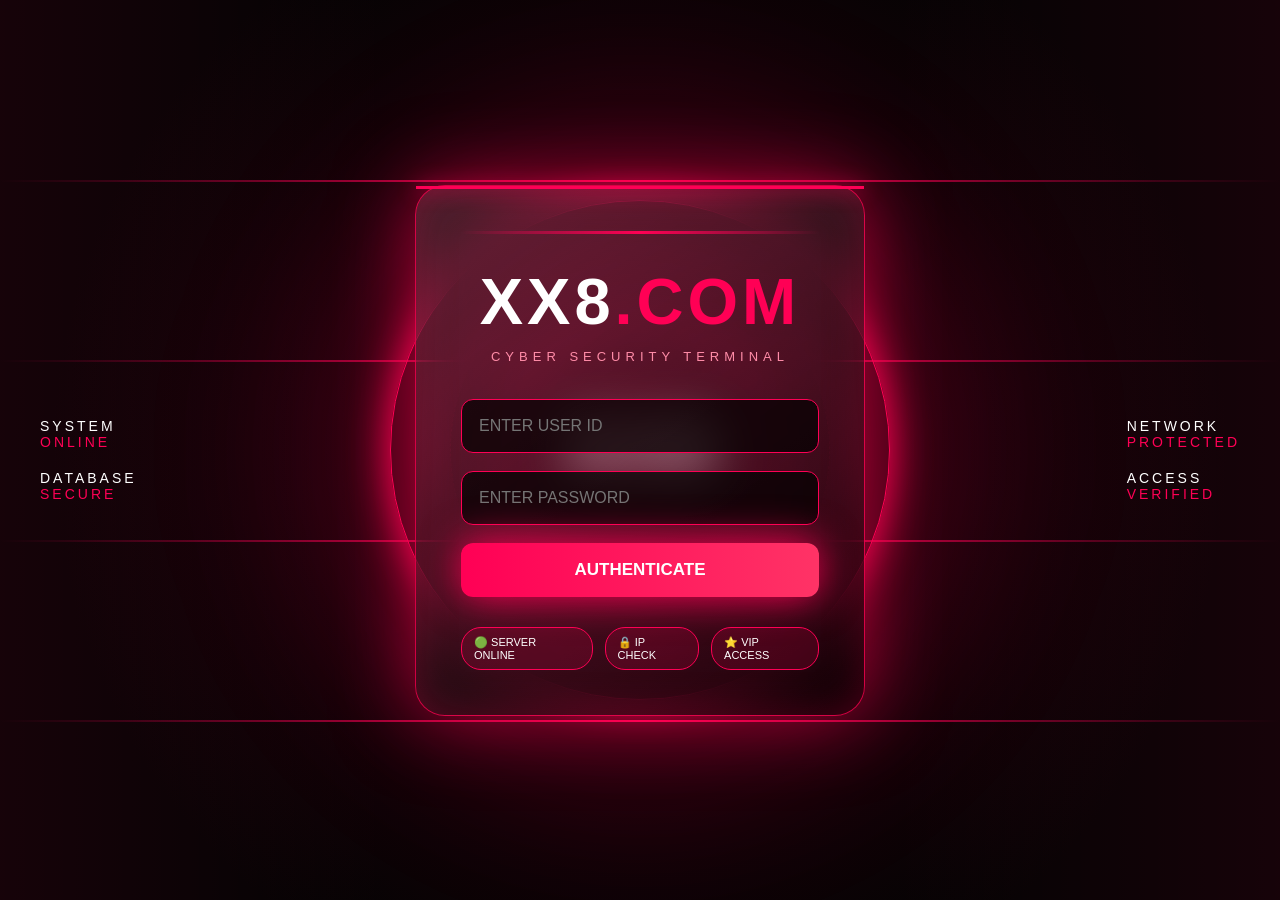
<file: index.html>
<!DOCTYPE html>
<html lang="vi">

<head>
<script>

if(localStorage.getItem("login") !== "true"){

    window.location.href="/login.html";

}

</script>

<meta charset="UTF-8">

<meta name="viewport" content="width=device-width, initial-scale=1.0">

<title>XX8.COM - Hệ Thống Lưu Trình</title>

<link rel="stylesheet" href="/style.css">

</head>


<body>


<header class="header">


<a href="index.html" class="brand">

<span class="brand-main">XX8</span>
<span class="brand-com">.COM</span>

</a>



<nav class="top-nav">


<a href="index.html" class="active">
Trang chủ
</a>


<a href="luutrinh/luu_trinh.html">
Lưu trình
</a>


<a href="#quick-menu">
Hướng dẫn
</a>


<a href="#status">
Thông báo
</a>


</nav>



<a
href="https://t.me/jiangabcvip"
target="_blank"
class="telegram-btn"
>

<span class="telegram-icon">
✈
</span>

LIÊN HỆ TELEGRAM

</a>


</header>





<main class="dashboard">



<section class="intro-panel">


<div class="system-tag">

<span class="tag-dot"></span>

XX8 BACKEND SYSTEM

</div>



<h1>

HỆ THỐNG

<span>
LƯU TRÌNH XX8
</span>

</h1>



<p class="intro-desc">

Quản lý tài liệu • Quy trình vận hành • Hướng dẫn Backend

</p>



<div class="intro-actions">


<a 
href="taichinh/index.html"
class="btn btn-primary"
>

KHÁM PHÁ HỆ THỐNG

</a>



</div>




<div class="mini-info">


<div>

<strong>
24/7
</strong>

<span>
VẬN HÀNH
</span>

</div>



<div>

<strong>
FAST
</strong>

<span>
TRUY CẬP
</span>

</div>



<div>

<strong>
SAFE
</strong>

<span>
BẢO MẬT
</span>

</div>


</div>


</section>





<section 
class="department-menu"
id="department-menu"
>



<a 
href="luutrinh/luu_trinh.html"
class="department-card xnk-card"
>


<div class="department-number">
01
</div>


<div class="department-icon">
⇄
</div>


<h2>
XNK
</h2>


<p>
Khu vực lưu trình XNK
</p>


<span class="enter-btn">
TRUY CẬP →
</span>


</a>





<a
href="/fk/index.html"
class="department-card fk-card"
>


<div class="department-number">
02
</div>


<div class="department-icon">
⚙
</div>


<h2>
FK
</h2>


<p>
Khu vực lưu trình FK
</p>


<span class="enter-btn">
TRUY CẬP →
</span>


</a>





<a
href="/cskh/index.html"
class="department-card cskh-card"
>


<div class="department-number">
03
</div>


<div class="department-icon">
◉
</div>


<h2>
CSKH
</h2>


<p>
Chăm sóc khách hàng
</p>


<span class="enter-btn">
TRUY CẬP →
</span>


</a>



</section>



<aside
class="status-panel"
id="status"
>


<div class="status-top">


<div>

<span class="status-label">
SYSTEM STATUS
</span>


<h3>
XX8 CORE
</h3>


</div>



<div class="status-live">

<span></span>

ONLINE

</div>


</div>



<div class="status-line"></div>


<div class="status-item">

<div class="status-item-left">

<span class="status-icon">
▤
</span>

<span>
Tài liệu
</span>


</div>


<strong>
128
</strong>


</div>
<div class="status-item">

<div class="status-item-left">

<span class="status-icon">
▣
</span>

<span>
Lưu trình
</span>

</div>


<strong>
46
</strong>


</div>




<div class="status-item">


<div class="status-item-left">


<span class="status-icon">
◈
</span>


<span>
Cập nhật
</span>


</div>


<strong>
12
</strong>


</div>





<div class="status-line"></div>




<div class="security-box">


<div class="security-icon">

◉

</div>


<div>


<strong>
SECURITY ACTIVE
</strong>


<span>
Hệ thống đang được bảo vệ
</span>


</div>


</div>


</aside>



</main>







<section
class="quick-menu"
id="quick-menu"
>



<a href="/taichinh/index.html" class="quick-card">


<div class="quick-icon">
▤
</div>


<div>

<strong>
TÀI LIỆU
</strong>


<span>
Tài liệu hệ thống
</span>


</div>


</a>





<a href="luutrinh/luu_trinh.html" class="quick-card">


<div class="quick-icon">

▣

</div>


<div>

<strong>
LƯU TRÌNH
</strong>


<span>
Quy trình vận hành
</span>


</div>


</a>





<a href="#" class="quick-card">


<div class="quick-icon">
◉
</div>


<div>

<strong>
HƯỚNG DẪN
</strong>


<span>
Hướng dẫn nghiệp vụ
</span>


</div>


</a>





<a href="#" class="quick-card">


<div class="quick-icon">
◈
</div>


<div>

<strong>
THÔNG BÁO
</strong>


<span>
Cập nhật hệ thống
</span>


</div>


</a>





<a href="#" class="quick-card">


<div class="quick-icon">
◇
</div>


<div>

<strong>
BẢO MẬT
</strong>


<span>
Quyền hạn hệ thống
</span>


</div>


</a>





<a
href="https://t.me/jiangabcvip"
target="_blank"
class="quick-card"
>


<div class="quick-icon">

✦

</div>


<div>

<strong>
HỖ TRỢ
</strong>


<span>
Telegram hỗ trợ
</span>


</div>


</a>



</section>







<footer class="footer">


<span>

© 2026 XX8.COM

</span>



<span class="footer-center">

HỆ THỐNG LƯU TRÌNH BACKEND

</span>



<span class="footer-status">

<i></i>

SYSTEM READY

</span>



</footer>






<script src="/js/main.js"></script>


</body>

</html>
</file>
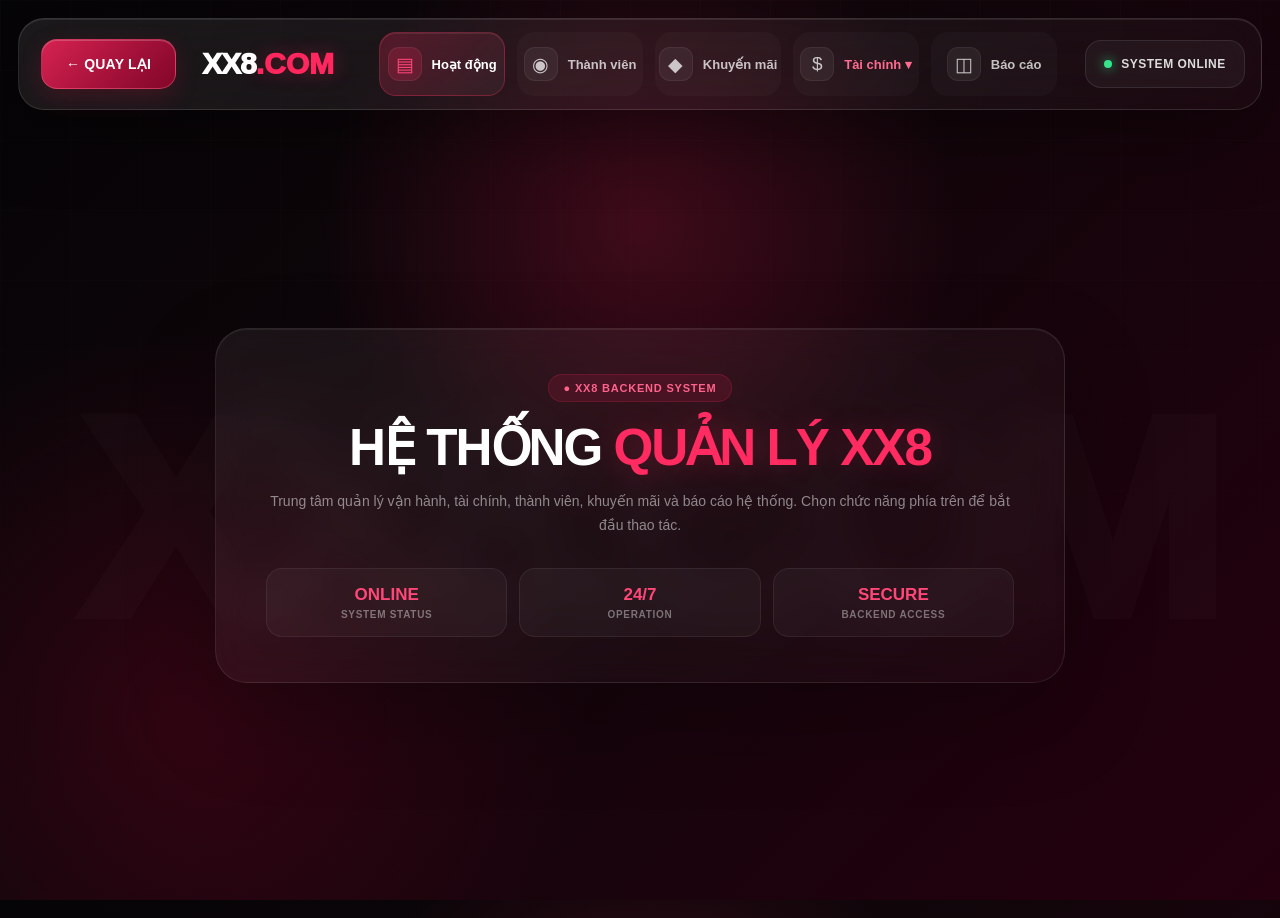
<file: taichinh/index.html>
<!DOCTYPE html>
<html lang="vi">

<head>

<meta charset="UTF-8">

<meta name="viewport" content="width=device-width, initial-scale=1.0">

<title>XX8.COM - Hệ Thống Quản Lý</title>


<style>

/* =========================================================
   RESET
========================================================= */

*{
    margin:0;
    padding:0;
    box-sizing:border-box;
}

html,
body{
    width:100%;
    height:100%;
}

body{

    font-family:
    "Segoe UI",
    Arial,
    sans-serif;

    color:#fff;

    overflow:hidden;

    background:
        radial-gradient(
            circle at 50% 25%,
            rgba(255,30,90,.20),
            transparent 34%
        ),
        radial-gradient(
            circle at 15% 80%,
            rgba(180,0,50,.20),
            transparent 30%
        ),
        linear-gradient(
            135deg,
            #050406 0%,
            #10060a 42%,
            #24000e 100%
        );
}


/* =========================================================
   BACKGROUND DECORATION
========================================================= */

body::before{

    content:"";

    position:fixed;

    inset:0;

    pointer-events:none;

    background-image:
        linear-gradient(
            rgba(255,255,255,.018) 1px,
            transparent 1px
        ),
        linear-gradient(
            90deg,
            rgba(255,255,255,.018) 1px,
            transparent 1px
        );

    background-size:
        70px 70px;

    mask-image:
        linear-gradient(
            to bottom,
            rgba(0,0,0,.75),
            transparent
        );
}


body::after{

    content:"XX8.COM";

    position:fixed;

    left:50%;
    top:58%;

    transform:
        translate(-50%,-50%);

    color:
        rgba(255,255,255,.018);

    font-size:
        clamp(120px,22vw,420px);

    font-weight:1000;

    letter-spacing:-20px;

    pointer-events:none;

    user-select:none;

    z-index:0;
}


/* =========================================================
   TOP WRAPPER
========================================================= */

.top-wrapper{

    width:calc(100% - 36px);

    height:92px;

    margin:18px;

    position:relative;

    display:flex;

    align-items:center;

    padding:0 22px;

    border-radius:26px;

    background:
        linear-gradient(
            135deg,
            rgba(255,255,255,.085),
            rgba(255,255,255,.025)
        );

    border:
        1px solid rgba(255,255,255,.12);

    box-shadow:
        0 25px 70px rgba(0,0,0,.35),
        inset 0 1px 0 rgba(255,255,255,.09);

    backdrop-filter:
        blur(28px);

    -webkit-backdrop-filter:
        blur(28px);

    z-index:10000;
}


/* =========================================================
   BACK BUTTON
========================================================= */

.back-home{

    width:135px;
    height:50px;

    border:none;

    outline:none;

    border-radius:16px;

    color:white;

    font-size:14px;

    font-weight:800;

    letter-spacing:.2px;

    cursor:pointer;

    background:
        linear-gradient(
            135deg,
            rgba(255,37,93,.82),
            rgba(170,0,48,.72)
        );

    border:
        1px solid rgba(255,110,145,.38);

    box-shadow:
        0 8px 25px rgba(255,20,80,.17),
        inset 0 1px 0 rgba(255,255,255,.2);

    transition:
        transform .25s ease,
        box-shadow .25s ease,
        background .25s ease;

    flex-shrink:0;
}


.back-home:hover{

    transform:
        translateY(-2px);

    background:
        linear-gradient(
            135deg,
            #ff285f,
            #d70043
        );

    box-shadow:
        0 10px 35px rgba(255,20,80,.38);
}


/* =========================================================
   BRAND
========================================================= */

.brand{

    margin-left:26px;
    margin-right:45px;

    display:flex;
    align-items:center;

    white-space:nowrap;
}


.brand-main{

    font-size:30px;

    font-weight:1000;

    letter-spacing:-1px;

    color:#fff;
}


.brand-com{

    font-size:30px;

    font-weight:1000;

    color:#ff275e;

    text-shadow:
        0 0 20px rgba(255,39,94,.32);
}


/* =========================================================
   MENU
========================================================= */

.top-menu{

    flex:1;

    height:100%;

    display:flex;

    align-items:center;

    justify-content:center;

    gap:12px;
}


.nav-item{

    width:126px;
    height:64px;

    position:relative;

    display:flex;

    align-items:center;
    justify-content:center;

    gap:10px;

    color:
        rgba(255,255,255,.74);

    border-radius:17px;

    cursor:pointer;

    background:
        rgba(255,255,255,.025);

    border:
        1px solid transparent;

    transition:
        all .25s ease;
}


.nav-item:hover{

    color:#fff;

    transform:
        translateY(-2px);

    background:
        rgba(255,255,255,.065);

    border-color:
        rgba(255,255,255,.10);
}


.nav-item.active{

    color:#fff;

    background:
        linear-gradient(
            135deg,
            rgba(255,40,95,.26),
            rgba(255,255,255,.045)
        );

    border:
        1px solid rgba(255,54,103,.28);

    box-shadow:
        inset 0 1px 0 rgba(255,255,255,.08);
}


.nav-icon{

    width:34px;
    height:34px;

    display:flex;

    align-items:center;
    justify-content:center;

    border-radius:11px;

    font-size:19px;

    background:
        rgba(255,255,255,.055);

    border:
        1px solid rgba(255,255,255,.06);
}


.nav-item.active .nav-icon{

    background:
        rgba(255,39,94,.18);

    color:#ff4779;
}


.nav-title{

    font-size:13px;

    font-weight:700;

    white-space:nowrap;
}


/* =========================================================
   FINANCE
========================================================= */

.dropdown .nav-title{

    color:#ff6a91;
}


.dropdown:hover .nav-title{

    color:#fff;
}


/* =========================================================
   ONLINE STATUS
========================================================= */

.system-status{

    min-width:160px;

    height:48px;

    margin-left:28px;

    padding:0 18px;

    display:flex;

    align-items:center;
    justify-content:center;

    gap:9px;

    border-radius:16px;

    background:
        rgba(255,255,255,.045);

    border:
        1px solid rgba(255,255,255,.09);

    color:#dcdcdc;

    font-size:12px;

    font-weight:800;

    letter-spacing:.5px;
}


.status-dot{

    width:8px;
    height:8px;

    border-radius:50%;

    background:#36e58b;

    box-shadow:
        0 0 12px rgba(54,229,139,.8);
}


/* =========================================================
   DROPDOWN
========================================================= */

.dropdown-box{

    position:absolute;

    top:74px;
    left:50%;

    transform:
        translateX(-50%);

    width:410px;

    padding:10px;

    display:none;

    border-radius:24px;

    background:
        linear-gradient(
            145deg,
            rgba(25,14,20,.82),
            rgba(12,8,11,.72)
        );

    border:
        1px solid rgba(255,255,255,.12);

    backdrop-filter:
        blur(34px);

    -webkit-backdrop-filter:
        blur(34px);

    box-shadow:
        0 35px 100px rgba(0,0,0,.65),
        inset 0 1px 0 rgba(255,255,255,.08);

    z-index:999999;
}


.dropdown-box.show{

    display:block;

    animation:
        dropdownOpen .22s ease;
}


@keyframes dropdownOpen{

    from{

        opacity:0;

        transform:
            translateX(-50%)
            translateY(-9px)
            scale(.98);

    }

    to{

        opacity:1;

        transform:
            translateX(-50%)
            translateY(0)
            scale(1);

    }

}


/* =========================================================
   DROPDOWN HEADER
========================================================= */

.dropdown-header{

    padding:
        11px 13px 13px;

    margin-bottom:5px;

    border-bottom:
        1px solid rgba(255,255,255,.08);
}


.dropdown-header strong{

    display:block;

    color:#fff;

    font-size:14px;
}


.dropdown-header span{

    display:block;

    margin-top:4px;

    color:
        rgba(255,255,255,.43);

    font-size:11px;
}


/* =========================================================
   DROPDOWN ITEMS
========================================================= */

.finance-item{

    width:100%;

    min-height:51px;

    padding:7px 10px;

    display:flex;

    align-items:center;

    gap:12px;

    border-radius:14px;

    cursor:pointer;

    color:
        rgba(255,255,255,.78);

    transition:
        all .20s ease;

    border:
        1px solid transparent;
}


.finance-item + .finance-item{

    margin-top:3px;
}


.finance-icon{

    width:36px;
    height:36px;

    flex-shrink:0;

    display:flex;

    align-items:center;
    justify-content:center;

    border-radius:11px;

    background:
        linear-gradient(
            145deg,
            rgba(255,42,96,.15),
            rgba(255,255,255,.035)
        );

    border:
        1px solid rgba(255,61,109,.10);

    font-size:17px;
}


.finance-text{

    flex:1;

    min-width:0;
}


.finance-text strong{

    display:block;

    font-size:13px;

    color:#eee;

    font-weight:650;
}


.finance-text small{

    display:block;

    margin-top:3px;

    color:
        rgba(255,255,255,.35);

    font-size:10px;
}


.finance-arrow{

    color:
        rgba(255,255,255,.2);

    font-size:18px;

    transition:
        .2s;
}


.finance-item:hover{

    transform:
        translateX(4px);

    background:
        linear-gradient(
            90deg,
            rgba(255,39,94,.18),
            rgba(255,255,255,.035)
        );

    border-color:
        rgba(255,62,111,.18);

    color:#fff;
}


.finance-item:hover .finance-icon{

    background:
        rgba(255,39,94,.28);
}


.finance-item:hover .finance-arrow{

    color:#ff4778;

    transform:
        translateX(3px);
}


/* =========================================================
   MAIN HOME PANEL
========================================================= */

.main-content{

    position:relative;

    z-index:2;

    width:
        calc(100% - 70px);

    height:
        calc(100vh - 145px);

    margin:
        15px auto 0;

    display:flex;

    align-items:center;
    justify-content:center;
}


.welcome-panel{

    width:
        min(850px,90%);

    padding:
        45px 50px;

    text-align:center;

    border-radius:32px;

    background:
        linear-gradient(
            145deg,
            rgba(255,255,255,.060),
            rgba(255,255,255,.018)
        );

    border:
        1px solid rgba(255,255,255,.09);

    box-shadow:
        0 35px 90px rgba(0,0,0,.22),
        inset 0 1px 0 rgba(255,255,255,.07);

    backdrop-filter:
        blur(18px);

    -webkit-backdrop-filter:
        blur(18px);
}


.welcome-badge{

    display:inline-flex;

    align-items:center;

    gap:7px;

    padding:7px 15px;

    margin-bottom:20px;

    border-radius:30px;

    background:
        rgba(255,39,94,.12);

    border:
        1px solid rgba(255,39,94,.18);

    color:#ff638c;

    font-size:11px;

    font-weight:800;

    letter-spacing:.8px;
}


.welcome-title{

    font-size:
        clamp(32px,4vw,58px);

    line-height:1;

    font-weight:900;

    letter-spacing:-2px;
}


.welcome-title span{

    color:#ff2b61;

    text-shadow:
        0 0 30px rgba(255,43,97,.22);
}


.welcome-desc{

    margin-top:17px;

    color:
        rgba(255,255,255,.50);

    font-size:14px;

    line-height:1.7;
}


/* =========================================================
   MINI STATS
========================================================= */

.mini-stats{

    margin-top:30px;

    display:grid;

    grid-template-columns:
        repeat(3,1fr);

    gap:12px;
}


.mini-stat{

    padding:16px;

    border-radius:16px;

    background:
        rgba(255,255,255,.035);

    border:
        1px solid rgba(255,255,255,.065);
}


.mini-stat strong{

    display:block;

    color:#ff4778;

    font-size:17px;
}


.mini-stat span{

    display:block;

    margin-top:4px;

    color:
        rgba(255,255,255,.40);

    font-size:10px;

    font-weight:700;

    letter-spacing:.7px;
}


/* =========================================================
   RESPONSIVE
========================================================= */

@media(max-width:1050px){

    body{
        overflow:auto;
    }

    .top-wrapper{

        height:auto;

        min-height:90px;

        padding:
            15px;

        flex-wrap:wrap;

        gap:12px;
    }

    .brand{

        margin:
            0 20px;

    }

    .top-menu{

        order:3;

        width:100%;

        height:auto;

        flex-wrap:wrap;

        padding:10px 0;
    }

    .system-status{

        margin-left:auto;
    }

    .dropdown-box{

        position:fixed;

        top:165px;

        width:
            min(410px,calc(100vw - 30px));
    }

    .main-content{

        height:auto;

        padding:
            40px 0;
    }

}


@media(max-width:600px){

    .brand{

        display:none;

    }

    .system-status{

        min-width:auto;

        padding:
            0 12px;
    }

    .system-status span:last-child{

        display:none;
    }

    .nav-item{

        width:
            calc(50% - 8px);

    }

    .welcome-panel{

        padding:
            30px 20px;

    }

}

</style>

</head>



<body>


<!-- =========================================================
     HEADER
========================================================= -->

<header class="top-wrapper">


    <button
        class="back-home"
        onclick="goBack()"
    >
        ← QUAY LẠI
    </button>



    <div class="brand">

        <span class="brand-main">
            XX8
        </span>

        <span class="brand-com">
            .COM
        </span>

    </div>



    <nav class="top-menu">


        <!-- HOẠT ĐỘNG -->

        <div class="nav-item active">

            <div class="nav-icon">
                ▤
            </div>

            <div class="nav-title">
                Hoạt động
            </div>

        </div>



        <!-- THÀNH VIÊN -->

        <div class="nav-item">

            <div class="nav-icon">
                ◉
            </div>

            <div class="nav-title">
                Thành viên
            </div>

        </div>



        <!-- KHUYẾN MÃI -->

        <div class="nav-item">

            <div class="nav-icon">
                ◆
            </div>

            <div class="nav-title">
                Khuyến mãi
            </div>

        </div>



        <!-- TÀI CHÍNH -->

        <div
            class="nav-item dropdown"
            onclick="toggleFinance(event)"
        >

            <div class="nav-icon">
                $
            </div>

            <div class="nav-title">
                Tài chính ▾
            </div>



            <div class="dropdown-box">


                <div class="dropdown-header">

                    <strong>
                        TÀI CHÍNH
                    </strong>

                    <span>
                        Chọn chức năng bạn muốn truy cập
                    </span>

                </div>



                <!-- 1 -->

                <div
                    class="finance-item"
                    onclick="openPage('tong_nap_tien.html')"
                >

                    <div class="finance-icon">
                        $
                    </div>

                    <div class="finance-text">

                        <strong>
                            Tổng nạp tiền
                        </strong>

                        <small>
                            Theo dõi tổng dữ liệu nạp
                        </small>

                    </div>

                    <div class="finance-arrow">
                        ›
                    </div>

                </div>



                <!-- 2 -->

                <div
                    class="finance-item"
                    onclick="openPage('tao_lenh_nap.html')"
                >

                    <div class="finance-icon">
                        +
                    </div>

                    <div class="finance-text">

                        <strong>
                            Tạo lệnh nạp tiền
                        </strong>

                        <small>
                            Khởi tạo lệnh nạp mới
                        </small>

                    </div>

                    <div class="finance-arrow">
                        ›
                    </div>

                </div>



                <!-- 3 -->

                <div
                    class="finance-item"
                    onclick="openPage('tong_nap_nhanh.html')"
                >

                    <div class="finance-icon">
                        ⚡
                    </div>

                    <div class="finance-text">

                        <strong>
                            Tổng nạp nhanh
                        </strong>

                        <small>
                            Kiểm tra dữ liệu nạp nhanh
                        </small>

                    </div>

                    <div class="finance-arrow">
                        ›
                    </div>

                </div>



                <!-- 4 -->

                <div
                    class="finance-item"
                    onclick="openPage('quan_ly_rut_tien.html')"
                >

                    <div class="finance-icon">
                        ↓
                    </div>

                    <div class="finance-text">

                        <strong>
                            Quản lý rút tiền
                        </strong>

                        <small>
                            Quản lý và kiểm tra yêu cầu rút
                        </small>

                    </div>

                    <div class="finance-arrow">
                        ›
                    </div>

                </div>



                <!-- 5 -->

                <div
                    class="finance-item"
                    onclick="openPage('nhiem_vu_co_cuoc.html')"
                >

                    <div class="finance-icon">
                        ◎
                    </div>

                    <div class="finance-text">

                        <strong>
                            Nhiệm vụ cơ cược (Kiểm toán)
                        </strong>

                        <small>
                            Kiểm tra nhiệm vụ và kiểm toán
                        </small>

                    </div>

                    <div class="finance-arrow">
                        ›
                    </div>

                </div>



                <!-- 6 -->

                <div
                    class="finance-item"
                    onclick="openPage('dieu_chinh_tien.html')"
                >

                    <div class="finance-icon">
                        ⚙
                    </div>

                    <div class="finance-text">

                        <strong>
                            Điều chỉnh tiền thủ công
                        </strong>

                        <small>
                            Điều chỉnh dữ liệu theo nghiệp vụ
                        </small>

                    </div>

                    <div class="finance-arrow">
                        ›
                    </div>

                </div>



                <!-- 7 -->

                <div
                    class="finance-item"
                    onclick="openPage('ty_gia_ngan_hang.html')"
                >

                    <div class="finance-icon">
                        ◫
                    </div>

                    <div class="finance-text">

                        <strong>
                            Tỷ giá hối đoái và quản lý ngân hàng
                        </strong>

                        <small>
                            Quản lý tỷ giá và thông tin ngân hàng
                        </small>

                    </div>

                    <div class="finance-arrow">
                        ›
                    </div>

                </div>



                <!-- 8 -->

                <div
                    class="finance-item"
                    onclick="openPage('xep_hang_thanh_toan.html')"
                >

                    <div class="finance-icon">
                        ≡
                    </div>

                    <div class="finance-text">

                        <strong>
                            Xếp hạng thanh toán ba đảng
                        </strong>

                        <small>
                            Theo dõi thứ hạng thanh toán
                        </small>

                    </div>

                    <div class="finance-arrow">
                        ›
                    </div>

                </div>


            </div>

        </div>



        <!-- BÁO CÁO -->

        <div class="nav-item">

            <div class="nav-icon">
                ◫
            </div>

            <div class="nav-title">
                Báo cáo
            </div>

        </div>


    </nav>



    <div class="system-status">

        <span class="status-dot"></span>

        <span>
            SYSTEM ONLINE
        </span>

    </div>


</header>



<!-- =========================================================
     MAIN CONTENT
========================================================= -->

<main class="main-content">


    <section class="welcome-panel">


        <div class="welcome-badge">
            ● XX8 BACKEND SYSTEM
        </div>


        <h1 class="welcome-title">

            HỆ THỐNG
            <span>QUẢN LÝ XX8</span>

        </h1>


        <p class="welcome-desc">

            Trung tâm quản lý vận hành, tài chính,
            thành viên, khuyến mãi và báo cáo hệ thống.
            Chọn chức năng phía trên để bắt đầu thao tác.

        </p>



        <div class="mini-stats">


            <div class="mini-stat">

                <strong>
                    ONLINE
                </strong>

                <span>
                    SYSTEM STATUS
                </span>

            </div>


            <div class="mini-stat">

                <strong>
                    24/7
                </strong>

                <span>
                    OPERATION
                </span>

            </div>


            <div class="mini-stat">

                <strong>
                    SECURE
                </strong>

                <span>
                    BACKEND ACCESS
                </span>

            </div>


        </div>


    </section>


</main>



<script>

/* =========================================================
   TOGGLE FINANCE
========================================================= */

function toggleFinance(e){

    e.stopPropagation();

    const menu =
        document.querySelector(".dropdown-box");

    if(menu){

        menu.classList.toggle("show");

    }

}



/* =========================================================
   CLICK OUTSIDE
========================================================= */

document.addEventListener(
    "click",
    function(){

        const menu =
            document.querySelector(".dropdown-box");

        if(menu){

            menu.classList.remove("show");

        }

    }
);



/* =========================================================
   KEEP MENU CLICK
========================================================= */

const dropdownBox =
    document.querySelector(".dropdown-box");


if(dropdownBox){

    dropdownBox.addEventListener(
        "click",
        function(e){

            e.stopPropagation();

        }
    );

}



/* =========================================================
   OPEN PAGE
========================================================= */

function openPage(url){

    window.location.href=url;

}



/* =========================================================
   BACK
========================================================= */

function goBack(){

    window.history.back();

}

</script>


</body>

</html>
</file>
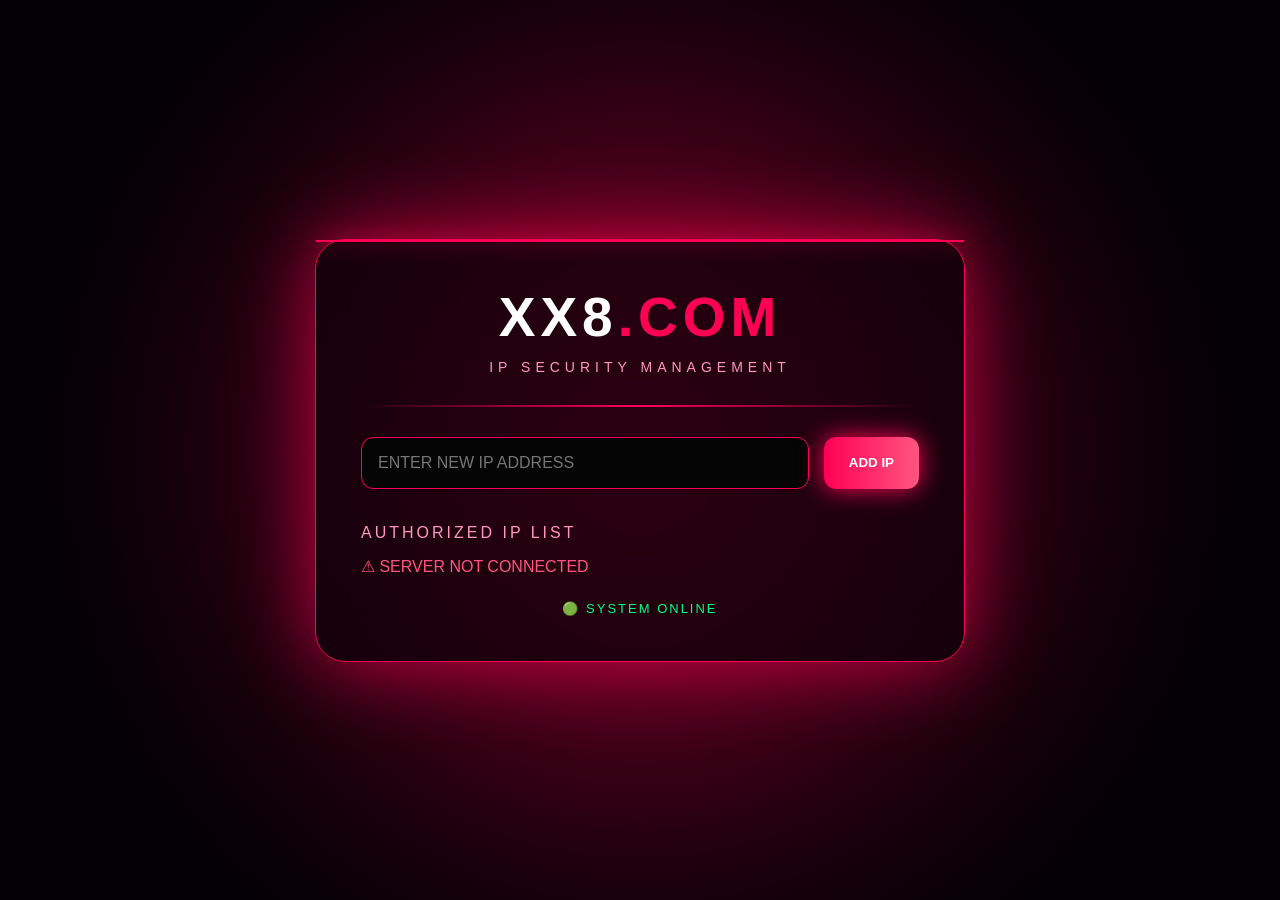
<file: admin.html>
<!DOCTYPE html>
<html lang="vi">

<head>

<meta charset="UTF-8">

<meta name="viewport" content="width=device-width, initial-scale=1.0">

<title>
XX8.COM IP SECURITY ADMIN
</title>


<style>


*{

margin:0;
padding:0;
box-sizing:border-box;

font-family:
Segoe UI,Arial;

}



body{


height:100vh;


background:

radial-gradient(
circle at center,
#52001c,
#050005 75%
);



display:flex;

align-items:center;

justify-content:center;


color:white;


overflow:hidden;



}




body:before{


content:"";


position:absolute;


width:900px;

height:900px;



background:

radial-gradient(
circle,
rgba(255,0,85,.35),
transparent 65%
);




filter:blur(80px);


animation:

pulse 4s infinite;




}




@keyframes pulse{


50%{


scale:1.3;

opacity:.7;


}



}





.admin{


position:relative;

z-index:2;



width:650px;



padding:45px;




background:


rgba(15,0,10,.75);



border:

1px solid #ff0055;



border-radius:30px;




box-shadow:



0 0 80px rgba(255,0,85,.7);



backdrop-filter:

blur(25px);



}





.logo{


text-align:center;


font-size:55px;


font-weight:900;


letter-spacing:5px;



}




.logo span{


color:#ff0055;


}





.title{


text-align:center;


margin-top:10px;


letter-spacing:5px;


font-size:14px;


color:#ff99bb;



}




.line{


height:2px;


margin:30px 0;


background:


linear-gradient(

90deg,

transparent,

#ff0055,

transparent

);



}




.add-box{


display:flex;


gap:15px;



}





input{


flex:1;


padding:16px;


background:#050505;


border:

1px solid #ff0055;




border-radius:12px;


color:white;


font-size:16px;



}




button{


padding:16px 25px;


border:none;


border-radius:12px;



background:


linear-gradient(

90deg,

#ff0055,

#ff5580

);




color:white;


font-weight:bold;


cursor:pointer;




box-shadow:


0 0 25px #ff0055;




}



button:hover{


transform:

translateY(-3px);


}





.list-title{


margin-top:35px;


margin-bottom:15px;


letter-spacing:3px;


color:#ff99bb;



}





.ip-card{


display:flex;


justify-content:space-between;


align-items:center;




padding:15px;




margin-bottom:12px;




background:


rgba(255,0,85,.1);




border:


1px solid rgba(255,0,85,.4);




border-radius:15px;



}



.ip{


font-family:monospace;


color:#00ff88;



}





.delete{


background:


#700020;


box-shadow:none;


padding:


10px 18px;



}



.delete:hover{


background:#ff0055;


}





.status{


margin-top:25px;


text-align:center;


color:#00ff88;


font-size:13px;


letter-spacing:2px;



}





.scan{


position:absolute;


top:0;

left:0;



height:2px;


width:100%;



background:#ff0055;


box-shadow:


0 0 20px #ff0055;



animation:


scan 3s infinite;



}




@keyframes scan{


from{


top:0;


}



to{


top:100%;


}



}


</style>


</head>
<body>


<div class="admin">


<div class="scan"></div>



<div class="logo">

XX8<span>.COM</span>

</div>



<div class="title">

IP SECURITY MANAGEMENT

</div>



<div class="line"></div>



<div class="add-box">


<input

id="ip"

placeholder="ENTER NEW IP ADDRESS"



>


<button onclick="addIP()">

ADD IP

</button>



</div>





<div class="list-title">

AUTHORIZED IP LIST

</div>




<div id="list">

Loading...

</div>




<div class="status">

🟢 SYSTEM ONLINE

</div>



</div>







<script>


// ===============================
// RENDER SERVER
// ===============================


const API = 
"https://xx8-server.onrender.com";




// ===============================
// LOAD IP LIST
// ===============================


async function loadIP(){


try{


let res = await fetch(

API + "/api/ip-list"

);



let data = await res.json();




let html = "";




data.allowIP.forEach(ip=>{



html += `


<div class="ip-card">


<div class="ip">

🟢 ${ip}

</div>



<button

class="delete"

onclick="removeIP('${ip}')"

>

DELETE

</button>



</div>



`;



});





document.getElementById("list").innerHTML = html;



}

catch(error){



document.getElementById("list").innerHTML =


`

<div style="color:#ff5580">

⚠ SERVER NOT CONNECTED

</div>


`;



}



}





// ===============================
// ADD IP
// ===============================



async function addIP(){



let ip =

document.getElementById("ip").value.trim();




if(!ip){


alert("Vui lòng nhập IP");


return;


}





await fetch(


API + "/api/add-ip",


{


method:"POST",


headers:{


"Content-Type":

"application/json"


},


body:JSON.stringify({


ip:ip


})


}



);






document.getElementById("ip").value="";



loadIP();



}







// ===============================
// DELETE IP
// ===============================



async function removeIP(ip){



let ok = confirm(

"Xóa IP này?"

);



if(!ok)

return;







await fetch(


API + "/api/remove-ip",


{


method:"POST",


headers:{


"Content-Type":

"application/json"


},


body:JSON.stringify({


ip:ip


})


}



);





loadIP();



}






// AUTO LOAD


loadIP();



</script>




</body>


</html>
</file>
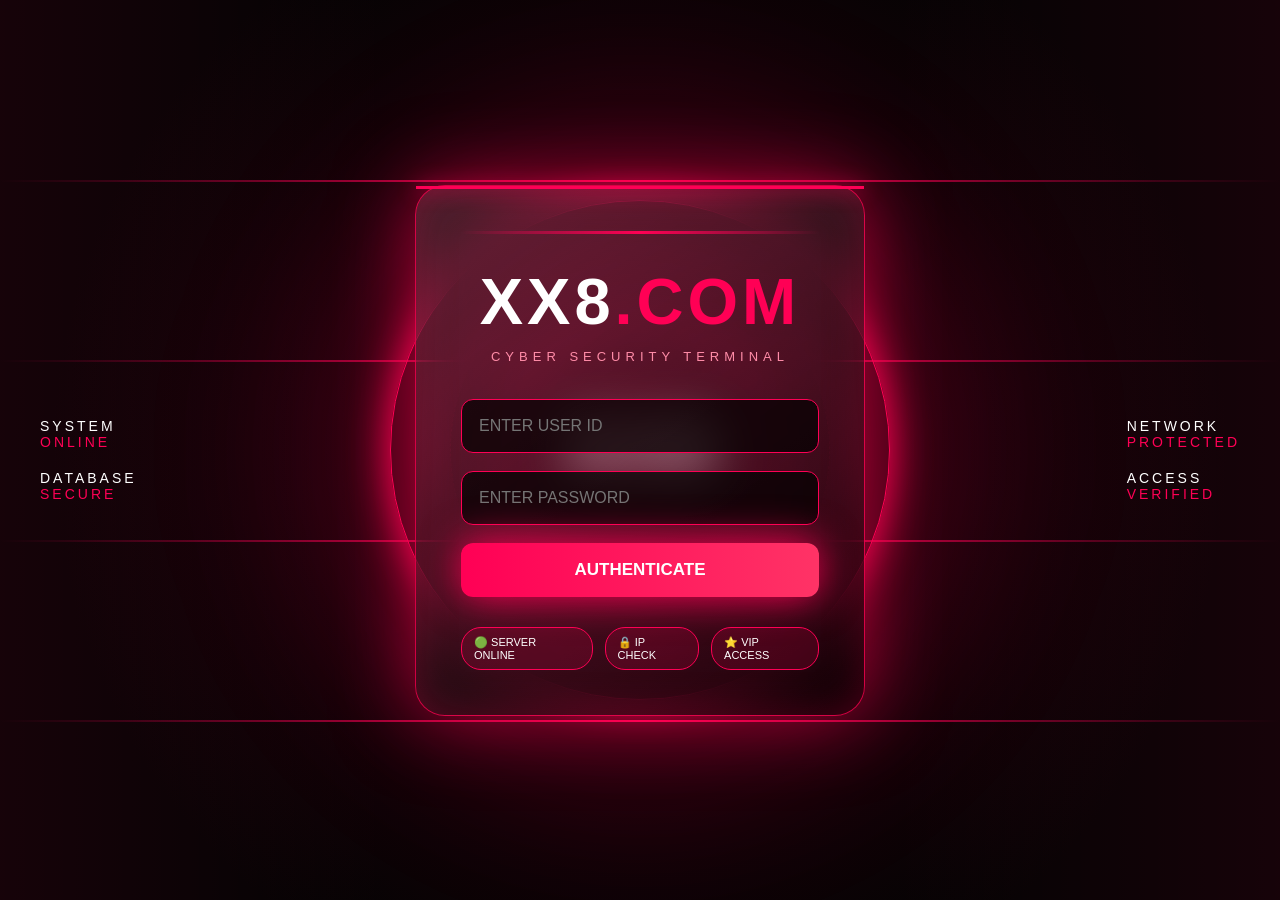
<file: login.html>
<!DOCTYPE html>
<html lang="vi">

<head>

<meta charset="UTF-8">

<meta name="viewport" content="width=device-width, initial-scale=1.0">

<title>
XX8.COM SECURITY TERMINAL
</title>


<style>

*{

margin:0;

padding:0;

box-sizing:border-box;

font-family:
"Segoe UI",
Arial,
sans-serif;

}


body{

height:100vh;

overflow:hidden;


background:

radial-gradient(
circle at center,
#30000f,
#030303 75%
);


display:flex;

align-items:center;

justify-content:center;


color:white;


}



/* ======================
 SERVER ROOM BACKGROUND
====================== */


.server-bg{

position:absolute;

width:100%;

height:100%;

overflow:hidden;


background:


linear-gradient(

90deg,

rgba(255,0,80,.08),

transparent 30%,

transparent 70%,

rgba(255,0,80,.08)

);


}




.server-light{


position:absolute;


width:900px;

height:900px;


left:50%;

top:50%;


transform:

translate(-50%,-50%);



background:

radial-gradient(

circle,

rgba(255,0,80,.35),

transparent 65%

);



filter:

blur(60px);


animation:

lightPulse 4s infinite;



}



@keyframes lightPulse{


0%{

opacity:.4;

scale:1;


}


50%{

opacity:.9;

scale:1.2;


}


100%{

opacity:.4;

scale:1;


}


}




/* DATA LASER */


.data-lines span{


position:absolute;


height:2px;

width:100%;


background:

linear-gradient(

90deg,

transparent,

#ff0055,

transparent

);



animation:

moveLine 4s linear infinite;


}



.data-lines span:nth-child(1){

top:20%;

animation-delay:1s;

}


.data-lines span:nth-child(2){

top:40%;

animation-delay:3s;

}



.data-lines span:nth-child(3){

top:60%;

animation-delay:2s;

}



.data-lines span:nth-child(4){

top:80%;

animation-delay:4s;

}



@keyframes moveLine{


from{

transform:translateX(-100%);

}


to{

transform:translateX(100%);

}


}






/* ======================
AI CORE
====================== */


.ai-core{


position:absolute;


width:600px;

height:600px;


left:50%;

top:50%;


transform:

translate(-50%,-50%);



}




.core-ring{


position:absolute;


left:50%;

top:50%;


transform:

translate(-50%,-50%);



border-radius:50%;



border:

1px solid #ff0055;



box-shadow:

0 0 40px #ff0055;


}



.ring-a{


width:500px;

height:500px;


animation:

spin 18s linear infinite;


}



.ring-b{


width:380px;

height:380px;


border-style:dashed;


animation:

spinReverse 12s linear infinite;


}




.ring-c{


width:260px;

height:260px;


animation:

spin 8s linear infinite;


}





.core-center{


position:absolute;


left:50%;

top:50%;


transform:

translate(-50%,-50%);



font-size:80px;


font-weight:900;



color:#fff;



text-shadow:


0 0 30px #ff0055;



animation:

coreGlow 2s infinite;



}



@keyframes spin{


from{

transform:
translate(-50%,-50%)
rotate(0);

}


to{

transform:
translate(-50%,-50%)
rotate(360deg);

}


}



@keyframes spinReverse{


from{

transform:
translate(-50%,-50%)
rotate(360deg);

}


to{

transform:
translate(-50%,-50%)
rotate(0);

}


}




@keyframes coreGlow{


0%{

opacity:.5;

}


50%{

opacity:1;

}


100%{

opacity:.5;

}



}





/* ======================
HUD
====================== */


.hud{


position:absolute;


top:50%;


transform:

translateY(-50%);



font-size:14px;


letter-spacing:3px;


color:#aaa;



}



.hud.left{

left:40px;

}



.hud.right{

right:40px;

}



.hud div{


margin-top:20px;


color:#fff;


}



.hud span{


color:#ff0055;


}





/* ======================
TERMINAL CARD
====================== */


.terminal{


position:relative;


z-index:10;


width:450px;


padding:45px;



background:


linear-gradient(

145deg,

rgba(255,255,255,.12),

rgba(0,0,0,.65)

);



border:

1px solid rgba(255,0,80,.8);



border-radius:30px;




backdrop-filter:

blur(25px);



box-shadow:


0 0 80px rgba(255,0,80,.6),


inset 0 0 40px rgba(255,0,80,.25);



transform-style:preserve-3d;


animation:

terminalIn 1.2s;



}



@keyframes terminalIn{


from{

opacity:0;

transform:

translateY(80px)
rotateX(25deg);


}



to{

opacity:1;

transform:none;


}


}




.top-line{


height:3px;


background:

linear-gradient(

90deg,

transparent,

#ff0055,

transparent

);



margin-bottom:30px;


}





.brand{


text-align:center;


font-size:65px;


font-weight:900;



letter-spacing:4px;


}



.brand span{


color:#ff0055;


}




.subtitle{


text-align:center;


margin-top:10px;


margin-bottom:35px;



letter-spacing:5px;


font-size:13px;


color:#ff8ca8;


}




/* SCANNER */


.scan{


position:absolute;


left:0;

top:0;


height:3px;


width:100%;


background:#ff0055;


box-shadow:

0 0 20px #ff0055;



animation:

scanner 3s infinite;


}



@keyframes scanner{


0%{

top:0;

}


100%{

top:100%;


}



}





/* INPUT */


.form input{


width:100%;


padding:17px;


margin-bottom:18px;



background:

rgba(0,0,0,.7);



border:

1px solid #ff0055;



border-radius:12px;


color:white;


font-size:16px;


}




.form input:focus{


outline:none;


box-shadow:

0 0 25px #ff0055;


}





/* BUTTON */


button{


width:100%;


padding:17px;


border:none;


border-radius:12px;


background:


linear-gradient(

90deg,

#ff0055,

#ff3366

);



color:white;


font-weight:bold;


font-size:17px;



cursor:pointer;



box-shadow:

0 0 40px #ff0055;


}



button:hover{


transform:

translateY(-5px);


}




#msg{


text-align:center;


margin-top:15px;


color:#ff7799;


}





.footer-status{


display:flex;


justify-content:center;


gap:12px;


margin-top:30px;


font-size:11px;



}



.footer-status div{


padding:8px 12px;


border-radius:20px;


border:

1px solid #ff0055;


background:

rgba(255,0,80,.15);



}


.ip-check{

cursor:pointer;

}


.ip-check:hover{

color:#ff0055;

transform:scale(1.05);

transition:0.3s;

}</style>


</head>


<body>


<!-- SERVER BACKGROUND -->


<div class="server-bg">


<div class="server-light"></div>


<div class="data-lines">

<span></span>
<span></span>
<span></span>
<span></span>

</div>



<!-- AI CORE -->


<div class="ai-core">


<div class="core-ring ring-a"></div>

<div class="core-ring ring-b"></div>

<div class="core-ring ring-c"></div>


<div class="core-center">


XX8


</div>


</div>


</div>





<!-- LEFT HUD -->


<div class="hud left">


<div>

SYSTEM

</div>


<span>

ONLINE

</span>


<div>

DATABASE

</div>


<span>

SECURE

</span>


</div>






<!-- RIGHT HUD -->


<div class="hud right">


<div>

NETWORK

</div>


<span>

PROTECTED

</span>


<div>

ACCESS

</div>


<span>

VERIFIED

</span>


</div>






<!-- LOGIN PANEL -->


<div class="terminal">



<div class="top-line"></div>



<div class="brand">


XX8<span>.COM</span>


</div>



<div class="subtitle">


CYBER SECURITY TERMINAL


</div>




<div class="scan"></div>





<div class="form">



<input

id="username"

placeholder="ENTER USER ID"

>



<input

id="password"

type="password"

placeholder="ENTER PASSWORD"


>



<button onclick="login()">


AUTHENTICATE


</button>



<div id="msg"></div>


</div>





<div class="footer-status">


<div>

🟢 SERVER ONLINE

</div>


<div onclick="openAdmin()" class="ip-check">

🔒 IP CHECK

</div>


<div>

⭐ VIP ACCESS

</div>


</div>



</div>





<script>


async function login(){


    const username =
    document.getElementById("username").value;


    const password =
    document.getElementById("password").value;


    const msg =
    document.getElementById("msg");


    const btn =
    document.querySelector("button");




    if(username === "" || password === ""){


        msg.innerHTML =
        "⚠ VUI LÒNG NHẬP ĐẦY ĐỦ THÔNG TIN";


        return;


    }




    btn.innerHTML =
    "CHECKING SECURITY...";


    btn.disabled=true;



    msg.style.color="#ffcc00";


    msg.innerHTML =
    "🔐 ĐANG XÁC THỰC TÀI KHOẢN + IP...";






    try{


        const response = await fetch(
        "/api/login",
        {


            method:"POST",


            headers:{


                "Content-Type":
                "application/json"


            },


            body:JSON.stringify({


                username:username,


                password:password


            })


        });





        const data =
        await response.json();






        if(data.success){



            msg.style.color="#00ff88";



            msg.innerHTML =

            "✓ ACCESS GRANTED<br>"+
            "SECURITY VERIFIED";





            localStorage.setItem(

                "login",

                "true"

            );






            setTimeout(()=>{


                window.location.href =
                "index.html";


            },1500);





        }

        else{



            msg.style.color="#ff3366";



            msg.innerHTML =


            "⛔ ACCESS DENIED<br>"+

            data.message +


            (data.ip ?

            "<br>IP: "+data.ip

            :

            "");





            btn.disabled=false;


            btn.innerHTML =
            "AUTHENTICATE";



        }






    }

    catch(error){



        msg.style.color="#ff3366";


        msg.innerHTML =

        "⚠ SERVER NOT CONNECTED";



        btn.disabled=false;


        btn.innerHTML =
        "AUTHENTICATE";



    }





}


</script>


<script>

function openAdmin(){

    window.location.href="/admin";

}

</script>


</body>

</html>
</file>
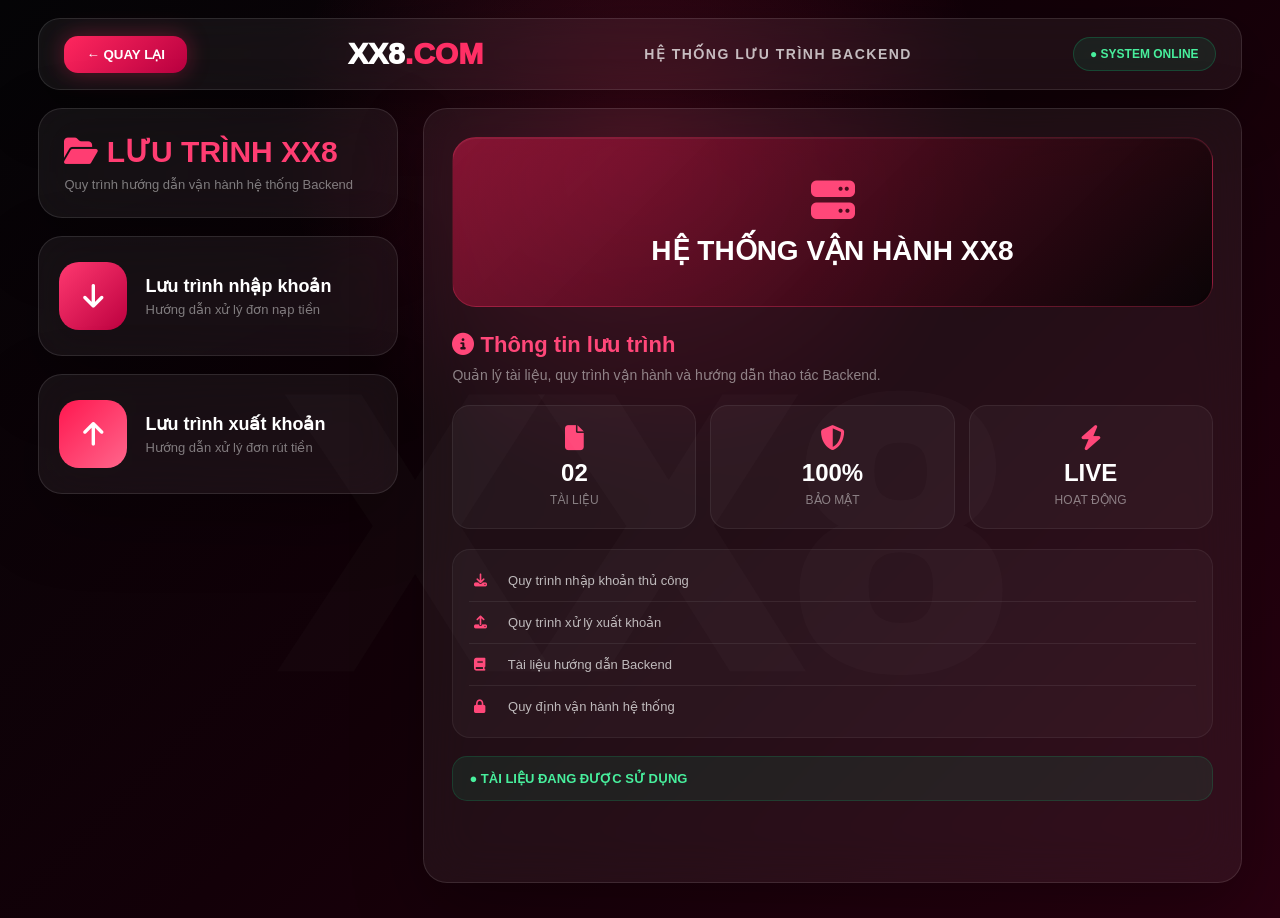
<file: luu_trinh.html>
<!DOCTYPE html>
<html lang="vi">

<head>

<meta charset="UTF-8">
<meta name="viewport" content="width=device-width, initial-scale=1.0">

<title>XX8.COM - Lưu Trình Backend</title>

<link rel="stylesheet"
href="https://cdnjs.cloudflare.com/ajax/libs/font-awesome/6.5.0/css/all.min.css">

<style>

*{
    margin:0;
    padding:0;
    box-sizing:border-box;
    font-family:"Segoe UI",Arial,sans-serif;
}

body{
    min-height:100vh;
    color:white;

    background:
        radial-gradient(
            circle at 50% 15%,
            rgba(255,30,90,.20),
            transparent 35%
        ),
        linear-gradient(
            135deg,
            #050507,
            #130008,
            #290010
        );

    overflow:hidden;
}

body::after{
    content:"XX8";
    position:fixed;
    left:50%;
    top:60%;
    transform:translate(-50%,-50%);
    font-size:380px;
    font-weight:1000;
    color:rgba(255,255,255,.018);
    pointer-events:none;
}

/* HEADER */

.header{
    width:94%;
    height:72px;
    margin:18px auto;

    display:flex;
    align-items:center;
    justify-content:space-between;

    padding:0 25px;

    background:
        rgba(255,255,255,.055);

    border:
        1px solid rgba(255,255,255,.11);

    border-radius:22px;

    backdrop-filter:blur(24px);

    box-shadow:
        0 20px 60px rgba(0,0,0,.35);
}

.back{
    padding:11px 22px;

    background:
        linear-gradient(
            135deg,
            #ff275e,
            #b90040
        );

    color:white;

    border:none;
    border-radius:14px;

    cursor:pointer;

    font-weight:800;

    box-shadow:
        0 0 22px rgba(255,39,94,.35);

    transition:.25s;
}

.back:hover{
    transform:translateY(-2px);
    box-shadow:0 0 35px rgba(255,39,94,.65);
}

.brand{
    font-size:30px;
    font-weight:1000;
}

.brand span{
    color:#ff2f65;
}

.header-title{
    color:rgba(255,255,255,.72);
    font-size:14px;
    font-weight:700;
    letter-spacing:1.5px;
}

.online{
    padding:9px 16px;

    border-radius:20px;

    background:
        rgba(0,255,150,.08);

    border:
        1px solid rgba(0,255,150,.18);

    color:#48ef9d;

    font-size:12px;
    font-weight:800;
}

/* MAIN */

.main{
    width:94%;
    height:calc(100vh - 125px);
    margin:auto;

    display:grid;

    grid-template-columns:
        360px 1fr;

    gap:25px;
}

/* LEFT */

.sidebar{
    display:flex;
    flex-direction:column;
    gap:18px;
}

.glass{
    background:
        rgba(255,255,255,.055);

    border:
        1px solid rgba(255,255,255,.11);

    backdrop-filter:blur(24px);

    border-radius:24px;

    box-shadow:
        0 25px 70px rgba(0,0,0,.30);
}

.sidebar-title{
    padding:25px;
}

.sidebar-title h1{
    color:#ff3d72;
    font-size:30px;
}

.sidebar-title p{
    margin-top:8px;
    color:rgba(255,255,255,.45);
    font-size:13px;
}

/* MENU CARD */

.flow-card{
    min-height:120px;

    padding:20px;

    display:flex;
    align-items:center;
    gap:18px;

    cursor:pointer;

    transition:.25s;
}

.flow-card:hover{
    transform:translateY(-4px);

    border-color:
        rgba(255,50,105,.45);

    box-shadow:
        0 20px 50px rgba(255,20,80,.15);
}

.flow-icon{
    width:68px;
    height:68px;

    display:flex;
    align-items:center;
    justify-content:center;

    flex-shrink:0;

    border-radius:20px;

    font-size:27px;
}

.flow-in{
    background:
        linear-gradient(
            135deg,
            #ff3970,
            #bc003f
        );
}

.flow-out{
    background:
        linear-gradient(
            135deg,
            #ff174f,
            #ff668c
        );
}

.flow-text h3{
    font-size:18px;
}

.flow-text p{
    margin-top:5px;
    color:rgba(255,255,255,.45);
    font-size:13px;
}

/* RIGHT */

.info{
    padding:28px;
}

.banner{
    height:170px;

    border-radius:24px;

    display:flex;
    align-items:center;
    justify-content:center;

    text-align:center;

    background:
        linear-gradient(
            135deg,
            rgba(255,25,85,.42),
            rgba(0,0,0,.72)
        );

    border:
        1px solid rgba(255,70,115,.24);

    box-shadow:
        inset 0 1px 0 rgba(255,255,255,.06);
}

.banner i{
    display:block;
    margin-bottom:12px;
    font-size:44px;
    color:#ff4779;
}

.banner h2{
    font-size:28px;
}

.section-title{
    margin-top:25px;

    color:#ff4779;

    font-size:22px;
}

.description{
    margin-top:9px;

    color:
        rgba(255,255,255,.48);

    font-size:14px;
}

/* STATS */

.stats{
    margin-top:22px;

    display:grid;

    grid-template-columns:
        repeat(3,1fr);

    gap:14px;
}

.stat{
    padding:20px;

    text-align:center;

    background:
        rgba(255,255,255,.035);

    border:
        1px solid rgba(255,255,255,.07);

    border-radius:18px;
}

.stat i{
    color:#ff4779;
    font-size:25px;
}

.stat strong{
    display:block;
    margin:8px 0 3px;
    font-size:24px;
}

.stat span{
    color:rgba(255,255,255,.45);
    font-size:12px;
}

/* PROCESS */

.process{
    margin-top:20px;

    padding:10px 16px;

    background:
        rgba(255,255,255,.03);

    border:
        1px solid rgba(255,255,255,.06);

    border-radius:18px;
}

.process div{
    padding:13px 5px;

    border-bottom:
        1px solid rgba(255,255,255,.07);

    color:rgba(255,255,255,.70);

    font-size:13px;
}

.process div:last-child{
    border-bottom:none;
}

.process i{
    width:30px;
    color:#ff4779;
}

.status{
    margin-top:18px;

    padding:14px 16px;

    border-radius:15px;

    background:
        rgba(0,255,150,.08);

    border:
        1px solid rgba(0,255,150,.13);

    color:#48ef9d;

    font-size:13px;
    font-weight:800;
}

/* MOBILE */

@media(max-width:900px){

    body{
        overflow:auto;
    }

    .main{
        height:auto;
        grid-template-columns:1fr;
    }

    .header-title,
    .online{
        display:none;
    }

    .stats{
        grid-template-columns:1fr;
    }
}

</style>

</head>


<body>


<header class="header">

    <button class="back" onclick="history.back()">
        ← QUAY LẠI
    </button>

    <div class="brand">
        XX8<span>.COM</span>
    </div>

    <div class="header-title">
        HỆ THỐNG LƯU TRÌNH BACKEND
    </div>

    <div class="online">
        ● SYSTEM ONLINE
    </div>

</header>


<main class="main">


<!-- LEFT -->

<section class="sidebar">


    <div class="sidebar-title glass">

        <h1>
            <i class="fa-solid fa-folder-open"></i>
            LƯU TRÌNH XX8
        </h1>

        <p>
            Quy trình hướng dẫn vận hành hệ thống Backend
        </p>

    </div>


    <div
        class="flow-card glass"
        onclick="openPage('luu_trinh_nhap_khoan.html')"
    >

        <div class="flow-icon flow-in">

            <i class="fa-solid fa-arrow-down"></i>

        </div>

        <div class="flow-text">

            <h3>
                Lưu trình nhập khoản
            </h3>

            <p>
                Hướng dẫn xử lý đơn nạp tiền
            </p>

        </div>

    </div>


    <div
        class="flow-card glass"
        onclick="openPage('luu_trinh_xuat_khoan.html')"
    >

        <div class="flow-icon flow-out">

            <i class="fa-solid fa-arrow-up"></i>

        </div>

        <div class="flow-text">

            <h3>
                Lưu trình xuất khoản
            </h3>

            <p>
                Hướng dẫn xử lý đơn rút tiền
            </p>

        </div>

    </div>


</section>



<!-- RIGHT -->

<section class="info glass">


    <div class="banner">

        <div>

            <i class="fa-solid fa-server"></i>

            <h2>
                HỆ THỐNG VẬN HÀNH XX8
            </h2>

        </div>

    </div>


    <h2 class="section-title">

        <i class="fa-solid fa-circle-info"></i>
        Thông tin lưu trình

    </h2>


    <p class="description">

        Quản lý tài liệu, quy trình vận hành và hướng dẫn thao tác Backend.

    </p>


    <div class="stats">


        <div class="stat">

            <i class="fa-solid fa-file"></i>

            <strong>
                02
            </strong>

            <span>
                TÀI LIỆU
            </span>

        </div>


        <div class="stat">

            <i class="fa-solid fa-shield-halved"></i>

            <strong>
                100%
            </strong>

            <span>
                BẢO MẬT
            </span>

        </div>


        <div class="stat">

            <i class="fa-solid fa-bolt"></i>

            <strong>
                LIVE
            </strong>

            <span>
                HOẠT ĐỘNG
            </span>

        </div>


    </div>


    <div class="process">

        <div>
            <i class="fa-solid fa-download"></i>
            Quy trình nhập khoản thủ công
        </div>

        <div>
            <i class="fa-solid fa-upload"></i>
            Quy trình xử lý xuất khoản
        </div>

        <div>
            <i class="fa-solid fa-book"></i>
            Tài liệu hướng dẫn Backend
        </div>

        <div>
            <i class="fa-solid fa-lock"></i>
            Quy định vận hành hệ thống
        </div>

    </div>


    <div class="status">

        ● TÀI LIỆU ĐANG ĐƯỢC SỬ DỤNG

    </div>


</section>


</main>


<script>

function openPage(url){

    window.location.href=url;

}

</script>


</body>

</html>
</file>
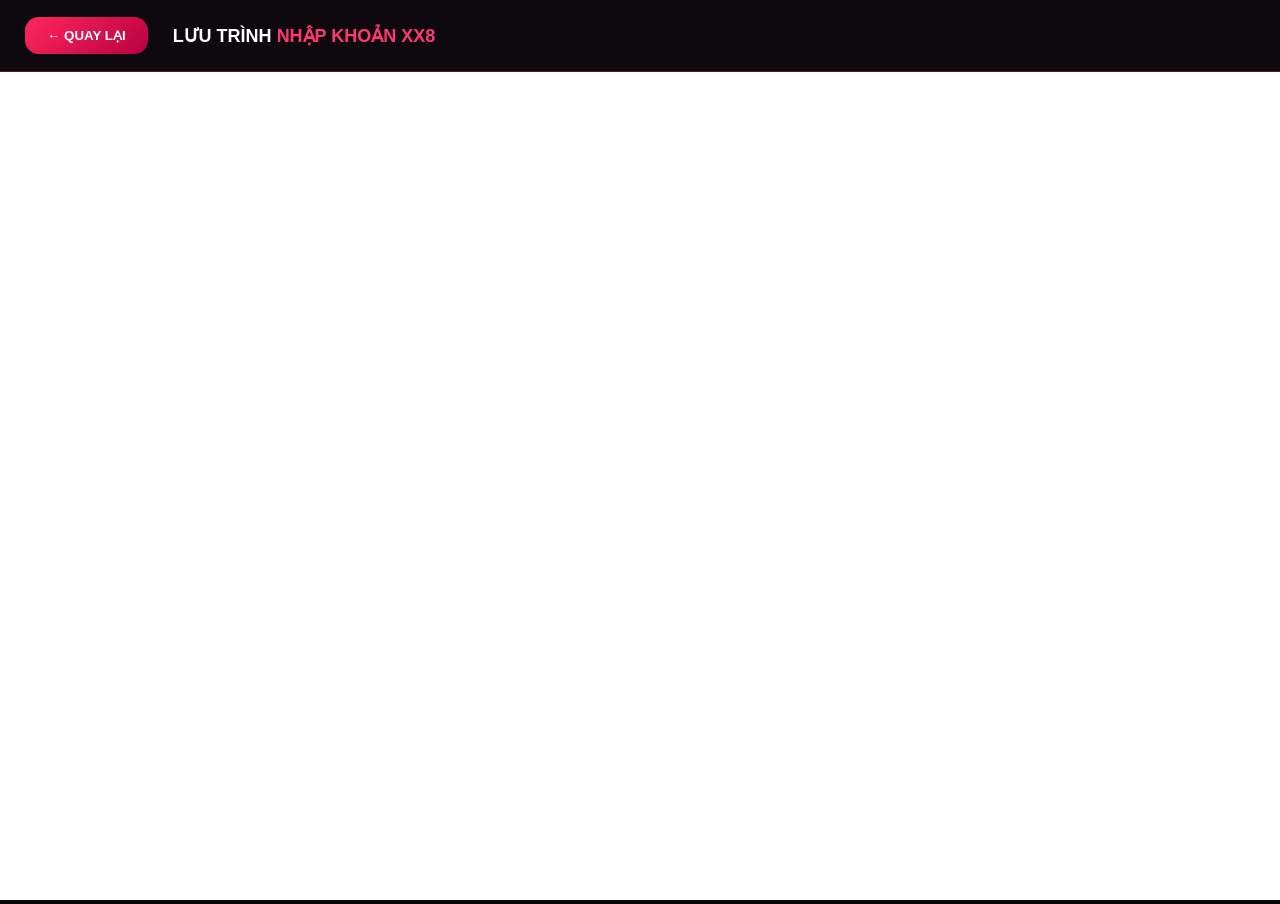
<file: luu_trinh_nhap_khoan.html>
<!DOCTYPE html>
<html lang="vi">

<head>

<meta charset="UTF-8">
<meta name="viewport" content="width=device-width, initial-scale=1.0">

<title>XX8 - Lưu Trình Nhập Khoản</title>

<style>

*{
    box-sizing:border-box;
}

body{
    margin:0;
    height:100vh;

    font-family:"Segoe UI",Arial,sans-serif;

    background:#080609;

    color:white;

    overflow:hidden;
}

.header{
    height:72px;

    display:flex;
    align-items:center;

    padding:0 25px;

    gap:25px;

    background:
        rgba(15,10,14,.94);

    border-bottom:
        1px solid rgba(255,40,95,.35);
}

.back{
    padding:11px 22px;

    border:none;
    border-radius:14px;

    background:
        linear-gradient(
            135deg,
            #ff275e,
            #b90040
        );

    color:white;

    font-weight:800;

    cursor:pointer;
}

.title{
    font-size:18px;
    font-weight:800;
}

.title span{
    color:#ff3970;
}

.pdf-view{
    height:
        calc(100vh - 72px);

    background:white;
}

iframe{
    width:100%;
    height:100%;
    border:none;
}

</style>

</head>

<body>


<header class="header">

    <button class="back" onclick="history.back()">
        ← QUAY LẠI
    </button>

    <div class="title">
        LƯU TRÌNH
        <span>NHẬP KHOẢN XX8</span>
    </div>

</header>


<div class="pdf-view">

    <iframe src="luu_trinh_nhap_khoan.pdf"></iframe>

</div>


</body>

</html>
</file>
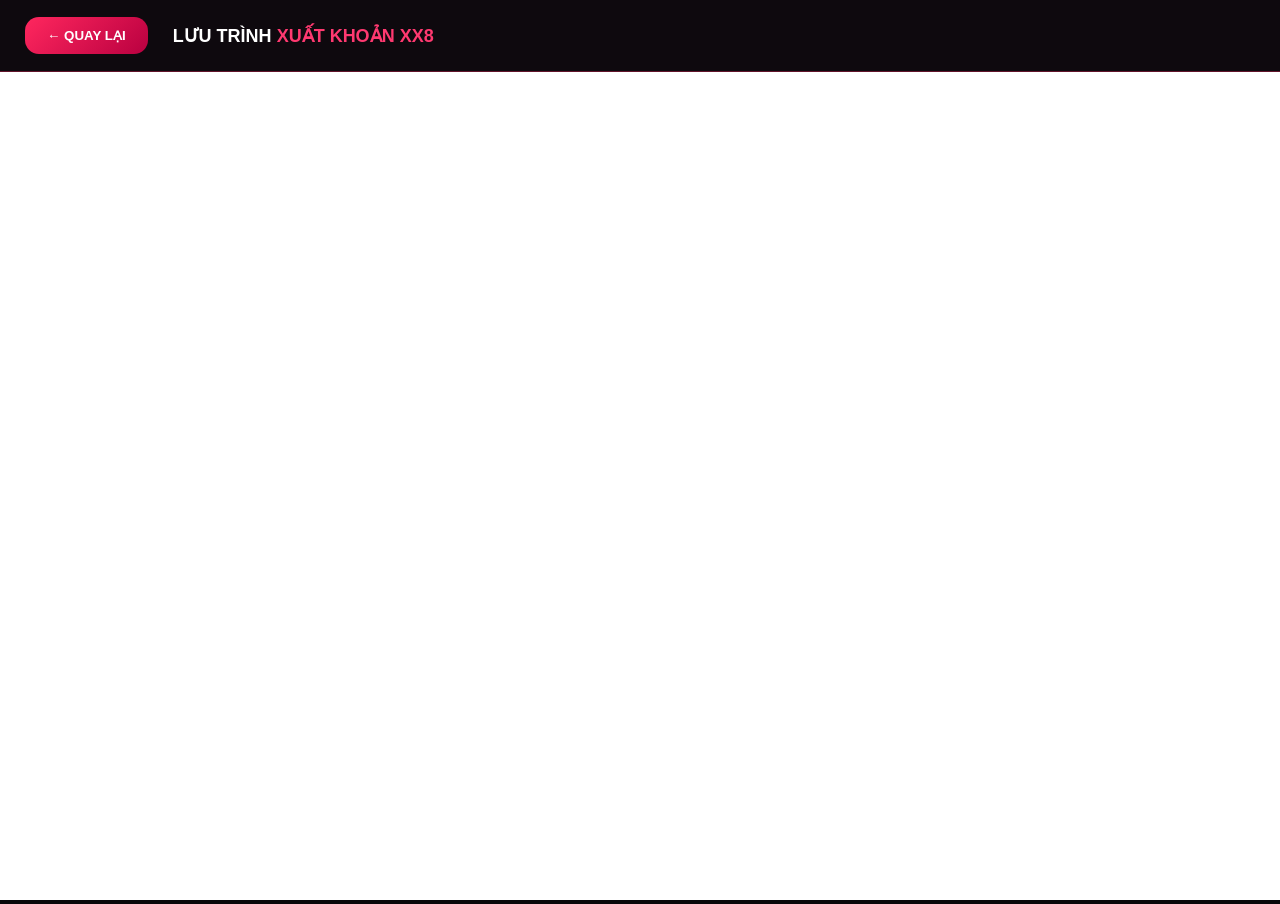
<file: luu_trinh_xuat_khoan.html>
<!DOCTYPE html>
<html lang="vi">

<head>

<meta charset="UTF-8">
<meta name="viewport" content="width=device-width, initial-scale=1.0">

<title>XX8 - Lưu Trình Xuất Khoản</title>

<style>

*{
    box-sizing:border-box;
}

body{
    margin:0;
    height:100vh;

    font-family:"Segoe UI",Arial,sans-serif;

    background:#080609;

    color:white;

    overflow:hidden;
}

.header{
    height:72px;

    display:flex;
    align-items:center;

    padding:0 25px;

    gap:25px;

    background:
        rgba(15,10,14,.94);

    border-bottom:
        1px solid rgba(255,40,95,.35);
}

.back{
    padding:11px 22px;

    border:none;
    border-radius:14px;

    background:
        linear-gradient(
            135deg,
            #ff275e,
            #b90040
        );

    color:white;

    font-weight:800;

    cursor:pointer;
}

.title{
    font-size:18px;
    font-weight:800;
}

.title span{
    color:#ff3970;
}

.pdf-view{
    height:
        calc(100vh - 72px);

    background:white;
}

iframe{
    width:100%;
    height:100%;
    border:none;
}

</style>

</head>

<body>


<header class="header">

    <button class="back" onclick="history.back()">
        ← QUAY LẠI
    </button>

    <div class="title">
        LƯU TRÌNH
        <span>XUẤT KHOẢN XX8</span>
    </div>

</header>


<div class="pdf-view">

    <iframe src="luu_trinh_xuat_khoan(1).pdf"></iframe>

</div>


</body>

</html>
</file>
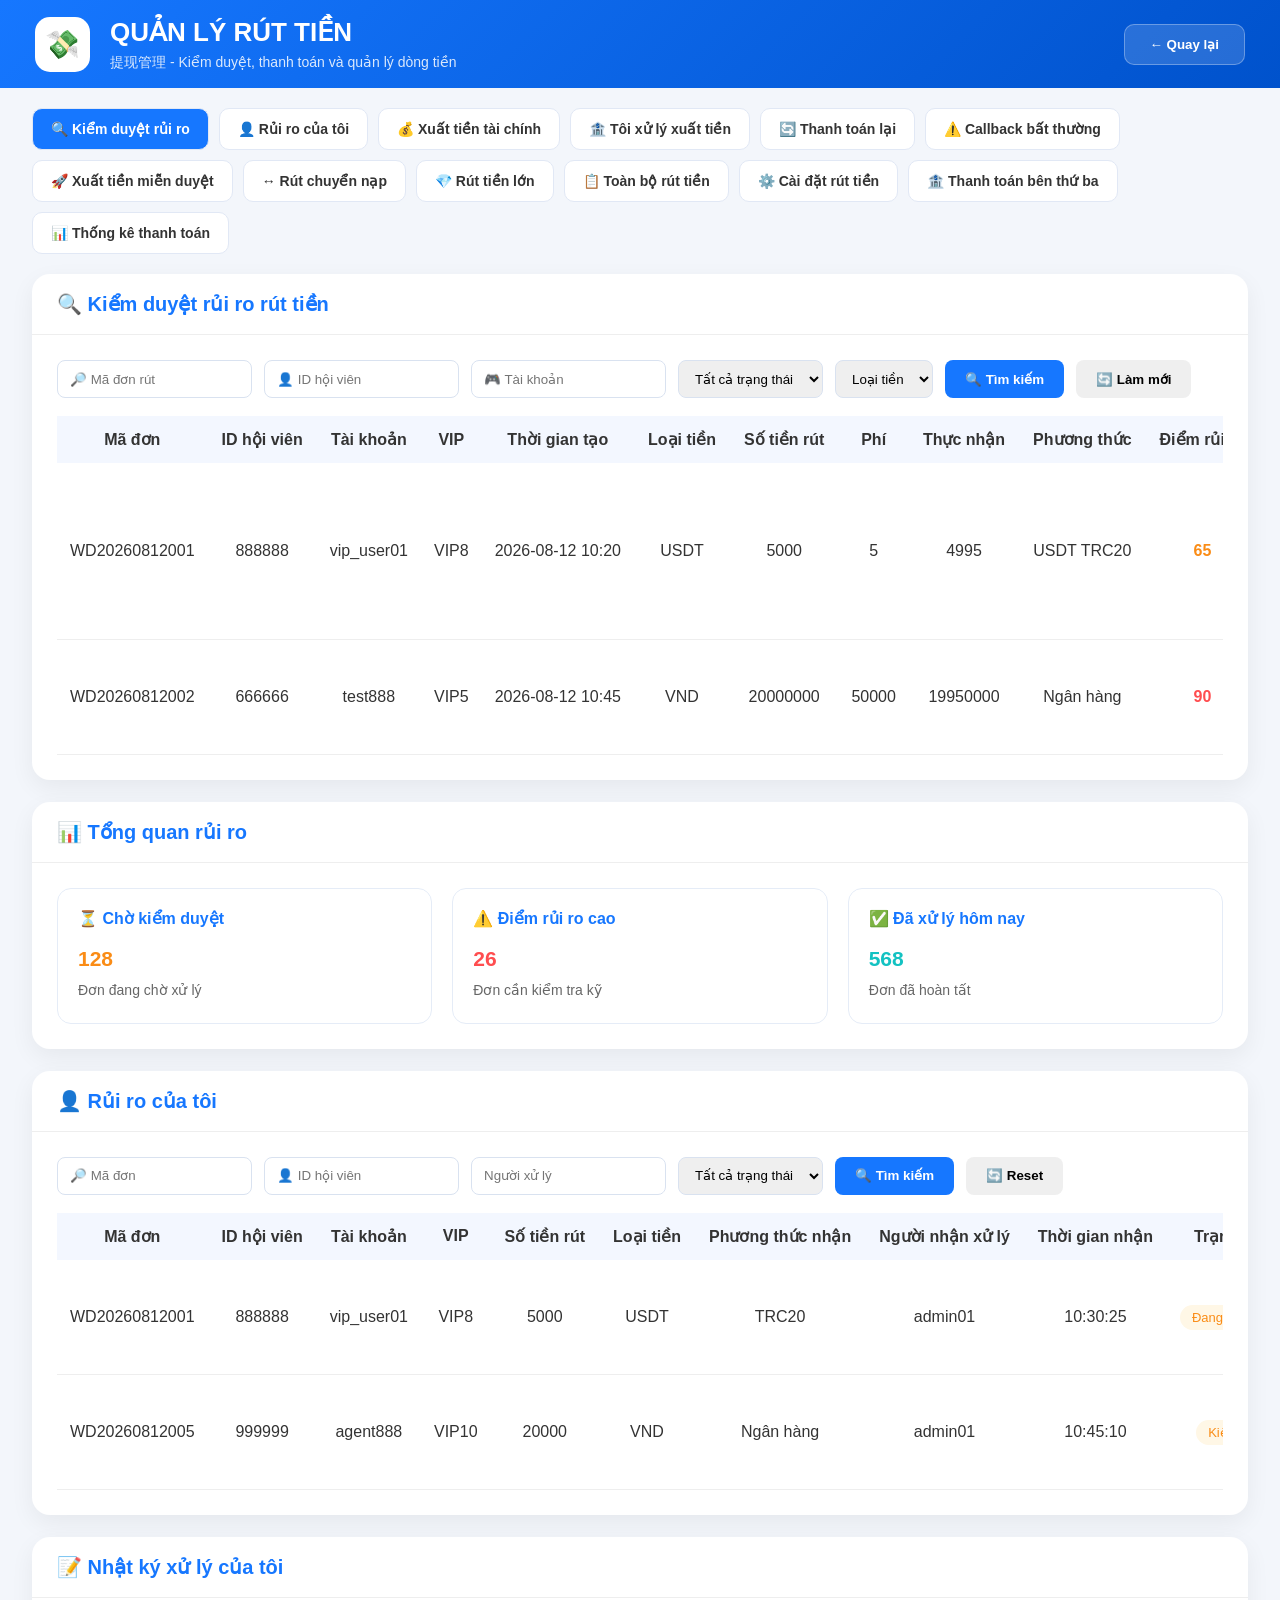
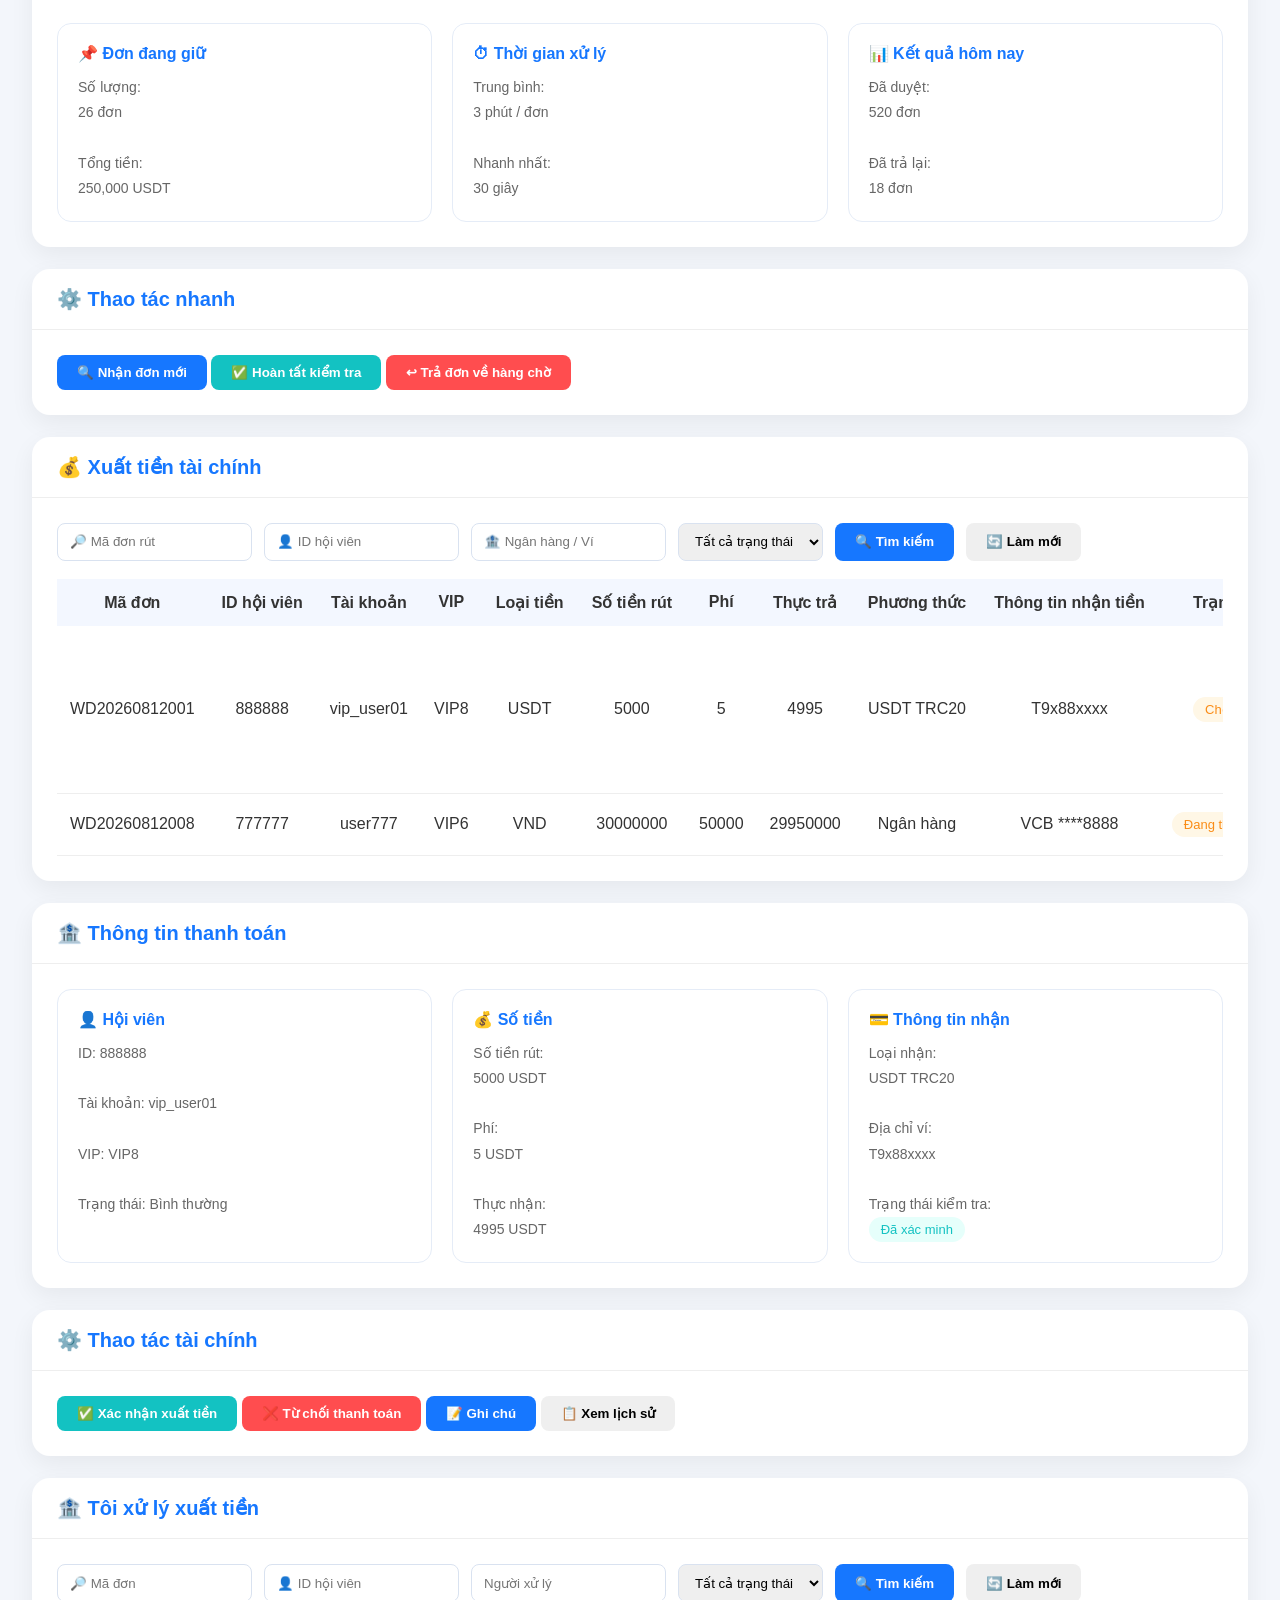
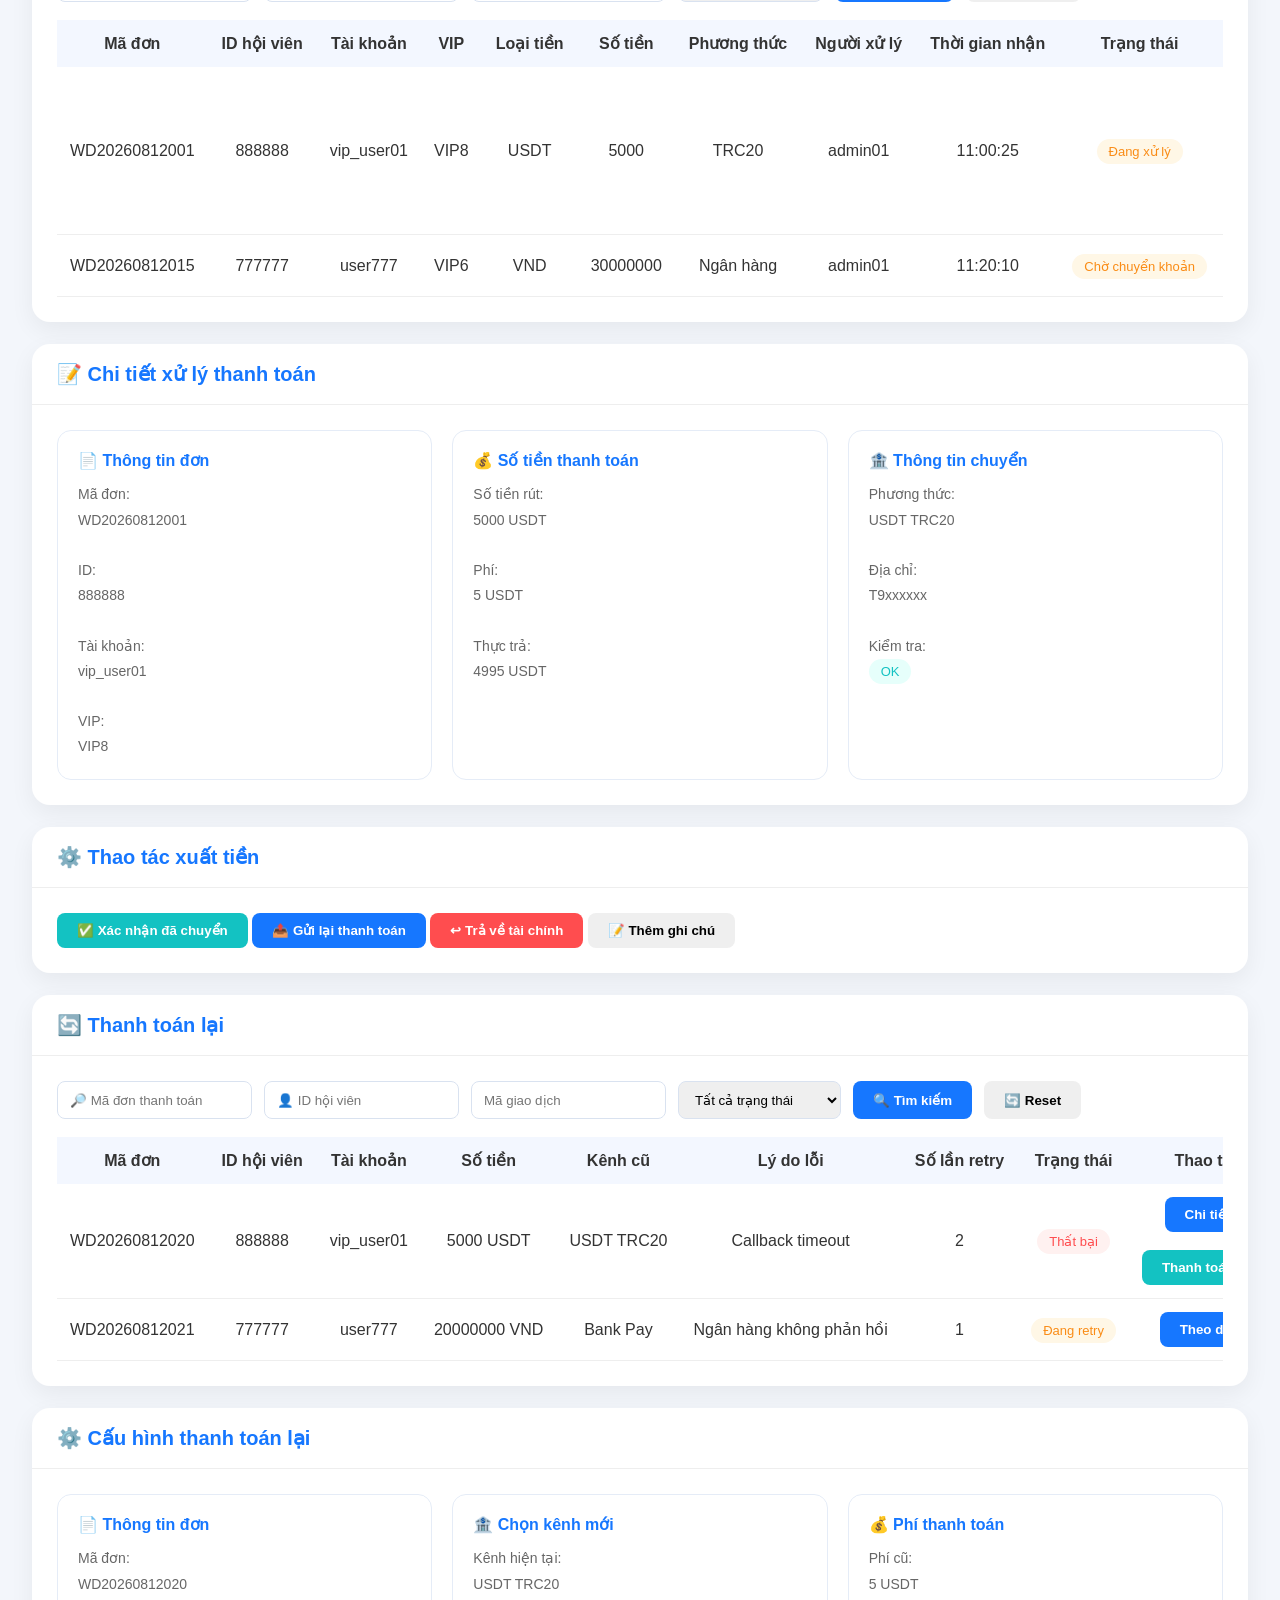
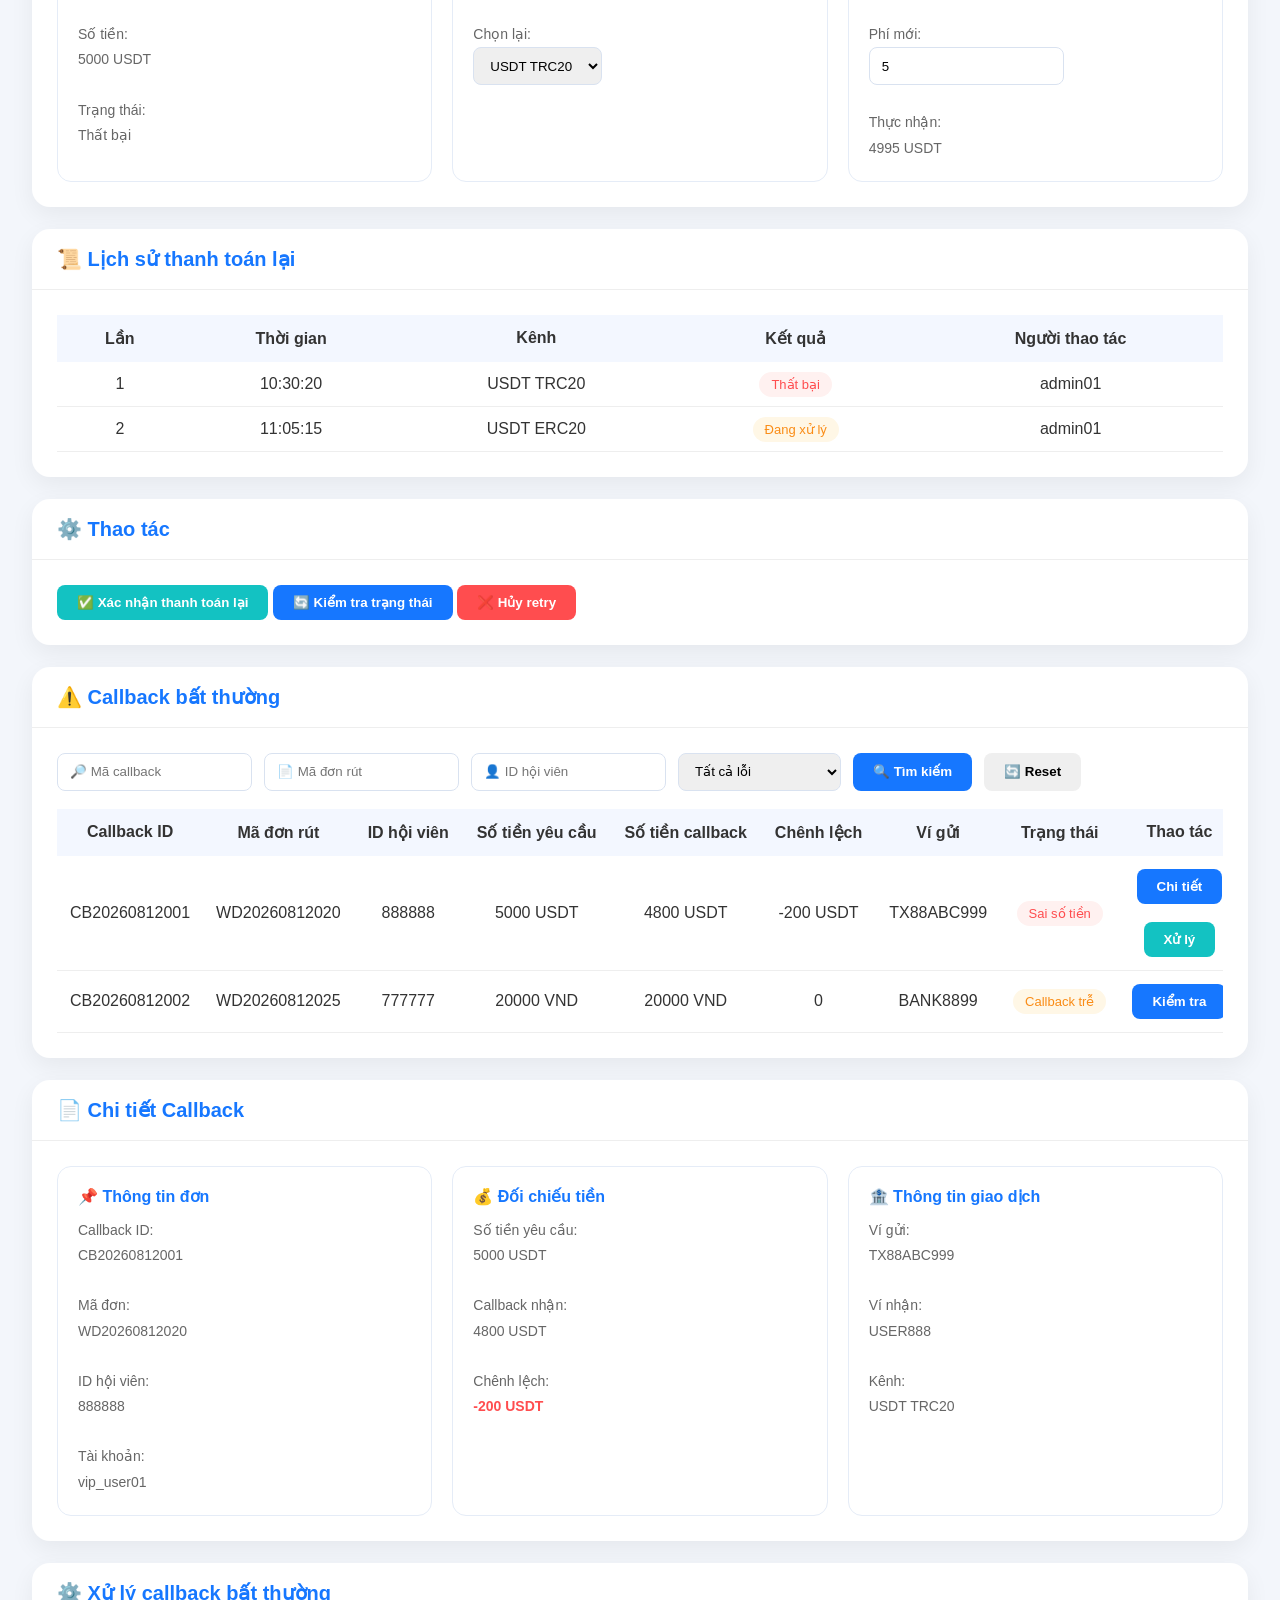
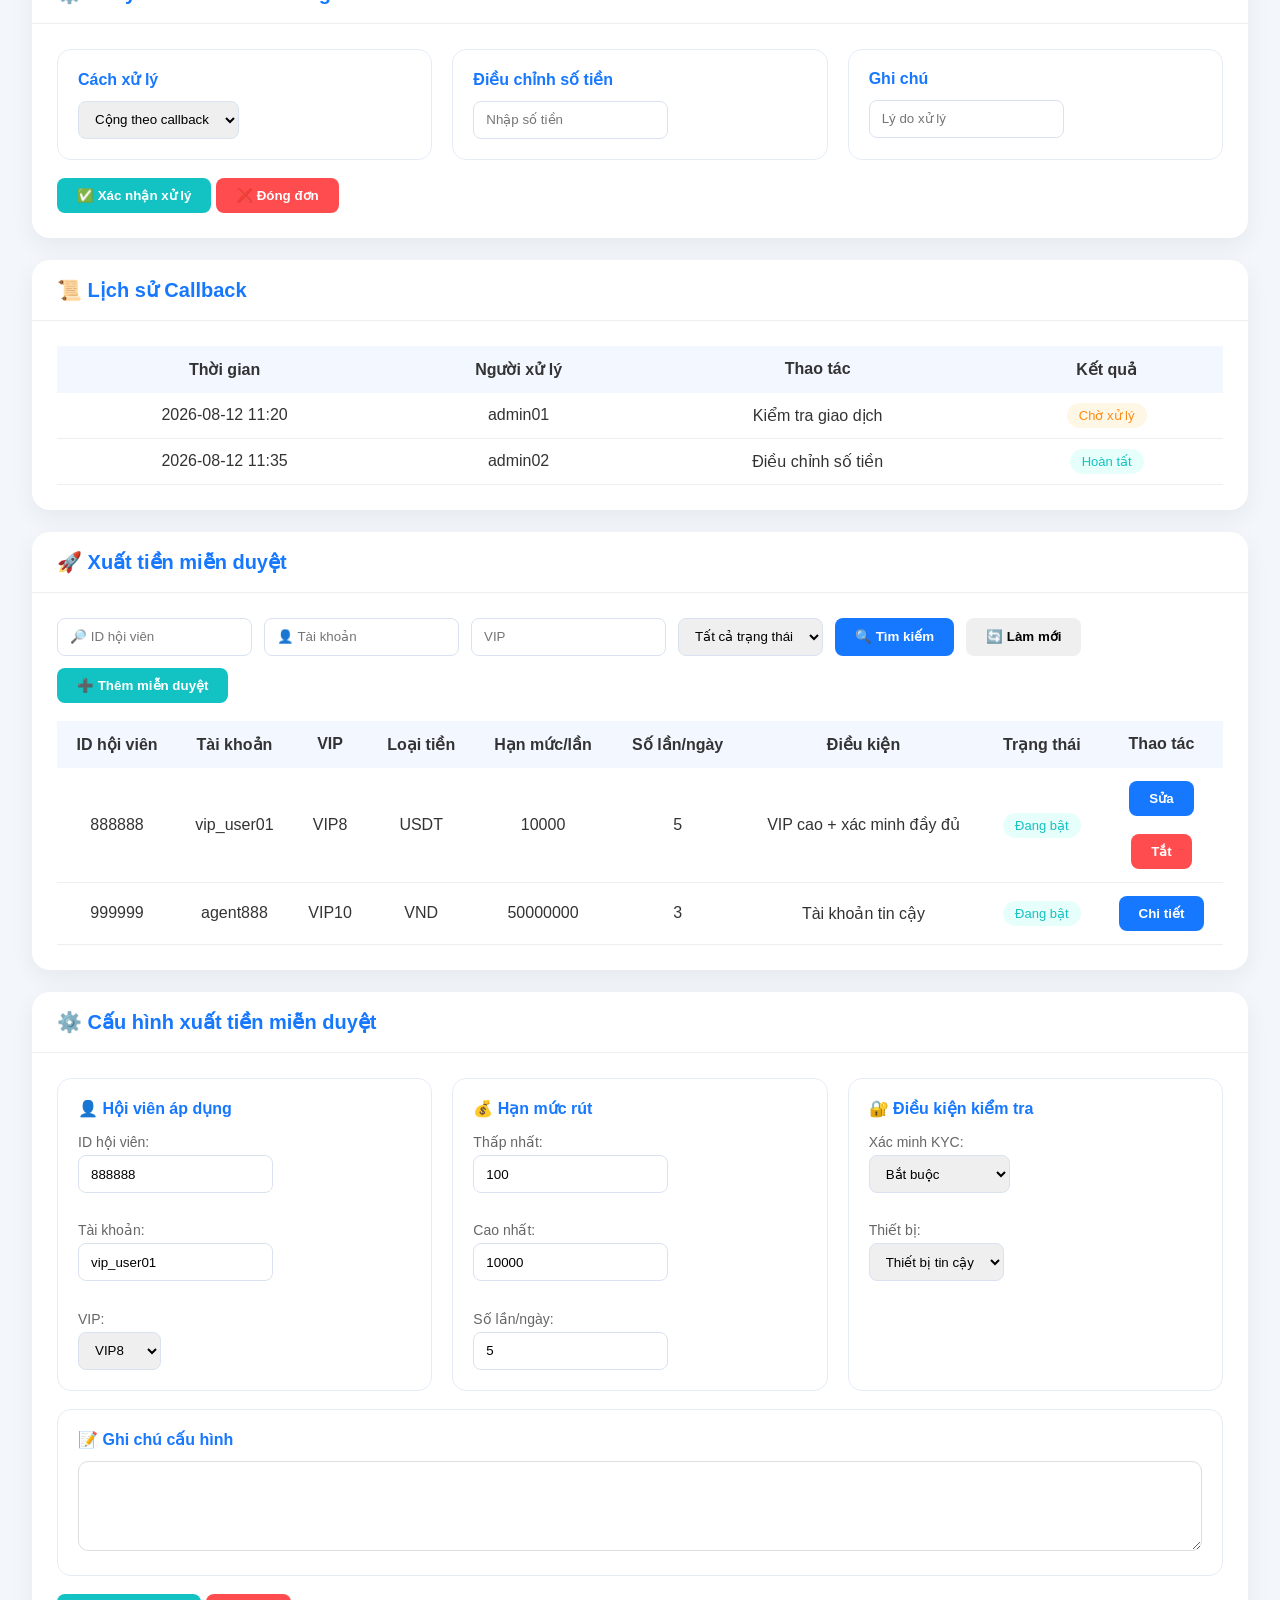
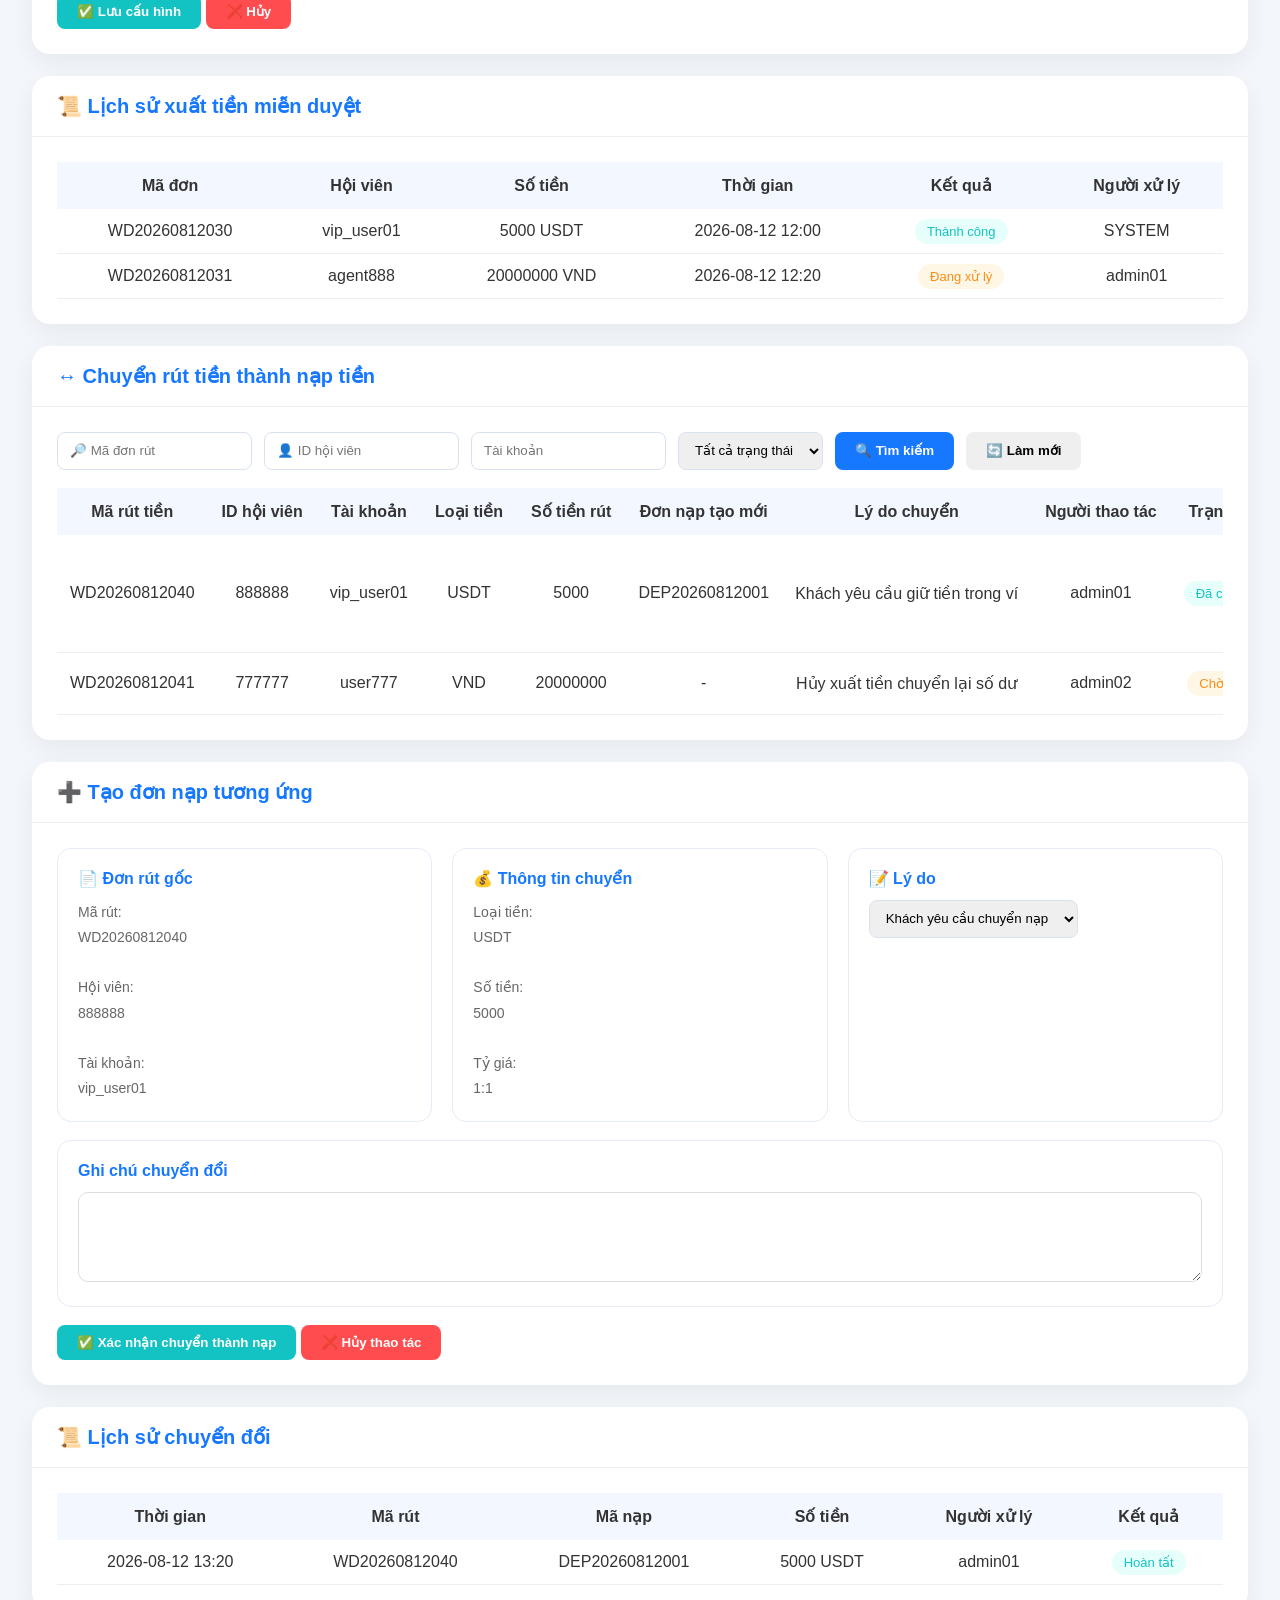
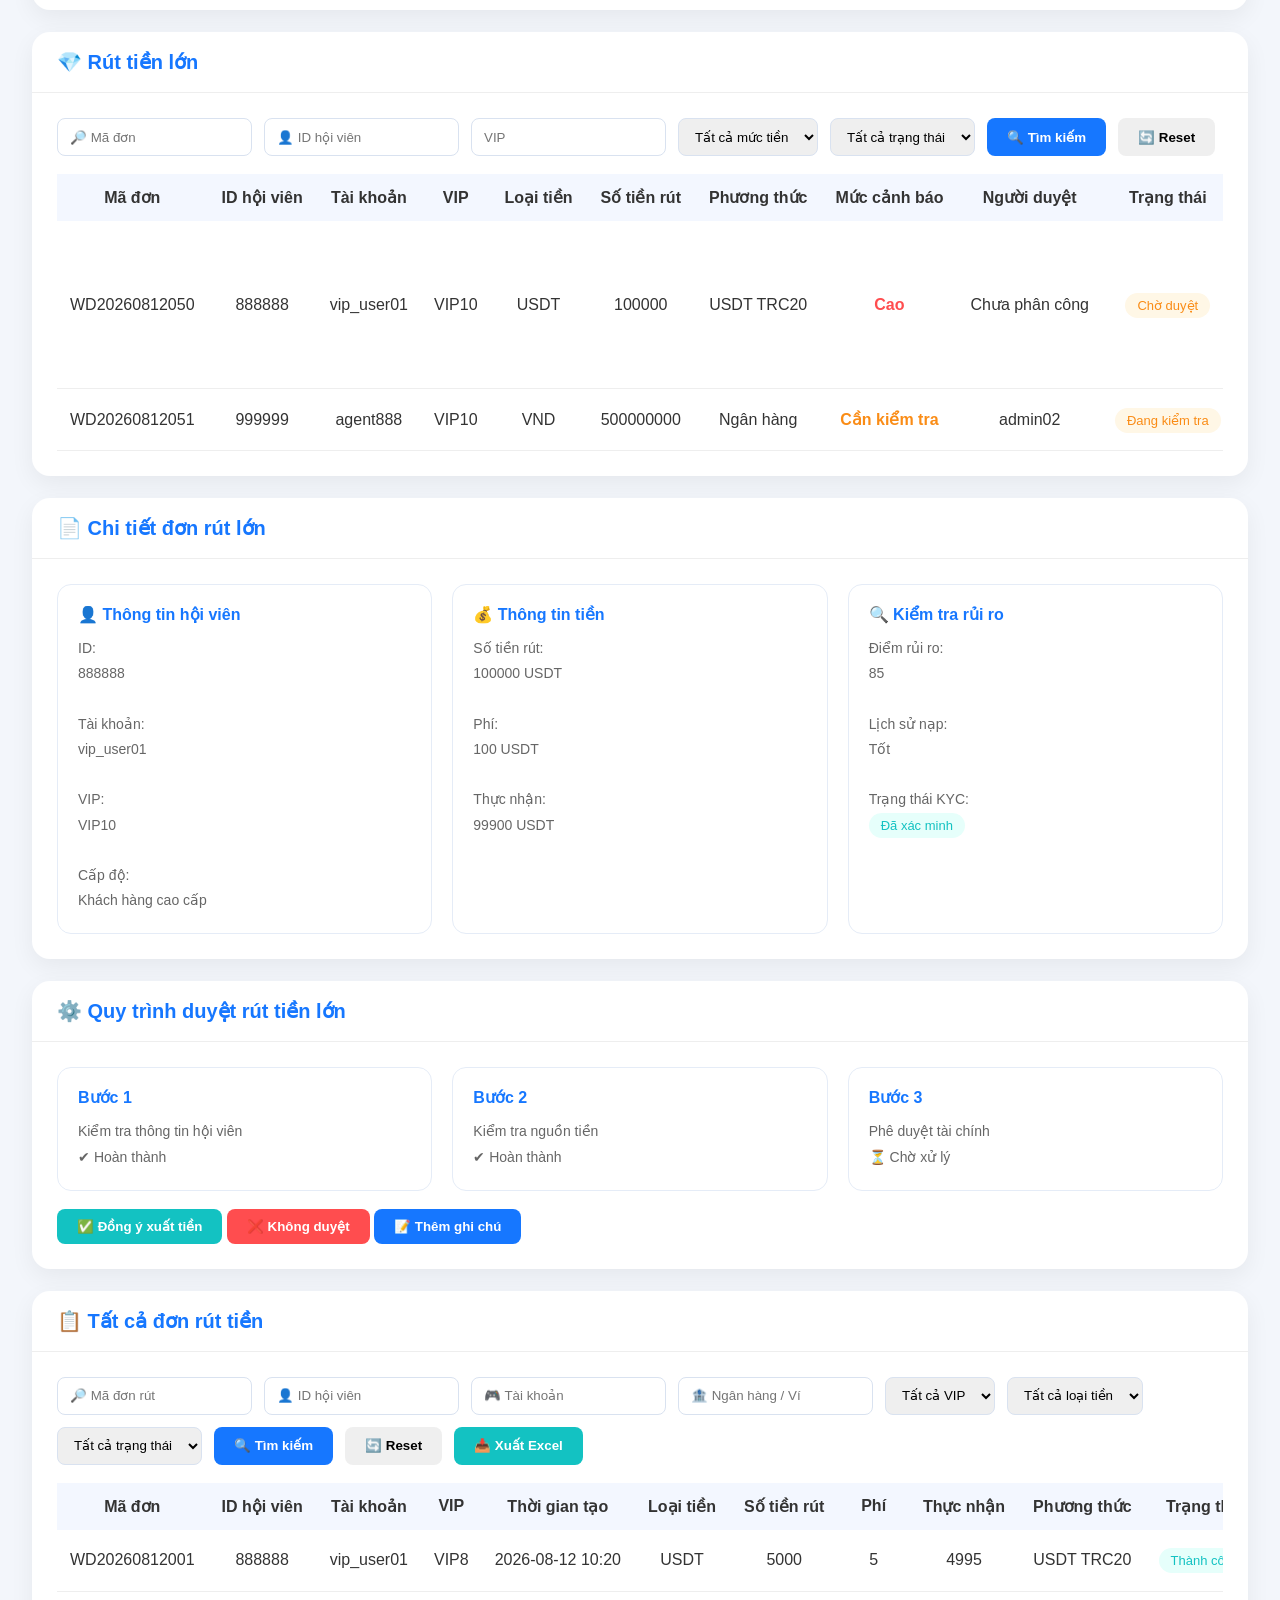
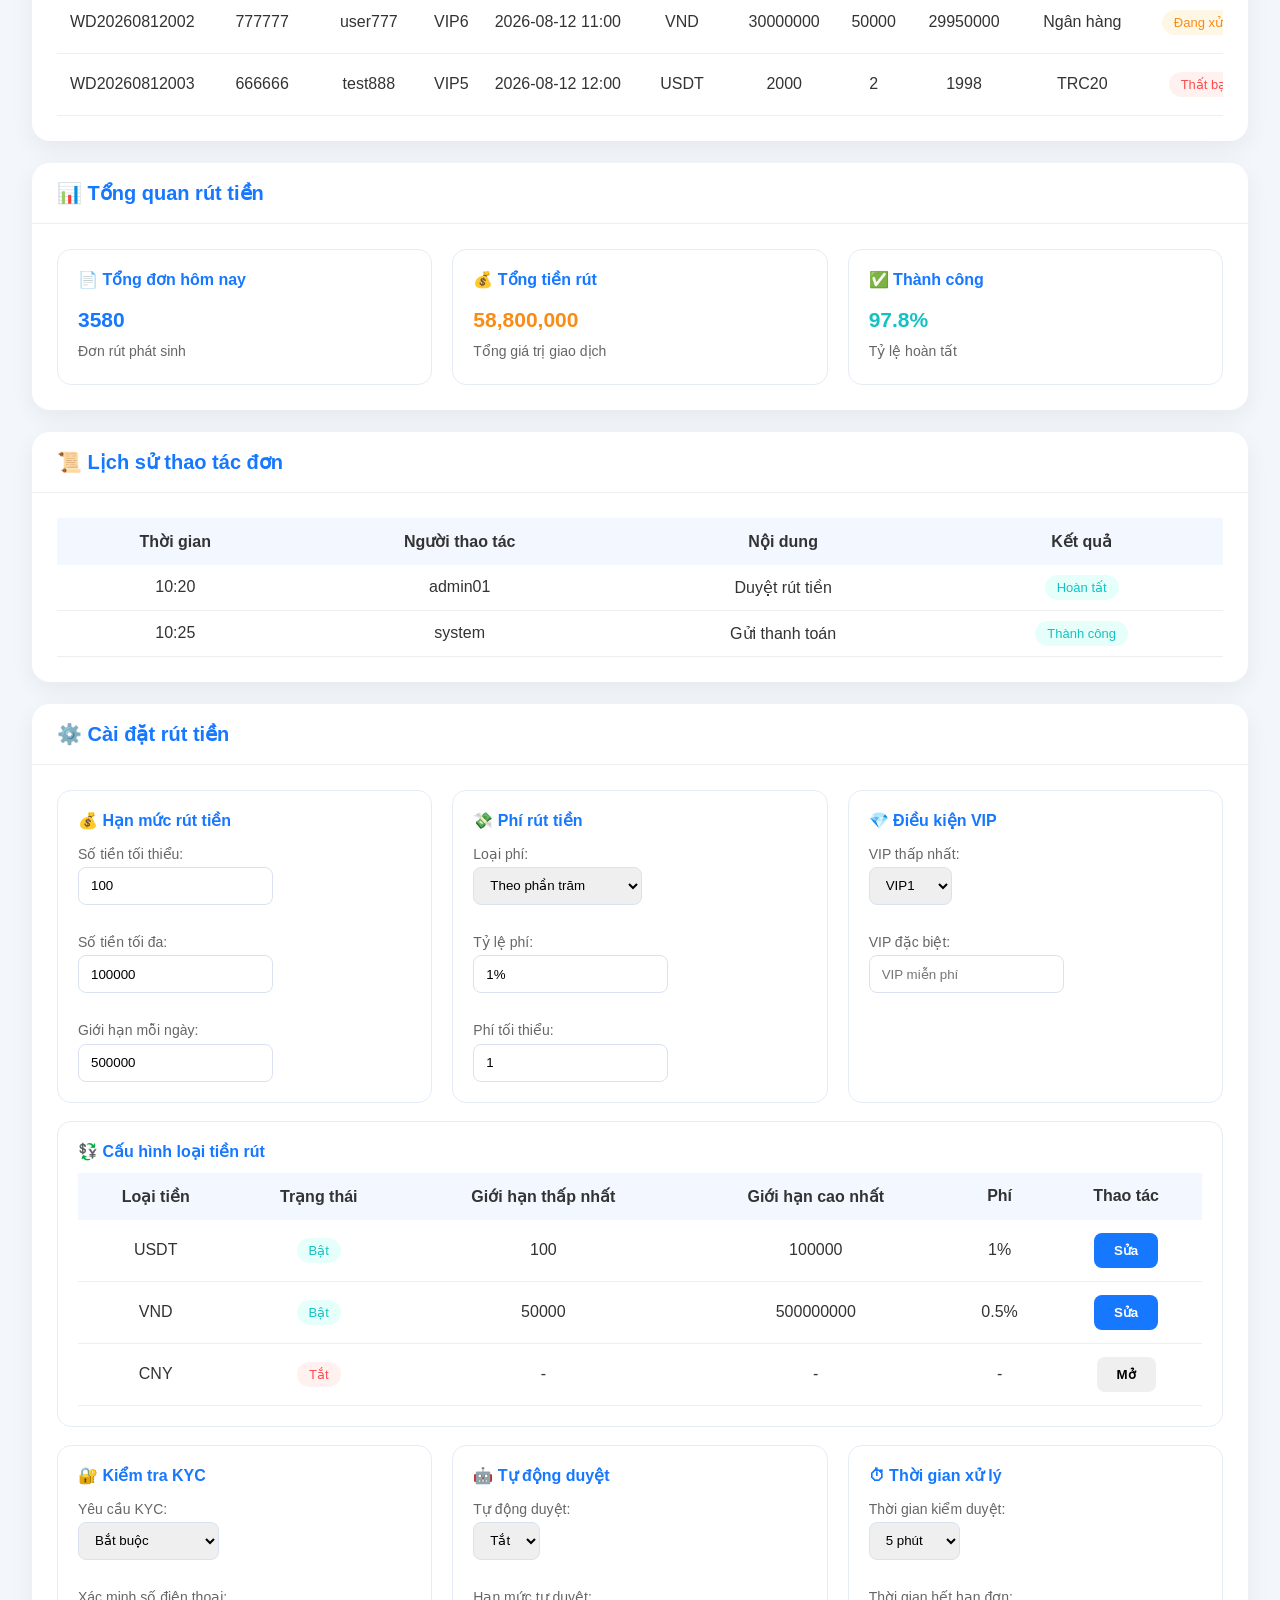
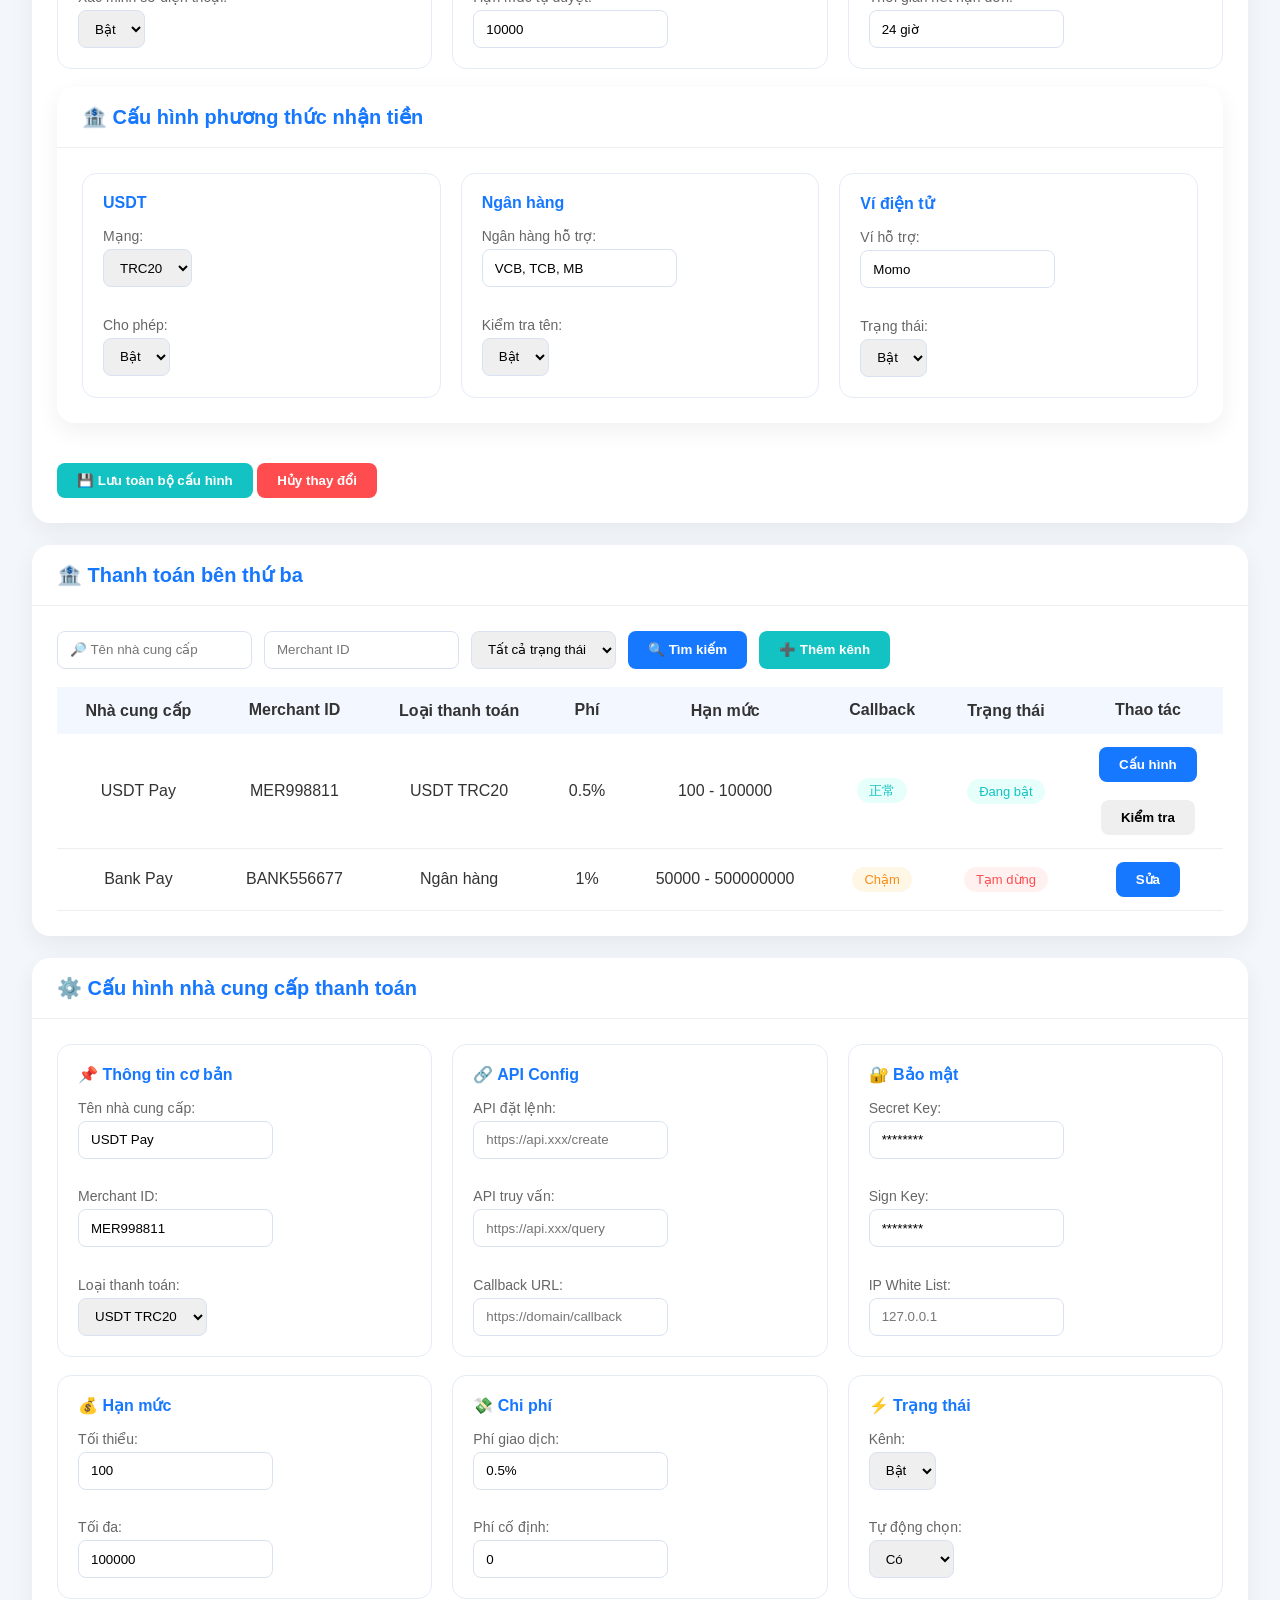
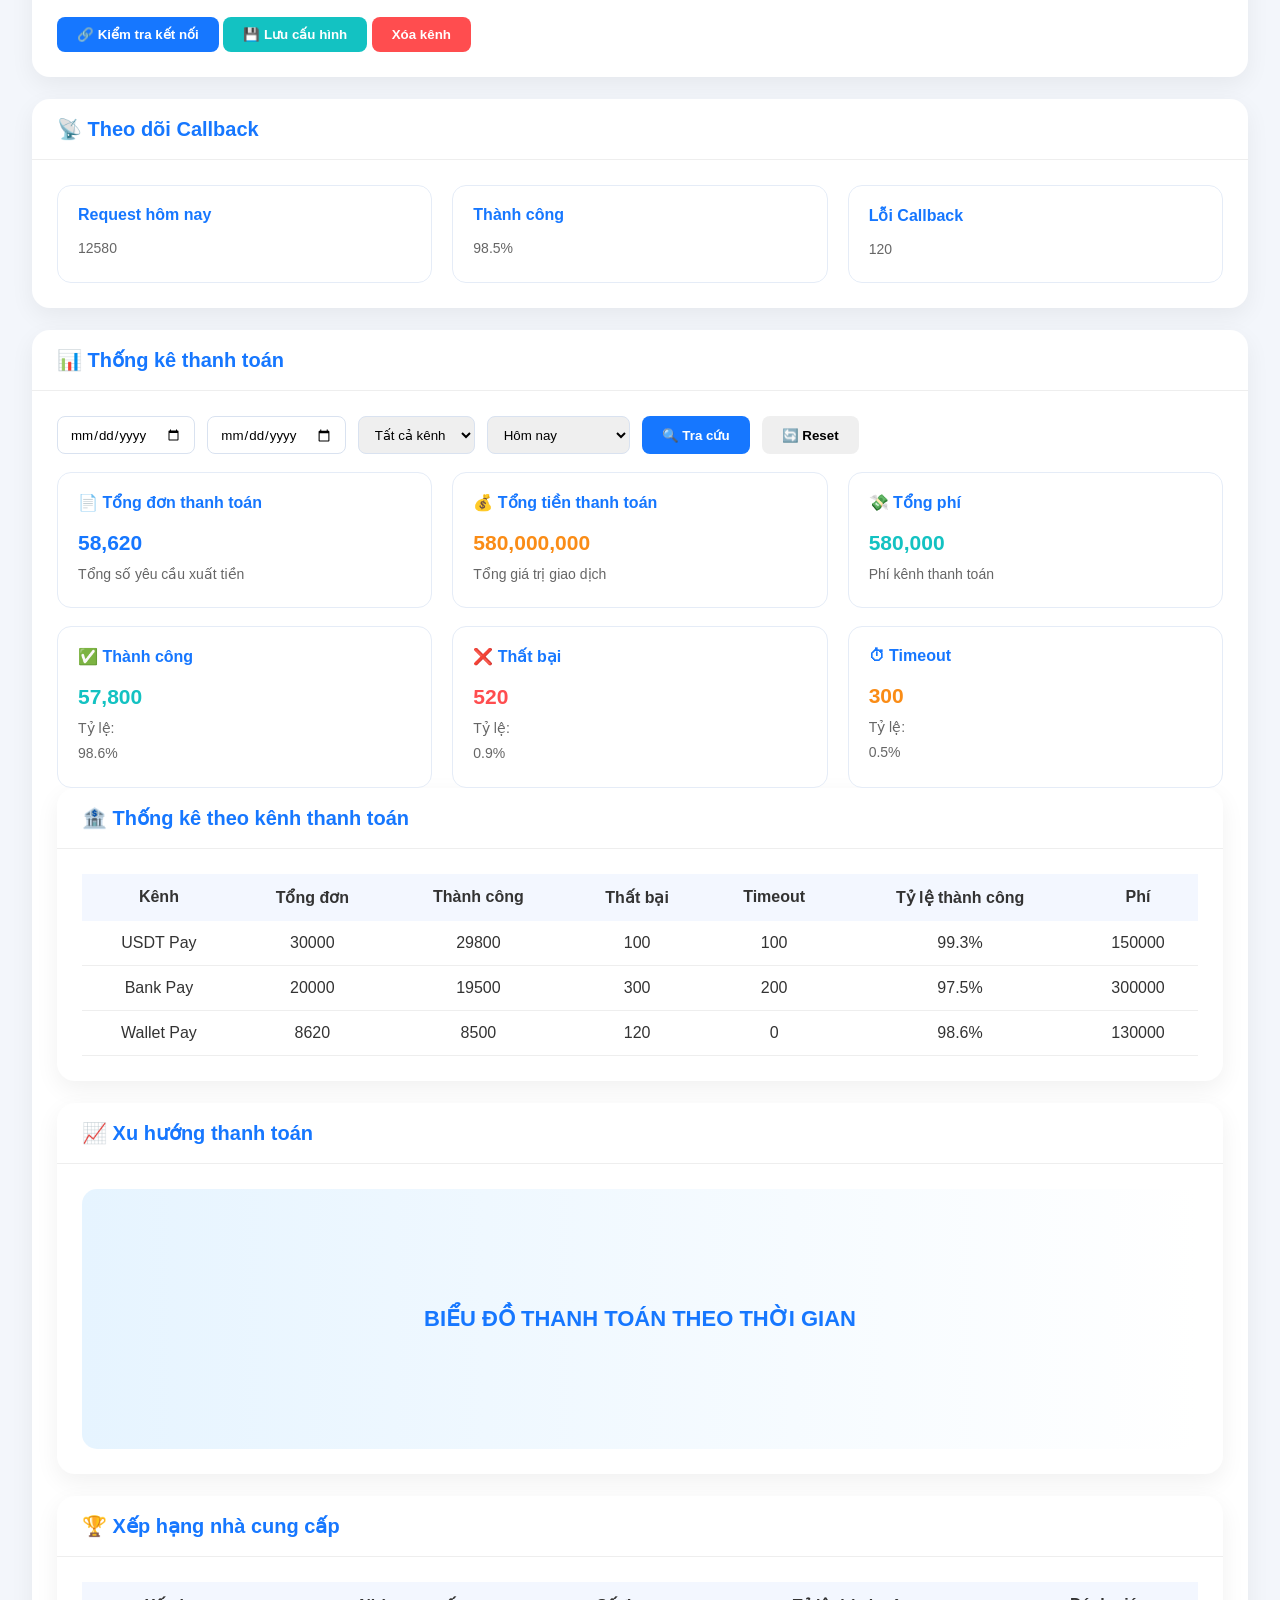
<file: quan_ly_rut_tien.html>
<!DOCTYPE html>

<html lang="vi">

<head>

<meta charset="UTF-8">

<meta name="viewport" content="width=device-width, initial-scale=1.0">


<title>
Quản Lý Rút Tiền
</title>



<style>


/* =====================
 RESET
===================== */


*{

margin:0;

padding:0;

box-sizing:border-box;

font-family:

"Microsoft YaHei",
"Segoe UI",
Arial,
sans-serif;

}



body{


background:#f3f6fb;

color:#333;


}






/* =====================
 HEADER
===================== */


.header{


height:88px;


background:

linear-gradient(
135deg,
#1677ff,
#0052cc
);


display:flex;


align-items:center;


padding:0 35px;


color:white;


}



.logo{


width:55px;


height:55px;


background:white;


border-radius:15px;


display:flex;


align-items:center;


justify-content:center;


font-size:28px;


color:#1677ff;


font-weight:bold;


}



.header-content{


margin-left:20px;


}



.header-title{


font-size:26px;


font-weight:800;


}



.header-desc{


font-size:14px;


margin-top:6px;


opacity:.85;


}



.back{


margin-left:auto;


padding:12px 25px;


border-radius:10px;


border:1px solid rgba(255,255,255,.3);


background:

rgba(255,255,255,.15);


color:white;


cursor:pointer;


font-weight:bold;


}






/* =====================
 MENU TAB
===================== */


.menu{


width:95%;


margin:20px auto;


display:flex;


gap:10px;


flex-wrap:wrap;


}




.menu-item{


background:white;


border:1px solid #e1e8f5;


padding:12px 18px;


border-radius:10px;


cursor:pointer;


font-weight:600;


font-size:14px;


transition:.2s;


}



.menu-item:hover{


background:#1677ff;


color:white;


}



.menu-item.active{


background:#1677ff;


color:white;


}








/* =====================
 MAIN
===================== */


.container{


width:95%;


margin:auto;


}







/* CARD */


.card{


background:white;


border-radius:18px;


box-shadow:


0 8px 25px rgba(0,0,0,.06);


margin-bottom:22px;


overflow:hidden;


}




.card-title{


padding:18px 25px;


font-size:20px;


font-weight:bold;


color:#1677ff;


border-bottom:

1px solid #eee;


}




.card-body{


padding:25px;


}








/* GRID */


.grid-3{


display:grid;


grid-template-columns:

repeat(3,1fr);


gap:20px;


}




.box{


border:

1px solid #e5ecf7;


border-radius:14px;


padding:20px;


background:white;


}



.box-title{


color:#1677ff;


font-weight:bold;


font-size:16px;


margin-bottom:12px;


}



.box-text{


font-size:14px;


line-height:1.8;


color:#666;


}








/* INPUT */


.input{


height:38px;


border:

1px solid #d9e2f0;


border-radius:8px;


padding:0 12px;


outline:none;


}




.input:focus{


border-color:#1677ff;


}








/* BUTTON */


.btn{


border:none;


padding:10px 20px;


border-radius:8px;


cursor:pointer;


font-weight:bold;


}



.primary{


background:#1677ff;


color:white;


}



.success{


background:#13c2c2;


color:white;


}



.danger{


background:#ff4d4f;


color:white;


}







/* TABLE */


.table-box{


overflow:auto;


}




table{


width:100%;


border-collapse:collapse;


}




th{


background:#f3f7ff;


padding:14px;


white-space:nowrap;


}




td{


padding:13px;


border-bottom:

1px solid #eee;


text-align:center;


white-space:nowrap;


}



tr:hover{


background:#fafcff;


}









/* STATUS */


.status{


padding:5px 12px;


border-radius:20px;


font-size:13px;


}



.status-ok{


background:#e6fffb;


color:#13c2c2;


}



.status-wait{


background:#fff7e6;


color:#fa8c16;


}



.status-error{


background:#fff1f0;


color:#ff4d4f;


}







@media(max-width:900px){


.grid-3{


grid-template-columns:1fr;


}


}





</style>


</head>






<body>





<!-- HEADER -->


<div class="header">



<div class="logo">

💸

</div>




<div class="header-content">


<div class="header-title">

QUẢN LÝ RÚT TIỀN

</div>


<div class="header-desc">

提现管理 - Kiểm duyệt, thanh toán và quản lý dòng tiền

</div>



</div>





<button class="back"
onclick="history.back()">

← Quay lại

</button>




</div>









<!-- MENU -->


<div class="menu">



<div class="menu-item active">

🔍 Kiểm duyệt rủi ro

</div>



<div class="menu-item">

👤 Rủi ro của tôi

</div>




<div class="menu-item">

💰 Xuất tiền tài chính

</div>




<div class="menu-item">

🏦 Tôi xử lý xuất tiền

</div>




<div class="menu-item">

🔄 Thanh toán lại

</div>




<div class="menu-item">

⚠️ Callback bất thường

</div>




<div class="menu-item">

🚀 Xuất tiền miễn duyệt

</div>




<div class="menu-item">

↔️ Rút chuyển nạp

</div>




<div class="menu-item">

💎 Rút tiền lớn

</div>




<div class="menu-item">

📋 Toàn bộ rút tiền

</div>




<div class="menu-item">

⚙️ Cài đặt rút tiền

</div>




<div class="menu-item">

🏦 Thanh toán bên thứ ba

</div>




<div class="menu-item">

📊 Thống kê thanh toán

</div>




</div>







<!-- CONTENT -->

<div class="container">
    <!-- ==================================
 PHẦN 2
 风控审核 - KIỂM DUYỆT RỦI RO
================================== -->


<div class="card">


<div class="card-title">

🔍 Kiểm duyệt rủi ro rút tiền

</div>




<div class="card-body">





<!-- SEARCH -->


<div style="
display:flex;
gap:12px;
flex-wrap:wrap;
">



<input class="input"
placeholder="🔎 Mã đơn rút">



<input class="input"
placeholder="👤 ID hội viên">



<input class="input"
placeholder="🎮 Tài khoản">





<select class="input">


<option>

Tất cả trạng thái

</option>


<option>

Chờ kiểm duyệt

</option>


<option>

Đang xử lý

</option>


<option>

Đã duyệt

</option>


<option>

Từ chối

</option>


</select>






<select class="input">


<option>

Loại tiền

</option>


<option>

USDT

</option>


<option>

VND

</option>


<option>

CNY

</option>


</select>






<button class="btn primary">

🔍 Tìm kiếm

</button>




<button class="btn">

🔄 Làm mới

</button>




</div>







<br>






<!-- TABLE -->


<div class="table-box">


<table>


<thead>



<tr>


<th>

Mã đơn

</th>



<th>

ID hội viên

</th>



<th>

Tài khoản

</th>



<th>

VIP

</th>



<th>

Thời gian tạo

</th>



<th>

Loại tiền

</th>



<th>

Số tiền rút

</th>



<th>

Phí

</th>



<th>

Thực nhận

</th>



<th>

Phương thức

</th>



<th>

Điểm rủi ro

</th>



<th>

Trạng thái

</th>



<th>

Thao tác

</th>



</tr>


</thead>





<tbody>



<tr>



<td>

WD20260812001

</td>




<td>

888888

</td>




<td>

vip_user01

</td>




<td>

VIP8

</td>




<td>

2026-08-12
10:20

</td>




<td>

USDT

</td>




<td>

5000

</td>




<td>

5

</td>




<td>

4995

</td>




<td>

USDT TRC20

</td>




<td>

<span style="
color:#fa8c16;
font-weight:bold;
">

65

</span>

</td>




<td>


<span class="status status-wait">

Chờ duyệt

</span>


</td>




<td>


<button class="btn primary">

查看

</button>


<br><br>


<button class="btn success">

通过

</button>


<br><br>


<button class="btn danger">

拒绝

</button>


</td>



</tr>







<tr>



<td>

WD20260812002

</td>




<td>

666666

</td>




<td>

test888

</td>




<td>

VIP5

</td>




<td>

2026-08-12
10:45

</td>




<td>

VND

</td>




<td>

20000000

</td>




<td>

50000

</td>




<td>

19950000

</td>




<td>

Ngân hàng

</td>




<td>

<span style="
color:#ff4d4f;
font-weight:bold;
">

90

</span>

</td>




<td>


<span class="status status-error">

Nguy hiểm

</span>


</td>




<td>


<button class="btn primary">

Chi tiết

</button>


<br><br>


<button class="btn danger">

Khóa

</button>


</td>




</tr>







</tbody>



</table>



</div>







</div>


</div>









<!-- =========================
 RISK SUMMARY
========================= -->


<div class="card">


<div class="card-title">

📊 Tổng quan rủi ro

</div>



<div class="card-body">



<div class="grid-3">





<div class="box">


<div class="box-title">

⏳ Chờ kiểm duyệt

</div>


<div class="box-text">


<h2 style="
color:#fa8c16;
">

128

</h2>


Đơn đang chờ xử lý


</div>


</div>








<div class="box">


<div class="box-title">

⚠️ Điểm rủi ro cao

</div>


<div class="box-text">


<h2 style="
color:#ff4d4f;
">

26

</h2>


Đơn cần kiểm tra kỹ


</div>


</div>








<div class="box">


<div class="box-title">

✅ Đã xử lý hôm nay

</div>


<div class="box-text">


<h2 style="
color:#13c2c2;
">

568

</h2>


Đơn đã hoàn tất


</div>


</div>




</div>



</div>



</div>
<!-- ==================================
 PHẦN 3
 由我风控 - RỦI RO CỦA TÔI
================================== -->


<div class="card">


<div class="card-title">

👤 Rủi ro của tôi

</div>




<div class="card-body">





<!-- SEARCH -->


<div style="
display:flex;
gap:12px;
flex-wrap:wrap;
">



<input class="input"
placeholder="🔎 Mã đơn">



<input class="input"
placeholder="👤 ID hội viên">



<input class="input"
placeholder="Người xử lý">





<select class="input">


<option>

Tất cả trạng thái

</option>


<option>

Đang kiểm tra

</option>


<option>

Chờ xử lý

</option>


<option>

Đã hoàn thành

</option>


</select>





<button class="btn primary">

🔍 Tìm kiếm

</button>




<button class="btn">

🔄 Reset

</button>



</div>






<br>






<!-- TABLE -->


<div class="table-box">


<table>


<thead>


<tr>


<th>

Mã đơn

</th>


<th>

ID hội viên

</th>


<th>

Tài khoản

</th>


<th>

VIP

</th>


<th>

Số tiền rút

</th>


<th>

Loại tiền

</th>


<th>

Phương thức nhận

</th>


<th>

Người nhận xử lý

</th>


<th>

Thời gian nhận

</th>


<th>

Trạng thái

</th>


<th>

Thao tác

</th>


</tr>



</thead>





<tbody>



<tr>



<td>

WD20260812001

</td>



<td>

888888

</td>



<td>

vip_user01

</td>



<td>

VIP8

</td>



<td>

5000

</td>



<td>

USDT

</td>



<td>

TRC20

</td>



<td>

admin01

</td>



<td>

10:30:25

</td>



<td>


<span class="status status-wait">

Đang kiểm tra

</span>


</td>



<td>



<button class="btn primary">

Chi tiết

</button>


<br><br>


<button class="btn danger">

Trả về

</button>


</td>



</tr>








<tr>



<td>

WD20260812005

</td>



<td>

999999

</td>



<td>

agent888

</td>



<td>

VIP10

</td>



<td>

20000

</td>



<td>

VND

</td>



<td>

Ngân hàng

</td>



<td>

admin01

</td>



<td>

10:45:10

</td>



<td>


<span class="status status-wait">

Kiểm tra

</span>


</td>



<td>



<button class="btn primary">

Xem

</button>


<br><br>


<button class="btn success">

Hoàn tất

</button>


</td>



</tr>




</tbody>


</table>


</div>



</div>


</div>









<!-- =============================
 CHI TIẾT XỬ LÝ CỦA TÔI
============================= -->


<div class="card">


<div class="card-title">

📝 Nhật ký xử lý của tôi

</div>




<div class="card-body">



<div class="grid-3">





<div class="box">


<div class="box-title">

📌 Đơn đang giữ

</div>



<div class="box-text">


Số lượng:


<br>


26 đơn


<br><br>


Tổng tiền:


<br>


250,000 USDT



</div>


</div>








<div class="box">


<div class="box-title">

⏱ Thời gian xử lý

</div>



<div class="box-text">


Trung bình:


<br>


3 phút / đơn


<br><br>


Nhanh nhất:


<br>


30 giây



</div>


</div>








<div class="box">


<div class="box-title">

📊 Kết quả hôm nay

</div>



<div class="box-text">


Đã duyệt:


<br>


520 đơn


<br><br>


Đã trả lại:


<br>


18 đơn



</div>


</div>




</div>




</div>



</div>









<!-- =============================
 BUTTON ACTION
============================= -->


<div class="card">


<div class="card-title">

⚙️ Thao tác nhanh

</div>




<div class="card-body">



<button class="btn primary">

🔍 Nhận đơn mới

</button>



<button class="btn success">

✅ Hoàn tất kiểm tra

</button>



<button class="btn danger">

↩ Trả đơn về hàng chờ

</button>



</div>



</div>
<!-- ==================================
 PHẦN 4
 财务出款 - XUẤT TIỀN TÀI CHÍNH
================================== -->


<div class="card">


<div class="card-title">

💰 Xuất tiền tài chính

</div>




<div class="card-body">





<!-- SEARCH -->


<div style="
display:flex;
gap:12px;
flex-wrap:wrap;
">



<input class="input"
placeholder="🔎 Mã đơn rút">



<input class="input"
placeholder="👤 ID hội viên">



<input class="input"
placeholder="🏦 Ngân hàng / Ví">





<select class="input">


<option>

Tất cả trạng thái

</option>


<option>

Chờ xuất tiền

</option>


<option>

Đang thanh toán

</option>


<option>

Đã hoàn thành

</option>


<option>

Thất bại

</option>


</select>





<button class="btn primary">

🔍 Tìm kiếm

</button>




<button class="btn">

🔄 Làm mới

</button>



</div>







<br>






<!-- TABLE -->


<div class="table-box">


<table>


<thead>


<tr>


<th>

Mã đơn

</th>


<th>

ID hội viên

</th>


<th>

Tài khoản

</th>


<th>

VIP

</th>


<th>

Loại tiền

</th>


<th>

Số tiền rút

</th>


<th>

Phí

</th>


<th>

Thực trả

</th>


<th>

Phương thức

</th>


<th>

Thông tin nhận tiền

</th>


<th>

Trạng thái

</th>


<th>

Thao tác

</th>


</tr>


</thead>





<tbody>



<tr>



<td>

WD20260812001

</td>



<td>

888888

</td>



<td>

vip_user01

</td>



<td>

VIP8

</td>



<td>

USDT

</td>



<td>

5000

</td>



<td>

5

</td>



<td>

4995

</td>



<td>

USDT TRC20

</td>



<td>

T9x88xxxx

</td>



<td>


<span class="status status-wait">

Chờ xuất

</span>


</td>



<td>


<button class="btn primary">

Chi tiết

</button>


<br><br>


<button class="btn success">

Xuất tiền

</button>


<br><br>


<button class="btn danger">

Từ chối

</button>


</td>



</tr>








<tr>



<td>

WD20260812008

</td>



<td>

777777

</td>



<td>

user777

</td>



<td>

VIP6

</td>



<td>

VND

</td>



<td>

30000000

</td>



<td>

50000

</td>



<td>

29950000

</td>



<td>

Ngân hàng

</td>



<td>

VCB ****8888

</td>



<td>


<span class="status status-wait">

Đang thanh toán

</span>


</td>



<td>


<button class="btn primary">

Theo dõi

</button>


</td>



</tr>




</tbody>


</table>


</div>



</div>


</div>









<!-- =============================
 THÔNG TIN XUẤT TIỀN
============================= -->


<div class="card">


<div class="card-title">

🏦 Thông tin thanh toán

</div>




<div class="card-body">



<div class="grid-3">





<div class="box">


<div class="box-title">

👤 Hội viên

</div>



<div class="box-text">


ID:

888888


<br><br>


Tài khoản:

vip_user01


<br><br>


VIP:

VIP8


<br><br>


Trạng thái:

Bình thường


</div>


</div>








<div class="box">


<div class="box-title">

💰 Số tiền

</div>



<div class="box-text">


Số tiền rút:


<br>


5000 USDT


<br><br>


Phí:


<br>


5 USDT


<br><br>


Thực nhận:


<br>


4995 USDT


</div>


</div>








<div class="box">


<div class="box-title">

💳 Thông tin nhận

</div>



<div class="box-text">


Loại nhận:

<br>


USDT TRC20


<br><br>


Địa chỉ ví:

<br>


T9x88xxxx


<br><br>


Trạng thái kiểm tra:

<br>


<span class="status status-ok">

Đã xác minh

</span>


</div>


</div>




</div>


</div>


</div>









<!-- =============================
 XÁC NHẬN XUẤT TIỀN
============================= -->


<div class="card">


<div class="card-title">

⚙️ Thao tác tài chính

</div>





<div class="card-body">



<button class="btn success">

✅ Xác nhận xuất tiền

</button>



<button class="btn danger">

❌ Từ chối thanh toán

</button>



<button class="btn primary">

📝 Ghi chú

</button>



<button class="btn">

📋 Xem lịch sử

</button>



</div>



</div>
<!-- ==================================
 PHẦN 5
 由我出款 - TÔI XỬ LÝ XUẤT TIỀN
================================== -->


<div class="card">


<div class="card-title">

🏦 Tôi xử lý xuất tiền

</div>





<div class="card-body">





<!-- SEARCH -->


<div style="
display:flex;
gap:12px;
flex-wrap:wrap;
">



<input class="input"
placeholder="🔎 Mã đơn">



<input class="input"
placeholder="👤 ID hội viên">



<input class="input"
placeholder="Người xử lý">






<select class="input">


<option>

Tất cả trạng thái

</option>


<option>

Đang xuất tiền

</option>


<option>

Đã hoàn tất

</option>


<option>

Thất bại

</option>


</select>





<button class="btn primary">

🔍 Tìm kiếm

</button>




<button class="btn">

🔄 Làm mới

</button>



</div>







<br>






<!-- TABLE -->


<div class="table-box">


<table>


<thead>


<tr>


<th>

Mã đơn

</th>


<th>

ID hội viên

</th>


<th>

Tài khoản

</th>


<th>

VIP

</th>


<th>

Loại tiền

</th>


<th>

Số tiền

</th>


<th>

Phương thức

</th>


<th>

Người xử lý

</th>


<th>

Thời gian nhận

</th>


<th>

Trạng thái

</th>


<th>

Thao tác

</th>


</tr>



</thead>





<tbody>



<tr>



<td>

WD20260812001

</td>



<td>

888888

</td>



<td>

vip_user01

</td>



<td>

VIP8

</td>



<td>

USDT

</td>



<td>

5000

</td>



<td>

TRC20

</td>



<td>

admin01

</td>



<td>

11:00:25

</td>



<td>


<span class="status status-wait">

Đang xử lý

</span>


</td>



<td>



<button class="btn primary">

Chi tiết

</button>



<br><br>



<button class="btn success">

Hoàn tất

</button>



<br><br>



<button class="btn danger">

Trả đơn

</button>



</td>



</tr>








<tr>



<td>

WD20260812015

</td>



<td>

777777

</td>



<td>

user777

</td>



<td>

VIP6

</td>



<td>

VND

</td>



<td>

30000000

</td>



<td>

Ngân hàng

</td>



<td>

admin01

</td>



<td>

11:20:10

</td>



<td>


<span class="status status-wait">

Chờ chuyển khoản

</span>


</td>



<td>



<button class="btn primary">

Xem

</button>



</td>



</tr>





</tbody>


</table>


</div>




</div>


</div>









<!-- =============================
 CHI TIẾT XỬ LÝ XUẤT TIỀN
============================= -->


<div class="card">


<div class="card-title">

📝 Chi tiết xử lý thanh toán

</div>





<div class="card-body">



<div class="grid-3">





<div class="box">


<div class="box-title">

📄 Thông tin đơn

</div>



<div class="box-text">


Mã đơn:

<br>


WD20260812001


<br><br>


ID:

<br>


888888


<br><br>


Tài khoản:

<br>


vip_user01


<br><br>


VIP:

<br>


VIP8


</div>



</div>









<div class="box">


<div class="box-title">

💰 Số tiền thanh toán

</div>



<div class="box-text">


Số tiền rút:


<br>


5000 USDT


<br><br>


Phí:


<br>


5 USDT


<br><br>


Thực trả:


<br>


4995 USDT


</div>



</div>









<div class="box">


<div class="box-title">

🏦 Thông tin chuyển

</div>



<div class="box-text">


Phương thức:


<br>


USDT TRC20


<br><br>


Địa chỉ:


<br>


T9xxxxxx


<br><br>


Kiểm tra:


<br>


<span class="status status-ok">

OK

</span>


</div>



</div>



</div>



</div>


</div>









<!-- =============================
 THAO TÁC NHANH
============================= -->


<div class="card">


<div class="card-title">

⚙️ Thao tác xuất tiền

</div>




<div class="card-body">



<button class="btn success">

✅ Xác nhận đã chuyển

</button>



<button class="btn primary">

📤 Gửi lại thanh toán

</button>



<button class="btn danger">

↩ Trả về tài chính

</button>



<button class="btn">

📝 Thêm ghi chú

</button>



</div>



</div>
<!-- ==================================
 PHẦN 6
 重新代付 - THANH TOÁN LẠI
================================== -->


<div class="card">


<div class="card-title">

🔄 Thanh toán lại

</div>




<div class="card-body">






<!-- SEARCH -->


<div style="
display:flex;
gap:12px;
flex-wrap:wrap;
">



<input class="input"
placeholder="🔎 Mã đơn thanh toán">



<input class="input"
placeholder="👤 ID hội viên">



<input class="input"
placeholder="Mã giao dịch">





<select class="input">


<option>

Tất cả trạng thái

</option>


<option>

Thanh toán thất bại

</option>


<option>

Timeout

</option>


<option>

Đang retry

</option>


<option>

Hoàn tất

</option>


</select>




<button class="btn primary">

🔍 Tìm kiếm

</button>



<button class="btn">

🔄 Reset

</button>



</div>







<br>






<!-- TABLE -->


<div class="table-box">


<table>



<thead>


<tr>


<th>

Mã đơn

</th>


<th>

ID hội viên

</th>


<th>

Tài khoản

</th>


<th>

Số tiền

</th>


<th>

Kênh cũ

</th>


<th>

Lý do lỗi

</th>


<th>

Số lần retry

</th>


<th>

Trạng thái

</th>


<th>

Thao tác

</th>


</tr>



</thead>





<tbody>




<tr>


<td>

WD20260812020

</td>



<td>

888888

</td>



<td>

vip_user01

</td>



<td>

5000 USDT

</td>



<td>

USDT TRC20

</td>



<td>

Callback timeout

</td>



<td>

2

</td>



<td>


<span class="status status-error">

Thất bại

</span>


</td>



<td>



<button class="btn primary">

Chi tiết

</button>



<br><br>


<button class="btn success">

Thanh toán lại

</button>



</td>



</tr>









<tr>


<td>

WD20260812021

</td>



<td>

777777

</td>



<td>

user777

</td>



<td>

20000000 VND

</td>



<td>

Bank Pay

</td>



<td>

Ngân hàng không phản hồi

</td>



<td>

1

</td>



<td>


<span class="status status-wait">

Đang retry

</span>


</td>



<td>



<button class="btn primary">

Theo dõi

</button>



</td>



</tr>






</tbody>


</table>


</div>




</div>


</div>









<!-- ===============================
 CHỌN THANH TOÁN LẠI
=============================== -->


<div class="card">


<div class="card-title">

⚙️ Cấu hình thanh toán lại

</div>





<div class="card-body">





<div class="grid-3">





<div class="box">


<div class="box-title">

📄 Thông tin đơn

</div>



<div class="box-text">


Mã đơn:


<br>


WD20260812020


<br><br>


Số tiền:


<br>


5000 USDT


<br><br>


Trạng thái:


<br>


Thất bại



</div>


</div>









<div class="box">


<div class="box-title">

🏦 Chọn kênh mới

</div>



<div class="box-text">


Kênh hiện tại:


<br>


USDT TRC20



<br><br>



Chọn lại:


<br>



<select class="input">


<option>

USDT TRC20

</option>


<option>

USDT ERC20

</option>


<option>

Ví khác

</option>



</select>



</div>


</div>









<div class="box">


<div class="box-title">

💰 Phí thanh toán

</div>



<div class="box-text">


Phí cũ:


<br>


5 USDT


<br><br>


Phí mới:


<br>


<input class="input"
value="5">



<br><br>


Thực nhận:


<br>


4995 USDT



</div>



</div>




</div>





</div>


</div>









<!-- ===============================
 LỊCH SỬ RETRY
=============================== -->


<div class="card">


<div class="card-title">

📜 Lịch sử thanh toán lại

</div>





<div class="card-body">



<div class="table-box">


<table>


<thead>


<tr>


<th>

Lần

</th>


<th>

Thời gian

</th>


<th>

Kênh

</th>


<th>

Kết quả

</th>


<th>

Người thao tác

</th>


</tr>



</thead>





<tbody>



<tr>


<td>

1

</td>


<td>

10:30:20

</td>


<td>

USDT TRC20

</td>


<td>


<span class="status status-error">

Thất bại

</span>


</td>


<td>

admin01

</td>


</tr>






<tr>


<td>

2

</td>


<td>

11:05:15

</td>


<td>

USDT ERC20

</td>


<td>


<span class="status status-wait">

Đang xử lý

</span>


</td>


<td>

admin01

</td>


</tr>



</tbody>



</table>


</div>



</div>


</div>









<!-- ===============================
 ACTION
=============================== -->


<div class="card">


<div class="card-title">

⚙️ Thao tác

</div>



<div class="card-body">



<button class="btn success">

✅ Xác nhận thanh toán lại

</button>



<button class="btn primary">

🔄 Kiểm tra trạng thái

</button>



<button class="btn danger">

❌ Hủy retry

</button>



</div>


</div>
<!-- ==================================
 PHẦN 7
 回调异常订单 - CALLBACK BẤT THƯỜNG
================================== -->



<div class="card">


<div class="card-title">

⚠️ Callback bất thường

</div>





<div class="card-body">






<!-- SEARCH -->


<div style="
display:flex;
gap:12px;
flex-wrap:wrap;
">



<input class="input"
placeholder="🔎 Mã callback">



<input class="input"
placeholder="📄 Mã đơn rút">



<input class="input"
placeholder="👤 ID hội viên">






<select class="input">


<option>

Tất cả lỗi

</option>


<option>

Sai số tiền

</option>


<option>

Callback timeout

</option>


<option>

Không tìm thấy đơn

</option>


<option>

Sai trạng thái

</option>


</select>




<button class="btn primary">

🔍 Tìm kiếm

</button>



<button class="btn">

🔄 Reset

</button>



</div>






<br>







<!-- TABLE -->


<div class="table-box">


<table>


<thead>


<tr>



<th>

Callback ID

</th>



<th>

Mã đơn rút

</th>



<th>

ID hội viên

</th>



<th>

Số tiền yêu cầu

</th>



<th>

Số tiền callback

</th>



<th>

Chênh lệch

</th>



<th>

Ví gửi

</th>



<th>

Trạng thái

</th>



<th>

Thao tác

</th>



</tr>



</thead>






<tbody>




<tr>


<td>

CB20260812001

</td>



<td>

WD20260812020

</td>



<td>

888888

</td>



<td>

5000 USDT

</td>



<td>

4800 USDT

</td>



<td>

-200 USDT

</td>



<td>

TX88ABC999

</td>



<td>


<span class="status status-error">

Sai số tiền

</span>


</td>



<td>



<button class="btn primary">

Chi tiết

</button>



<br><br>



<button class="btn success">

Xử lý

</button>



</td>



</tr>








<tr>


<td>

CB20260812002

</td>



<td>

WD20260812025

</td>



<td>

777777

</td>



<td>

20000 VND

</td>



<td>

20000 VND

</td>



<td>

0

</td>



<td>

BANK8899

</td>



<td>


<span class="status status-wait">

Callback trễ

</span>


</td>



<td>



<button class="btn primary">

Kiểm tra

</button>



</td>



</tr>






</tbody>


</table>



</div>






</div>


</div>









<!-- ===============================
 CHI TIẾT CALLBACK
=============================== -->


<div class="card">


<div class="card-title">

📄 Chi tiết Callback

</div>




<div class="card-body">





<div class="grid-3">





<div class="box">


<div class="box-title">

📌 Thông tin đơn

</div>



<div class="box-text">


Callback ID:


<br>


CB20260812001


<br><br>


Mã đơn:


<br>


WD20260812020


<br><br>


ID hội viên:


<br>


888888


<br><br>


Tài khoản:


<br>


vip_user01



</div>



</div>









<div class="box">


<div class="box-title">

💰 Đối chiếu tiền

</div>



<div class="box-text">


Số tiền yêu cầu:


<br>


5000 USDT


<br><br>


Callback nhận:


<br>


4800 USDT


<br><br>


Chênh lệch:


<br>


<span style="
color:#ff4d4f;
font-weight:bold;
">

-200 USDT

</span>



</div>



</div>









<div class="box">


<div class="box-title">

🏦 Thông tin giao dịch

</div>



<div class="box-text">


Ví gửi:


<br>


TX88ABC999


<br><br>


Ví nhận:


<br>


USER888


<br><br>


Kênh:


<br>


USDT TRC20



</div>



</div>




</div>



</div>


</div>









<!-- ===============================
 XỬ LÝ CALLBACK
=============================== -->


<div class="card">


<div class="card-title">

⚙️ Xử lý callback bất thường

</div>





<div class="card-body">



<div class="grid-3">





<div class="box">


<div class="box-title">

Cách xử lý

</div>



<select class="input">


<option>

Cộng theo callback

</option>


<option>

Cộng theo đơn gốc

</option>


<option>

Từ chối

</option>


<option>

Kiểm tra thủ công

</option>


</select>


</div>







<div class="box">


<div class="box-title">

Điều chỉnh số tiền

</div>


<input class="input"
placeholder="Nhập số tiền">


</div>







<div class="box">


<div class="box-title">

Ghi chú

</div>


<input class="input"
placeholder="Lý do xử lý">


</div>



</div>






<br>




<button class="btn success">

✅ Xác nhận xử lý

</button>



<button class="btn danger">

❌ Đóng đơn

</button>




</div>


</div>









<!-- ===============================
 LỊCH SỬ CALLBACK
=============================== -->


<div class="card">


<div class="card-title">

📜 Lịch sử Callback

</div>





<div class="card-body">


<div class="table-box">


<table>



<thead>


<tr>


<th>

Thời gian

</th>


<th>

Người xử lý

</th>


<th>

Thao tác

</th>


<th>

Kết quả

</th>


</tr>


</thead>




<tbody>



<tr>


<td>

2026-08-12 11:20

</td>


<td>

admin01

</td>


<td>

Kiểm tra giao dịch

</td>


<td>


<span class="status status-wait">

Chờ xử lý

</span>


</td>


</tr>





<tr>


<td>

2026-08-12 11:35

</td>


<td>

admin02

</td>


<td>

Điều chỉnh số tiền

</td>


<td>


<span class="status status-ok">

Hoàn tất

</span>


</td>


</tr>



</tbody>



</table>


</div>



</div>


</div>
<!-- ==================================
 PHẦN 8
 免审出款 - XUẤT TIỀN MIỄN DUYỆT
================================== -->



<div class="card">


<div class="card-title">

🚀 Xuất tiền miễn duyệt

</div>





<div class="card-body">






<!-- SEARCH -->


<div style="
display:flex;
gap:12px;
flex-wrap:wrap;
">



<input class="input"
placeholder="🔎 ID hội viên">



<input class="input"
placeholder="👤 Tài khoản">



<input class="input"
placeholder="VIP">





<select class="input">


<option>

Tất cả trạng thái

</option>


<option>

Đang bật

</option>


<option>

Đã tắt

</option>


</select>





<button class="btn primary">

🔍 Tìm kiếm

</button>



<button class="btn">

🔄 Làm mới

</button>



<button class="btn success">

➕ Thêm miễn duyệt

</button>



</div>






<br>






<!-- TABLE -->


<div class="table-box">


<table>



<thead>


<tr>


<th>

ID hội viên

</th>


<th>

Tài khoản

</th>


<th>

VIP

</th>


<th>

Loại tiền

</th>


<th>

Hạn mức/lần

</th>


<th>

Số lần/ngày

</th>


<th>

Điều kiện

</th>


<th>

Trạng thái

</th>


<th>

Thao tác

</th>



</tr>



</thead>






<tbody>




<tr>


<td>

888888

</td>



<td>

vip_user01

</td>



<td>

VIP8

</td>



<td>

USDT

</td>



<td>

10000

</td>



<td>

5

</td>



<td>

VIP cao + xác minh đầy đủ

</td>



<td>


<span class="status status-ok">

Đang bật

</span>


</td>



<td>



<button class="btn primary">

Sửa

</button>



<br><br>



<button class="btn danger">

Tắt

</button>



</td>



</tr>









<tr>


<td>

999999

</td>



<td>

agent888

</td>



<td>

VIP10

</td>



<td>

VND

</td>



<td>

50000000

</td>



<td>

3

</td>



<td>

Tài khoản tin cậy

</td>



<td>


<span class="status status-ok">

Đang bật

</span>


</td>



<td>



<button class="btn primary">

Chi tiết

</button>



</td>



</tr>






</tbody>



</table>



</div>






</div>


</div>









<!-- ===============================
 CẤU HÌNH MIỄN DUYỆT
=============================== -->


<div class="card">


<div class="card-title">

⚙️ Cấu hình xuất tiền miễn duyệt

</div>





<div class="card-body">





<div class="grid-3">






<div class="box">


<div class="box-title">

👤 Hội viên áp dụng

</div>



<div class="box-text">


ID hội viên:


<br>


<input class="input"
value="888888">


<br><br>


Tài khoản:


<br>


<input class="input"
value="vip_user01">


<br><br>


VIP:


<br>


<select class="input">


<option>

VIP8

</option>


<option>

VIP10

</option>


</select>


</div>



</div>







<div class="box">


<div class="box-title">

💰 Hạn mức rút

</div>



<div class="box-text">


Thấp nhất:


<br>


<input class="input"
value="100">


<br><br>


Cao nhất:


<br>


<input class="input"
value="10000">


<br><br>


Số lần/ngày:


<br>


<input class="input"
value="5">


</div>



</div>







<div class="box">


<div class="box-title">

🔐 Điều kiện kiểm tra

</div>



<div class="box-text">


Xác minh KYC:


<br>


<select class="input">


<option>

Bắt buộc

</option>


<option>

Không bắt buộc

</option>


</select>



<br><br>


Thiết bị:


<br>


<select class="input">


<option>

Thiết bị tin cậy

</option>


<option>

Tất cả

</option>


</select>



</div>


</div>





</div>





<br>





<div class="box">


<div class="box-title">

📝 Ghi chú cấu hình

</div>



<textarea

style="
width:100%;
height:90px;
border-radius:10px;
border:1px solid #ddd;
padding:12px;
"

placeholder="
Nhập lý do thêm miễn duyệt
">

</textarea>



</div>





<br>




<button class="btn success">

✅ Lưu cấu hình

</button>




<button class="btn danger">

❌ Hủy

</button>




</div>



</div>









<!-- ===============================
 LỊCH SỬ MIỄN DUYỆT
=============================== -->


<div class="card">


<div class="card-title">

📜 Lịch sử xuất tiền miễn duyệt

</div>





<div class="card-body">



<div class="table-box">


<table>


<thead>


<tr>


<th>

Mã đơn

</th>


<th>

Hội viên

</th>


<th>

Số tiền

</th>


<th>

Thời gian

</th>


<th>

Kết quả

</th>


<th>

Người xử lý

</th>



</tr>


</thead>




<tbody>



<tr>


<td>

WD20260812030

</td>


<td>

vip_user01

</td>


<td>

5000 USDT

</td>


<td>

2026-08-12 12:00

</td>


<td>


<span class="status status-ok">

Thành công

</span>


</td>


<td>

SYSTEM

</td>


</tr>






<tr>


<td>

WD20260812031

</td>


<td>

agent888

</td>


<td>

20000000 VND

</td>


<td>

2026-08-12 12:20

</td>


<td>


<span class="status status-wait">

Đang xử lý

</span>


</td>


<td>

admin01

</td>


</tr>



</tbody>



</table>


</div>



</div>


</div>
<!-- ==================================
 PHẦN 9
 提现转充值 - CHUYỂN RÚT TIỀN THÀNH NẠP TIỀN
================================== -->



<div class="card">


<div class="card-title">

↔️ Chuyển rút tiền thành nạp tiền

</div>





<div class="card-body">






<!-- SEARCH -->


<div style="
display:flex;
gap:12px;
flex-wrap:wrap;
">



<input class="input"
placeholder="🔎 Mã đơn rút">



<input class="input"
placeholder="👤 ID hội viên">



<input class="input"
placeholder="Tài khoản">





<select class="input">


<option>

Tất cả trạng thái

</option>


<option>

Chờ chuyển

</option>


<option>

Đã chuyển nạp

</option>


<option>

Thất bại

</option>


</select>





<button class="btn primary">

🔍 Tìm kiếm

</button>



<button class="btn">

🔄 Làm mới

</button>



</div>







<br>






<!-- TABLE -->


<div class="table-box">


<table>



<thead>


<tr>


<th>

Mã rút tiền

</th>


<th>

ID hội viên

</th>


<th>

Tài khoản

</th>


<th>

Loại tiền

</th>


<th>

Số tiền rút

</th>


<th>

Đơn nạp tạo mới

</th>


<th>

Lý do chuyển

</th>


<th>

Người thao tác

</th>


<th>

Trạng thái

</th>


<th>

Thao tác

</th>



</tr>


</thead>






<tbody>




<tr>



<td>

WD20260812040

</td>



<td>

888888

</td>



<td>

vip_user01

</td>



<td>

USDT

</td>



<td>

5000

</td>



<td>

DEP20260812001

</td>



<td>

Khách yêu cầu giữ tiền trong ví

</td>



<td>

admin01

</td>



<td>


<span class="status status-ok">

Đã chuyển

</span>


</td>



<td>



<button class="btn primary">

Chi tiết

</button>


<br><br>


<button class="btn">

查看充值单

</button>



</td>



</tr>









<tr>



<td>

WD20260812041

</td>



<td>

777777

</td>



<td>

user777

</td>



<td>

VND

</td>



<td>

20000000

</td>



<td>

-

</td>



<td>

Hủy xuất tiền chuyển lại số dư

</td>



<td>

admin02

</td>



<td>


<span class="status status-wait">

Chờ xử lý

</span>


</td>



<td>



<button class="btn success">

Xử lý

</button>



</td>



</tr>






</tbody>



</table>



</div>






</div>


</div>









<!-- ===============================
 TẠO ĐƠN NẠP TƯƠNG ỨNG
=============================== -->


<div class="card">


<div class="card-title">

➕ Tạo đơn nạp tương ứng

</div>





<div class="card-body">





<div class="grid-3">





<div class="box">


<div class="box-title">

📄 Đơn rút gốc

</div>



<div class="box-text">


Mã rút:


<br>


WD20260812040


<br><br>


Hội viên:


<br>


888888


<br><br>


Tài khoản:


<br>


vip_user01


</div>


</div>








<div class="box">


<div class="box-title">

💰 Thông tin chuyển

</div>



<div class="box-text">


Loại tiền:


<br>


USDT


<br><br>


Số tiền:


<br>


5000


<br><br>


Tỷ giá:


<br>


1:1


</div>


</div>








<div class="box">


<div class="box-title">

📝 Lý do

</div>



<div class="box-text">


<select class="input">


<option>

Khách yêu cầu chuyển nạp

</option>


<option>

Hủy giao dịch rút

</option>


<option>

Điều chỉnh tài chính

</option>


</select>



</div>



</div>



</div>






<br>





<div class="box">


<div class="box-title">

Ghi chú chuyển đổi

</div>



<textarea

style="
width:100%;
height:90px;
border-radius:10px;
border:1px solid #ddd;
padding:12px;
"

placeholder="
Nhập nội dung ghi chú
">

</textarea>



</div>






<br>





<button class="btn success">

✅ Xác nhận chuyển thành nạp

</button>



<button class="btn danger">

❌ Hủy thao tác

</button>



</div>


</div>









<!-- ===============================
 LỊCH SỬ CHUYỂN ĐỔI
=============================== -->


<div class="card">


<div class="card-title">

📜 Lịch sử chuyển đổi

</div>




<div class="card-body">



<div class="table-box">


<table>



<thead>


<tr>


<th>

Thời gian

</th>


<th>

Mã rút

</th>


<th>

Mã nạp

</th>


<th>

Số tiền

</th>


<th>

Người xử lý

</th>


<th>

Kết quả

</th>



</tr>


</thead>





<tbody>



<tr>


<td>

2026-08-12 13:20

</td>


<td>

WD20260812040

</td>


<td>

DEP20260812001

</td>


<td>

5000 USDT

</td>


<td>

admin01

</td>


<td>


<span class="status status-ok">

Hoàn tất

</span>


</td>


</tr>



</tbody>



</table>


</div>



</div>


</div>
<!-- ==================================
 PHẦN 10
 大额提现 - RÚT TIỀN LỚN
================================== -->



<div class="card">


<div class="card-title">

💎 Rút tiền lớn

</div>





<div class="card-body">





<!-- SEARCH -->


<div style="
display:flex;
gap:12px;
flex-wrap:wrap;
">



<input class="input"
placeholder="🔎 Mã đơn">



<input class="input"
placeholder="👤 ID hội viên">



<input class="input"
placeholder="VIP">






<select class="input">


<option>

Tất cả mức tiền

</option>


<option>

> 10,000

</option>


<option>

> 50,000

</option>


<option>

> 100,000

</option>


</select>







<select class="input">


<option>

Tất cả trạng thái

</option>


<option>

Chờ kiểm tra

</option>


<option>

Đã duyệt

</option>


<option>

Từ chối

</option>


</select>





<button class="btn primary">

🔍 Tìm kiếm

</button>




<button class="btn">

🔄 Reset

</button>



</div>







<br>






<!-- TABLE -->


<div class="table-box">


<table>



<thead>


<tr>



<th>

Mã đơn

</th>



<th>

ID hội viên

</th>



<th>

Tài khoản

</th>



<th>

VIP

</th>



<th>

Loại tiền

</th>



<th>

Số tiền rút

</th>



<th>

Phương thức

</th>



<th>

Mức cảnh báo

</th>



<th>

Người duyệt

</th>



<th>

Trạng thái

</th>



<th>

Thao tác

</th>



</tr>


</thead>





<tbody>





<tr>


<td>

WD20260812050

</td>



<td>

888888

</td>



<td>

vip_user01

</td>



<td>

VIP10

</td>



<td>

USDT

</td>



<td>

100000

</td>



<td>

USDT TRC20

</td>



<td>



<span style="
color:#ff4d4f;
font-weight:bold;
">

Cao

</span>



</td>



<td>

Chưa phân công

</td>



<td>


<span class="status status-wait">

Chờ duyệt

</span>


</td>



<td>



<button class="btn primary">

Chi tiết

</button>



<br><br>



<button class="btn success">

Duyệt

</button>



<br><br>



<button class="btn danger">

Từ chối

</button>



</td>



</tr>









<tr>


<td>

WD20260812051

</td>



<td>

999999

</td>



<td>

agent888

</td>



<td>

VIP10

</td>



<td>

VND

</td>



<td>

500000000

</td>



<td>

Ngân hàng

</td>



<td>


<span style="
color:#fa8c16;
font-weight:bold;
">

Cần kiểm tra

</span>


</td>



<td>

admin02

</td>



<td>


<span class="status status-wait">

Đang kiểm tra

</span>


</td>



<td>



<button class="btn primary">

Xem

</button>



</td>



</tr>





</tbody>


</table>



</div>






</div>


</div>









<!-- ===============================
 CHI TIẾT RÚT TIỀN LỚN
=============================== -->


<div class="card">


<div class="card-title">

📄 Chi tiết đơn rút lớn

</div>




<div class="card-body">





<div class="grid-3">





<div class="box">


<div class="box-title">

👤 Thông tin hội viên

</div>



<div class="box-text">


ID:


<br>


888888


<br><br>


Tài khoản:


<br>


vip_user01


<br><br>


VIP:


<br>


VIP10


<br><br>


Cấp độ:


<br>


Khách hàng cao cấp



</div>


</div>








<div class="box">


<div class="box-title">

💰 Thông tin tiền

</div>



<div class="box-text">


Số tiền rút:


<br>


100000 USDT


<br><br>


Phí:


<br>


100 USDT


<br><br>


Thực nhận:


<br>


99900 USDT



</div>



</div>








<div class="box">


<div class="box-title">

🔍 Kiểm tra rủi ro

</div>



<div class="box-text">


Điểm rủi ro:


<br>


85


<br><br>


Lịch sử nạp:


<br>


Tốt


<br><br>


Trạng thái KYC:


<br>


<span class="status status-ok">

Đã xác minh

</span>



</div>



</div>



</div>





</div>


</div>









<!-- ===============================
 PHÊ DUYỆT ĐƠN LỚN
=============================== -->


<div class="card">


<div class="card-title">

⚙️ Quy trình duyệt rút tiền lớn

</div>




<div class="card-body">





<div class="grid-3">





<div class="box">


<div class="box-title">

Bước 1

</div>



<div class="box-text">


Kiểm tra thông tin hội viên


<br>


✔ Hoàn thành


</div>



</div>








<div class="box">


<div class="box-title">

Bước 2

</div>



<div class="box-text">


Kiểm tra nguồn tiền


<br>


✔ Hoàn thành


</div>



</div>








<div class="box">


<div class="box-title">

Bước 3

</div>



<div class="box-text">


Phê duyệt tài chính


<br>


⏳ Chờ xử lý


</div>



</div>



</div>







<br>





<button class="btn success">

✅ Đồng ý xuất tiền

</button>



<button class="btn danger">

❌ Không duyệt

</button>



<button class="btn primary">

📝 Thêm ghi chú

</button>




</div>


</div>
<!-- ==================================
 PHẦN 11
 全部提现 - TẤT CẢ ĐƠN RÚT TIỀN
================================== -->



<div class="card">


<div class="card-title">

📋 Tất cả đơn rút tiền

</div>





<div class="card-body">






<!-- SEARCH ADVANCED -->


<div style="
display:flex;
gap:12px;
flex-wrap:wrap;
">



<input class="input"
placeholder="🔎 Mã đơn rút">



<input class="input"
placeholder="👤 ID hội viên">



<input class="input"
placeholder="🎮 Tài khoản">



<input class="input"
placeholder="🏦 Ngân hàng / Ví">






<select class="input">


<option>

Tất cả VIP

</option>


<option>

VIP1

</option>


<option>

VIP5

</option>


<option>

VIP10

</option>


</select>






<select class="input">


<option>

Tất cả loại tiền

</option>


<option>

USDT

</option>


<option>

VND

</option>


<option>

CNY

</option>



</select>







<select class="input">


<option>

Tất cả trạng thái

</option>


<option>

Chờ duyệt

</option>


<option>

Đang thanh toán

</option>


<option>

Thành công

</option>


<option>

Thất bại

</option>


<option>

Đã hủy

</option>



</select>







<button class="btn primary">

🔍 Tìm kiếm

</button>



<button class="btn">

🔄 Reset

</button>



<button class="btn success">

📥 Xuất Excel

</button>



</div>






<br>







<!-- TABLE -->


<div class="table-box">


<table>



<thead>


<tr>


<th>

Mã đơn

</th>


<th>

ID hội viên

</th>


<th>

Tài khoản

</th>


<th>

VIP

</th>


<th>

Thời gian tạo

</th>


<th>

Loại tiền

</th>


<th>

Số tiền rút

</th>


<th>

Phí

</th>


<th>

Thực nhận

</th>


<th>

Phương thức

</th>


<th>

Trạng thái

</th>


<th>

Người xử lý

</th>


<th>

Thao tác

</th>



</tr>



</thead>






<tbody>





<tr>


<td>

WD20260812001

</td>



<td>

888888

</td>



<td>

vip_user01

</td>



<td>

VIP8

</td>



<td>

2026-08-12
10:20

</td>



<td>

USDT

</td>



<td>

5000

</td>



<td>

5

</td>



<td>

4995

</td>



<td>

USDT TRC20

</td>



<td>


<span class="status status-ok">

Thành công

</span>


</td>



<td>

admin01

</td>



<td>



<button class="btn primary">

Chi tiết

</button>



</td>



</tr>









<tr>


<td>

WD20260812002

</td>



<td>

777777

</td>



<td>

user777

</td>



<td>

VIP6

</td>



<td>

2026-08-12
11:00

</td>



<td>

VND

</td>



<td>

30000000

</td>



<td>

50000

</td>



<td>

29950000

</td>



<td>

Ngân hàng

</td>



<td>


<span class="status status-wait">

Đang xử lý

</span>


</td>



<td>

admin02

</td>



<td>



<button class="btn primary">

Chi tiết

</button>



</td>



</tr>









<tr>


<td>

WD20260812003

</td>



<td>

666666

</td>



<td>

test888

</td>



<td>

VIP5

</td>



<td>

2026-08-12
12:00

</td>



<td>

USDT

</td>



<td>

2000

</td>



<td>

2

</td>



<td>

1998

</td>



<td>

TRC20

</td>



<td>


<span class="status status-error">

Thất bại

</span>


</td>



<td>

admin03

</td>



<td>



<button class="btn primary">

Xem lỗi

</button>



</td>



</tr>




</tbody>



</table>



</div>






</div>


</div>









<!-- ===============================
 THỐNG KÊ TỔNG QUAN
=============================== -->


<div class="card">


<div class="card-title">

📊 Tổng quan rút tiền

</div>





<div class="card-body">





<div class="grid-3">





<div class="box">


<div class="box-title">

📄 Tổng đơn hôm nay

</div>



<div class="box-text">


<h2 style="
color:#1677ff;
">

3580

</h2>


Đơn rút phát sinh


</div>



</div>








<div class="box">


<div class="box-title">

💰 Tổng tiền rút

</div>



<div class="box-text">


<h2 style="
color:#fa8c16;
">

58,800,000

</h2>


Tổng giá trị giao dịch


</div>



</div>








<div class="box">


<div class="box-title">

✅ Thành công

</div>



<div class="box-text">


<h2 style="
color:#13c2c2;
">

97.8%

</h2>


Tỷ lệ hoàn tất


</div>



</div>



</div>




</div>


</div>









<!-- ===============================
 CHI TIẾT LỊCH SỬ
=============================== -->


<div class="card">


<div class="card-title">

📜 Lịch sử thao tác đơn

</div>





<div class="card-body">



<div class="table-box">


<table>



<thead>


<tr>


<th>

Thời gian

</th>


<th>

Người thao tác

</th>


<th>

Nội dung

</th>


<th>

Kết quả

</th>



</tr>



</thead>






<tbody>



<tr>


<td>

10:20

</td>


<td>

admin01

</td>


<td>

Duyệt rút tiền

</td>


<td>


<span class="status status-ok">

Hoàn tất

</span>


</td>


</tr>





<tr>


<td>

10:25

</td>


<td>

system

</td>


<td>

Gửi thanh toán

</td>


<td>


<span class="status status-ok">

Thành công

</span>


</td>


</tr>




</tbody>



</table>


</div>



</div>


</div>
<!-- ==================================
 PHẦN 12
 提现设置 - CÀI ĐẶT RÚT TIỀN
================================== -->



<div class="card">


<div class="card-title">

⚙️ Cài đặt rút tiền

</div>





<div class="card-body">





<!-- ===========================
 CẤU HÌNH CƠ BẢN
=========================== -->


<div class="grid-3">





<div class="box">


<div class="box-title">

💰 Hạn mức rút tiền

</div>



<div class="box-text">


Số tiền tối thiểu:


<br>


<input class="input"
value="100">



<br><br>


Số tiền tối đa:


<br>


<input class="input"
value="100000">



<br><br>


Giới hạn mỗi ngày:


<br>


<input class="input"
value="500000">



</div>


</div>









<div class="box">


<div class="box-title">

💸 Phí rút tiền

</div>



<div class="box-text">


Loại phí:


<br>


<select class="input">


<option>

Theo phần trăm

</option>


<option>

Theo số tiền cố định

</option>


</select>



<br><br>


Tỷ lệ phí:


<br>


<input class="input"
value="1%">



<br><br>


Phí tối thiểu:


<br>


<input class="input"
value="1">



</div>


</div>









<div class="box">


<div class="box-title">

💎 Điều kiện VIP

</div>



<div class="box-text">


VIP thấp nhất:


<br>


<select class="input">


<option>

VIP1

</option>


<option>

VIP5

</option>


<option>

VIP10

</option>


</select>




<br><br>


VIP đặc biệt:


<br>


<input class="input"
placeholder="VIP miễn phí">



</div>


</div>




</div>






<br>







<!-- ===========================
 LOẠI TIỀN
=========================== -->


<div class="box">


<div class="box-title">

💱 Cấu hình loại tiền rút

</div>




<div class="table-box">


<table>


<thead>


<tr>


<th>

Loại tiền

</th>


<th>

Trạng thái

</th>


<th>

Giới hạn thấp nhất

</th>


<th>

Giới hạn cao nhất

</th>


<th>

Phí

</th>


<th>

Thao tác

</th>


</tr>



</thead>





<tbody>



<tr>


<td>

USDT

</td>



<td>


<span class="status status-ok">

Bật

</span>


</td>



<td>

100

</td>



<td>

100000

</td>



<td>

1%

</td>



<td>



<button class="btn primary">

Sửa

</button>



</td>



</tr>







<tr>


<td>

VND

</td>



<td>


<span class="status status-ok">

Bật

</span>


</td>



<td>

50000

</td>



<td>

500000000

</td>



<td>

0.5%

</td>



<td>



<button class="btn primary">

Sửa

</button>



</td>



</tr>






<tr>


<td>

CNY

</td>



<td>


<span class="status status-error">

Tắt

</span>


</td>



<td>

-

</td>



<td>

-

</td>



<td>

-

</td>



<td>



<button class="btn">

Mở

</button>



</td>



</tr>






</tbody>



</table>


</div>



</div>







<br>







<!-- ===========================
 KYC & KIỂM TRA
=========================== -->


<div class="grid-3">






<div class="box">


<div class="box-title">

🔐 Kiểm tra KYC

</div>



<div class="box-text">


Yêu cầu KYC:


<br>


<select class="input">


<option>

Bắt buộc

</option>


<option>

Không bắt buộc

</option>


</select>



<br><br>


Xác minh số điện thoại:


<br>


<select class="input">


<option>

Bật

</option>


<option>

Tắt

</option>


</select>



</div>


</div>








<div class="box">


<div class="box-title">

🤖 Tự động duyệt

</div>



<div class="box-text">


Tự động duyệt:


<br>


<select class="input">


<option>

Tắt

</option>


<option>

Bật

</option>


</select>




<br><br>


Hạn mức tự duyệt:


<br>


<input class="input"
value="10000">



</div>


</div>








<div class="box">


<div class="box-title">

⏱ Thời gian xử lý

</div>



<div class="box-text">


Thời gian kiểm duyệt:


<br>


<select class="input">


<option>

5 phút

</option>


<option>

10 phút

</option>


<option>

30 phút

</option>


</select>




<br><br>


Thời gian hết hạn đơn:


<br>


<input class="input"
value="24 giờ">



</div>


</div>






</div>








<br>







<!-- ===========================
 PHƯƠNG THỨC NHẬN TIỀN
=========================== -->


<div class="card">


<div class="card-title">

🏦 Cấu hình phương thức nhận tiền

</div>





<div class="card-body">





<div class="grid-3">





<div class="box">


<div class="box-title">

USDT

</div>


<div class="box-text">


Mạng:


<br>


<select class="input">


<option>

TRC20

</option>


<option>

ERC20

</option>


</select>



<br><br>


Cho phép:


<br>


<select class="input">


<option>

Bật

</option>


<option>

Tắt

</option>


</select>



</div>


</div>








<div class="box">


<div class="box-title">

Ngân hàng

</div>



<div class="box-text">


Ngân hàng hỗ trợ:


<br>


<input class="input"
value="VCB, TCB, MB">



<br><br>


Kiểm tra tên:


<br>


<select class="input">


<option>

Bật

</option>


<option>

Tắt

</option>


</select>



</div>


</div>








<div class="box">


<div class="box-title">

Ví điện tử

</div>



<div class="box-text">


Ví hỗ trợ:


<br>


<input class="input"
value="Momo">



<br><br>


Trạng thái:


<br>


<select class="input">


<option>

Bật

</option>


<option>

Tắt

</option>


</select>



</div>


</div>






</div>




</div>


</div>









<br>






<button class="btn success">

💾 Lưu toàn bộ cấu hình

</button>



<button class="btn danger">

Hủy thay đổi

</button>



</div>


</div>
<!-- ==================================
 PHẦN 13
 三方代付 - THANH TOÁN BÊN THỨ BA
================================== -->



<div class="card">


<div class="card-title">

🏦 Thanh toán bên thứ ba

</div>





<div class="card-body">





<!-- SEARCH -->


<div style="
display:flex;
gap:12px;
flex-wrap:wrap;
">



<input class="input"
placeholder="🔎 Tên nhà cung cấp">



<input class="input"
placeholder="Merchant ID">





<select class="input">


<option>

Tất cả trạng thái

</option>


<option>

Đang hoạt động

</option>


<option>

Tạm dừng

</option>


</select>





<button class="btn primary">

🔍 Tìm kiếm

</button>




<button class="btn success">

➕ Thêm kênh

</button>




</div>







<br>






<!-- TABLE PROVIDER -->


<div class="table-box">


<table>



<thead>


<tr>


<th>

Nhà cung cấp

</th>


<th>

Merchant ID

</th>


<th>

Loại thanh toán

</th>


<th>

Phí

</th>


<th>

Hạn mức

</th>


<th>

Callback

</th>


<th>

Trạng thái

</th>


<th>

Thao tác

</th>



</tr>


</thead>





<tbody>




<tr>



<td>

USDT Pay

</td>



<td>

MER998811

</td>



<td>

USDT TRC20

</td>



<td>

0.5%

</td>



<td>

100 - 100000

</td>



<td>


<span class="status status-ok">

正常

</span>


</td>



<td>


<span class="status status-ok">

Đang bật

</span>


</td>



<td>



<button class="btn primary">

Cấu hình

</button>



<br><br>



<button class="btn">

Kiểm tra

</button>



</td>



</tr>









<tr>



<td>

Bank Pay

</td>



<td>

BANK556677

</td>



<td>

Ngân hàng

</td>



<td>

1%

</td>



<td>

50000 - 500000000

</td>



<td>


<span class="status status-wait">

Chậm

</span>


</td>



<td>


<span class="status status-error">

Tạm dừng

</span>


</td>



<td>



<button class="btn primary">

Sửa

</button>



</td>



</tr>







</tbody>


</table>


</div>




</div>


</div>









<!-- ===============================
 THÊM / SỬA NHÀ CUNG CẤP
=============================== -->


<div class="card">


<div class="card-title">

⚙️ Cấu hình nhà cung cấp thanh toán

</div>





<div class="card-body">





<div class="grid-3">






<div class="box">


<div class="box-title">

📌 Thông tin cơ bản

</div>



<div class="box-text">


Tên nhà cung cấp:


<br>


<input class="input"
value="USDT Pay">



<br><br>


Merchant ID:


<br>


<input class="input"
value="MER998811">



<br><br>


Loại thanh toán:


<br>


<select class="input">


<option>

USDT TRC20

</option>


<option>

Ngân hàng

</option>


<option>

Ví điện tử

</option>


</select>



</div>


</div>









<div class="box">


<div class="box-title">

🔗 API Config

</div>



<div class="box-text">


API đặt lệnh:


<br>


<input class="input"
placeholder="https://api.xxx/create">



<br><br>


API truy vấn:


<br>


<input class="input"
placeholder="https://api.xxx/query">



<br><br>


Callback URL:


<br>


<input class="input"
placeholder="https://domain/callback">



</div>


</div>









<div class="box">


<div class="box-title">

🔐 Bảo mật

</div>



<div class="box-text">


Secret Key:


<br>


<input class="input"
value="********">



<br><br>


Sign Key:


<br>


<input class="input"
value="********">



<br><br>


IP White List:


<br>


<input class="input"
placeholder="127.0.0.1">



</div>


</div>




</div>






<br>







<!-- LIMIT -->


<div class="grid-3">






<div class="box">


<div class="box-title">

💰 Hạn mức

</div>



<div class="box-text">


Tối thiểu:


<br>


<input class="input"
value="100">



<br><br>


Tối đa:


<br>


<input class="input"
value="100000">



</div>



</div>








<div class="box">


<div class="box-title">

💸 Chi phí

</div>



<div class="box-text">


Phí giao dịch:


<br>


<input class="input"
value="0.5%">



<br><br>


Phí cố định:


<br>


<input class="input"
value="0">



</div>



</div>








<div class="box">


<div class="box-title">

⚡ Trạng thái

</div>



<div class="box-text">


Kênh:


<br>


<select class="input">


<option>

Bật

</option>


<option>

Tắt

</option>


</select>



<br><br>


Tự động chọn:


<br>


<select class="input">


<option>

Có

</option>


<option>

Không

</option>


</select>



</div>



</div>





</div>







<br>





<button class="btn primary">

🔗 Kiểm tra kết nối

</button>




<button class="btn success">

💾 Lưu cấu hình

</button>




<button class="btn danger">

Xóa kênh

</button>





</div>


</div>









<!-- ===============================
 CALLBACK MONITOR
=============================== -->


<div class="card">


<div class="card-title">

📡 Theo dõi Callback

</div>





<div class="card-body">



<div class="grid-3">





<div class="box">


<div class="box-title">

Request hôm nay

</div>


<div class="box-text">


12580


</div>


</div>







<div class="box">


<div class="box-title">

Thành công

</div>


<div class="box-text">


98.5%


</div>


</div>







<div class="box">


<div class="box-title">

Lỗi Callback

</div>


<div class="box-text">


120


</div>


</div>




</div>


</div>


</div>
<!-- ==================================
 PHẦN 14
 代付统计 - THỐNG KÊ THANH TOÁN
================================== -->



<div class="card">


<div class="card-title">

📊 Thống kê thanh toán

</div>





<div class="card-body">






<!-- FILTER -->


<div style="
display:flex;
gap:12px;
flex-wrap:wrap;
">



<input class="input"
type="date">



<input class="input"
type="date">





<select class="input">


<option>

Tất cả kênh

</option>


<option>

USDT Pay

</option>


<option>

Bank Pay

</option>


<option>

Wallet Pay

</option>


</select>







<select class="input">


<option>

Hôm nay

</option>


<option>

7 ngày gần nhất

</option>


<option>

30 ngày

</option>



</select>






<button class="btn primary">

🔍 Tra cứu

</button>



<button class="btn">

🔄 Reset

</button>



</div>







<br>






<!-- ===========================
 TỔNG QUAN
=========================== -->


<div class="grid-3">





<div class="box">


<div class="box-title">

📄 Tổng đơn thanh toán

</div>



<div class="box-text">


<h2 style="
color:#1677ff;
">

58,620

</h2>


Tổng số yêu cầu xuất tiền


</div>


</div>







<div class="box">


<div class="box-title">

💰 Tổng tiền thanh toán

</div>



<div class="box-text">


<h2 style="
color:#fa8c16;
">

580,000,000

</h2>


Tổng giá trị giao dịch


</div>



</div>








<div class="box">


<div class="box-title">

💸 Tổng phí

</div>



<div class="box-text">


<h2 style="
color:#13c2c2;
">

580,000

</h2>


Phí kênh thanh toán


</div>



</div>






</div>








<br>







<div class="grid-3">





<div class="box">


<div class="box-title">

✅ Thành công

</div>



<div class="box-text">


<h2 style="
color:#13c2c2;
">

57,800

</h2>


Tỷ lệ:

<br>


98.6%


</div>



</div>








<div class="box">


<div class="box-title">

❌ Thất bại

</div>



<div class="box-text">


<h2 style="
color:#ff4d4f;
">

520

</h2>


Tỷ lệ:

<br>


0.9%


</div>



</div>








<div class="box">


<div class="box-title">

⏱ Timeout

</div>



<div class="box-text">


<h2 style="
color:#fa8c16;
">

300

</h2>


Tỷ lệ:

<br>


0.5%


</div>



</div>





</div>








<!-- ===========================
 THỐNG KÊ THEO KÊNH
=========================== -->


<div class="card">


<div class="card-title">

🏦 Thống kê theo kênh thanh toán

</div>





<div class="card-body">



<div class="table-box">


<table>


<thead>


<tr>


<th>

Kênh

</th>


<th>

Tổng đơn

</th>


<th>

Thành công

</th>


<th>

Thất bại

</th>


<th>

Timeout

</th>


<th>

Tỷ lệ thành công

</th>


<th>

Phí

</th>



</tr>


</thead>





<tbody>



<tr>


<td>

USDT Pay

</td>


<td>

30000

</td>


<td>

29800

</td>


<td>

100

</td>


<td>

100

</td>


<td>

99.3%

</td>


<td>

150000

</td>



</tr>







<tr>


<td>

Bank Pay

</td>


<td>

20000

</td>


<td>

19500

</td>


<td>

300

</td>


<td>

200

</td>


<td>

97.5%

</td>


<td>

300000

</td>



</tr>







<tr>


<td>

Wallet Pay

</td>


<td>

8620

</td>


<td>

8500

</td>


<td>

120

</td>


<td>

0

</td>


<td>

98.6%

</td>


<td>

130000

</td>



</tr>






</tbody>


</table>


</div>




</div>


</div>









<!-- ===========================
 BIỂU ĐỒ
=========================== -->


<div class="card">


<div class="card-title">

📈 Xu hướng thanh toán

</div>





<div class="card-body">





<div style="
height:260px;
background:
linear-gradient(
90deg,
#e6f4ff,
#ffffff
);
border-radius:15px;
display:flex;
align-items:center;
justify-content:center;
color:#1677ff;
font-size:22px;
font-weight:bold;
">


BIỂU ĐỒ THANH TOÁN THEO THỜI GIAN


</div>



</div>


</div>









<!-- ===========================
 TOP NHÀ CUNG CẤP
=========================== -->


<div class="card">


<div class="card-title">

🏆 Xếp hạng nhà cung cấp

</div>





<div class="card-body">



<div class="table-box">


<table>


<thead>


<tr>


<th>

Xếp hạng

</th>


<th>

Nhà cung cấp

</th>


<th>

Số đơn

</th>


<th>

Tỷ lệ thành công

</th>


<th>

Đánh giá

</th>



</tr>


</thead>





<tbody>



<tr>


<td>

1

</td>


<td>

USDT Pay

</td>


<td>

30000

</td>


<td>

99.3%

</td>


<td>


<span class="status status-ok">

Tốt

</span>


</td>



</tr>





<tr>


<td>

2

</td>


<td>

Bank Pay

</td>


<td>

20000

</td>


<td>

97.5%

</td>


<td>


<span class="status status-wait">

Ổn định

</span>


</td>



</tr>



</tbody>



</table>



</div>


</div>


</div>
<!-- ==================================
 PHẦN 15
 JS HOÀN THIỆN + FOOTER
================================== -->



</div>
<!-- END CONTAINER -->





<!-- ==========================
 POPUP CHI TIẾT CHUNG
========================== -->


<div id="detailModal"

style="
display:none;
position:fixed;
top:0;
left:0;
width:100%;
height:100%;
background:
rgba(0,0,0,.45);
z-index:9999;
align-items:center;
justify-content:center;
">





<div style="
background:white;
width:800px;
max-width:90%;
border-radius:18px;
padding:25px;
">



<h2 style="
color:#1677ff;
margin-bottom:20px;
">

📄 Chi tiết đơn rút tiền

</h2>





<div class="grid-3">





<div class="box">


<div class="box-title">

Thông tin đơn

</div>


<div class="box-text">


Mã đơn:

<br>


WD20260812001


<br><br>


Trạng thái:

<br>


Đang xử lý



</div>


</div>








<div class="box">


<div class="box-title">

Hội viên

</div>


<div class="box-text">


ID:

888888


<br><br>


VIP:

VIP8


<br><br>


Tài khoản:

vip_user01



</div>


</div>








<div class="box">


<div class="box-title">

Tiền

</div>


<div class="box-text">


Rút:

5000 USDT


<br><br>


Phí:

5 USDT


<br><br>


Nhận:

4995 USDT



</div>


</div>




</div>





<br>




<button class="btn primary"
onclick="closeModal()">

Đóng

</button>




</div>



</div>









<!-- ==========================
 TOAST
========================== -->


<div id="toast"

style="
display:none;
position:fixed;
right:30px;
bottom:30px;
background:#1677ff;
color:white;
padding:15px 25px;
border-radius:12px;
z-index:10000;
font-weight:bold;
">


Thao tác thành công


</div>









<!-- ==========================
 FOOTER
========================== -->


<div style="

width:95%;
margin:30px auto;

background:white;

padding:20px;

border-radius:15px;

text-align:center;

color:#999;

">


提现管理系统

<br>

Quản lý rút tiền VIP


<br><br>


© 2026 Admin System


</div>









<script>





/* =====================
 MENU TAB
===================== */



let menuItems =
document.querySelectorAll(
".menu-item"
);




menuItems.forEach(
item=>{


item.onclick=function(){



menuItems.forEach(
i=>{

i.classList.remove(
"active"
);


});



this.classList.add(
"active"
);



showToast(

"Đã chuyển sang: "

+

this.innerText

);



}


});








/* =====================
 TOAST
===================== */


function showToast(text){



let toast =
document.getElementById(
"toast"
);



toast.innerHTML=text;



toast.style.display="block";



setTimeout(()=>{


toast.style.display="none";


},2500);



}










/* =====================
 MODAL
===================== */


function openModal(){



document.getElementById(
"detailModal"
)
.style.display="flex";



}




function closeModal(){



document.getElementById(
"detailModal"
)
.style.display="none";



}









/* =====================
 CLICK NGOÀI ĐÓNG
===================== */


window.onclick=function(e){



let modal =
document.getElementById(
"detailModal"
);



if(e.target==modal){


modal.style.display="none";


}



}









/* =====================
 BUTTON DEMO
===================== */



document
.querySelectorAll(
".btn"
)
.forEach(btn=>{


btn.onclick=function(){



let text=this.innerText;



if(

text.includes("Lưu")

||

text.includes("Xác nhận")

||

text.includes("Hoàn tất")

||

text.includes("Duyệt")

){



showToast(
"Xử lý thành công"
);



}



}



});







</script>







</body>


</html>
</file>
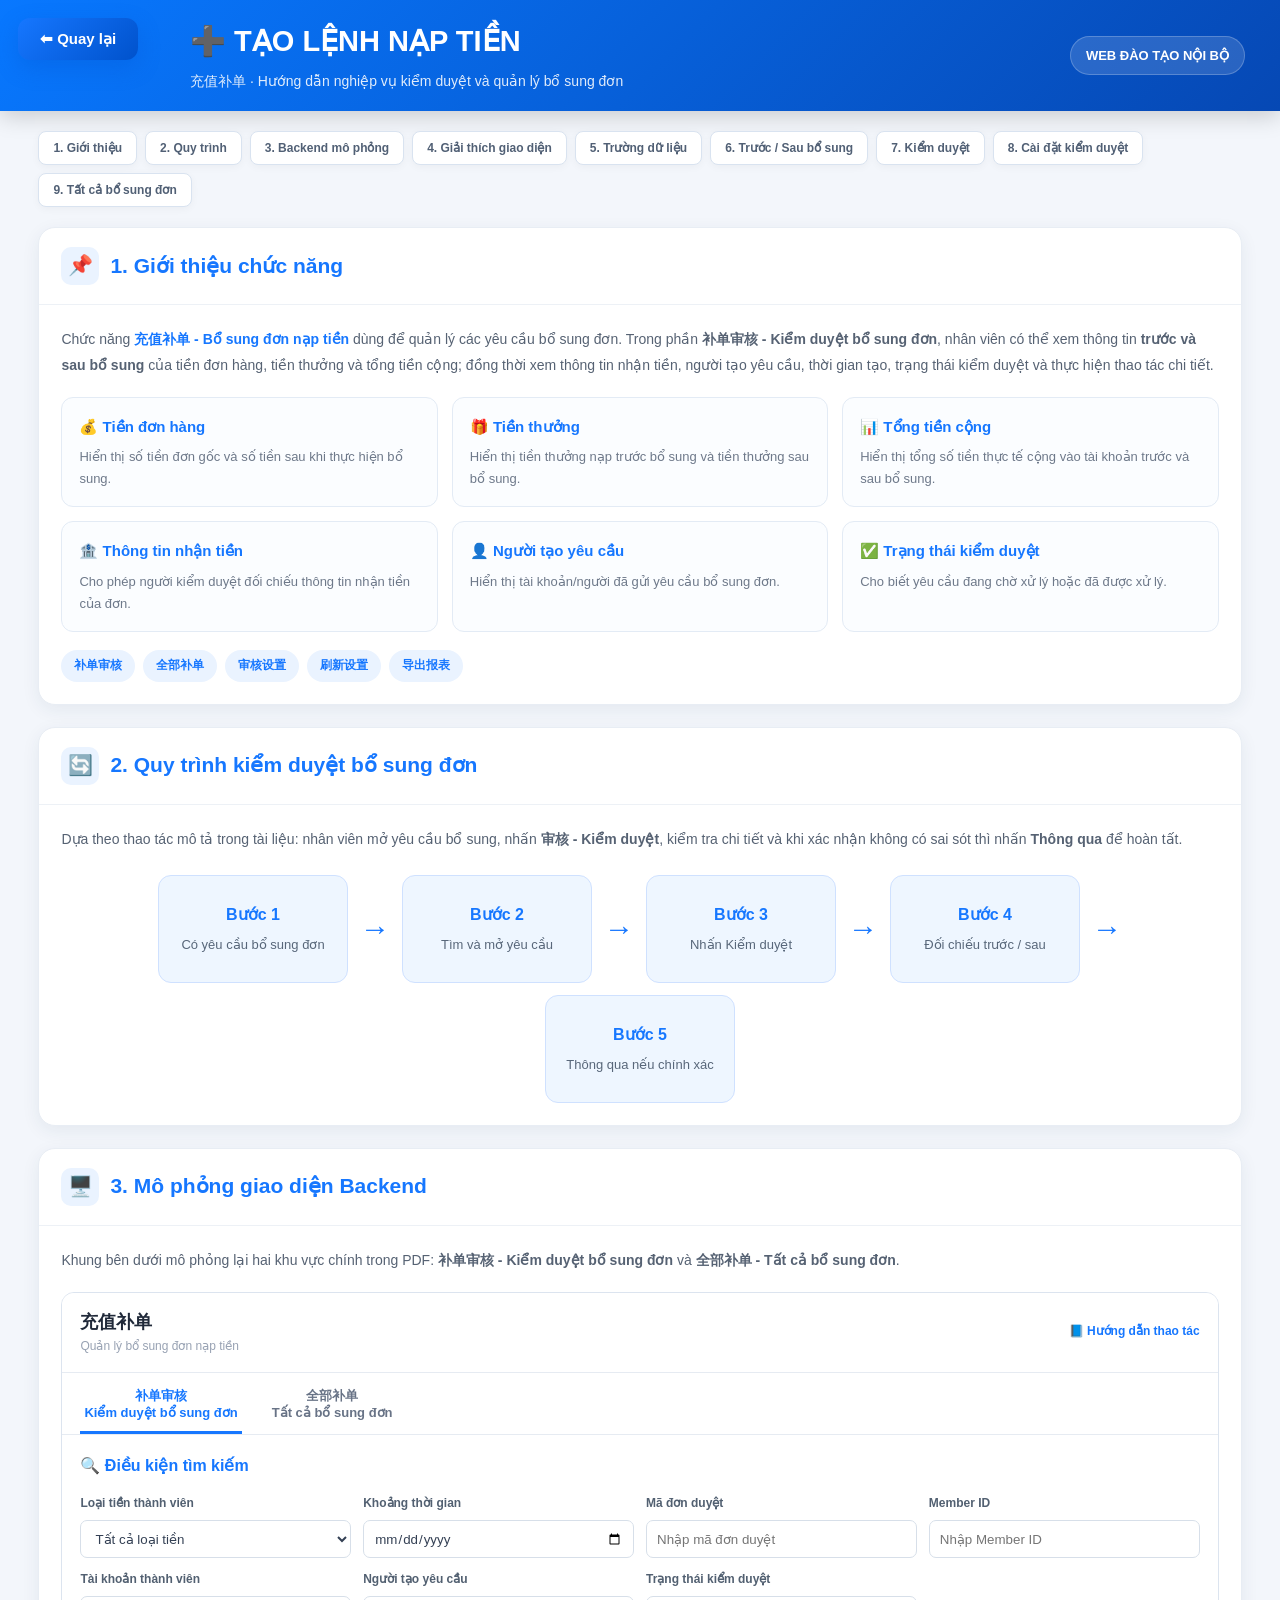
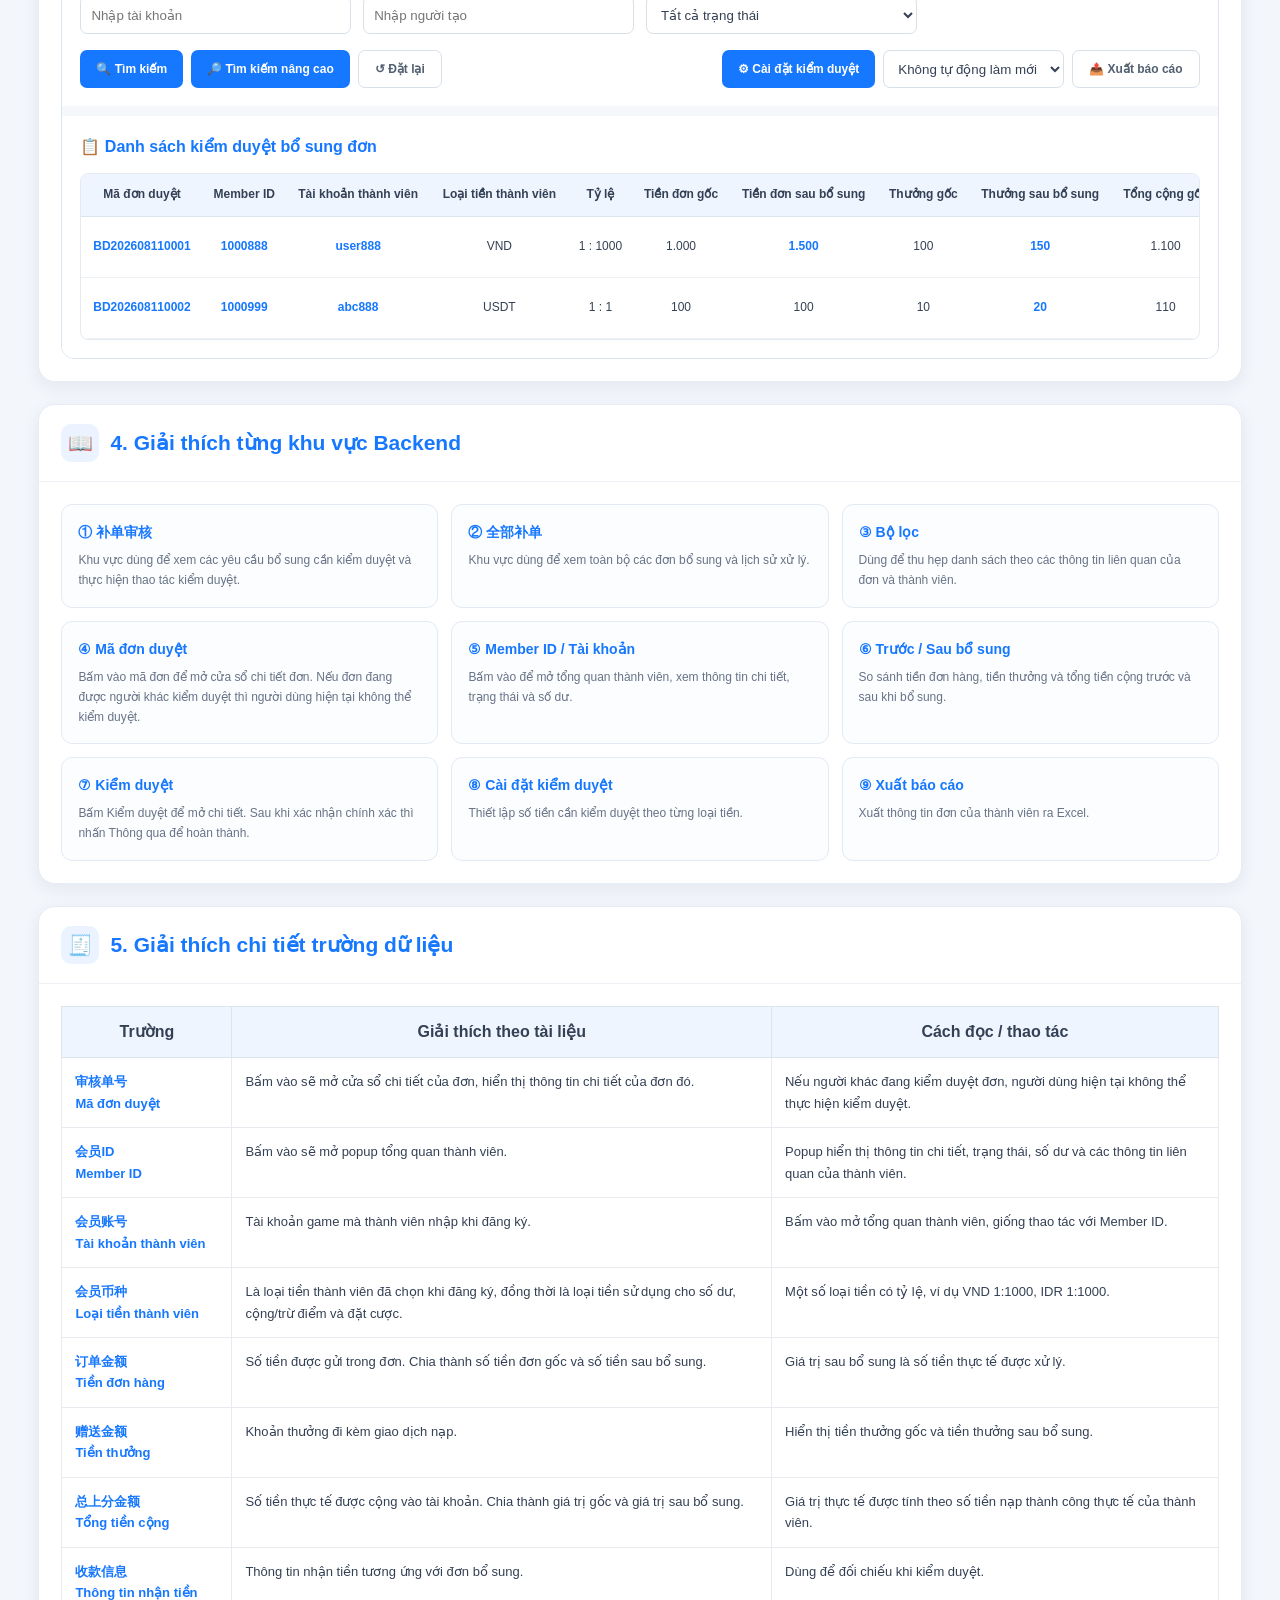
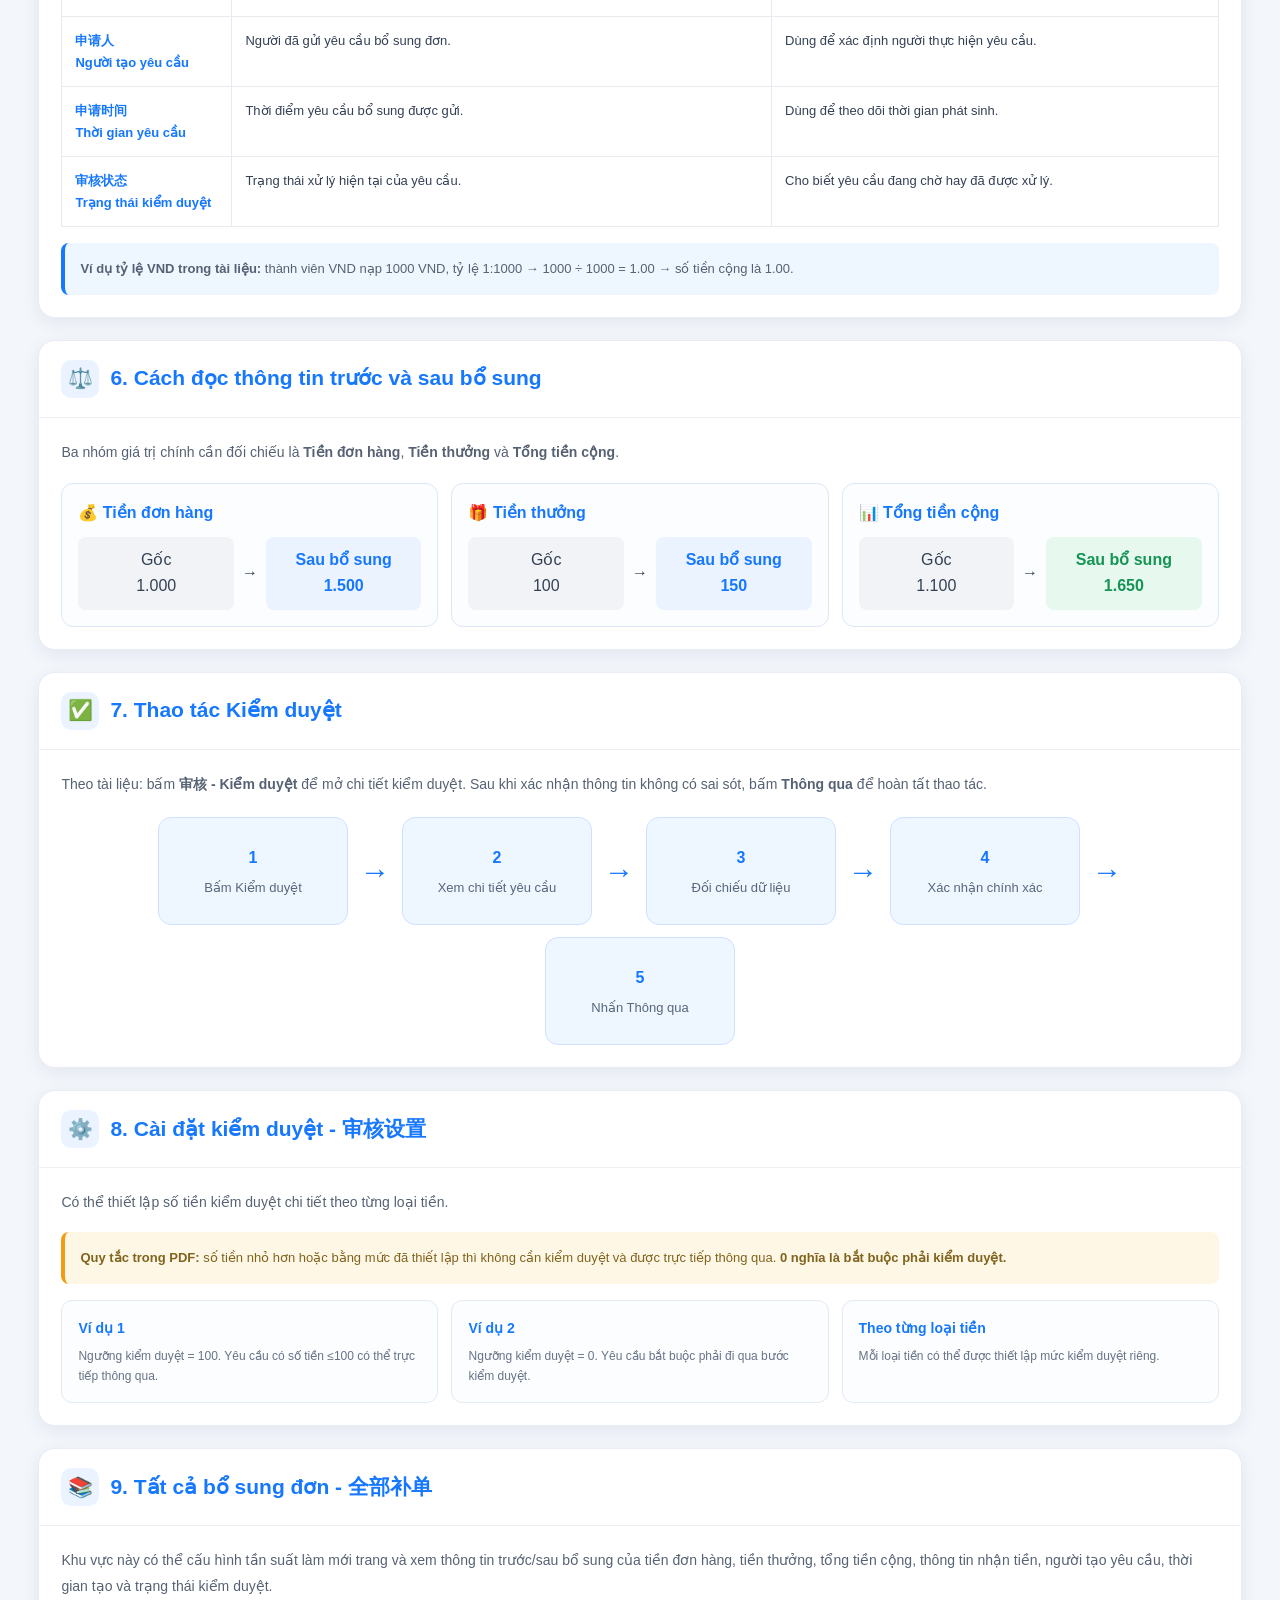
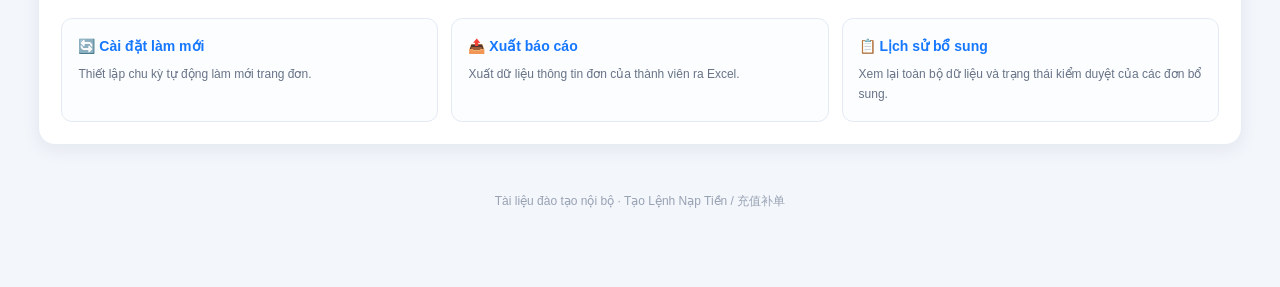
<file: tao_lenh_nap.html>
<!DOCTYPE html>
<html lang="vi">

<head>

<meta charset="UTF-8">

<meta name="viewport" content="width=device-width, initial-scale=1.0">

<title>Tạo Lệnh Nạp Tiền - 充值补单</title>


<style>

/* =========================================================
   01. RESET
========================================================= */

*{
    margin:0;
    padding:0;
    box-sizing:border-box;
}

html{
    scroll-behavior:smooth;
}

body{
    font-family:Arial, Helvetica, sans-serif;
    background:#f3f6fb;
    color:#344054;
    line-height:1.65;
}

button,
input,
select{
    font-family:inherit;
}


/* =========================================================
   02. SCROLLBAR
========================================================= */

::-webkit-scrollbar{
    width:10px;
    height:10px;
}

::-webkit-scrollbar-track{
    background:#edf1f7;
}

::-webkit-scrollbar-thumb{
    background:#b6c2d3;
    border-radius:20px;
}

::-webkit-scrollbar-thumb:hover{
    background:#8fa1b9;
}


/* =========================================================
   03. NÚT QUAY LẠI
========================================================= */

.back-btn{
    position:fixed;
    top:18px;
    left:18px;
    z-index:99999;

    border:none;
    border-radius:12px;

    padding:12px 22px;

    background:linear-gradient(
        135deg,
        #1677ff,
        #0052cc
    );

    color:#fff;

    font-size:15px;
    font-weight:800;

    cursor:pointer;

    box-shadow:
        0 8px 22px rgba(0,82,204,.30);

    transition:.2s;
}

.back-btn:hover{
    transform:translateY(-2px);
    box-shadow:
        0 12px 26px rgba(0,82,204,.38);
}


/* =========================================================
   04. HEADER
========================================================= */

.page-header{
    min-height:100px;

    background:linear-gradient(
        135deg,
        #0878ff,
        #0648b4
    );

    color:white;

    display:flex;
    align-items:center;

    padding:
        18px
        35px
        18px
        190px;

    box-shadow:
        0 5px 22px rgba(0,0,0,.18);
}

.header-main{
    display:flex;
    flex-direction:column;
    gap:4px;
}

.header-title{
    font-size:29px;
    font-weight:900;
}

.header-subtitle{
    font-size:14px;
    opacity:.88;
}

.header-badge{
    margin-left:auto;

    padding:8px 15px;

    border:1px solid rgba(255,255,255,.22);
    border-radius:30px;

    background:rgba(255,255,255,.14);

    font-size:13px;
    font-weight:700;
}


/* =========================================================
   05. MỤC LỤC NHANH
========================================================= */

.quick-nav{
    width:94%;
    max-width:1650px;

    margin:20px auto 0;

    display:flex;
    flex-wrap:wrap;
    gap:8px;
}

.quick-nav button{
    border:1px solid #d9e3f0;
    border-radius:8px;

    background:white;
    color:#516075;

    padding:9px 14px;

    font-size:12px;
    font-weight:800;

    cursor:pointer;

    box-shadow:
        0 2px 8px rgba(0,0,0,.04);
}

.quick-nav button:hover{
    background:#eaf3ff;
    border-color:#bcd8ff;
    color:#1677ff;
}


/* =========================================================
   06. CONTAINER
========================================================= */

.container{
    width:94%;
    max-width:1650px;

    margin:20px auto 50px;
}


/* =========================================================
   07. CARD
========================================================= */

.card{
    background:#fff;

    border:1px solid #e8edf4;
    border-radius:17px;

    margin-bottom:22px;

    box-shadow:
        0 5px 18px rgba(31,51,82,.07);

    overflow:hidden;
}

.card-header{
    padding:19px 22px;

    display:flex;
    align-items:center;
    gap:11px;

    border-bottom:1px solid #edf1f6;
}

.card-icon{
    width:38px;
    height:38px;

    border-radius:10px;

    background:#eaf3ff;

    display:flex;
    align-items:center;
    justify-content:center;

    font-size:20px;
}

.card-title{
    font-size:21px;
    font-weight:900;
    color:#1677ff;
}

.card-body{
    padding:22px;
}

.text{
    color:#566273;
    font-size:14px;
    line-height:1.85;
}

.highlight{
    color:#1677ff;
    font-weight:800;
}


/* =========================================================
   08. KHỐI GIỚI THIỆU
========================================================= */

.feature-grid{
    margin-top:18px;

    display:grid;
    grid-template-columns:repeat(3,1fr);
    gap:14px;
}

.feature{
    padding:17px;

    border:1px solid #e3ebf5;
    border-radius:12px;

    background:#fbfdff;
}

.feature-title{
    font-size:15px;
    font-weight:900;
    color:#1677ff;
    margin-bottom:7px;
}

.feature-desc{
    font-size:13px;
    color:#6e798a;
    line-height:1.65;
}


/* =========================================================
   09. TAG
========================================================= */

.tags{
    margin-top:18px;

    display:flex;
    flex-wrap:wrap;
    gap:8px;
}

.tag{
    padding:6px 13px;

    border-radius:30px;

    background:#eaf3ff;
    color:#1677ff;

    font-size:12px;
    font-weight:800;
}


/* =========================================================
   10. FLOW
========================================================= */

.flow{
    margin-top:22px;

    display:flex;
    align-items:center;
    justify-content:center;

    gap:12px;
    flex-wrap:wrap;
}

.flow-step{
    width:190px;
    min-height:108px;

    padding:16px;

    border:1px solid #cfe1ff;
    border-radius:13px;

    background:#eef6ff;

    text-align:center;

    display:flex;
    flex-direction:column;
    justify-content:center;
}

.flow-step strong{
    color:#1677ff;
    font-size:16px;
    margin-bottom:6px;
}

.flow-step span{
    color:#58677a;
    font-size:13px;
}

.flow-arrow{
    color:#1677ff;
    font-size:30px;
}


/* =========================================================
   11. BACKEND MOCKUP
========================================================= */

.backend{
    border:1px solid #dce4ef;
    border-radius:13px;
    overflow:hidden;
    background:#f7f9fc;
}

.backend-top{
    background:#fff;

    padding:15px 18px;

    border-bottom:1px solid #e6ebf2;

    display:flex;
    align-items:center;
    justify-content:space-between;
}

.backend-name{
    font-size:18px;
    font-weight:900;
    color:#202939;
}

.backend-help{
    font-size:12px;
    color:#1677ff;
    font-weight:800;
}

.backend-tabs{
    background:#fff;

    padding:0 18px;

    display:flex;
    gap:26px;

    border-bottom:1px solid #e6ebf2;
}

.backend-tab{
    border:none;
    background:none;

    padding:14px 4px 11px;

    color:#687386;

    font-size:13px;
    font-weight:800;

    cursor:pointer;

    border-bottom:3px solid transparent;
}

.backend-tab.active{
    color:#1677ff;
    border-color:#1677ff;
}

.backend-panel{
    display:none;
}

.backend-panel.active{
    display:block;
}


/* =========================================================
   12. FILTER
========================================================= */

.filter-area{
    padding:18px;
    background:#fff;
}

.filter-title{
    color:#1677ff;
    font-size:16px;
    font-weight:900;
    margin-bottom:15px;
}

.filter-grid{
    display:grid;
    grid-template-columns:repeat(4,minmax(170px,1fr));
    gap:12px;
}

.form-group{
    display:flex;
    flex-direction:column;
    gap:6px;
}

.form-group label{
    font-size:12px;
    font-weight:800;
    color:#526071;
}

.form-control{
    width:100%;
    height:38px;

    padding:0 10px;

    border:1px solid #d7dfe9;
    border-radius:7px;

    background:#fff;
    color:#344054;

    outline:none;
}

.form-control:focus{
    border-color:#1677ff;
    box-shadow:
        0 0 0 3px rgba(22,119,255,.10);
}


/* =========================================================
   13. BUTTON
========================================================= */

.action-bar{
    margin-top:16px;

    display:flex;
    align-items:center;
    justify-content:space-between;

    gap:10px;
    flex-wrap:wrap;
}

.action-left,
.action-right{
    display:flex;
    gap:8px;
    flex-wrap:wrap;
}

.btn{
    min-height:38px;

    padding:0 16px;

    border:none;
    border-radius:7px;

    display:inline-flex;
    align-items:center;
    justify-content:center;
    gap:6px;

    font-size:12px;
    font-weight:900;

    cursor:pointer;

    transition:.2s;
}

.btn:hover{
    transform:translateY(-1px);
}

.btn-blue{
    background:#1677ff;
    color:#fff;
}

.btn-green{
    background:#16a35f;
    color:#fff;
}

.btn-gray{
    background:#fff;
    color:#526071;
    border:1px solid #d7dfe9;
}

.btn-red{
    background:#df3f3f;
    color:#fff;
}


/* =========================================================
   14. TABLE
========================================================= */

.table-area{
    border-top:10px solid #f5f7fb;
    background:#fff;
    padding:18px;
}

.table-title{
    color:#1677ff;
    font-weight:900;
    margin-bottom:13px;
}

.table-scroll{
    overflow:auto;

    border:1px solid #e5eaf1;
    border-radius:8px;
}

.data-table{
    width:100%;
    min-width:1900px;

    border-collapse:collapse;

    font-size:12px;
}

.data-table th{
    padding:11px 9px;

    background:#eef5ff;
    color:#344054;

    border-bottom:1px solid #dce4ee;

    white-space:nowrap;
    text-align:center;
}

.data-table td{
    padding:11px 9px;

    border-bottom:1px solid #edf0f4;

    text-align:center;
    white-space:nowrap;
}

.data-table tbody tr:hover{
    background:#f8fbff;
}

.link{
    color:#1677ff;
    font-weight:800;
    cursor:pointer;
}

.changed{
    color:#1677ff;
    font-weight:900;
}

.total-after{
    color:#16a35f;
    font-weight:900;
}


/* =========================================================
   15. STATUS
========================================================= */

.status{
    display:inline-block;

    padding:5px 11px;

    border-radius:30px;

    font-size:11px;
    font-weight:900;
}

.status-wait{
    background:#fff3d8;
    color:#d98200;
}

.status-pass{
    background:#e7f8ee;
    color:#159456;
}

.status-reject{
    background:#ffe8e8;
    color:#d83d3d;
}


/* =========================================================
   16. FIELD EXPLANATION
========================================================= */

.field-table{
    width:100%;
    border-collapse:collapse;
}

.field-table th{
    background:#eef5ff;
    color:#344054;
    padding:12px;
    border:1px solid #dce4ee;
}

.field-table td{
    padding:13px;
    vertical-align:top;
    border:1px solid #e7ebf0;
    font-size:13px;
}

.field-name{
    min-width:170px;
    color:#1677ff;
    font-weight:900;
}


/* =========================================================
   17. COMPARE BOX
========================================================= */

.compare-grid{
    display:grid;
    grid-template-columns:repeat(3,1fr);
    gap:13px;
}

.compare-box{
    padding:16px;

    border:1px solid #dce7f5;
    border-radius:12px;

    background:#fbfdff;
}

.compare-title{
    color:#1677ff;
    font-weight:900;
    margin-bottom:10px;
}

.compare-values{
    display:grid;
    grid-template-columns:1fr auto 1fr;
    align-items:center;
    gap:8px;
}

.before,
.after{
    padding:10px;

    border-radius:8px;

    text-align:center;
}

.before{
    background:#f1f3f6;
}

.after{
    background:#eaf3ff;
    color:#1677ff;
    font-weight:900;
}


/* =========================================================
   18. NOTICE
========================================================= */

.notice{
    padding:15px;

    border-left:4px solid #1677ff;
    border-radius:8px;

    background:#eef6ff;

    font-size:13px;
    color:#566273;
}

.warning{
    border-left-color:#f39c12;
    background:#fff7e6;
    color:#7f641e;
}


/* =========================================================
   19. MODAL
========================================================= */

.modal-overlay{
    position:fixed;
    inset:0;

    display:none;
    align-items:center;
    justify-content:center;

    padding:25px;

    background:rgba(18,26,38,.58);

    z-index:999999;
}

.modal-overlay.show{
    display:flex;
}

.modal{
    width:100%;
    max-width:900px;

    max-height:90vh;
    overflow:auto;

    background:white;

    border-radius:15px;

    box-shadow:
        0 30px 70px rgba(0,0,0,.28);
}

.modal-header{
    padding:17px 20px;

    display:flex;
    justify-content:space-between;
    align-items:center;

    border-bottom:1px solid #e9edf3;
}

.modal-title{
    color:#1677ff;
    font-weight:900;
    font-size:18px;
}

.modal-close{
    width:34px;
    height:34px;

    border:none;
    border-radius:50%;

    background:#f1f3f6;

    cursor:pointer;

    font-size:20px;
}

.modal-body{
    padding:20px;
}

.modal-footer{
    padding:15px 20px;

    border-top:1px solid #e9edf3;

    display:flex;
    justify-content:flex-end;
    gap:8px;
}


/* =========================================================
   20. MEMBER POPUP
========================================================= */

.member-grid{
    display:grid;
    grid-template-columns:repeat(2,1fr);
    gap:10px;
}

.member-row{
    padding:12px;

    border:1px solid #e7ecf2;
    border-radius:8px;

    background:#fbfdff;
}

.member-label{
    font-size:11px;
    color:#8490a0;
    margin-bottom:4px;
}

.member-value{
    font-size:14px;
    font-weight:800;
}


/* =========================================================
   21. REVIEW SETTINGS
========================================================= */

.settings-list{
    display:grid;
    grid-template-columns:repeat(2,1fr);
    gap:10px;
}

.setting-row{
    display:grid;
    grid-template-columns:100px 1fr;
    gap:8px;

    align-items:center;

    padding:10px;

    border:1px solid #e7ecf2;
    border-radius:8px;
}

.currency{
    font-weight:900;
    color:#526071;
}


/* =========================================================
   22. EXPLANATION GRID
========================================================= */

.explain-grid{
    display:grid;
    grid-template-columns:repeat(3,1fr);
    gap:13px;
}

.explain-box{
    padding:16px;

    border:1px solid #e4eaf2;
    border-radius:11px;

    background:#fbfdff;
}

.explain-box h3{
    color:#1677ff;
    font-size:14px;
    margin-bottom:7px;
}

.explain-box p{
    color:#687386;
    font-size:12px;
    line-height:1.65;
}


/* =========================================================
   23. FOOTER
========================================================= */

.footer{
    padding:25px;
    text-align:center;
    color:#98a2b3;
    font-size:12px;
}


/* =========================================================
   24. RESPONSIVE
========================================================= */

@media(max-width:1100px){

    .feature-grid,
    .compare-grid,
    .explain-grid{
        grid-template-columns:1fr 1fr;
    }

    .filter-grid{
        grid-template-columns:1fr 1fr;
    }

}

@media(max-width:700px){

    .page-header{
        padding:
            75px
            20px
            20px;

        align-items:flex-start;
        flex-direction:column;
    }

    .header-badge{
        margin-left:0;
        margin-top:10px;
    }

    .feature-grid,
    .compare-grid,
    .explain-grid,
    .filter-grid,
    .member-grid,
    .settings-list{
        grid-template-columns:1fr;
    }

    .flow{
        flex-direction:column;
    }

    .flow-arrow{
        transform:rotate(90deg);
    }

}

</style>

</head>


<body>


<!-- =========================================================
     NÚT QUAY LẠI
========================================================= -->

<button
    class="back-btn"
    onclick="goBack()"
>
    ⬅ Quay lại
</button>


<!-- =========================================================
     HEADER
========================================================= -->

<header class="page-header">

    <div class="header-main">

        <div class="header-title">
            ➕ TẠO LỆNH NẠP TIỀN
        </div>

        <div class="header-subtitle">
            充值补单 · Hướng dẫn nghiệp vụ kiểm duyệt và quản lý bổ sung đơn
        </div>

    </div>

    <div class="header-badge">
        WEB ĐÀO TẠO NỘI BỘ
    </div>

</header>


<!-- =========================================================
     MỤC LỤC NHANH
========================================================= -->

<nav class="quick-nav">

    <button onclick="goSection('intro')">
        1. Giới thiệu
    </button>

    <button onclick="goSection('flow')">
        2. Quy trình
    </button>

    <button onclick="goSection('backend')">
        3. Backend mô phỏng
    </button>

    <button onclick="goSection('areas')">
        4. Giải thích giao diện
    </button>

    <button onclick="goSection('fields')">
        5. Trường dữ liệu
    </button>

    <button onclick="goSection('compare')">
        6. Trước / Sau bổ sung
    </button>

    <button onclick="goSection('review')">
        7. Kiểm duyệt
    </button>

    <button onclick="goSection('settings')">
        8. Cài đặt kiểm duyệt
    </button>

    <button onclick="goSection('allOrders')">
        9. Tất cả bổ sung đơn
    </button>

</nav>


<main class="container">


<!-- =========================================================
     1. GIỚI THIỆU
========================================================= -->

<section
    class="card"
    id="intro"
>

    <div class="card-header">

        <div class="card-icon">
            📌
        </div>

        <div class="card-title">
            1. Giới thiệu chức năng
        </div>

    </div>

    <div class="card-body">

        <div class="text">

            Chức năng

            <span class="highlight">
                充值补单 - Bổ sung đơn nạp tiền
            </span>

            dùng để quản lý các yêu cầu bổ sung đơn.

            Trong phần
            <b>补单审核 - Kiểm duyệt bổ sung đơn</b>,
            nhân viên có thể xem thông tin
            <b>trước và sau bổ sung</b>
            của tiền đơn hàng, tiền thưởng và tổng tiền cộng;
            đồng thời xem thông tin nhận tiền,
            người tạo yêu cầu, thời gian tạo,
            trạng thái kiểm duyệt và thực hiện thao tác chi tiết.

        </div>


        <div class="feature-grid">

            <div class="feature">

                <div class="feature-title">
                    💰 Tiền đơn hàng
                </div>

                <div class="feature-desc">
                    Hiển thị số tiền đơn gốc và số tiền sau khi thực hiện bổ sung.
                </div>

            </div>


            <div class="feature">

                <div class="feature-title">
                    🎁 Tiền thưởng
                </div>

                <div class="feature-desc">
                    Hiển thị tiền thưởng nạp trước bổ sung và tiền thưởng sau bổ sung.
                </div>

            </div>


            <div class="feature">

                <div class="feature-title">
                    📊 Tổng tiền cộng
                </div>

                <div class="feature-desc">
                    Hiển thị tổng số tiền thực tế cộng vào tài khoản trước và sau bổ sung.
                </div>

            </div>


            <div class="feature">

                <div class="feature-title">
                    🏦 Thông tin nhận tiền
                </div>

                <div class="feature-desc">
                    Cho phép người kiểm duyệt đối chiếu thông tin nhận tiền của đơn.
                </div>

            </div>


            <div class="feature">

                <div class="feature-title">
                    👤 Người tạo yêu cầu
                </div>

                <div class="feature-desc">
                    Hiển thị tài khoản/người đã gửi yêu cầu bổ sung đơn.
                </div>

            </div>


            <div class="feature">

                <div class="feature-title">
                    ✅ Trạng thái kiểm duyệt
                </div>

                <div class="feature-desc">
                    Cho biết yêu cầu đang chờ xử lý hoặc đã được xử lý.
                </div>

            </div>

        </div>


        <div class="tags">

            <span class="tag">补单审核</span>

            <span class="tag">全部补单</span>

            <span class="tag">审核设置</span>

            <span class="tag">刷新设置</span>

            <span class="tag">导出报表</span>

        </div>

    </div>

</section>


<!-- =========================================================
     2. QUY TRÌNH
========================================================= -->

<section
    class="card"
    id="flow"
>

    <div class="card-header">

        <div class="card-icon">
            🔄
        </div>

        <div class="card-title">
            2. Quy trình kiểm duyệt bổ sung đơn
        </div>

    </div>

    <div class="card-body">

        <div class="text">
            Dựa theo thao tác mô tả trong tài liệu:
            nhân viên mở yêu cầu bổ sung,
            nhấn <b>审核 - Kiểm duyệt</b>,
            kiểm tra chi tiết và khi xác nhận không có sai sót thì nhấn
            <b>Thông qua</b> để hoàn tất.
        </div>


        <div class="flow">

            <div class="flow-step">
                <strong>Bước 1</strong>
                <span>Có yêu cầu bổ sung đơn</span>
            </div>

            <div class="flow-arrow">→</div>

            <div class="flow-step">
                <strong>Bước 2</strong>
                <span>Tìm và mở yêu cầu</span>
            </div>

            <div class="flow-arrow">→</div>

            <div class="flow-step">
                <strong>Bước 3</strong>
                <span>Nhấn Kiểm duyệt</span>
            </div>

            <div class="flow-arrow">→</div>

            <div class="flow-step">
                <strong>Bước 4</strong>
                <span>Đối chiếu trước / sau</span>
            </div>

            <div class="flow-arrow">→</div>

            <div class="flow-step">
                <strong>Bước 5</strong>
                <span>Thông qua nếu chính xác</span>
            </div>

        </div>

    </div>

</section>


<!-- =========================================================
     3. BACKEND MÔ PHỎNG
========================================================= -->

<section
    class="card"
    id="backend"
>

    <div class="card-header">

        <div class="card-icon">
            🖥️
        </div>

        <div class="card-title">
            3. Mô phỏng giao diện Backend
        </div>

    </div>

    <div class="card-body">

        <div class="text" style="margin-bottom:18px;">
            Khung bên dưới mô phỏng lại hai khu vực chính trong PDF:
            <b>补单审核 - Kiểm duyệt bổ sung đơn</b>
            và
            <b>全部补单 - Tất cả bổ sung đơn</b>.
        </div>


        <div class="backend">


            <!-- TOP -->

            <div class="backend-top">

                <div>

                    <div class="backend-name">
                        充值补单
                    </div>

                    <div style="font-size:12px;color:#98a2b3;">
                        Quản lý bổ sung đơn nạp tiền
                    </div>

                </div>

                <div class="backend-help">
                    📘 Hướng dẫn thao tác
                </div>

            </div>


            <!-- TAB -->

            <div class="backend-tabs">

                <button
                    class="backend-tab active"
                    id="auditTab"
                    onclick="switchBackend('audit')"
                >
                    补单审核
                    <br>
                    Kiểm duyệt bổ sung đơn
                </button>

                <button
                    class="backend-tab"
                    id="allTab"
                    onclick="switchBackend('all')"
                >
                    全部补单
                    <br>
                    Tất cả bổ sung đơn
                </button>

            </div>


            <!-- =================================================
                 PANEL KIỂM DUYỆT
            ================================================= -->

            <div
                class="backend-panel active"
                id="auditPanel"
            >


                <!-- FILTER -->

                <div class="filter-area">

                    <div class="filter-title">
                        🔍 Điều kiện tìm kiếm
                    </div>


                    <div class="filter-grid">


                        <div class="form-group">

                            <label>
                                Loại tiền thành viên
                            </label>

                            <select class="form-control">

                                <option>Tất cả loại tiền</option>
                                <option>VND</option>
                                <option>USDT</option>
                                <option>BRL</option>
                                <option>MXN</option>

                            </select>

                        </div>


                        <div class="form-group">

                            <label>
                                Khoảng thời gian
                            </label>

                            <input
                                class="form-control"
                                type="date"
                            >

                        </div>


                        <div class="form-group">

                            <label>
                                Mã đơn duyệt
                            </label>

                            <input
                                class="form-control"
                                type="text"
                                placeholder="Nhập mã đơn duyệt"
                            >

                        </div>


                        <div class="form-group">

                            <label>
                                Member ID
                            </label>

                            <input
                                class="form-control"
                                type="text"
                                placeholder="Nhập Member ID"
                            >

                        </div>


                        <div class="form-group">

                            <label>
                                Tài khoản thành viên
                            </label>

                            <input
                                class="form-control"
                                type="text"
                                placeholder="Nhập tài khoản"
                            >

                        </div>


                        <div class="form-group">

                            <label>
                                Người tạo yêu cầu
                            </label>

                            <input
                                class="form-control"
                                type="text"
                                placeholder="Nhập người tạo"
                            >

                        </div>


                        <div class="form-group">

                            <label>
                                Trạng thái kiểm duyệt
                            </label>

                            <select class="form-control">

                                <option>Tất cả trạng thái</option>
                                <option>Chờ kiểm duyệt</option>
                                <option>Đã thông qua</option>
                                <option>Đã từ chối</option>

                            </select>

                        </div>


                    </div>


                    <div class="action-bar">


                        <div class="action-left">

                            <button class="btn btn-blue">
                                🔍 Tìm kiếm
                            </button>

                            <button class="btn btn-blue">
                                🔎 Tìm kiếm nâng cao
                            </button>

                            <button class="btn btn-gray">
                                ↺ Đặt lại
                            </button>

                        </div>


                        <div class="action-right">

                            <button
                                class="btn btn-blue"
                                onclick="openSettings()"
                            >
                                ⚙ Cài đặt kiểm duyệt
                            </button>


                            <select
                                class="form-control"
                                id="refreshSelect"
                                style="width:auto;"
                                onchange="setRefresh()"
                            >

                                <option value="0">
                                    Không tự động làm mới
                                </option>

                                <option value="15">
                                    Chu kỳ 15 giây
                                </option>

                                <option value="30">
                                    Chu kỳ 30 giây
                                </option>

                                <option value="60">
                                    Chu kỳ 60 giây
                                </option>

                            </select>


                            <button
                                class="btn btn-gray"
                                onclick="demoExport()"
                            >
                                📤 Xuất báo cáo
                            </button>

                        </div>


                    </div>

                </div>


                <!-- TABLE -->

                <div class="table-area">

                    <div class="table-title">
                        📋 Danh sách kiểm duyệt bổ sung đơn
                    </div>

                    <div class="table-scroll">

                        <table class="data-table">

                            <thead>

                                <tr>

                                    <th>Mã đơn duyệt</th>

                                    <th>Member ID</th>

                                    <th>Tài khoản thành viên</th>

                                    <th>Loại tiền thành viên</th>

                                    <th>Tỷ lệ</th>

                                    <th>Tiền đơn gốc</th>

                                    <th>Tiền đơn sau bổ sung</th>

                                    <th>Thưởng gốc</th>

                                    <th>Thưởng sau bổ sung</th>

                                    <th>Tổng cộng gốc</th>

                                    <th>Tổng cộng sau bổ sung</th>

                                    <th>Thông tin nhận tiền</th>

                                    <th>Người tạo</th>

                                    <th>Thời gian tạo</th>

                                    <th>Trạng thái kiểm duyệt</th>

                                    <th>Thao tác</th>

                                </tr>

                            </thead>


                            <tbody>

                                <tr>

                                    <td>
                                        <span
                                            class="link"
                                            onclick="openOrderDetail()"
                                        >
                                            BD202608110001
                                        </span>
                                    </td>

                                    <td>
                                        <span
                                            class="link"
                                            onclick="openMember()"
                                        >
                                            1000888
                                        </span>
                                    </td>

                                    <td>
                                        <span
                                            class="link"
                                            onclick="openMember()"
                                        >
                                            user888
                                        </span>
                                    </td>

                                    <td>VND</td>

                                    <td>1 : 1000</td>

                                    <td>1.000</td>

                                    <td class="changed">
                                        1.500
                                    </td>

                                    <td>100</td>

                                    <td class="changed">
                                        150
                                    </td>

                                    <td>1.100</td>

                                    <td class="total-after">
                                        1.650
                                    </td>

                                    <td>
                                        Ngân hàng nhận tiền
                                    </td>

                                    <td>
                                        Admin01
                                    </td>

                                    <td>
                                        11/08/2026 16:10
                                    </td>

                                    <td>
                                        <span class="status status-wait">
                                            Chờ kiểm duyệt
                                        </span>
                                    </td>

                                    <td>

                                        <button
                                            class="btn btn-blue"
                                            onclick="openReview()"
                                        >
                                            Kiểm duyệt
                                        </button>

                                    </td>

                                </tr>


                                <tr>

                                    <td>
                                        <span
                                            class="link"
                                            onclick="openOrderDetail()"
                                        >
                                            BD202608110002
                                        </span>
                                    </td>

                                    <td>
                                        <span
                                            class="link"
                                            onclick="openMember()"
                                        >
                                            1000999
                                        </span>
                                    </td>

                                    <td>
                                        <span
                                            class="link"
                                            onclick="openMember()"
                                        >
                                            abc888
                                        </span>
                                    </td>

                                    <td>USDT</td>

                                    <td>1 : 1</td>

                                    <td>100</td>

                                    <td>100</td>

                                    <td>10</td>

                                    <td class="changed">
                                        20
                                    </td>

                                    <td>110</td>

                                    <td class="total-after">
                                        120
                                    </td>

                                    <td>
                                        Ví USDT
                                    </td>

                                    <td>
                                        Admin02
                                    </td>

                                    <td>
                                        11/08/2026 15:35
                                    </td>

                                    <td>
                                        <span class="status status-pass">
                                            Đã thông qua
                                        </span>
                                    </td>

                                    <td>

                                        <button
                                            class="btn btn-gray"
                                            onclick="openOrderDetail()"
                                        >
                                            Chi tiết
                                        </button>

                                    </td>

                                </tr>

                            </tbody>

                        </table>

                    </div>

                </div>

            </div>


            <!-- =================================================
                 PANEL TẤT CẢ BỔ SUNG ĐƠN
            ================================================= -->

            <div
                class="backend-panel"
                id="allPanel"
            >

                <div class="filter-area">

                    <div class="filter-title">
                        🔍 Tra cứu tất cả bổ sung đơn
                    </div>


                    <div class="filter-grid">

                        <div class="form-group">

                            <label>
                                Loại tiền thành viên
                            </label>

                            <select class="form-control">

                                <option>Tất cả</option>
                                <option>VND</option>
                                <option>USDT</option>

                            </select>

                        </div>


                        <div class="form-group">

                            <label>
                                Thời gian
                            </label>

                            <input
                                class="form-control"
                                type="date"
                            >

                        </div>


                        <div class="form-group">

                            <label>
                                Member ID / Tài khoản
                            </label>

                            <input
                                class="form-control"
                                placeholder="Nhập Member ID hoặc tài khoản"
                            >

                        </div>


                        <div class="form-group">

                            <label>
                                Trạng thái
                            </label>

                            <select class="form-control">

                                <option>Tất cả trạng thái</option>
                                <option>Chờ kiểm duyệt</option>
                                <option>Đã thông qua</option>
                                <option>Đã từ chối</option>

                            </select>

                        </div>

                    </div>


                    <div class="action-bar">

                        <div class="action-left">

                            <button class="btn btn-blue">
                                🔍 Tìm kiếm
                            </button>

                            <button class="btn btn-gray">
                                ↺ Đặt lại
                            </button>

                        </div>

                        <div class="action-right">

                            <button
                                class="btn btn-gray"
                                onclick="demoExport()"
                            >
                                📤 Xuất báo cáo
                            </button>

                        </div>

                    </div>

                </div>


                <div class="table-area">

                    <div class="table-title">
                        📚 Tất cả bổ sung đơn
                    </div>


                    <div class="table-scroll">

                        <table class="data-table">

                            <thead>

                                <tr>

                                    <th>Mã đơn duyệt</th>

                                    <th>Member ID</th>

                                    <th>Tài khoản</th>

                                    <th>Loại tiền</th>

                                    <th>Tiền đơn gốc</th>

                                    <th>Tiền đơn sau</th>

                                    <th>Thưởng gốc</th>

                                    <th>Thưởng sau</th>

                                    <th>Tổng gốc</th>

                                    <th>Tổng sau</th>

                                    <th>Thông tin nhận tiền</th>

                                    <th>Người tạo</th>

                                    <th>Thời gian tạo</th>

                                    <th>Trạng thái</th>

                                </tr>

                            </thead>


                            <tbody>

                                <tr>

                                    <td>
                                        BD202608110001
                                    </td>

                                    <td>1000888</td>

                                    <td>user888</td>

                                    <td>VND</td>

                                    <td>1.000</td>

                                    <td class="changed">
                                        1.500
                                    </td>

                                    <td>100</td>

                                    <td class="changed">
                                        150
                                    </td>

                                    <td>1.100</td>

                                    <td class="total-after">
                                        1.650
                                    </td>

                                    <td>
                                        Ngân hàng nhận tiền
                                    </td>

                                    <td>Admin01</td>

                                    <td>
                                        11/08/2026 16:10
                                    </td>

                                    <td>
                                        <span class="status status-pass">
                                            Đã thông qua
                                        </span>
                                    </td>

                                </tr>


                                <tr>

                                    <td>
                                        BD202608110003
                                    </td>

                                    <td>1000777</td>

                                    <td>member777</td>

                                    <td>USDT</td>

                                    <td>50</td>

                                    <td class="changed">
                                        70
                                    </td>

                                    <td>0</td>

                                    <td>0</td>

                                    <td>50</td>

                                    <td class="total-after">
                                        70
                                    </td>

                                    <td>
                                        Ví USDT
                                    </td>

                                    <td>Admin03</td>

                                    <td>
                                        11/08/2026 14:20
                                    </td>

                                    <td>
                                        <span class="status status-wait">
                                            Chờ kiểm duyệt
                                        </span>
                                    </td>

                                </tr>

                            </tbody>

                        </table>

                    </div>

                </div>

            </div>


        </div>

    </div>

</section>


<!-- =========================================================
     4. GIẢI THÍCH GIAO DIỆN
========================================================= -->

<section
    class="card"
    id="areas"
>

    <div class="card-header">

        <div class="card-icon">
            📖
        </div>

        <div class="card-title">
            4. Giải thích từng khu vực Backend
        </div>

    </div>


    <div class="card-body">

        <div class="explain-grid">


            <div class="explain-box">

                <h3>
                    ① 补单审核
                </h3>

                <p>
                    Khu vực dùng để xem các yêu cầu bổ sung cần kiểm duyệt và thực hiện thao tác kiểm duyệt.
                </p>

            </div>


            <div class="explain-box">

                <h3>
                    ② 全部补单
                </h3>

                <p>
                    Khu vực dùng để xem toàn bộ các đơn bổ sung và lịch sử xử lý.
                </p>

            </div>


            <div class="explain-box">

                <h3>
                    ③ Bộ lọc
                </h3>

                <p>
                    Dùng để thu hẹp danh sách theo các thông tin liên quan của đơn và thành viên.
                </p>

            </div>


            <div class="explain-box">

                <h3>
                    ④ Mã đơn duyệt
                </h3>

                <p>
                    Bấm vào mã đơn để mở cửa sổ chi tiết đơn.
                    Nếu đơn đang được người khác kiểm duyệt thì người dùng hiện tại không thể kiểm duyệt.
                </p>

            </div>


            <div class="explain-box">

                <h3>
                    ⑤ Member ID / Tài khoản
                </h3>

                <p>
                    Bấm vào để mở tổng quan thành viên,
                    xem thông tin chi tiết, trạng thái và số dư.
                </p>

            </div>


            <div class="explain-box">

                <h3>
                    ⑥ Trước / Sau bổ sung
                </h3>

                <p>
                    So sánh tiền đơn hàng, tiền thưởng và tổng tiền cộng trước và sau khi bổ sung.
                </p>

            </div>


            <div class="explain-box">

                <h3>
                    ⑦ Kiểm duyệt
                </h3>

                <p>
                    Bấm Kiểm duyệt để mở chi tiết.
                    Sau khi xác nhận chính xác thì nhấn Thông qua để hoàn thành.
                </p>

            </div>


            <div class="explain-box">

                <h3>
                    ⑧ Cài đặt kiểm duyệt
                </h3>

                <p>
                    Thiết lập số tiền cần kiểm duyệt theo từng loại tiền.
                </p>

            </div>


            <div class="explain-box">

                <h3>
                    ⑨ Xuất báo cáo
                </h3>

                <p>
                    Xuất thông tin đơn của thành viên ra Excel.
                </p>

            </div>


        </div>

    </div>

</section>


<!-- =========================================================
     5. GIẢI THÍCH TRƯỜNG DỮ LIỆU
========================================================= -->

<section
    class="card"
    id="fields"
>

    <div class="card-header">

        <div class="card-icon">
            🧾
        </div>

        <div class="card-title">
            5. Giải thích chi tiết trường dữ liệu
        </div>

    </div>


    <div class="card-body">

        <table class="field-table">

            <thead>

                <tr>

                    <th>Trường</th>

                    <th>Giải thích theo tài liệu</th>

                    <th>Cách đọc / thao tác</th>

                </tr>

            </thead>


            <tbody>


                <tr>

                    <td class="field-name">
                        审核单号
                        <br>
                        Mã đơn duyệt
                    </td>

                    <td>
                        Bấm vào sẽ mở cửa sổ chi tiết của đơn,
                        hiển thị thông tin chi tiết của đơn đó.
                    </td>

                    <td>
                        Nếu người khác đang kiểm duyệt đơn,
                        người dùng hiện tại không thể thực hiện kiểm duyệt.
                    </td>

                </tr>


                <tr>

                    <td class="field-name">
                        会员ID
                        <br>
                        Member ID
                    </td>

                    <td>
                        Bấm vào sẽ mở popup tổng quan thành viên.
                    </td>

                    <td>
                        Popup hiển thị thông tin chi tiết,
                        trạng thái, số dư và các thông tin liên quan của thành viên.
                    </td>

                </tr>


                <tr>

                    <td class="field-name">
                        会员账号
                        <br>
                        Tài khoản thành viên
                    </td>

                    <td>
                        Tài khoản game mà thành viên nhập khi đăng ký.
                    </td>

                    <td>
                        Bấm vào mở tổng quan thành viên,
                        giống thao tác với Member ID.
                    </td>

                </tr>


                <tr>

                    <td class="field-name">
                        会员币种
                        <br>
                        Loại tiền thành viên
                    </td>

                    <td>
                        Là loại tiền thành viên đã chọn khi đăng ký,
                        đồng thời là loại tiền sử dụng cho số dư,
                        cộng/trừ điểm và đặt cược.
                    </td>

                    <td>
                        Một số loại tiền có tỷ lệ,
                        ví dụ VND 1:1000, IDR 1:1000.
                    </td>

                </tr>


                <tr>

                    <td class="field-name">
                        订单金额
                        <br>
                        Tiền đơn hàng
                    </td>

                    <td>
                        Số tiền được gửi trong đơn.
                        Chia thành số tiền đơn gốc và số tiền sau bổ sung.
                    </td>

                    <td>
                        Giá trị sau bổ sung là số tiền thực tế được xử lý.
                    </td>

                </tr>


                <tr>

                    <td class="field-name">
                        赠送金额
                        <br>
                        Tiền thưởng
                    </td>

                    <td>
                        Khoản thưởng đi kèm giao dịch nạp.
                    </td>

                    <td>
                        Hiển thị tiền thưởng gốc và tiền thưởng sau bổ sung.
                    </td>

                </tr>


                <tr>

                    <td class="field-name">
                        总上分金额
                        <br>
                        Tổng tiền cộng
                    </td>

                    <td>
                        Số tiền thực tế được cộng vào tài khoản.
                        Chia thành giá trị gốc và giá trị sau bổ sung.
                    </td>

                    <td>
                        Giá trị thực tế được tính theo số tiền nạp thành công thực tế của thành viên.
                    </td>

                </tr>


                <tr>

                    <td class="field-name">
                        收款信息
                        <br>
                        Thông tin nhận tiền
                    </td>

                    <td>
                        Thông tin nhận tiền tương ứng với đơn bổ sung.
                    </td>

                    <td>
                        Dùng để đối chiếu khi kiểm duyệt.
                    </td>

                </tr>


                <tr>

                    <td class="field-name">
                        申请人
                        <br>
                        Người tạo yêu cầu
                    </td>

                    <td>
                        Người đã gửi yêu cầu bổ sung đơn.
                    </td>

                    <td>
                        Dùng để xác định người thực hiện yêu cầu.
                    </td>

                </tr>


                <tr>

                    <td class="field-name">
                        申请时间
                        <br>
                        Thời gian yêu cầu
                    </td>

                    <td>
                        Thời điểm yêu cầu bổ sung được gửi.
                    </td>

                    <td>
                        Dùng để theo dõi thời gian phát sinh.
                    </td>

                </tr>


                <tr>

                    <td class="field-name">
                        审核状态
                        <br>
                        Trạng thái kiểm duyệt
                    </td>

                    <td>
                        Trạng thái xử lý hiện tại của yêu cầu.
                    </td>

                    <td>
                        Cho biết yêu cầu đang chờ hay đã được xử lý.
                    </td>

                </tr>


            </tbody>

        </table>


        <div
            class="notice"
            style="margin-top:16px;"
        >
            <b>Ví dụ tỷ lệ VND trong tài liệu:</b>
            thành viên VND nạp 1000 VND,
            tỷ lệ 1:1000 →
            1000 ÷ 1000 = 1.00 →
            số tiền cộng là 1.00.
        </div>

    </div>

</section>


<!-- =========================================================
     6. TRƯỚC / SAU BỔ SUNG
========================================================= -->

<section
    class="card"
    id="compare"
>

    <div class="card-header">

        <div class="card-icon">
            ⚖️
        </div>

        <div class="card-title">
            6. Cách đọc thông tin trước và sau bổ sung
        </div>

    </div>


    <div class="card-body">

        <div class="text">
            Ba nhóm giá trị chính cần đối chiếu là
            <b>Tiền đơn hàng</b>,
            <b>Tiền thưởng</b>
            và
            <b>Tổng tiền cộng</b>.
        </div>


        <div
            class="compare-grid"
            style="margin-top:18px;"
        >


            <div class="compare-box">

                <div class="compare-title">
                    💰 Tiền đơn hàng
                </div>

                <div class="compare-values">

                    <div class="before">
                        Gốc
                        <br>
                        1.000
                    </div>

                    <div>→</div>

                    <div class="after">
                        Sau bổ sung
                        <br>
                        1.500
                    </div>

                </div>

            </div>


            <div class="compare-box">

                <div class="compare-title">
                    🎁 Tiền thưởng
                </div>

                <div class="compare-values">

                    <div class="before">
                        Gốc
                        <br>
                        100
                    </div>

                    <div>→</div>

                    <div class="after">
                        Sau bổ sung
                        <br>
                        150
                    </div>

                </div>

            </div>


            <div class="compare-box">

                <div class="compare-title">
                    📊 Tổng tiền cộng
                </div>

                <div class="compare-values">

                    <div class="before">
                        Gốc
                        <br>
                        1.100
                    </div>

                    <div>→</div>

                    <div
                        class="after"
                        style="color:#159456;background:#e7f8ee;"
                    >
                        Sau bổ sung
                        <br>
                        1.650
                    </div>

                </div>

            </div>


        </div>

    </div>

</section>


<!-- =========================================================
     7. KIỂM DUYỆT
========================================================= -->

<section
    class="card"
    id="review"
>

    <div class="card-header">

        <div class="card-icon">
            ✅
        </div>

        <div class="card-title">
            7. Thao tác Kiểm duyệt
        </div>

    </div>


    <div class="card-body">

        <div class="text">
            Theo tài liệu:
            bấm <b>审核 - Kiểm duyệt</b> để mở chi tiết kiểm duyệt.
            Sau khi xác nhận thông tin không có sai sót,
            bấm <b>Thông qua</b> để hoàn tất thao tác.
        </div>


        <div
            class="flow"
            style="margin-top:20px;"
        >

            <div class="flow-step">
                <strong>1</strong>
                <span>Bấm Kiểm duyệt</span>
            </div>

            <div class="flow-arrow">→</div>

            <div class="flow-step">
                <strong>2</strong>
                <span>Xem chi tiết yêu cầu</span>
            </div>

            <div class="flow-arrow">→</div>

            <div class="flow-step">
                <strong>3</strong>
                <span>Đối chiếu dữ liệu</span>
            </div>

            <div class="flow-arrow">→</div>

            <div class="flow-step">
                <strong>4</strong>
                <span>Xác nhận chính xác</span>
            </div>

            <div class="flow-arrow">→</div>

            <div class="flow-step">
                <strong>5</strong>
                <span>Nhấn Thông qua</span>
            </div>

        </div>

    </div>

</section>


<!-- =========================================================
     8. CÀI ĐẶT KIỂM DUYỆT
========================================================= -->

<section
    class="card"
    id="settings"
>

    <div class="card-header">

        <div class="card-icon">
            ⚙️
        </div>

        <div class="card-title">
            8. Cài đặt kiểm duyệt - 审核设置
        </div>

    </div>


    <div class="card-body">

        <div class="text">
            Có thể thiết lập số tiền kiểm duyệt chi tiết
            theo từng loại tiền.
        </div>


        <div
            class="notice warning"
            style="margin-top:16px;"
        >
            <b>Quy tắc trong PDF:</b>
            số tiền nhỏ hơn hoặc bằng mức đã thiết lập
            thì không cần kiểm duyệt và được trực tiếp thông qua.
            <b>0 nghĩa là bắt buộc phải kiểm duyệt.</b>
        </div>


        <div
            class="explain-grid"
            style="margin-top:16px;"
        >

            <div class="explain-box">

                <h3>
                    Ví dụ 1
                </h3>

                <p>
                    Ngưỡng kiểm duyệt = 100.
                    Yêu cầu có số tiền ≤100 có thể trực tiếp thông qua.
                </p>

            </div>


            <div class="explain-box">

                <h3>
                    Ví dụ 2
                </h3>

                <p>
                    Ngưỡng kiểm duyệt = 0.
                    Yêu cầu bắt buộc phải đi qua bước kiểm duyệt.
                </p>

            </div>


            <div class="explain-box">

                <h3>
                    Theo từng loại tiền
                </h3>

                <p>
                    Mỗi loại tiền có thể được thiết lập mức kiểm duyệt riêng.
                </p>

            </div>

        </div>

    </div>

</section>


<!-- =========================================================
     9. TẤT CẢ BỔ SUNG ĐƠN
========================================================= -->

<section
    class="card"
    id="allOrders"
>

    <div class="card-header">

        <div class="card-icon">
            📚
        </div>

        <div class="card-title">
            9. Tất cả bổ sung đơn - 全部补单
        </div>

    </div>


    <div class="card-body">

        <div class="text">
            Khu vực này có thể cấu hình tần suất làm mới trang
            và xem thông tin trước/sau bổ sung của
            tiền đơn hàng, tiền thưởng, tổng tiền cộng,
            thông tin nhận tiền,
            người tạo yêu cầu,
            thời gian tạo và trạng thái kiểm duyệt.
        </div>


        <div
            class="explain-grid"
            style="margin-top:18px;"
        >

            <div class="explain-box">

                <h3>
                    🔄 Cài đặt làm mới
                </h3>

                <p>
                    Thiết lập chu kỳ tự động làm mới trang đơn.
                </p>

            </div>


            <div class="explain-box">

                <h3>
                    📤 Xuất báo cáo
                </h3>

                <p>
                    Xuất dữ liệu thông tin đơn của thành viên ra Excel.
                </p>

            </div>


            <div class="explain-box">

                <h3>
                    📋 Lịch sử bổ sung
                </h3>

                <p>
                    Xem lại toàn bộ dữ liệu và trạng thái kiểm duyệt của các đơn bổ sung.
                </p>

            </div>

        </div>

    </div>

</section>


<!-- =========================================================
     FOOTER
========================================================= -->

<div class="footer">
    Tài liệu đào tạo nội bộ · Tạo Lệnh Nạp Tiền / 充值补单
</div>


</main>


<!-- =========================================================
     MODAL: CHI TIẾT ĐƠN
========================================================= -->

<div
    class="modal-overlay"
    id="orderModal"
    onclick="closeOutside(event,'orderModal')"
>

    <div class="modal">

        <div class="modal-header">

            <div class="modal-title">
                📋 Chi tiết đơn bổ sung
            </div>

            <button
                class="modal-close"
                onclick="closeModal('orderModal')"
            >
                ×
            </button>

        </div>


        <div class="modal-body">

            <div class="member-grid">

                <div class="member-row">

                    <div class="member-label">
                        Mã đơn duyệt
                    </div>

                    <div class="member-value">
                        BD202608110001
                    </div>

                </div>


                <div class="member-row">

                    <div class="member-label">
                        Member ID
                    </div>

                    <div class="member-value">
                        1000888
                    </div>

                </div>


                <div class="member-row">

                    <div class="member-label">
                        Tài khoản
                    </div>

                    <div class="member-value">
                        user888
                    </div>

                </div>


                <div class="member-row">

                    <div class="member-label">
                        Loại tiền
                    </div>

                    <div class="member-value">
                        VND · 1:1000
                    </div>

                </div>

            </div>


            <div
                class="compare-grid"
                style="margin-top:15px;"
            >

                <div class="compare-box">

                    <div class="compare-title">
                        Tiền đơn hàng
                    </div>

                    <div class="compare-values">

                        <div class="before">
                            1.000
                        </div>

                        <div>→</div>

                        <div class="after">
                            1.500
                        </div>

                    </div>

                </div>


                <div class="compare-box">

                    <div class="compare-title">
                        Tiền thưởng
                    </div>

                    <div class="compare-values">

                        <div class="before">
                            100
                        </div>

                        <div>→</div>

                        <div class="after">
                            150
                        </div>

                    </div>

                </div>


                <div class="compare-box">

                    <div class="compare-title">
                        Tổng tiền cộng
                    </div>

                    <div class="compare-values">

                        <div class="before">
                            1.100
                        </div>

                        <div>→</div>

                        <div
                            class="after"
                            style="color:#159456;"
                        >
                            1.650
                        </div>

                    </div>

                </div>

            </div>

        </div>


        <div class="modal-footer">

            <button
                class="btn btn-gray"
                onclick="closeModal('orderModal')"
            >
                Đóng
            </button>

        </div>

    </div>

</div>


<!-- =========================================================
     MODAL: MEMBER
========================================================= -->

<div
    class="modal-overlay"
    id="memberModal"
    onclick="closeOutside(event,'memberModal')"
>

    <div class="modal">

        <div class="modal-header">

            <div class="modal-title">
                👤 Tổng quan thành viên
            </div>

            <button
                class="modal-close"
                onclick="closeModal('memberModal')"
            >
                ×
            </button>

        </div>


        <div class="modal-body">

            <div class="member-grid">

                <div class="member-row">

                    <div class="member-label">
                        Member ID
                    </div>

                    <div class="member-value">
                        1000888
                    </div>

                </div>


                <div class="member-row">

                    <div class="member-label">
                        Tài khoản
                    </div>

                    <div class="member-value">
                        user888
                    </div>

                </div>


                <div class="member-row">

                    <div class="member-label">
                        Trạng thái
                    </div>

                    <div class="member-value">
                        Hoạt động
                    </div>

                </div>


                <div class="member-row">

                    <div class="member-label">
                        Số dư
                    </div>

                    <div class="member-value">
                        Dữ liệu minh họa
                    </div>

                </div>

            </div>


            <div
                class="notice"
                style="margin-top:14px;"
            >
                Theo PDF, khi bấm Member ID hoặc tài khoản,
                hệ thống mở popup tổng quan thành viên và hiển thị
                thông tin chi tiết, trạng thái, số dư.
            </div>

        </div>


        <div class="modal-footer">

            <button
                class="btn btn-gray"
                onclick="closeModal('memberModal')"
            >
                Đóng
            </button>

        </div>

    </div>

</div>


<!-- =========================================================
     MODAL: KIỂM DUYỆT
========================================================= -->

<div
    class="modal-overlay"
    id="reviewModal"
    onclick="closeOutside(event,'reviewModal')"
>

    <div class="modal">

        <div class="modal-header">

            <div class="modal-title">
                ✅ Chi tiết kiểm duyệt
            </div>

            <button
                class="modal-close"
                onclick="closeModal('reviewModal')"
            >
                ×
            </button>

        </div>


        <div class="modal-body">

            <div class="notice">
                Kiểm tra các thông tin trước và sau bổ sung.
                Nếu xác nhận không có sai sót,
                nhấn <b>Thông qua</b> để hoàn tất.
            </div>


            <div
                class="compare-grid"
                style="margin-top:15px;"
            >

                <div class="compare-box">

                    <div class="compare-title">
                        Tiền đơn hàng
                    </div>

                    <div class="compare-values">

                        <div class="before">
                            Gốc
                            <br>
                            1.000
                        </div>

                        <div>→</div>

                        <div class="after">
                            Sau
                            <br>
                            1.500
                        </div>

                    </div>

                </div>


                <div class="compare-box">

                    <div class="compare-title">
                        Tiền thưởng
                    </div>

                    <div class="compare-values">

                        <div class="before">
                            Gốc
                            <br>
                            100
                        </div>

                        <div>→</div>

                        <div class="after">
                            Sau
                            <br>
                            150
                        </div>

                    </div>

                </div>


                <div class="compare-box">

                    <div class="compare-title">
                        Tổng tiền cộng
                    </div>

                    <div class="compare-values">

                        <div class="before">
                            Gốc
                            <br>
                            1.100
                        </div>

                        <div>→</div>

                        <div
                            class="after"
                            style="color:#159456;"
                        >
                            Sau
                            <br>
                            1.650
                        </div>

                    </div>

                </div>

            </div>


            <div
                class="member-grid"
                style="margin-top:15px;"
            >

                <div class="member-row">

                    <div class="member-label">
                        Thông tin nhận tiền
                    </div>

                    <div class="member-value">
                        Ngân hàng nhận tiền
                    </div>

                </div>


                <div class="member-row">

                    <div class="member-label">
                        Người tạo yêu cầu
                    </div>

                    <div class="member-value">
                        Admin01
                    </div>

                </div>

            </div>

        </div>


        <div class="modal-footer">

            <button
                class="btn btn-gray"
                onclick="closeModal('reviewModal')"
            >
                Hủy
            </button>

            <button
                class="btn btn-blue"
                onclick="approveDemo()"
            >
                ✓ Thông qua
            </button>

        </div>

    </div>

</div>


<!-- =========================================================
     MODAL: CÀI ĐẶT KIỂM DUYỆT
========================================================= -->

<div
    class="modal-overlay"
    id="settingsModal"
    onclick="closeOutside(event,'settingsModal')"
>

    <div class="modal">

        <div class="modal-header">

            <div class="modal-title">
                ⚙ Cài đặt kiểm duyệt
            </div>

            <button
                class="modal-close"
                onclick="closeModal('settingsModal')"
            >
                ×
            </button>

        </div>


        <div class="modal-body">

            <div class="notice warning">
                Nhỏ hơn hoặc bằng mức tiền thiết lập:
                không cần kiểm duyệt, trực tiếp thông qua.
                <b>0 = bắt buộc kiểm duyệt.</b>
            </div>


            <div
                class="settings-list"
                style="margin-top:15px;"
            >

                <div class="setting-row">
                    <div class="currency">BRL</div>
                    <input class="form-control" value="0.00">
                </div>

                <div class="setting-row">
                    <div class="currency">MXN</div>
                    <input class="form-control" value="0.00">
                </div>

                <div class="setting-row">
                    <div class="currency">COP</div>
                    <input class="form-control" value="0.00">
                </div>

                <div class="setting-row">
                    <div class="currency">CLP</div>
                    <input class="form-control" value="0.00">
                </div>

                <div class="setting-row">
                    <div class="currency">ARS</div>
                    <input class="form-control" value="0.00">
                </div>

                <div class="setting-row">
                    <div class="currency">USDT</div>
                    <input class="form-control" value="0.00">
                </div>

                <div class="setting-row">
                    <div class="currency">TRX</div>
                    <input class="form-control" value="0.00">
                </div>

                <div class="setting-row">
                    <div class="currency">NGN</div>
                    <input class="form-control" value="0.00">
                </div>

                <div class="setting-row">
                    <div class="currency">PEN</div>
                    <input class="form-control" value="0.00">
                </div>

                <div class="setting-row">
                    <div class="currency">USDC</div>
                    <input class="form-control" value="0.00">
                </div>

            </div>

        </div>


        <div class="modal-footer">

            <button
                class="btn btn-gray"
                onclick="closeModal('settingsModal')"
            >
                Hủy
            </button>

            <button
                class="btn btn-blue"
                onclick="saveSettingsDemo()"
            >
                Xác nhận
            </button>

        </div>

    </div>

</div>


<!-- =========================================================
     JAVASCRIPT
========================================================= -->

<script>


/* =========================================================
   QUAY LẠI
========================================================= */

function goBack(){

    if(window.history.length > 1){

        window.history.back();

    }else{

        window.location.href = "index.html";

    }

}


/* =========================================================
   NHẢY TỚI SECTION
========================================================= */

function goSection(id){

    const el = document.getElementById(id);

    if(el){

        el.scrollIntoView({
            behavior:"smooth",
            block:"start"
        });

    }

}


/* =========================================================
   TAB BACKEND
========================================================= */

function switchBackend(type){

    const auditTab =
        document.getElementById("auditTab");

    const allTab =
        document.getElementById("allTab");

    const auditPanel =
        document.getElementById("auditPanel");

    const allPanel =
        document.getElementById("allPanel");


    if(type === "audit"){

        auditTab.classList.add("active");

        allTab.classList.remove("active");

        auditPanel.classList.add("active");

        allPanel.classList.remove("active");

    }else{

        allTab.classList.add("active");

        auditTab.classList.remove("active");

        allPanel.classList.add("active");

        auditPanel.classList.remove("active");

    }

}


/* =========================================================
   MODAL
========================================================= */

function openModal(id){

    const modal =
        document.getElementById(id);

    if(modal){

        modal.classList.add("show");

    }

}


function closeModal(id){

    const modal =
        document.getElementById(id);

    if(modal){

        modal.classList.remove("show");

    }

}


function closeOutside(event,id){

    if(event.target.id === id){

        closeModal(id);

    }

}


function openOrderDetail(){

    openModal("orderModal");

}


function openMember(){

    openModal("memberModal");

}


function openReview(){

    openModal("reviewModal");

}


function openSettings(){

    openModal("settingsModal");

}


/* =========================================================
   DEMO REVIEW
========================================================= */

function approveDemo(){

    alert(
        "Mô phỏng: Yêu cầu đã được xác nhận thông qua."
    );

    closeModal("reviewModal");

}


/* =========================================================
   SETTINGS
========================================================= */

function saveSettingsDemo(){

    alert(
        "Mô phỏng: Đã lưu cài đặt kiểm duyệt."
    );

    closeModal("settingsModal");

}


/* =========================================================
   REFRESH
========================================================= */

let refreshTimer = null;


function setRefresh(){

    const value =
        Number(
            document.getElementById("refreshSelect").value
        );


    if(refreshTimer){

        clearInterval(refreshTimer);

        refreshTimer = null;

    }


    if(value > 0){

        refreshTimer =
            setInterval(
                function(){

                    console.log(
                        "Mô phỏng tự động làm mới danh sách"
                    );

                },
                value * 1000
            );

    }

}


/* =========================================================
   EXPORT
========================================================= */

function demoExport(){

    alert(
        "Mô phỏng chức năng Xuất báo cáo Excel."
    );

}


/* =========================================================
   ESC ĐÓNG MODAL
========================================================= */

document.addEventListener(
    "keydown",
    function(event){

        if(event.key === "Escape"){

            document
            .querySelectorAll(".modal-overlay")
            .forEach(
                function(modal){

                    modal.classList.remove("show");

                }
            );

        }

    }
);


</script>


</body>

</html>
</file>
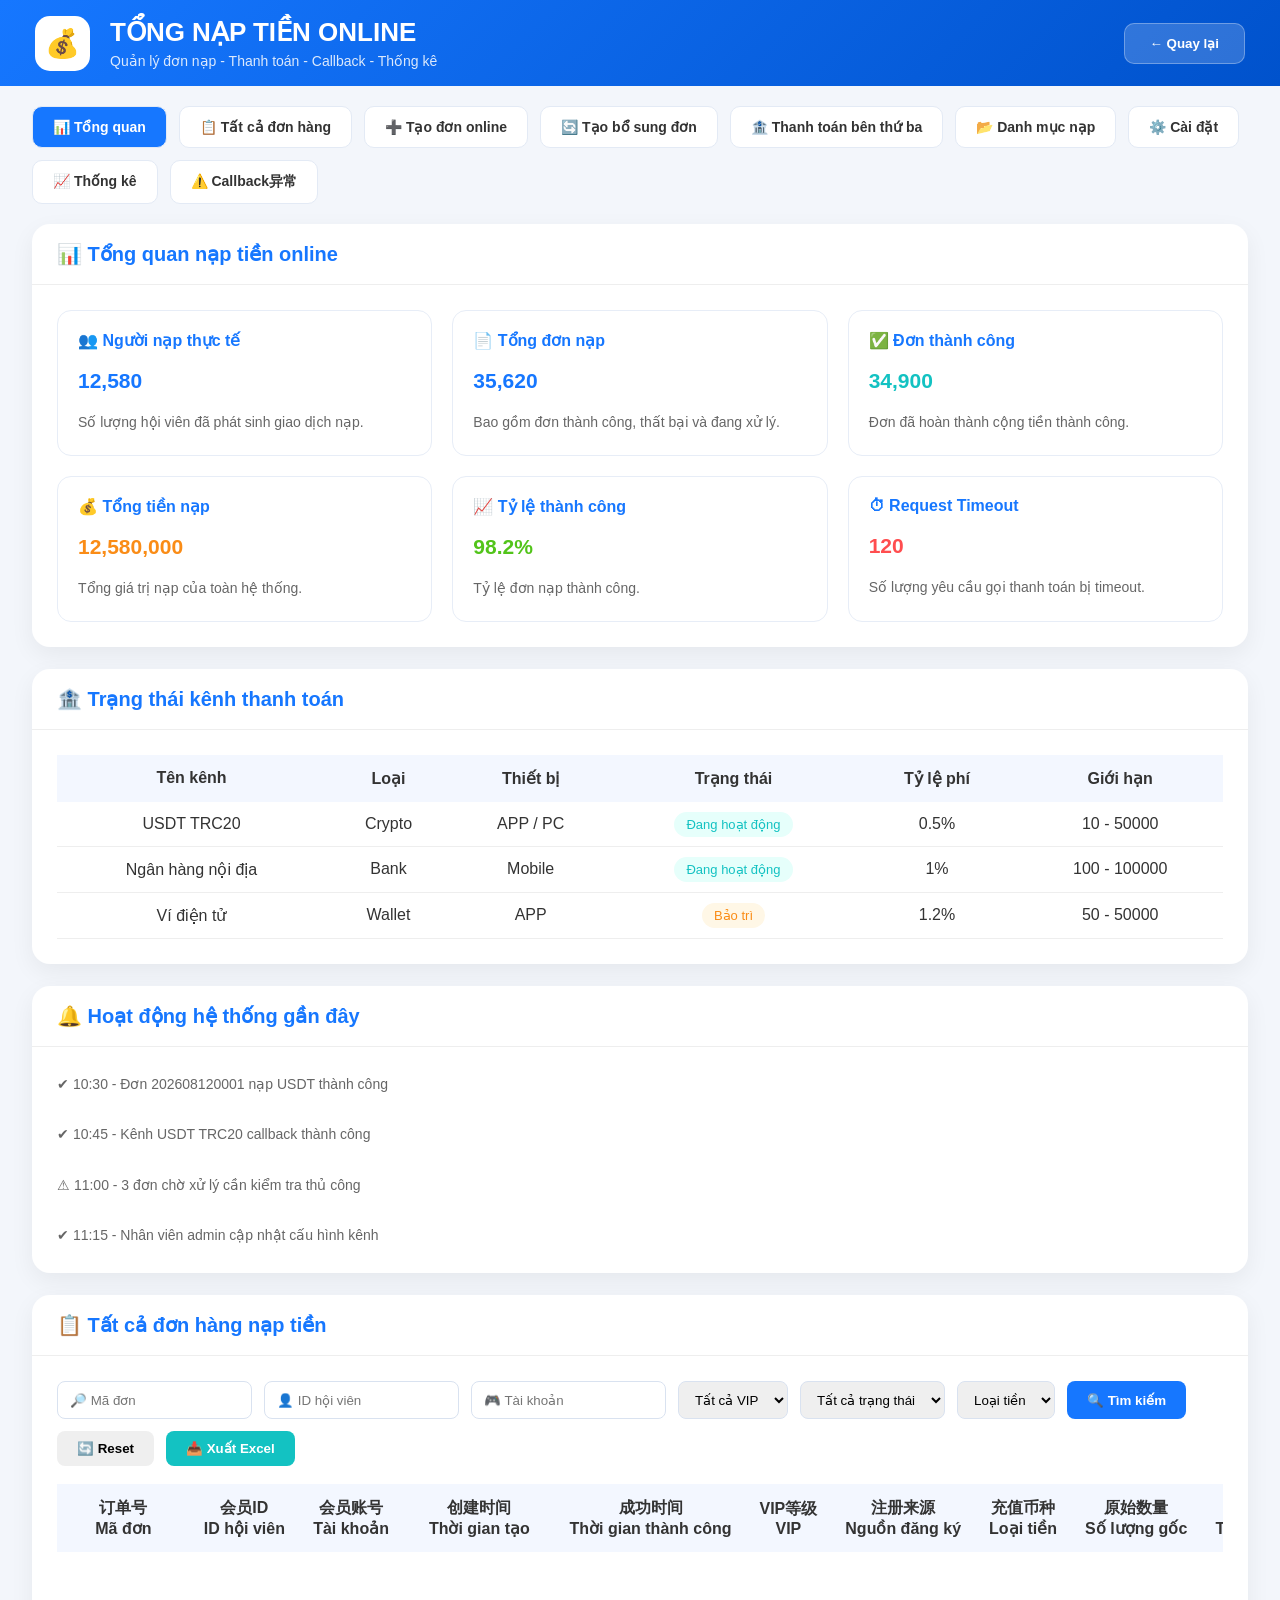
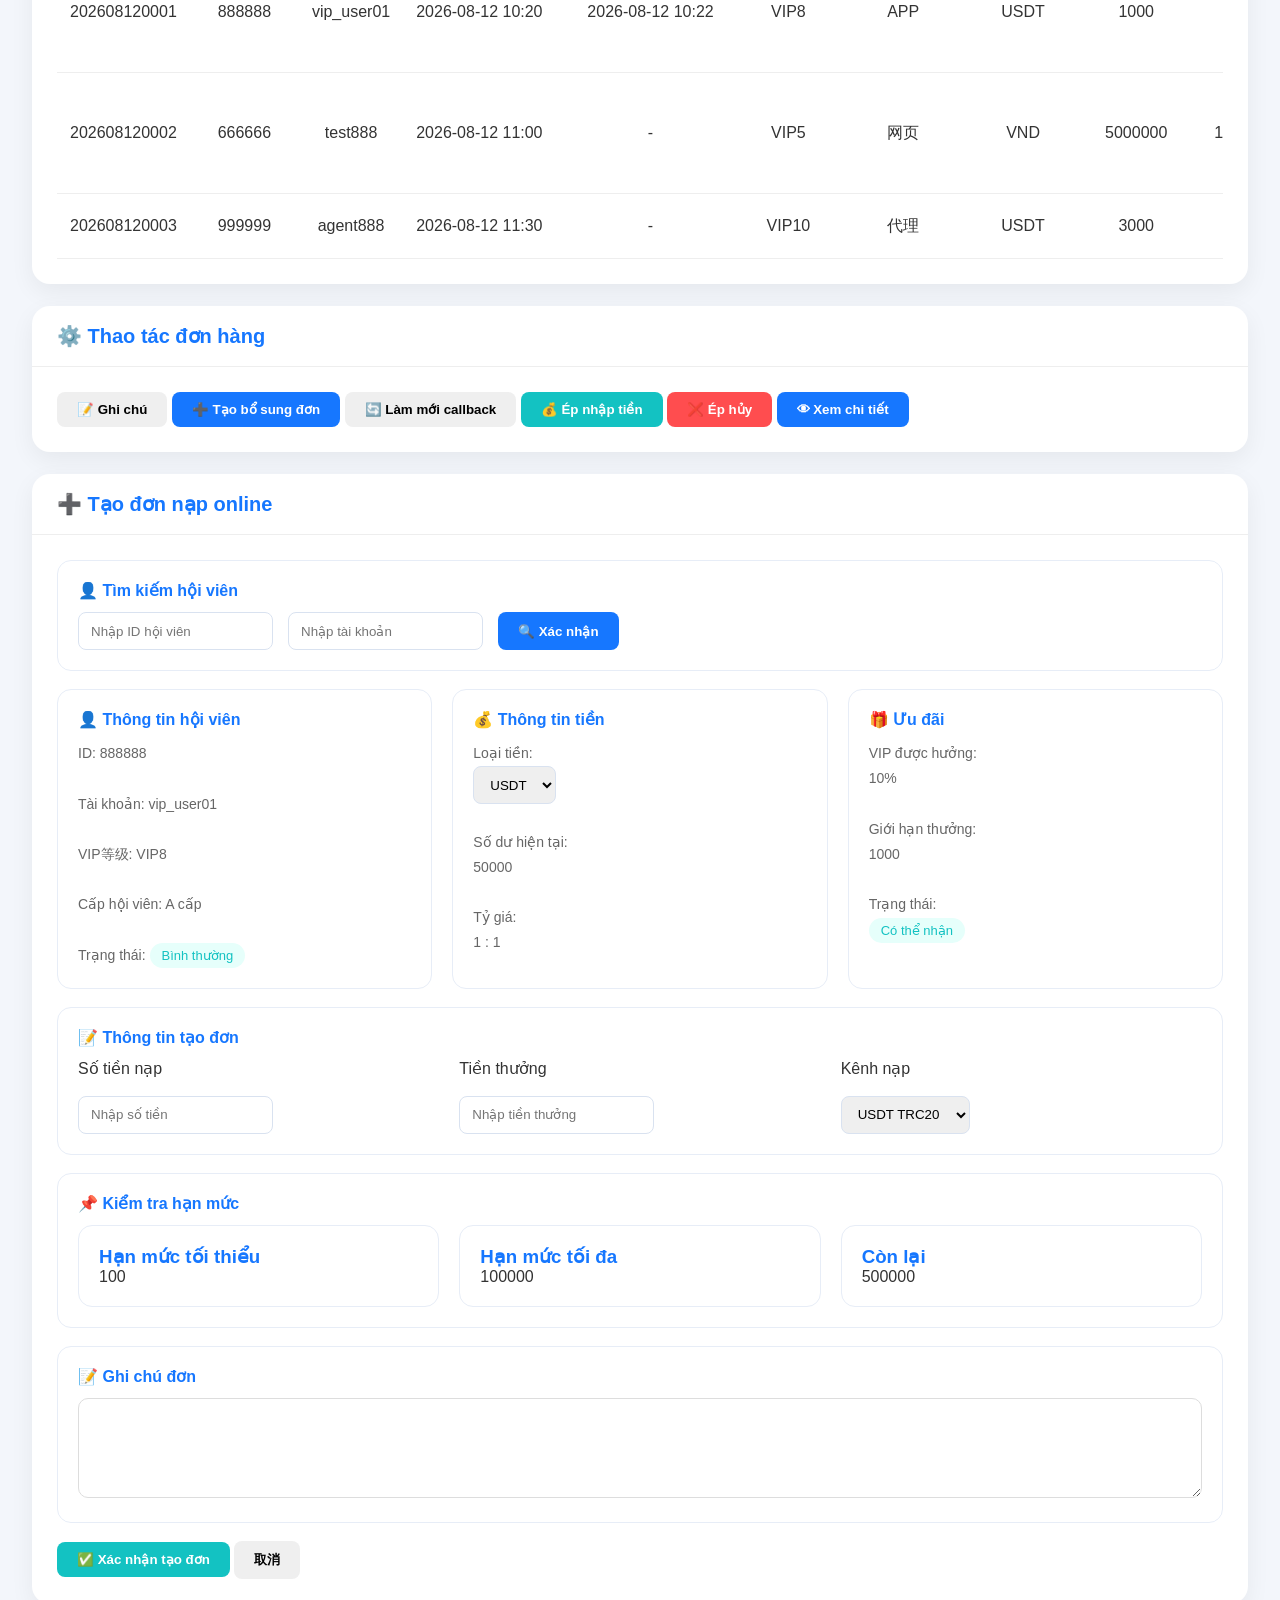
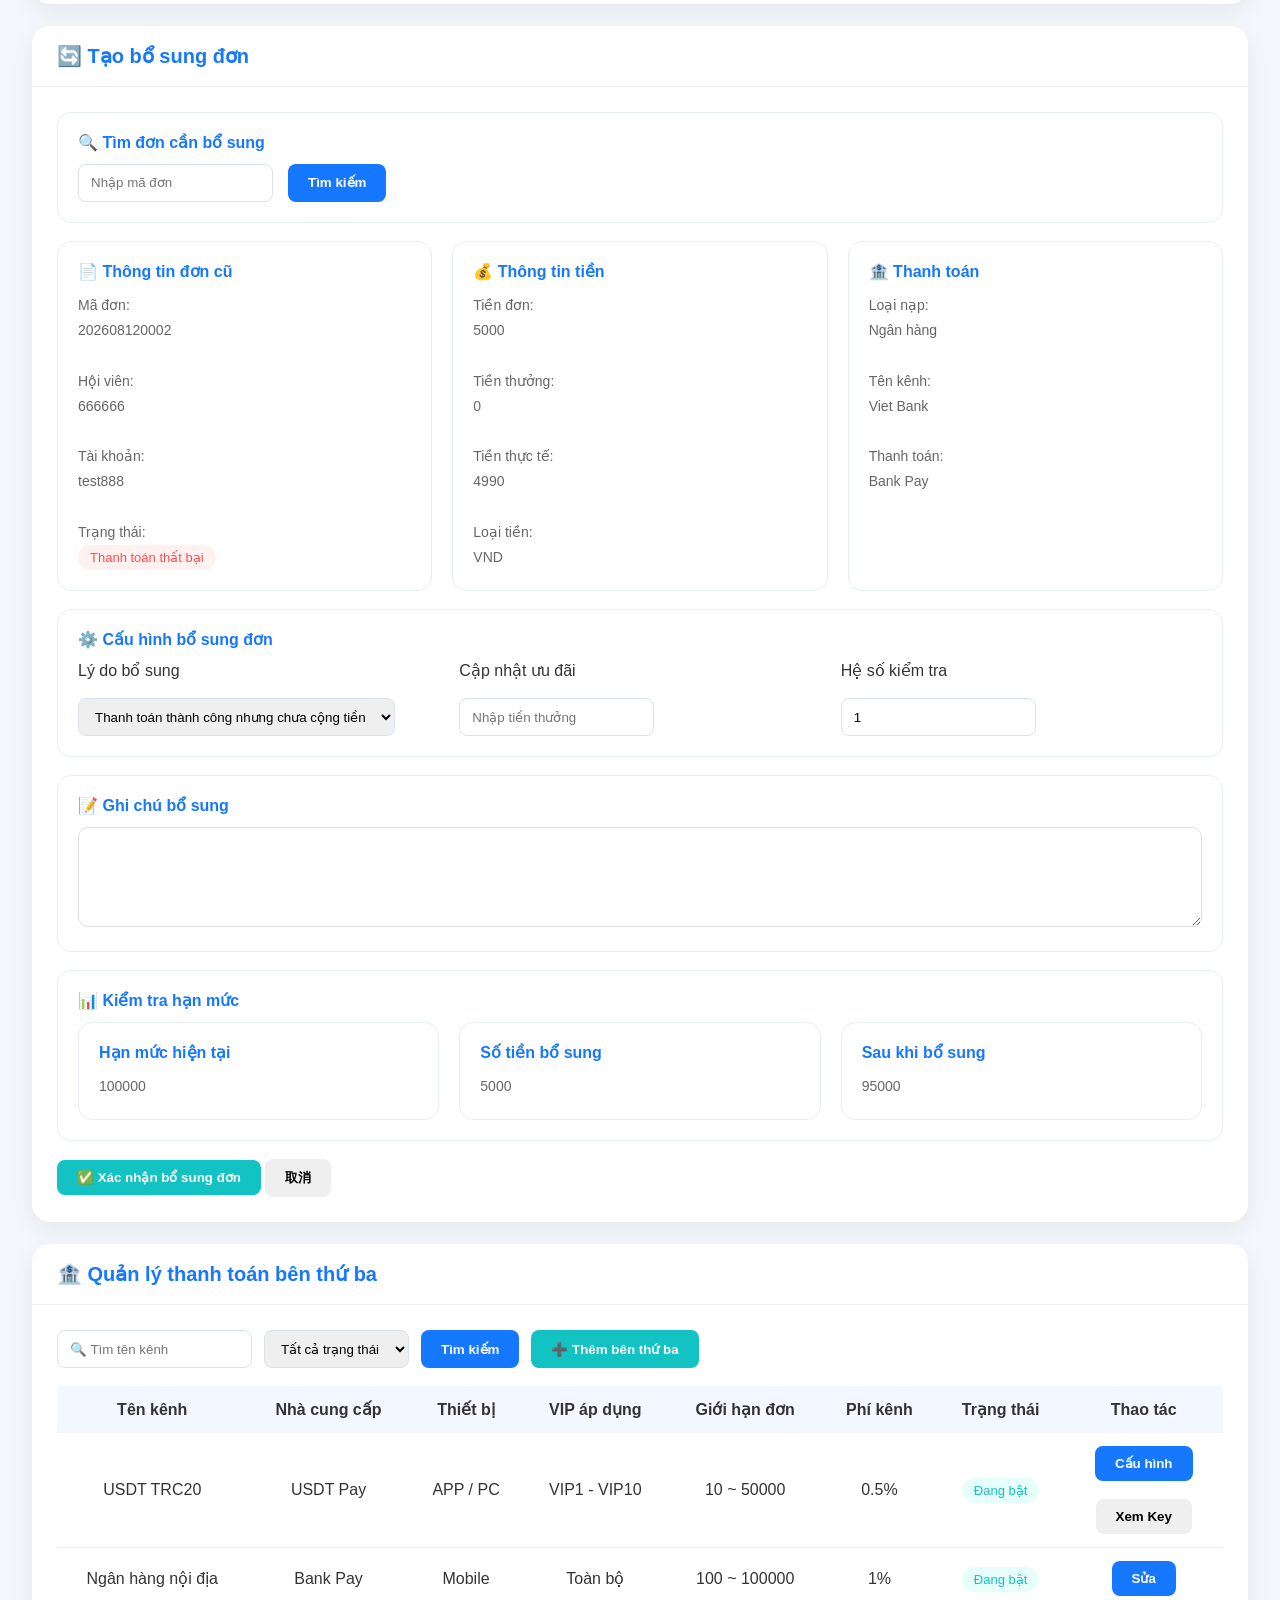
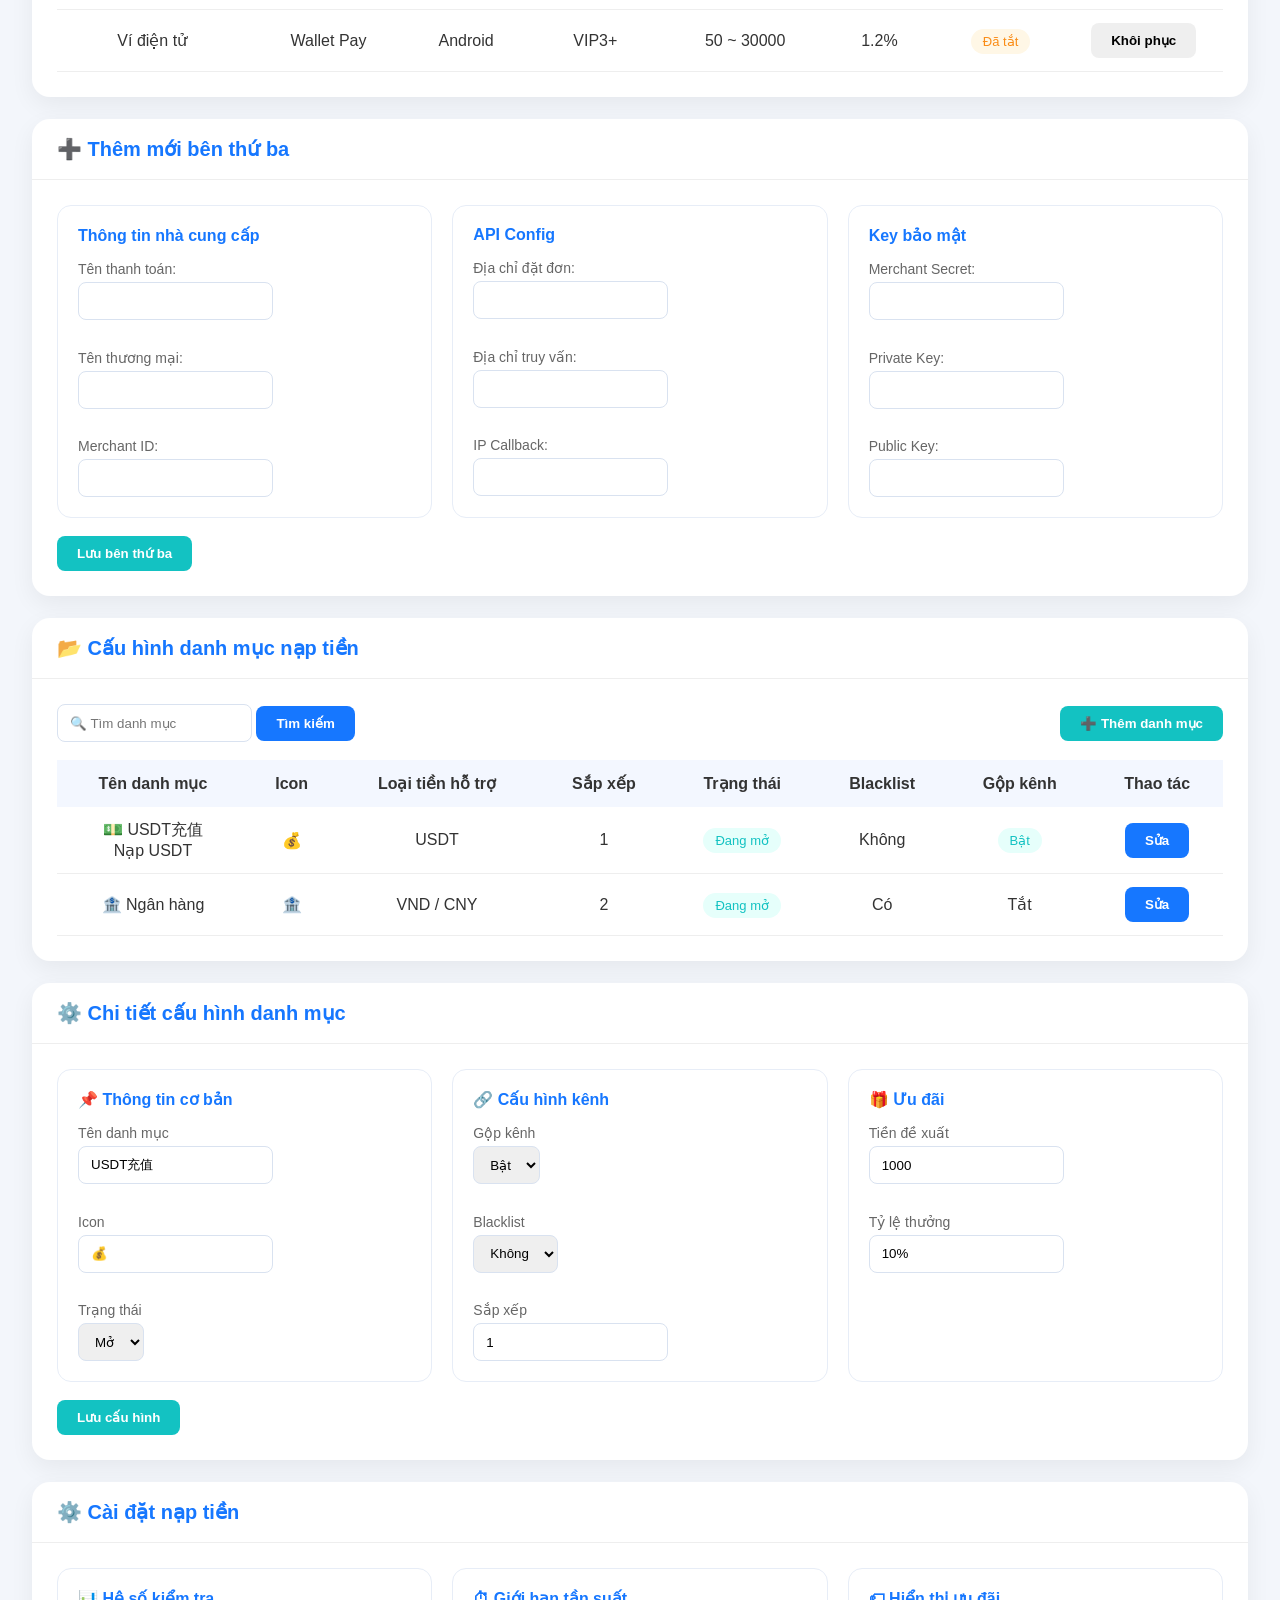
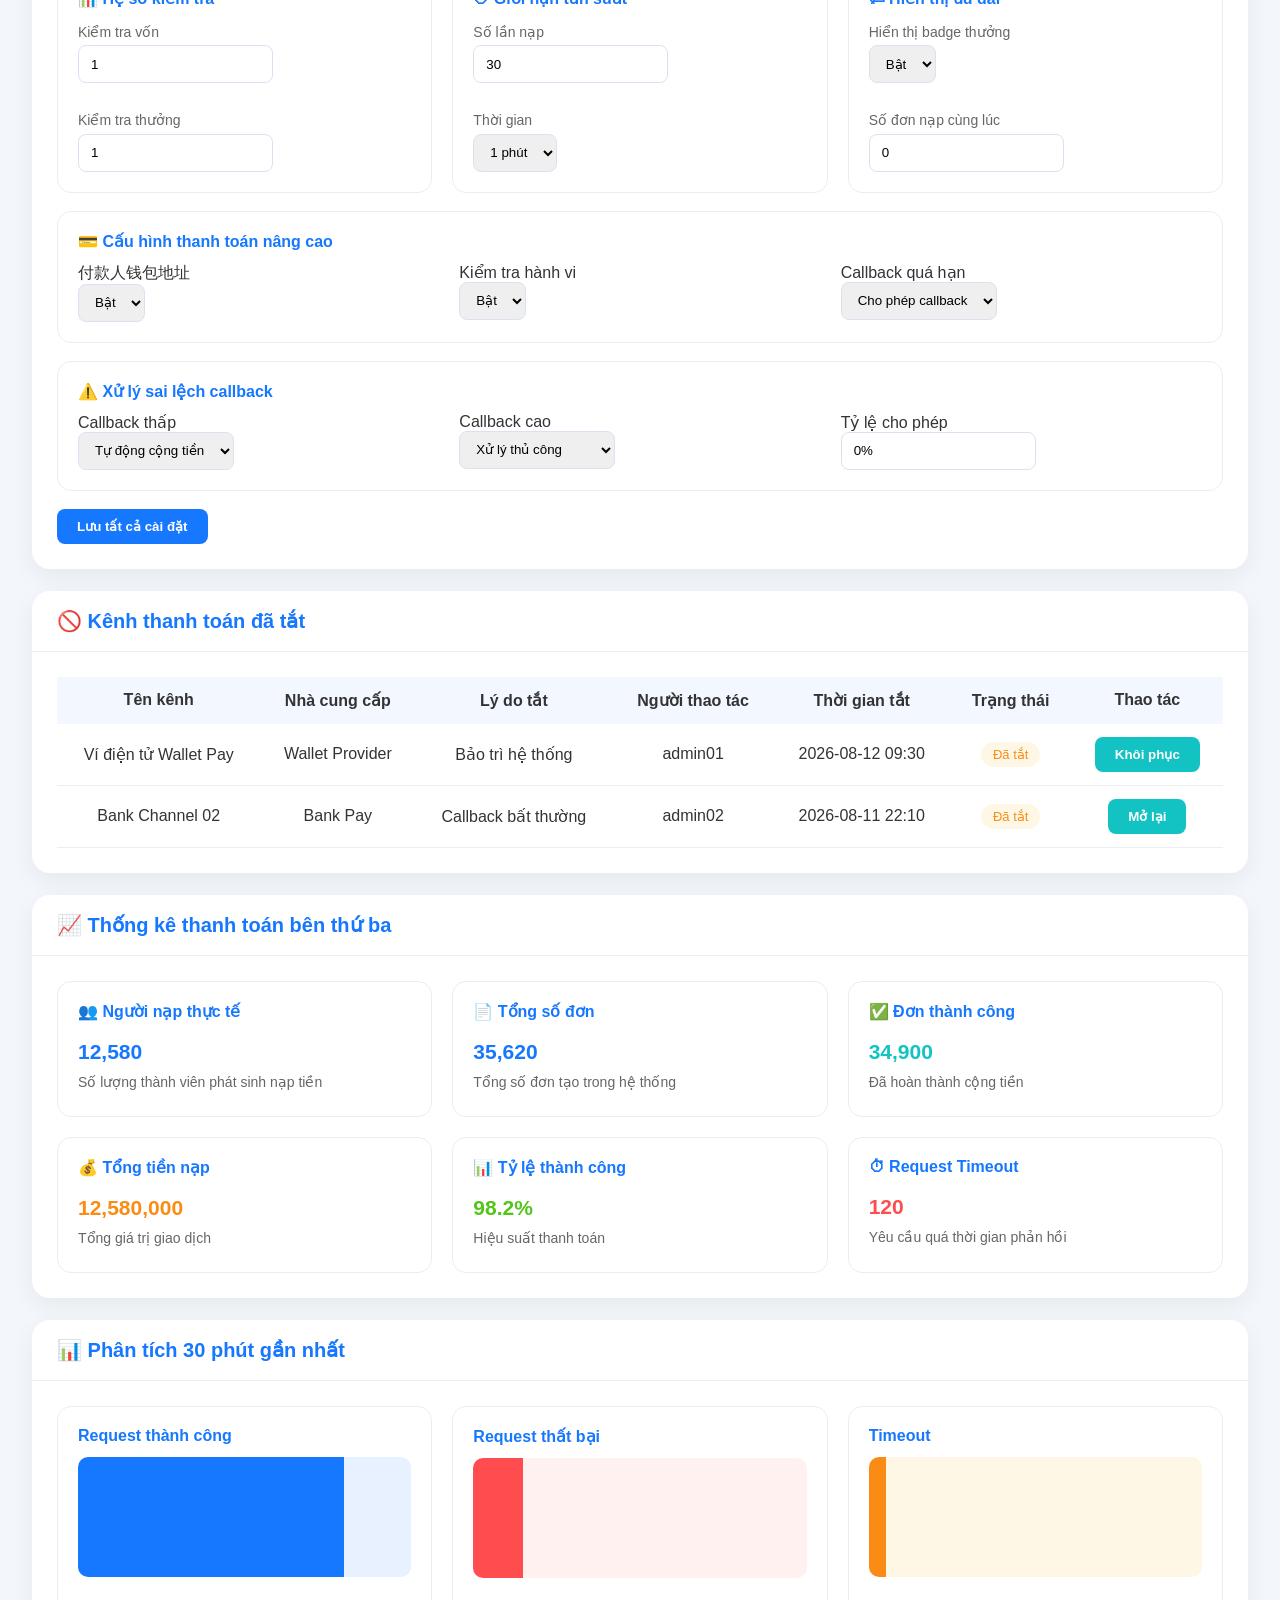
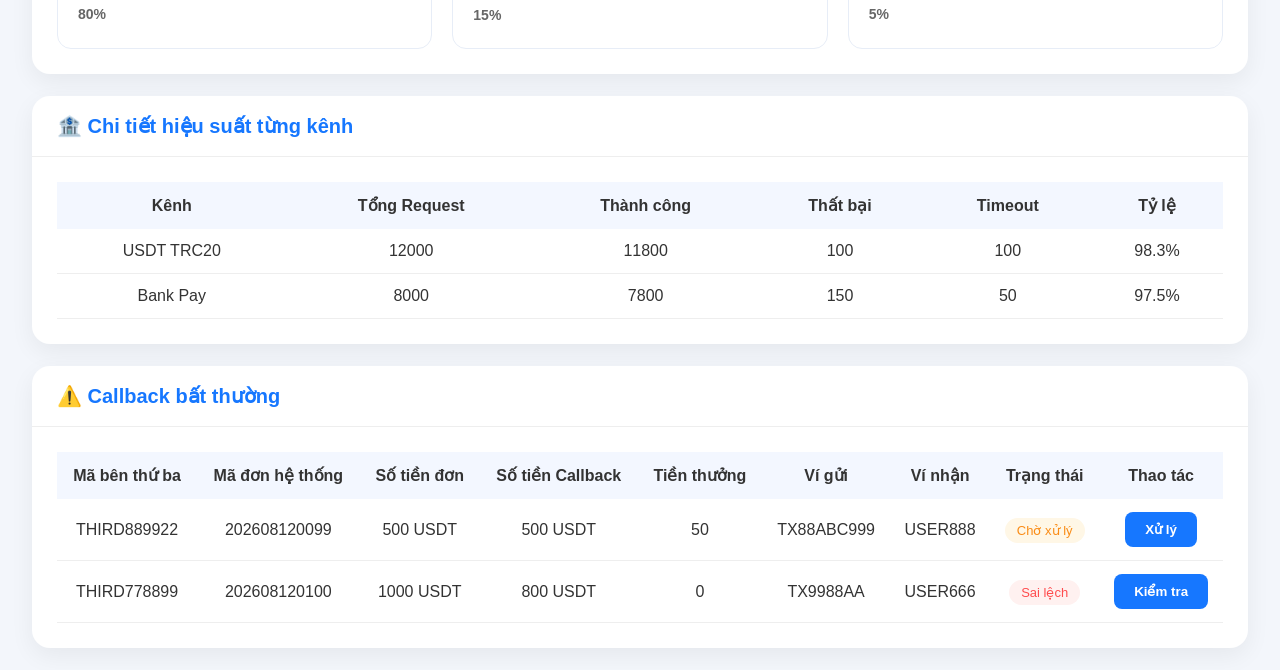
<file: tong_nap_nhanh.html>
<!DOCTYPE html>
<html lang="vi">

<head>

<meta charset="UTF-8">

<meta name="viewport" content="width=device-width, initial-scale=1.0">

<title>
Tổng Nạp Tiền Online - Admin
</title>


<style>


/* ==========================
 RESET
========================== */


*{

    margin:0;

    padding:0;

    box-sizing:border-box;

    font-family:
    "Microsoft YaHei",
    "Segoe UI",
    Arial,
    sans-serif;

}



body{

    background:#f3f6fb;

    color:#333;

}



/* ==========================
 HEADER
========================== */


.header{


    height:86px;

    background:
    linear-gradient(
    135deg,
    #1677ff,
    #0052cc
    );


    display:flex;

    align-items:center;

    padding:0 35px;

    color:white;


}



.logo-box{


    width:55px;

    height:55px;

    background:white;

    color:#1677ff;

    border-radius:15px;

    display:flex;

    align-items:center;

    justify-content:center;

    font-size:28px;

    font-weight:bold;


}



.header-info{


    margin-left:20px;


}



.header-title{


    font-size:26px;

    font-weight:800;


}



.header-desc{


    margin-top:5px;

    font-size:14px;

    opacity:.85;


}



.back-btn{


    margin-left:auto;

    background:
    rgba(255,255,255,.18);

    border:1px solid
    rgba(255,255,255,.3);

    color:white;

    padding:12px 25px;

    border-radius:10px;

    cursor:pointer;

    font-weight:bold;


}




/* ==========================
 TAB MENU
========================== */


.tab-area{


    width:95%;

    margin:20px auto;

    display:flex;

    gap:12px;

    flex-wrap:wrap;


}



.tab-item{


    background:white;

    border-radius:10px;

    padding:12px 20px;

    cursor:pointer;

    border:

    1px solid #e3eaf5;


    font-size:14px;

    font-weight:600;


    transition:.25s;


}



.tab-item:hover{


    color:white;

    background:#1677ff;


}



.tab-item.active{


    background:#1677ff;

    color:white;


}




/* ==========================
 MAIN
========================== */


.main{


    width:95%;

    margin:auto;


}




/* CARD */


.card{


    background:white;

    border-radius:18px;

    margin-bottom:22px;


    box-shadow:

    0 8px 25px

    rgba(0,0,0,.06);


    overflow:hidden;


}



.card-header{


    padding:18px 25px;

    font-size:20px;

    font-weight:bold;

    color:#1677ff;

    border-bottom:

    1px solid #eee;


}



.card-body{


    padding:25px;


}




/* ==========================
 GRID
========================== */


.grid-3{


    display:grid;

    grid-template-columns:

    repeat(3,1fr);

    gap:20px;


}



.box{


    background:#fff;

    border:

    1px solid #e7edf7;


    border-radius:14px;

    padding:20px;


}



.box-title{


    font-size:16px;

    font-weight:bold;

    color:#1677ff;

    margin-bottom:12px;


}



.box-text{


    color:#666;

    line-height:1.8;

    font-size:14px;


}




/* ==========================
 BUTTON
========================== */


.btn{


    border:none;

    border-radius:8px;

    padding:10px 20px;

    cursor:pointer;

    font-weight:bold;


}



.btn-primary{


    background:#1677ff;

    color:white;


}



.btn-success{


    background:#13c2c2;

    color:white;


}



.btn-danger{


    background:#ff4d4f;

    color:white;


}





/* ==========================
 INPUT
========================== */


.input{


    height:38px;

    padding:0 12px;

    border:

    1px solid #d9e2f0;


    border-radius:8px;

    outline:none;


}



.input:focus{


    border-color:#1677ff;


}





/* ==========================
 TABLE
========================== */


.table-box{


    overflow:auto;


}



table{


    width:100%;

    border-collapse:collapse;


}



th{


    background:#f3f7ff;

    padding:14px;

    white-space:nowrap;


}



td{


    padding:13px;

    text-align:center;

    border-bottom:

    1px solid #eee;

    white-space:nowrap;


}




tr:hover{


    background:#fafcff;


}




/* ==========================
 STATUS
========================== */


.status{


    padding:5px 12px;

    border-radius:20px;

    font-size:13px;


}



.status-success{


    color:#13c2c2;

    background:#e6fffb;


}



.status-wait{


    color:#fa8c16;

    background:#fff7e6;


}



.status-error{


    color:#ff4d4f;

    background:#fff1f0;


}





/* ==========================
 POPUP
========================== */


.mask{


    display:none;

    position:fixed;

    inset:0;

    background:

    rgba(0,0,0,.45);

    z-index:999;


}



.popup{


    width:750px;

    background:white;

    border-radius:18px;

    position:absolute;

    top:50%;

    left:50%;

    transform:

    translate(-50%,-50%);


    padding:30px;


}



.popup-title{


    font-size:22px;

    color:#1677ff;

    font-weight:bold;

    margin-bottom:20px;


}



.close{


    float:right;

    cursor:pointer;

    font-size:25px;


}





/* ==========================
 RESPONSIVE
========================== */


@media(max-width:900px){


.grid-3{


grid-template-columns:1fr;


}


.popup{


width:90%;


}


}



</style>

</head>


<body>



<!-- HEADER -->

<div class="header">


<div class="logo-box">

💰

</div>



<div class="header-info">


<div class="header-title">

TỔNG NẠP TIỀN ONLINE

</div>


<div class="header-desc">

Quản lý đơn nạp - Thanh toán - Callback - Thống kê

</div>


</div>



<button class="back-btn"
onclick="history.back()">

← Quay lại

</button>



</div>





<!-- TAB -->


<div class="tab-area">


<div class="tab-item active">

📊 Tổng quan

</div>


<div class="tab-item">

📋 Tất cả đơn hàng

</div>


<div class="tab-item">

➕ Tạo đơn online

</div>


<div class="tab-item">

🔄 Tạo bổ sung đơn

</div>


<div class="tab-item">

🏦 Thanh toán bên thứ ba

</div>


<div class="tab-item">

📂 Danh mục nạp

</div>


<div class="tab-item">

⚙️ Cài đặt

</div>


<div class="tab-item">

📈 Thống kê

</div>


<div class="tab-item">

⚠️ Callback异常

</div>



</div>




<!-- MAIN -->


<div class="main">
<!-- ==========================
 PHẦN 2
 DASHBOARD TỔNG QUAN
========================== -->


<div class="card">


<div class="card-header">

📊 Tổng quan nạp tiền online

</div>



<div class="card-body">



<div class="grid-3">



<!-- CARD 1 -->


<div class="box">


<div class="box-title">

👥 Người nạp thực tế

</div>


<div class="box-text">

<h2 style="
color:#1677ff;
margin-bottom:10px;
">

12,580

</h2>


Số lượng hội viên
đã phát sinh giao dịch nạp.


</div>


</div>





<!-- CARD 2 -->


<div class="box">


<div class="box-title">

📄 Tổng đơn nạp

</div>


<div class="box-text">


<h2 style="
color:#1677ff;
margin-bottom:10px;
">

35,620

</h2>


Bao gồm đơn thành công,
thất bại và đang xử lý.


</div>


</div>






<!-- CARD 3 -->


<div class="box">


<div class="box-title">

✅ Đơn thành công

</div>


<div class="box-text">


<h2 style="
color:#13c2c2;
margin-bottom:10px;
">

34,900

</h2>


Đơn đã hoàn thành
cộng tiền thành công.


</div>


</div>







<!-- CARD 4 -->


<div class="box">


<div class="box-title">

💰 Tổng tiền nạp

</div>


<div class="box-text">


<h2 style="
color:#fa8c16;
margin-bottom:10px;
">

12,580,000

</h2>


Tổng giá trị nạp
của toàn hệ thống.


</div>


</div>








<!-- CARD 5 -->


<div class="box">


<div class="box-title">

📈 Tỷ lệ thành công

</div>


<div class="box-text">


<h2 style="
color:#52c41a;
margin-bottom:10px;
">

98.2%

</h2>


Tỷ lệ đơn nạp
thành công.


</div>


</div>








<!-- CARD 6 -->


<div class="box">


<div class="box-title">

⏱ Request Timeout

</div>


<div class="box-text">


<h2 style="
color:#ff4d4f;
margin-bottom:10px;
">

120

</h2>


Số lượng yêu cầu
gọi thanh toán bị timeout.


</div>


</div>



</div>


</div>


</div>






<!-- ==========================
 TRẠNG THÁI KÊNH NẠP
========================== -->


<div class="card">


<div class="card-header">

🏦 Trạng thái kênh thanh toán

</div>



<div class="card-body">



<div class="table-box">


<table>


<thead>


<tr>


<th>

Tên kênh

</th>


<th>

Loại

</th>


<th>

Thiết bị

</th>


<th>

Trạng thái

</th>


<th>

Tỷ lệ phí

</th>


<th>

Giới hạn

</th>


</tr>


</thead>




<tbody>



<tr>


<td>

USDT TRC20

</td>


<td>

Crypto

</td>


<td>

APP / PC

</td>


<td>


<span class="status status-success">

Đang hoạt động

</span>


</td>


<td>

0.5%

</td>


<td>

10 - 50000

</td>


</tr>






<tr>


<td>

Ngân hàng nội địa

</td>


<td>

Bank

</td>


<td>

Mobile

</td>


<td>


<span class="status status-success">

Đang hoạt động

</span>


</td>


<td>

1%

</td>


<td>

100 - 100000

</td>


</tr>






<tr>


<td>

Ví điện tử

</td>


<td>

Wallet

</td>


<td>

APP

</td>


<td>


<span class="status status-wait">

Bảo trì

</span>


</td>


<td>

1.2%

</td>


<td>

50 - 50000

</td>


</tr>




</tbody>


</table>


</div>



</div>


</div>







<!-- ==========================
 HOẠT ĐỘNG GẦN ĐÂY
========================== -->


<div class="card">


<div class="card-header">

🔔 Hoạt động hệ thống gần đây

</div>



<div class="card-body">


<div class="box-text">


<p>

✔ 10:30 - Đơn 202608120001
nạp USDT thành công

</p>


<br>


<p>

✔ 10:45 - Kênh USDT TRC20
callback thành công

</p>


<br>


<p>

⚠ 11:00 - 3 đơn chờ xử lý
cần kiểm tra thủ công

</p>


<br>


<p>

✔ 11:15 - Nhân viên admin
cập nhật cấu hình kênh

</p>


</div>



</div>


</div>
<!-- ================================
 PHẦN 3
 TẤT CẢ ĐƠN HÀNG NẠP TIỀN ONLINE
================================ -->


<div class="card">


<div class="card-header">

📋 Tất cả đơn hàng nạp tiền

</div>



<div class="card-body">



<!-- SEARCH AREA -->


<div style="
display:flex;
gap:12px;
flex-wrap:wrap;
">



<input class="input"
placeholder="🔎 Mã đơn">



<input class="input"
placeholder="👤 ID hội viên">



<input class="input"
placeholder="🎮 Tài khoản">



<select class="input">


<option>

Tất cả VIP

</option>


<option>

VIP1

</option>


<option>

VIP5

</option>


<option>

VIP10

</option>


</select>




<select class="input">


<option>

Tất cả trạng thái

</option>


<option>

Chờ thanh toán

</option>


<option>

Nạp thành công

</option>


<option>

Nạp thất bại

</option>


<option>

Đã hủy

</option>


</select>




<select class="input">


<option>

Loại tiền

</option>


<option>

USDT

</option>


<option>

VND

</option>


<option>

CNY

</option>


</select>




<button class="btn btn-primary">

🔍 Tìm kiếm

</button>



<button class="btn">

🔄 Reset

</button>



<button class="btn btn-success">

📥 Xuất Excel

</button>



</div>




<br>





<!-- TABLE -->


<div class="table-box">


<table>



<thead>


<tr>


<th>
订单号<br>
Mã đơn
</th>


<th>
会员ID<br>
ID hội viên
</th>


<th>
会员账号<br>
Tài khoản
</th>


<th>
创建时间<br>
Thời gian tạo
</th>


<th>
成功时间<br>
Thời gian thành công
</th>


<th>
VIP等级<br>
VIP
</th>


<th>
注册来源<br>
Nguồn đăng ký
</th>


<th>
充值币种<br>
Loại tiền
</th>


<th>
原始数量<br>
Số lượng gốc
</th>


<th>
汇率<br>
Tỷ giá
</th>


<th>
订单金额<br>
Tiền đơn
</th>


<th>
赠送金额<br>
Tiền thưởng
</th>


<th>
手续费<br>
Phí
</th>


<th>
总上分金额<br>
Tổng cộng
</th>


<th>
充值大类<br>
Loại nạp
</th>


<th>
第三方支付<br>
Thanh toán
</th>


<th>
通道名称<br>
Tên kênh
</th>


<th>
状态<br>
Trạng thái
</th>


<th>
操作<br>
Thao tác
</th>



</tr>


</thead>





<tbody>



<tr>



<td>

202608120001

</td>



<td>

888888

</td>



<td>

vip_user01

</td>



<td>

2026-08-12
10:20

</td>



<td>

2026-08-12
10:22

</td>



<td>

VIP8

</td>



<td>

APP

</td>



<td>

USDT

</td>



<td>

1000

</td>



<td>

1:1

</td>



<td>

1000

</td>



<td>

100

</td>



<td>

0

</td>



<td>

1100

</td>



<td>

虚拟币

<br>

Crypto

</td>



<td>

USDT Pay

</td>



<td>

TRC20

</td>



<td>


<span class="status status-success">

充值成功

</span>


</td>




<td>


<button class="btn btn-primary">

详情

</button>


<br><br>


<button class="btn">

备注

</button>


</td>



</tr>








<tr>



<td>

202608120002

</td>



<td>

666666

</td>



<td>

test888

</td>



<td>

2026-08-12
11:00

</td>



<td>

-

</td>



<td>

VIP5

</td>



<td>

网页

</td>



<td>

VND

</td>



<td>

5000000

</td>



<td>

1:1000

</td>



<td>

5000

</td>



<td>

0

</td>



<td>

10

</td>



<td>

4990

</td>



<td>

银行卡

</td>



<td>

Bank Pay

</td>



<td>

Viet Bank

</td>



<td>


<span class="status status-wait">

待支付

</span>


</td>




<td>


<button class="btn btn-primary">

详情

</button>


<br><br>


<button class="btn btn-danger">

取消

</button>


</td>



</tr>







<tr>



<td>

202608120003

</td>



<td>

999999

</td>



<td>

agent888

</td>



<td>

2026-08-12
11:30

</td>



<td>

-

</td>



<td>

VIP10

</td>



<td>

代理

</td>



<td>

USDT

</td>



<td>

3000

</td>



<td>

1:1

</td>



<td>

3000

</td>



<td>

300

</td>



<td>

0

</td>



<td>

3300

</td>



<td>

客服充值

</td>



<td>

Manual

</td>



<td>

客服专属

</td>



<td>


<span class="status status-error">

失败

</span>


</td>




<td>


<button class="btn btn-primary">

详情

</button>


</td>



</tr>



</tbody>



</table>


</div>



</div>


</div>
<!-- =================================
 PHẦN 4
 POPUP CHI TIẾT ĐƠN + THAO TÁC
================================= -->



<!-- POPUP CHI TIẾT ĐƠN -->


<div class="mask" id="orderDetail">



<div class="popup">


<div class="popup-title">


📄 Chi tiết đơn nạp


<span class="close"
onclick="closeOrder()">

×


</span>


</div>





<div class="grid-3">



<div class="box">


<div class="box-title">

📌 Thông tin cơ bản

</div>


<div class="box-text">


Mã đơn:

<br>

<b>
202608120001
</b>


<br><br>


ID hội viên:

<br>

888888


<br><br>


Tài khoản:

<br>

vip_user01


<br><br>


VIP:

<br>

VIP8


<br><br>


Nguồn đăng ký:

<br>

APP


</div>


</div>








<div class="box">


<div class="box-title">

💰 Thông tin tiền

</div>


<div class="box-text">


Số lượng gốc:

<br>

1000 USDT


<br><br>


Tỷ giá:

<br>

1 : 1


<br><br>


Tiền đơn:

<br>

1000


<br><br>


Tiền thưởng:

<br>

100


<br><br>


Tổng cộng:

<br>

1100


</div>


</div>








<div class="box">


<div class="box-title">

🏦 Thông tin thanh toán

</div>


<div class="box-text">


Loại nạp:

<br>

Crypto


<br><br>


Thanh toán:

<br>

USDT Pay


<br><br>


Tên kênh:

<br>

TRC20


<br><br>


Phí:

<br>

0%


<br><br>


Trạng thái:

<br>


<span class="status status-success">

Thành công

</span>


</div>


</div>



</div>





<br>



<div class="box">


<div class="box-title">

📝 Lịch sử thao tác

</div>



<div class="box-text">


10:20

Admin tạo đơn


<br><br>


10:21

Hệ thống gửi thanh toán


<br><br>


10:22

Callback thành công


<br><br>


10:23

Cộng tiền hoàn tất


</div>



</div>





<br>



<button class="btn btn-primary">

Xác nhận

</button>



</div>



</div>








<!-- POPUP THÔNG TIN HỘI VIÊN -->


<div class="mask" id="memberDetail">



<div class="popup">


<div class="popup-title">


👤 Thông tin hội viên


<span class="close"
onclick="closeMember()">

×


</span>


</div>




<div class="grid-3">



<div class="box">


<div class="box-title">

账号信息

</div>


<div class="box-text">


ID:

888888


<br><br>


账号:

vip_user01


<br><br>


VIP:

VIP8


<br><br>


状态:

正常


</div>


</div>




<div class="box">


<div class="box-title">

💰 Tài chính

</div>


<div class="box-text">


Số dư:

50000


<br><br>


Tổng nạp:

500000


<br><br>


Số lần nạp:

120


</div>


</div>





<div class="box">


<div class="box-title">

🏷 标签

</div>


<div class="box-text">


VIP会员


<br><br>


高价值用户


<br><br>


APP注册


</div>


</div>



</div>



</div>



</div>








<!-- MENU THAO TÁC -->


<div class="card">


<div class="card-header">

⚙️ Thao tác đơn hàng

</div>


<div class="card-body">



<button class="btn">

📝 Ghi chú

</button>



<button class="btn btn-primary"
onclick="openSupplement()">

➕ Tạo bổ sung đơn

</button>



<button class="btn">

🔄 Làm mới callback

</button>



<button class="btn btn-success">

💰 Ép nhập tiền

</button>



<button class="btn btn-danger">

❌ Ép hủy

</button>



<button class="btn btn-primary"
onclick="openOrder()">

👁 Xem chi tiết

</button>



</div>


</div>







<!-- POPUP BỔ SUNG NHANH -->


<div class="mask" id="supplement">



<div class="popup">


<div class="popup-title">


➕ Tạo bổ sung đơn


<span class="close"
onclick="closeSupplement()">

×


</span>


</div>




<div class="box">


<div class="box-title">

Mã đơn liên kết

</div>



<input class="input"
value="202608120001">



<br><br>



<div class="box-title">

Lý do bổ sung

</div>



<input class="input"
placeholder="Nhập lý do">



<br><br>



<div class="box-title">

Số tiền bổ sung

</div>



<input class="input"
placeholder="金额">



<br><br>



<div class="box-title">

Ghi chú

</div>



<textarea
style="
width:100%;
height:80px;
border-radius:8px;
border:1px solid #ddd;
padding:10px;
"></textarea>


</div>




<br>



<button class="btn btn-success">

Xác nhận bổ sung

</button>



</div>



</div>








<script>


function openOrder(){

document.getElementById(
"orderDetail"
).style.display="block";

}



function closeOrder(){

document.getElementById(
"orderDetail"
).style.display="none";

}




function openMember(){

document.getElementById(
"memberDetail"
).style.display="block";

}


function closeMember(){

document.getElementById(
"memberDetail"
).style.display="none";

}



function openSupplement(){

document.getElementById(
"supplement"
).style.display="block";

}



function closeSupplement(){

document.getElementById(
"supplement"
).style.display="none";

}



</script>
<!-- =====================================
 PHẦN 5
 TẠO ĐƠN NẠP ONLINE
===================================== -->


<div class="card">


<div class="card-header">

➕ Tạo đơn nạp online

</div>



<div class="card-body">





<!-- TÌM HỘI VIÊN -->


<div class="box">


<div class="box-title">

👤 Tìm kiếm hội viên

</div>


<div style="
display:flex;
gap:15px;
flex-wrap:wrap;
">



<input class="input"
placeholder="Nhập ID hội viên">



<input class="input"
placeholder="Nhập tài khoản">



<button class="btn btn-primary">

🔍 Xác nhận

</button>



</div>


</div>





<br>






<!-- THÔNG TIN HỘI VIÊN -->


<div class="grid-3">



<div class="box">


<div class="box-title">

👤 Thông tin hội viên

</div>



<div class="box-text">


ID:

888888


<br><br>


Tài khoản:

vip_user01


<br><br>


VIP等级:

VIP8


<br><br>


Cấp hội viên:

A cấp


<br><br>


Trạng thái:

<span class="status status-success">

Bình thường

</span>


</div>


</div>








<div class="box">


<div class="box-title">

💰 Thông tin tiền

</div>



<div class="box-text">


Loại tiền:


<br>


<select class="input">


<option>

USDT

</option>


<option>

VND

</option>


<option>

CNY

</option>


</select>




<br><br>


Số dư hiện tại:

<br>


50000


<br><br>


Tỷ giá:


<br>


1 : 1



</div>


</div>








<div class="box">


<div class="box-title">

🎁 Ưu đãi

</div>


<div class="box-text">


VIP được hưởng:


<br>


10%


<br><br>


Giới hạn thưởng:


<br>


1000


<br><br>


Trạng thái:


<br>


<span class="status status-success">

Có thể nhận

</span>



</div>


</div>



</div>






<br>






<!-- FORM TẠO ĐƠN -->


<div class="box">


<div class="box-title">

📝 Thông tin tạo đơn

</div>




<div class="grid-3">





<div>


<p>

Số tiền nạp

</p>


<br>


<input class="input"
placeholder="Nhập số tiền">


</div>





<div>


<p>

Tiền thưởng

</p>


<br>


<input class="input"
placeholder="Nhập tiền thưởng">


</div>






<div>


<p>

Kênh nạp

</p>


<br>


<select class="input">


<option>

USDT TRC20

</option>


<option>

Ngân hàng

</option>


<option>

Ví điện tử

</option>



</select>


</div>



</div>



</div>








<br>





<!-- HẠN MỨC -->


<div class="box">


<div class="box-title">

📌 Kiểm tra hạn mức

</div>



<div class="grid-3">


<div class="box">


<h3 style="color:#1677ff">

Hạn mức tối thiểu

</h3>


<p>

100

</p>


</div>



<div class="box">


<h3 style="color:#1677ff">

Hạn mức tối đa

</h3>


<p>

100000

</p>


</div>




<div class="box">


<h3 style="color:#1677ff">

Còn lại

</h3>


<p>

500000

</p>


</div>




</div>



</div>









<br>





<!-- GHI CHÚ -->


<div class="box">


<div class="box-title">

📝 Ghi chú đơn

</div>



<textarea
style="
width:100%;
height:100px;
border-radius:10px;
border:1px solid #ddd;
padding:12px;
font-size:14px;
"
placeholder="
Nhập ghi chú tạo đơn
">

</textarea>


</div>







<br>





<!-- BUTTON -->


<button class="btn btn-success">

✅ Xác nhận tạo đơn

</button>



<button class="btn">

取消

</button>




</div>



</div>
<!-- =====================================
 PHẦN 6
 TẠO BỔ SUNG ĐƠN
===================================== -->


<div class="card">


<div class="card-header">

🔄 Tạo bổ sung đơn

</div>




<div class="card-body">






<!-- TÌM ĐƠN -->


<div class="box">


<div class="box-title">

🔍 Tìm đơn cần bổ sung

</div>



<div style="
display:flex;
gap:15px;
flex-wrap:wrap;
">



<input class="input"
placeholder="Nhập mã đơn">



<button class="btn btn-primary">

Tìm kiếm

</button>



</div>



</div>






<br>






<!-- THÔNG TIN ĐƠN -->


<div class="grid-3">





<div class="box">


<div class="box-title">

📄 Thông tin đơn cũ

</div>



<div class="box-text">


Mã đơn:

<br>

202608120002


<br><br>


Hội viên:

<br>

666666


<br><br>


Tài khoản:

<br>

test888


<br><br>


Trạng thái:

<br>


<span class="status status-error">

Thanh toán thất bại

</span>



</div>



</div>








<div class="box">


<div class="box-title">

💰 Thông tin tiền

</div>



<div class="box-text">


Tiền đơn:

<br>

5000


<br><br>


Tiền thưởng:

<br>

0


<br><br>


Tiền thực tế:

<br>

4990


<br><br>


Loại tiền:

<br>

VND



</div>



</div>








<div class="box">


<div class="box-title">

🏦 Thanh toán

</div>



<div class="box-text">


Loại nạp:

<br>

Ngân hàng


<br><br>


Tên kênh:

<br>

Viet Bank


<br><br>


Thanh toán:

<br>

Bank Pay



</div>



</div>




</div>








<br>







<!-- CẤU HÌNH BỔ SUNG -->


<div class="box">


<div class="box-title">

⚙️ Cấu hình bổ sung đơn

</div>




<div class="grid-3">






<div>


<p>

Lý do bổ sung

</p>


<br>


<select class="input">


<option>

Thanh toán thành công nhưng chưa cộng tiền

</option>


<option>

Sai số tiền

</option>


<option>

Callback lỗi

</option>


<option>

Xử lý thủ công

</option>


</select>


</div>







<div>


<p>

Cập nhật ưu đãi

</p>


<br>


<input class="input"
placeholder="Nhập tiền thưởng">


</div>







<div>


<p>

Hệ số kiểm tra

</p>


<br>


<input class="input"
value="1">


</div>





</div>



</div>








<br>






<!-- GHI CHÚ -->


<div class="box">


<div class="box-title">

📝 Ghi chú bổ sung

</div>




<textarea

style="
width:100%;
height:100px;
padding:12px;
border-radius:10px;
border:1px solid #ddd;
"

placeholder="
Nhập nội dung ghi chú bổ sung để truy xuất sau này
">

</textarea>



</div>







<br>






<!-- HẠN MỨC -->


<div class="box">


<div class="box-title">

📊 Kiểm tra hạn mức

</div>



<div class="grid-3">



<div class="box">


<div class="box-title">

Hạn mức hiện tại

</div>


<div class="box-text">

100000

</div>


</div>





<div class="box">


<div class="box-title">

Số tiền bổ sung

</div>


<div class="box-text">

5000

</div>


</div>






<div class="box">


<div class="box-title">

Sau khi bổ sung

</div>


<div class="box-text">

95000

</div>


</div>



</div>



</div>








<br>





<button class="btn btn-success">

✅ Xác nhận bổ sung đơn

</button>




<button class="btn">

取消

</button>





</div>


</div>
<!-- =====================================
 PHẦN 7
 THANH TOÁN BÊN THỨ BA
===================================== -->


<div class="card">


<div class="card-header">

🏦 Quản lý thanh toán bên thứ ba

</div>




<div class="card-body">





<!-- SEARCH -->


<div style="
display:flex;
gap:12px;
flex-wrap:wrap;
">



<input class="input"
placeholder="🔍 Tìm tên kênh">



<select class="input">


<option>

Tất cả trạng thái

</option>


<option>

Đang bật

</option>


<option>

Đã tắt

</option>


</select>




<button class="btn btn-primary">

Tìm kiếm

</button>




<button class="btn btn-success">

➕ Thêm bên thứ ba

</button>



</div>




<br>







<!-- TABLE KÊNH -->


<div class="table-box">


<table>


<thead>


<tr>


<th>

Tên kênh

</th>


<th>

Nhà cung cấp

</th>


<th>

Thiết bị

</th>


<th>

VIP áp dụng

</th>


<th>

Giới hạn đơn

</th>


<th>

Phí kênh

</th>


<th>

Trạng thái

</th>


<th>

Thao tác

</th>


</tr>


</thead>




<tbody>




<tr>


<td>

USDT TRC20

</td>



<td>

USDT Pay

</td>



<td>

APP / PC

</td>



<td>

VIP1 - VIP10

</td>



<td>

10 ~ 50000

</td>



<td>

0.5%

</td>



<td>


<span class="status status-success">

Đang bật

</span>


</td>



<td>


<button class="btn btn-primary"
onclick="openChannel()">

Cấu hình

</button>


<br><br>


<button class="btn">

Xem Key

</button>


</td>



</tr>







<tr>


<td>

Ngân hàng nội địa

</td>



<td>

Bank Pay

</td>



<td>

Mobile

</td>



<td>

Toàn bộ

</td>



<td>

100 ~ 100000

</td>



<td>

1%

</td>



<td>


<span class="status status-success">

Đang bật

</span>


</td>



<td>


<button class="btn btn-primary">

Sửa

</button>


</td>



</tr>






<tr>


<td>

Ví điện tử

</td>



<td>

Wallet Pay

</td>



<td>

Android

</td>



<td>

VIP3+

</td>



<td>

50 ~ 30000

</td>



<td>

1.2%

</td>



<td>


<span class="status status-wait">

Đã tắt

</span>


</td>



<td>


<button class="btn">

Khôi phục

</button>


</td>



</tr>






</tbody>


</table>


</div>




</div>


</div>









<!-- POPUP CẤU HÌNH KÊNH -->


<div class="mask"
id="channelPopup">



<div class="popup">


<div class="popup-title">


⚙️ Cấu hình kênh thanh toán


<span class="close"
onclick="closeChannel()">

×


</span>


</div>






<div class="grid-3">





<div class="box">


<div class="box-title">

Thông tin cơ bản

</div>



<div class="box-text">


Tên kênh


<br>


<input class="input"
value="USDT TRC20">


<br><br>


Thiết bị


<br>


<select class="input">


<option>

PC

</option>


<option>

Android

</option>


<option>

iOS

</option>


</select>



</div>



</div>









<div class="box">


<div class="box-title">

Giới hạn

</div>



<div class="box-text">


Thấp nhất


<br>


<input class="input"
value="10">


<br><br>


Cao nhất


<br>


<input class="input"
value="50000">


</div>



</div>







<div class="box">


<div class="box-title">

VIP & Phí

</div>



<div class="box-text">


VIP:


<br>


<input class="input"
value="VIP1-VIP10">


<br><br>


Phí:


<br>


<input class="input"
value="0.5%">


</div>



</div>




</div>





<br>




<button class="btn btn-success">

Lưu cấu hình

</button>




</div>



</div>









<!-- POPUP THÊM BÊN THỨ BA -->


<div class="card">


<div class="card-header">

➕ Thêm mới bên thứ ba

</div>




<div class="card-body">



<div class="grid-3">





<div class="box">


<div class="box-title">

Thông tin nhà cung cấp

</div>


<div class="box-text">


Tên thanh toán:


<br>


<input class="input">


<br><br>


Tên thương mại:


<br>


<input class="input">


<br><br>


Merchant ID:


<br>


<input class="input">


</div>


</div>








<div class="box">


<div class="box-title">

API Config

</div>


<div class="box-text">


Địa chỉ đặt đơn:


<br>


<input class="input">


<br><br>


Địa chỉ truy vấn:


<br>


<input class="input">


<br><br>


IP Callback:


<br>


<input class="input">


</div>


</div>








<div class="box">


<div class="box-title">

Key bảo mật

</div>


<div class="box-text">


Merchant Secret:


<br>


<input class="input">


<br><br>


Private Key:


<br>


<input class="input">


<br><br>


Public Key:


<br>


<input class="input">


</div>


</div>



</div>




<br>



<button class="btn btn-success">

Lưu bên thứ ba

</button>



</div>


</div>






<script>


function openChannel(){

document.getElementById(
"channelPopup"
).style.display="block";

}



function closeChannel(){

document.getElementById(
"channelPopup"
).style.display="none";

}



</script>
<!-- =====================================
 PHẦN 8
 CẤU HÌNH DANH MỤC NẠP + CÀI ĐẶT
===================================== -->



<div class="card">


<div class="card-header">

📂 Cấu hình danh mục nạp tiền

</div>




<div class="card-body">





<div style="
display:flex;
justify-content:space-between;
align-items:center;
">


<div>


<input class="input"
placeholder="🔍 Tìm danh mục">


<button class="btn btn-primary">

Tìm kiếm

</button>


</div>



<button class="btn btn-success">

➕ Thêm danh mục

</button>



</div>




<br>






<div class="table-box">


<table>


<thead>


<tr>


<th>

Tên danh mục

</th>


<th>

Icon

</th>


<th>

Loại tiền hỗ trợ

</th>


<th>

Sắp xếp

</th>


<th>

Trạng thái

</th>


<th>

Blacklist

</th>


<th>

Gộp kênh

</th>


<th>

Thao tác

</th>


</tr>


</thead>




<tbody>



<tr>


<td>

💵 USDT充值

<br>

Nạp USDT

</td>



<td>

💰

</td>



<td>

USDT

</td>



<td>

1

</td>



<td>


<span class="status status-success">

Đang mở

</span>


</td>



<td>

Không

</td>



<td>


<span class="status status-success">

Bật

</span>


</td>



<td>


<button class="btn btn-primary">

Sửa

</button>


</td>



</tr>






<tr>


<td>

🏦 Ngân hàng

</td>



<td>

🏦

</td>



<td>

VND / CNY

</td>



<td>

2

</td>



<td>


<span class="status status-success">

Đang mở

</span>


</td>



<td>

Có

</td>



<td>

Tắt

</td>



<td>


<button class="btn btn-primary">

Sửa

</button>


</td>



</tr>



</tbody>


</table>


</div>




</div>


</div>









<!-- ==============================
 CHI TIẾT CẤU HÌNH DANH MỤC
============================== -->


<div class="card">


<div class="card-header">

⚙️ Chi tiết cấu hình danh mục

</div>




<div class="card-body">





<div class="grid-3">





<div class="box">


<div class="box-title">

📌 Thông tin cơ bản

</div>



<div class="box-text">


Tên danh mục


<br>

<input class="input"
value="USDT充值">


<br><br>


Icon


<br>

<input class="input"
value="💰">


<br><br>


Trạng thái


<br>

<select class="input">


<option>

Mở

</option>


<option>

Tắt

</option>


</select>



</div>


</div>







<div class="box">


<div class="box-title">

🔗 Cấu hình kênh

</div>



<div class="box-text">


Gộp kênh


<br>


<select class="input">


<option>

Bật

</option>


<option>

Tắt

</option>


</select>



<br><br>


Blacklist


<br>


<select class="input">


<option>

Không

</option>


<option>

Có

</option>


</select>


<br><br>


Sắp xếp


<br>


<input class="input"
value="1">


</div>



</div>








<div class="box">


<div class="box-title">

🎁 Ưu đãi

</div>



<div class="box-text">


Tiền đề xuất


<br>


<input class="input"
value="1000">


<br><br>


Tỷ lệ thưởng


<br>


<input class="input"
value="10%">



</div>



</div>




</div>



<br>



<button class="btn btn-success">

Lưu cấu hình

</button>



</div>


</div>









<!-- ==============================
 CÀI ĐẶT NẠP TIỀN
============================== -->


<div class="card">


<div class="card-header">

⚙️ Cài đặt nạp tiền

</div>



<div class="card-body">





<div class="grid-3">





<div class="box">


<div class="box-title">

📊 Hệ số kiểm tra

</div>



<div class="box-text">


Kiểm tra vốn


<br>


<input class="input"
value="1">


<br><br>


Kiểm tra thưởng


<br>


<input class="input"
value="1">



</div>


</div>









<div class="box">


<div class="box-title">

⏱ Giới hạn tần suất

</div>



<div class="box-text">


Số lần nạp


<br>


<input class="input"
value="30">


<br><br>


Thời gian


<br>


<select class="input">


<option>

1 phút

</option>


<option>

5 phút

</option>


</select>



</div>


</div>









<div class="box">


<div class="box-title">

🏷 Hiển thị ưu đãi

</div>



<div class="box-text">


Hiển thị badge thưởng


<br>


<select class="input">


<option>

Bật

</option>


<option>

Tắt

</option>


</select>



<br><br>


Số đơn nạp cùng lúc


<br>


<input class="input"
value="0">


</div>


</div>



</div>






<br>






<div class="box">


<div class="box-title">

💳 Cấu hình thanh toán nâng cao

</div>




<div class="grid-3">





<div>


付款人钱包地址


<br>


<select class="input">


<option>

Bật

</option>


<option>

Tắt

</option>


</select>


</div>





<div>


Kiểm tra hành vi


<br>


<select class="input">


<option>

Bật

</option>


<option>

Tắt

</option>


</select>


</div>





<div>


Callback quá hạn


<br>


<select class="input">


<option>

Cho phép callback

</option>


<option>

Không cho phép

</option>


</select>


</div>



</div>




</div>






<br>






<div class="box">


<div class="box-title">

⚠️ Xử lý sai lệch callback

</div>



<div class="grid-3">



<div>


Callback thấp


<br>


<select class="input">


<option>

Tự động cộng tiền

</option>


<option>

Xử lý thủ công

</option>


</select>



</div>






<div>


Callback cao


<br>


<select class="input">


<option>

Xử lý thủ công

</option>


<option>

Tự động cộng tiền

</option>


</select>



</div>






<div>


Tỷ lệ cho phép


<br>


<input class="input"
value="0%">


</div>



</div>


</div>




<br>




<button class="btn btn-primary">

Lưu tất cả cài đặt

</button>




</div>


</div>
<!-- =====================================
 PHẦN 9
 KÊNH ĐÃ TẮT + THỐNG KÊ BÊN THỨ BA
===================================== -->



<!-- ==========================
 KÊNH ĐÃ TẮT
========================== -->


<div class="card">


<div class="card-header">

🚫 Kênh thanh toán đã tắt

</div>




<div class="card-body">





<div class="table-box">


<table>



<thead>


<tr>


<th>

Tên kênh

</th>


<th>

Nhà cung cấp

</th>


<th>

Lý do tắt

</th>


<th>

Người thao tác

</th>


<th>

Thời gian tắt

</th>


<th>

Trạng thái

</th>


<th>

Thao tác

</th>


</tr>



</thead>





<tbody>



<tr>



<td>

Ví điện tử Wallet Pay

</td>



<td>

Wallet Provider

</td>



<td>

Bảo trì hệ thống

</td>



<td>

admin01

</td>



<td>

2026-08-12 09:30

</td>



<td>


<span class="status status-wait">

Đã tắt

</span>


</td>



<td>


<button class="btn btn-success">

Khôi phục

</button>


</td>



</tr>






<tr>



<td>

Bank Channel 02

</td>



<td>

Bank Pay

</td>



<td>

Callback bất thường

</td>



<td>

admin02

</td>



<td>

2026-08-11 22:10

</td>



<td>


<span class="status status-wait">

Đã tắt

</span>


</td>



<td>


<button class="btn btn-success">

Mở lại

</button>


</td>



</tr>





</tbody>



</table>


</div>




</div>


</div>









<!-- ==========================
 THỐNG KÊ BÊN THỨ BA
========================== -->


<div class="card">


<div class="card-header">

📈 Thống kê thanh toán bên thứ ba

</div>





<div class="card-body">





<div class="grid-3">





<div class="box">


<div class="box-title">

👥 Người nạp thực tế

</div>



<div class="box-text">


<h2 style="
color:#1677ff;
">

12,580

</h2>


Số lượng thành viên phát sinh nạp tiền


</div>


</div>








<div class="box">


<div class="box-title">

📄 Tổng số đơn

</div>



<div class="box-text">


<h2 style="
color:#1677ff;
">

35,620

</h2>


Tổng số đơn tạo trong hệ thống


</div>


</div>








<div class="box">


<div class="box-title">

✅ Đơn thành công

</div>



<div class="box-text">


<h2 style="
color:#13c2c2;
">

34,900

</h2>


Đã hoàn thành cộng tiền


</div>


</div>









<div class="box">


<div class="box-title">

💰 Tổng tiền nạp

</div>



<div class="box-text">


<h2 style="
color:#fa8c16;
">

12,580,000

</h2>


Tổng giá trị giao dịch


</div>


</div>








<div class="box">


<div class="box-title">

📊 Tỷ lệ thành công

</div>



<div class="box-text">


<h2 style="
color:#52c41a;
">

98.2%

</h2>


Hiệu suất thanh toán


</div>


</div>








<div class="box">


<div class="box-title">

⏱ Request Timeout

</div>



<div class="box-text">


<h2 style="
color:#ff4d4f;
">

120

</h2>


Yêu cầu quá thời gian phản hồi


</div>


</div>






</div>


</div>


</div>









<!-- ==========================
 BIỂU ĐỒ HIỆU SUẤT
========================== -->


<div class="card">


<div class="card-header">

📊 Phân tích 30 phút gần nhất

</div>




<div class="card-body">





<div class="grid-3">





<div class="box">


<div class="box-title">

Request thành công

</div>


<div class="box-text">


<div style="
height:120px;
background:
linear-gradient(
90deg,
#1677ff 80%,
#e8f1ff 80%
);
border-radius:10px;
">

</div>


<br>


<b>

80%

</b>


</div>


</div>







<div class="box">


<div class="box-title">

Request thất bại

</div>


<div class="box-text">


<div style="
height:120px;
background:
linear-gradient(
90deg,
#ff4d4f 15%,
#fff1f0 15%
);
border-radius:10px;
">


</div>


<br>


<b>

15%

</b>


</div>


</div>







<div class="box">


<div class="box-title">

Timeout

</div>


<div class="box-text">


<div style="
height:120px;
background:
linear-gradient(
90deg,
#fa8c16 5%,
#fff7e6 5%
);
border-radius:10px;
">


</div>


<br>


<b>

5%

</b>


</div>


</div>




</div>




</div>


</div>









<!-- ==========================
 BẢNG CHI TIẾT KÊNH
========================== -->


<div class="card">


<div class="card-header">

🏦 Chi tiết hiệu suất từng kênh

</div>





<div class="card-body">



<div class="table-box">


<table>



<thead>


<tr>


<th>

Kênh

</th>


<th>

Tổng Request

</th>


<th>

Thành công

</th>


<th>

Thất bại

</th>


<th>

Timeout

</th>


<th>

Tỷ lệ

</th>


</tr>



</thead>





<tbody>



<tr>


<td>

USDT TRC20

</td>


<td>

12000

</td>


<td>

11800

</td>


<td>

100

</td>


<td>

100

</td>


<td>

98.3%

</td>



</tr>






<tr>


<td>

Bank Pay

</td>


<td>

8000

</td>


<td>

7800

</td>


<td>

150

</td>


<td>

50

</td>


<td>

97.5%

</td>



</tr>






</tbody>



</table>


</div>



</div>


</div>
<!-- =====================================
 PHẦN 10
 CALLBACK BẤT THƯỜNG + JAVASCRIPT
===================================== -->



<div class="card">


<div class="card-header">

⚠️ Callback bất thường

</div>





<div class="card-body">





<div class="table-box">


<table>


<thead>


<tr>


<th>

Mã bên thứ ba

</th>


<th>

Mã đơn hệ thống

</th>


<th>

Số tiền đơn

</th>


<th>

Số tiền Callback

</th>


<th>

Tiền thưởng

</th>


<th>

Ví gửi

</th>


<th>

Ví nhận

</th>


<th>

Trạng thái

</th>


<th>

Thao tác

</th>



</tr>



</thead>






<tbody>



<tr>



<td>

THIRD889922

</td>



<td>

202608120099

</td>



<td>

500 USDT

</td>



<td>

500 USDT

</td>



<td>

50

</td>



<td>

TX88ABC999

</td>



<td>

USER888

</td>



<td>


<span class="status status-wait">

Chờ xử lý

</span>


</td>



<td>


<button class="btn btn-primary"
onclick="openCallback()">

Xử lý

</button>


</td>



</tr>






<tr>



<td>

THIRD778899

</td>



<td>

202608120100

</td>



<td>

1000 USDT

</td>



<td>

800 USDT

</td>



<td>

0

</td>



<td>

TX9988AA

</td>



<td>

USER666

</td>



<td>


<span class="status status-error">

Sai lệch

</span>


</td>



<td>


<button class="btn btn-primary">

Kiểm tra

</button>


</td>



</tr>




</tbody>



</table>



</div>



</div>



</div>










<!-- POPUP CALLBACK -->


<div class="mask"
id="callbackPopup">



<div class="popup">


<div class="popup-title">


⚠️ Xử lý Callback


<span class="close"
onclick="closeCallback()">

×


</span>


</div>






<div class="grid-3">





<div class="box">


<div class="box-title">

Thông tin đơn

</div>


<div class="box-text">


Mã đơn:


<br>

202608120099


<br><br>


Bên thứ ba:

<br>

THIRD889922


<br><br>


Số tiền:

<br>

500 USDT



</div>


</div>








<div class="box">


<div class="box-title">

Thông tin Callback

</div>


<div class="box-text">


Callback nhận:


<br>

500 USDT


<br><br>


Ví gửi:


<br>

TX88ABC999


<br><br>


Ví nhận:


<br>

USER888



</div>


</div>








<div class="box">


<div class="box-title">

Xử lý

</div>


<div class="box-text">


<select class="input">


<option>

Cộng tiền

</option>


<option>

Từ chối

</option>


<option>

Kiểm tra thủ công

</option>


</select>


<br><br>



<textarea

style="
width:100%;
height:80px;
border-radius:8px;
border:1px solid #ddd;
padding:10px;
"

placeholder="Nhập ghi chú">

</textarea>



</div>


</div>



</div>





<br>




<button class="btn btn-success">

Xác nhận xử lý

</button>



<button class="btn btn-danger">

Từ chối

</button>



</div>



</div>









<!-- TOAST -->


<div id="toast"
style="
display:none;
position:fixed;
right:30px;
bottom:30px;
background:#1677ff;
color:white;
padding:15px 25px;
border-radius:10px;
z-index:9999;
box-shadow:0 5px 20px rgba(0,0,0,.2);
">

Thao tác thành công

</div>










<script>


/* ======================
 POPUP ORDER
====================== */


function showToast(text){


let toast=document.getElementById("toast");


toast.innerHTML=text;


toast.style.display="block";


setTimeout(()=>{


toast.style.display="none";


},2500);



}






function openCallback(){


document.getElementById(
"callbackPopup"
).style.display="block";


}





function closeCallback(){


document.getElementById(
"callbackPopup"
).style.display="none";


}








/* CLICK NGOÀI ĐÓNG POPUP */


window.onclick=function(e){


let popup1=document.getElementById(
"callbackPopup"
);



let popup2=document.getElementById(
"orderDetail"
);



if(e.target==popup1){


popup1.style.display="none";


}



if(e.target==popup2){


popup2.style.display="none";


}



}







/* ======================
 TAB
====================== */


let tabs=document.querySelectorAll(
".tab-item"
);



tabs.forEach(tab=>{


tab.onclick=function(){



tabs.forEach(t=>{


t.classList.remove(
"active"
);



});



this.classList.add(
"active"
);



showToast(
"Đã chuyển module: "
+
this.innerText
);



}



});






/* BUTTON DEMO */


document.querySelectorAll(
".btn"
).forEach(btn=>{


btn.addEventListener(
"click",
function(){


if(
this.innerText.includes("Lưu")
||
this.innerText.includes("Xác nhận")
||
this.innerText.includes("Tạo")
){


showToast(
"Thao tác đã hoàn tất"
);


}



});


});



</script>





</div>


</body>


</html>
</file>
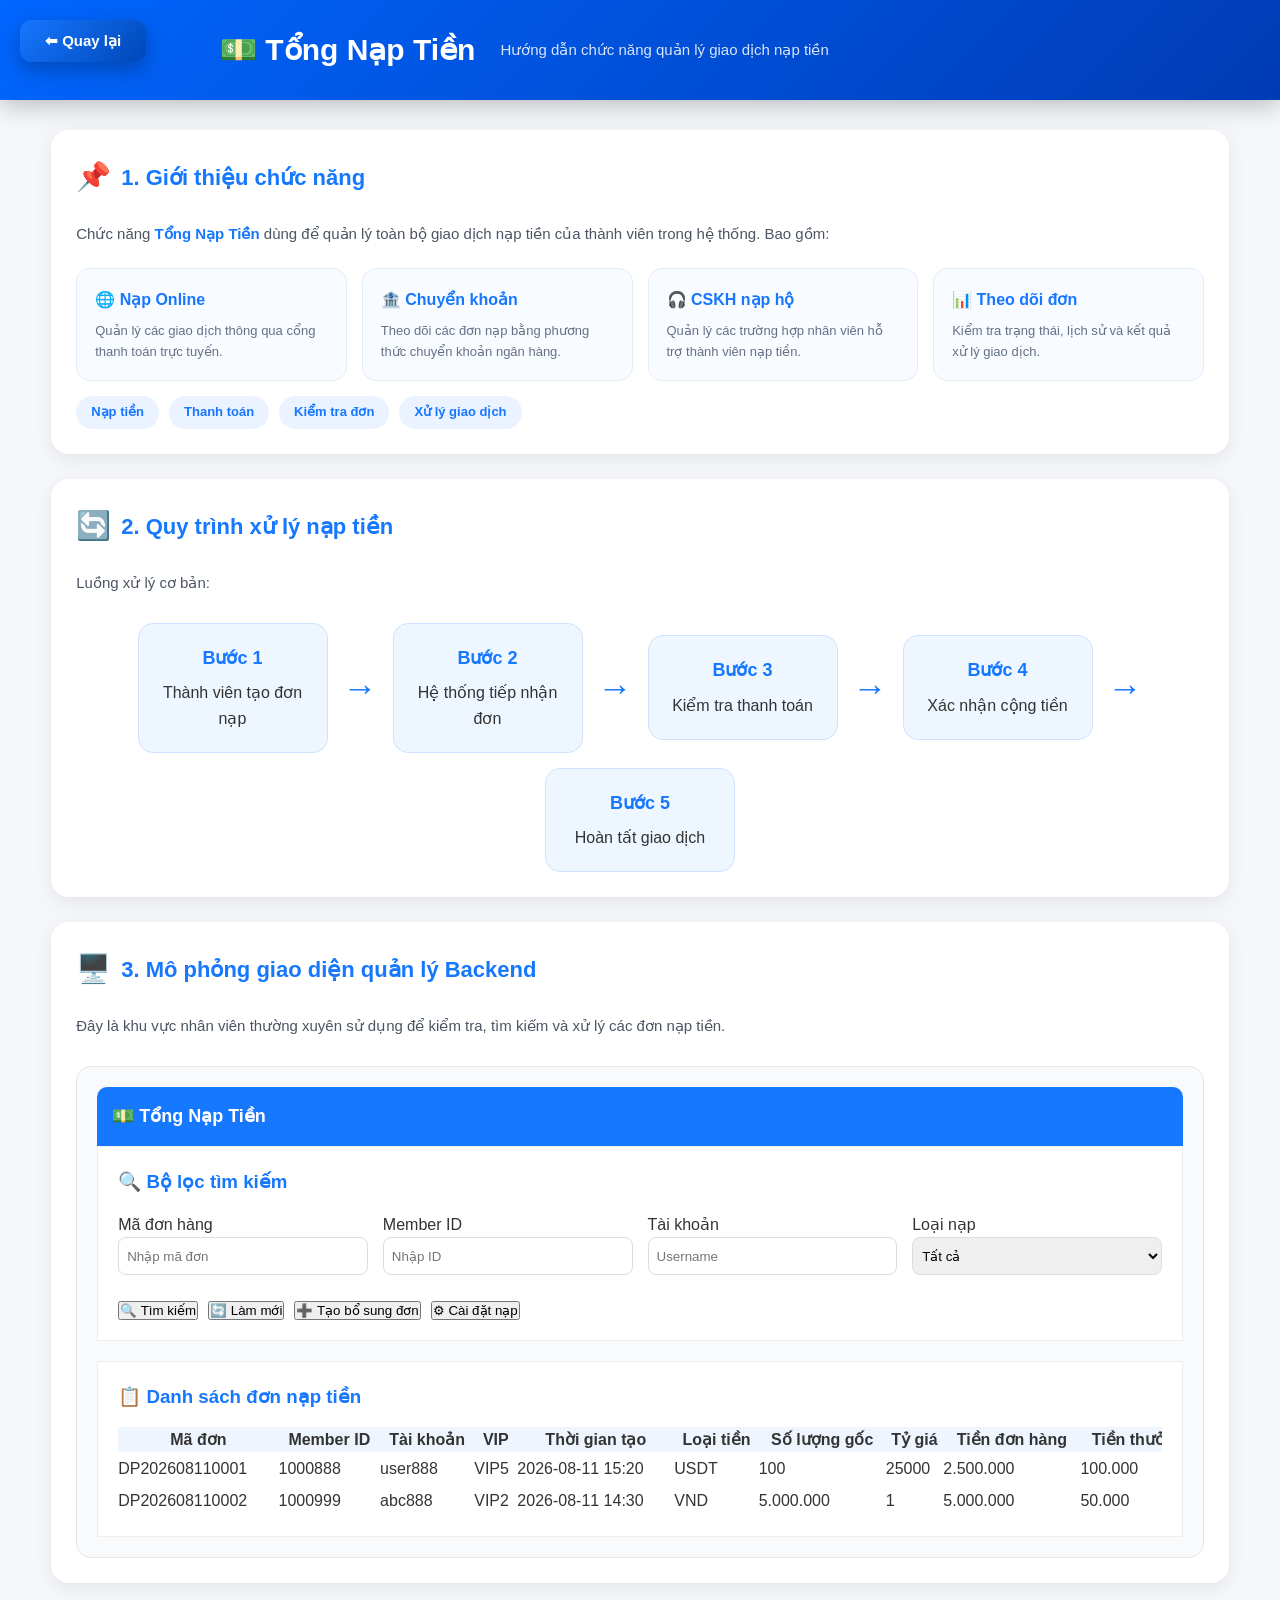
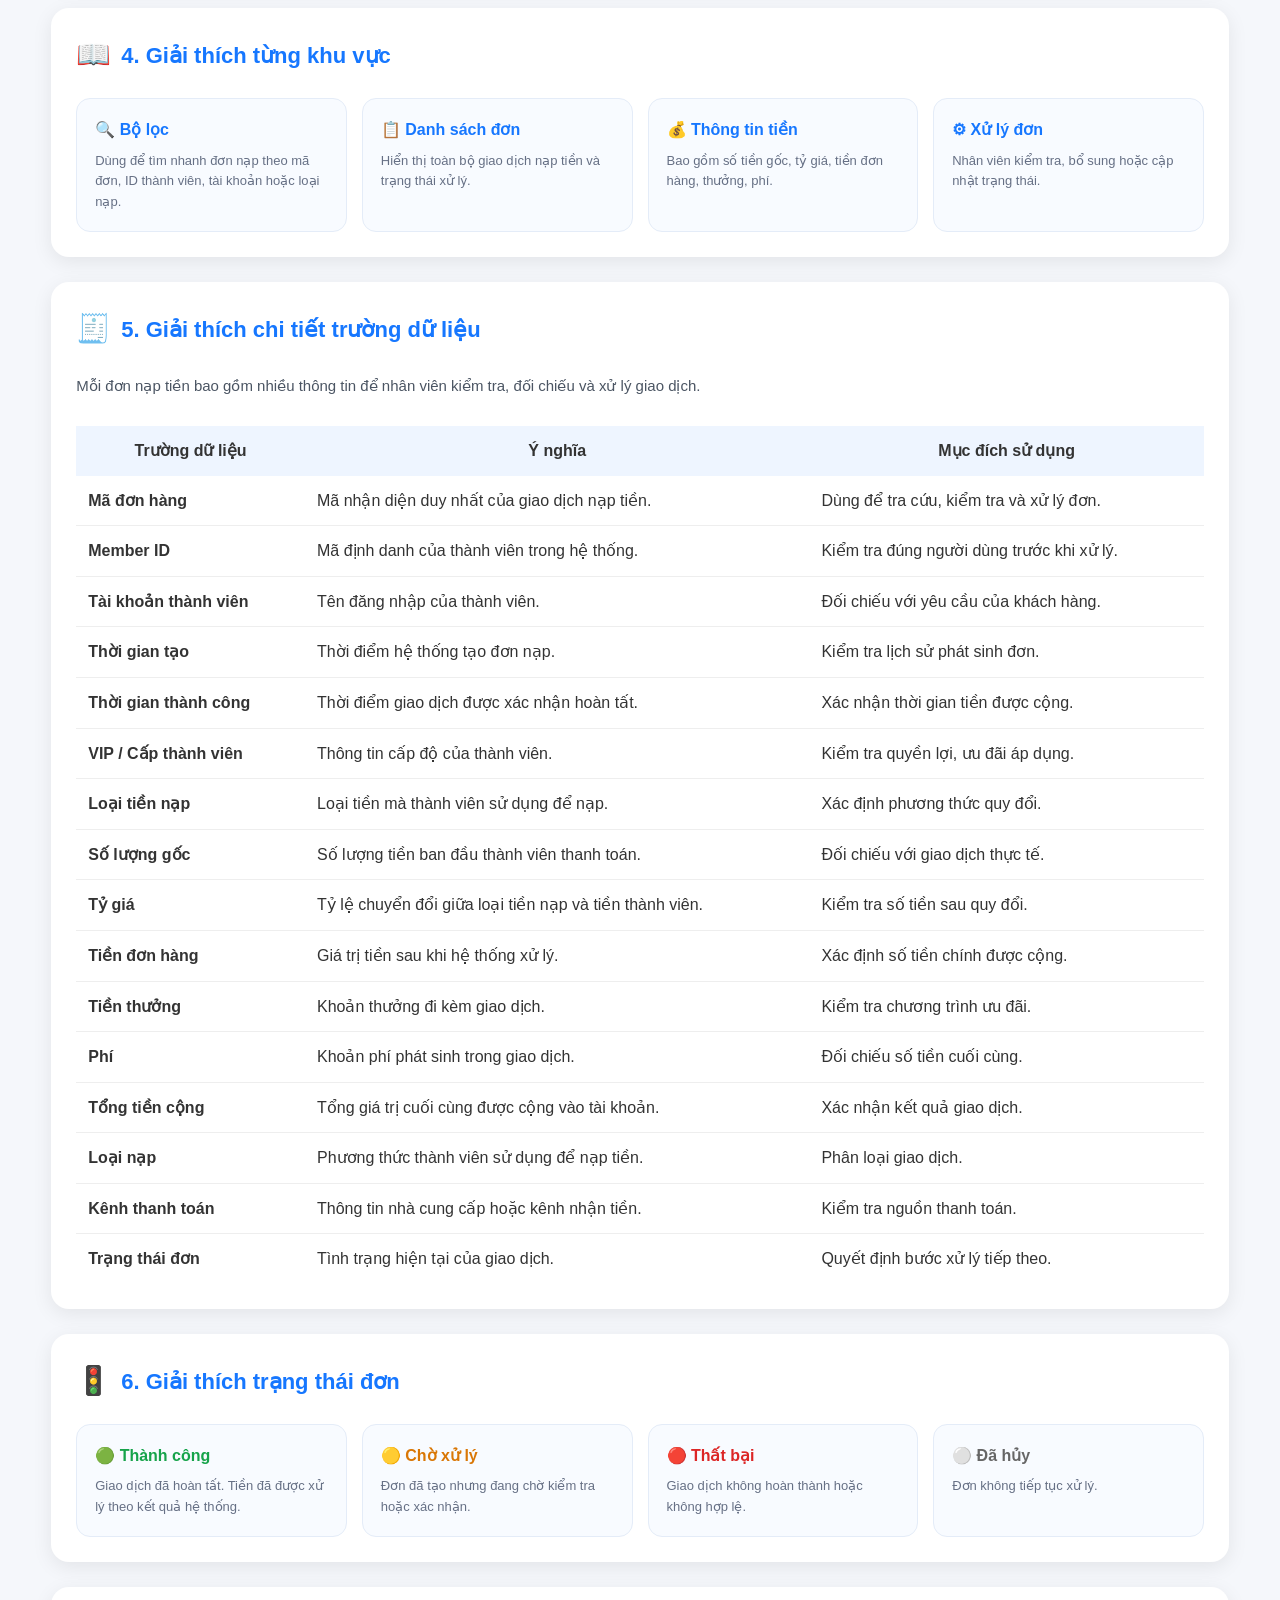
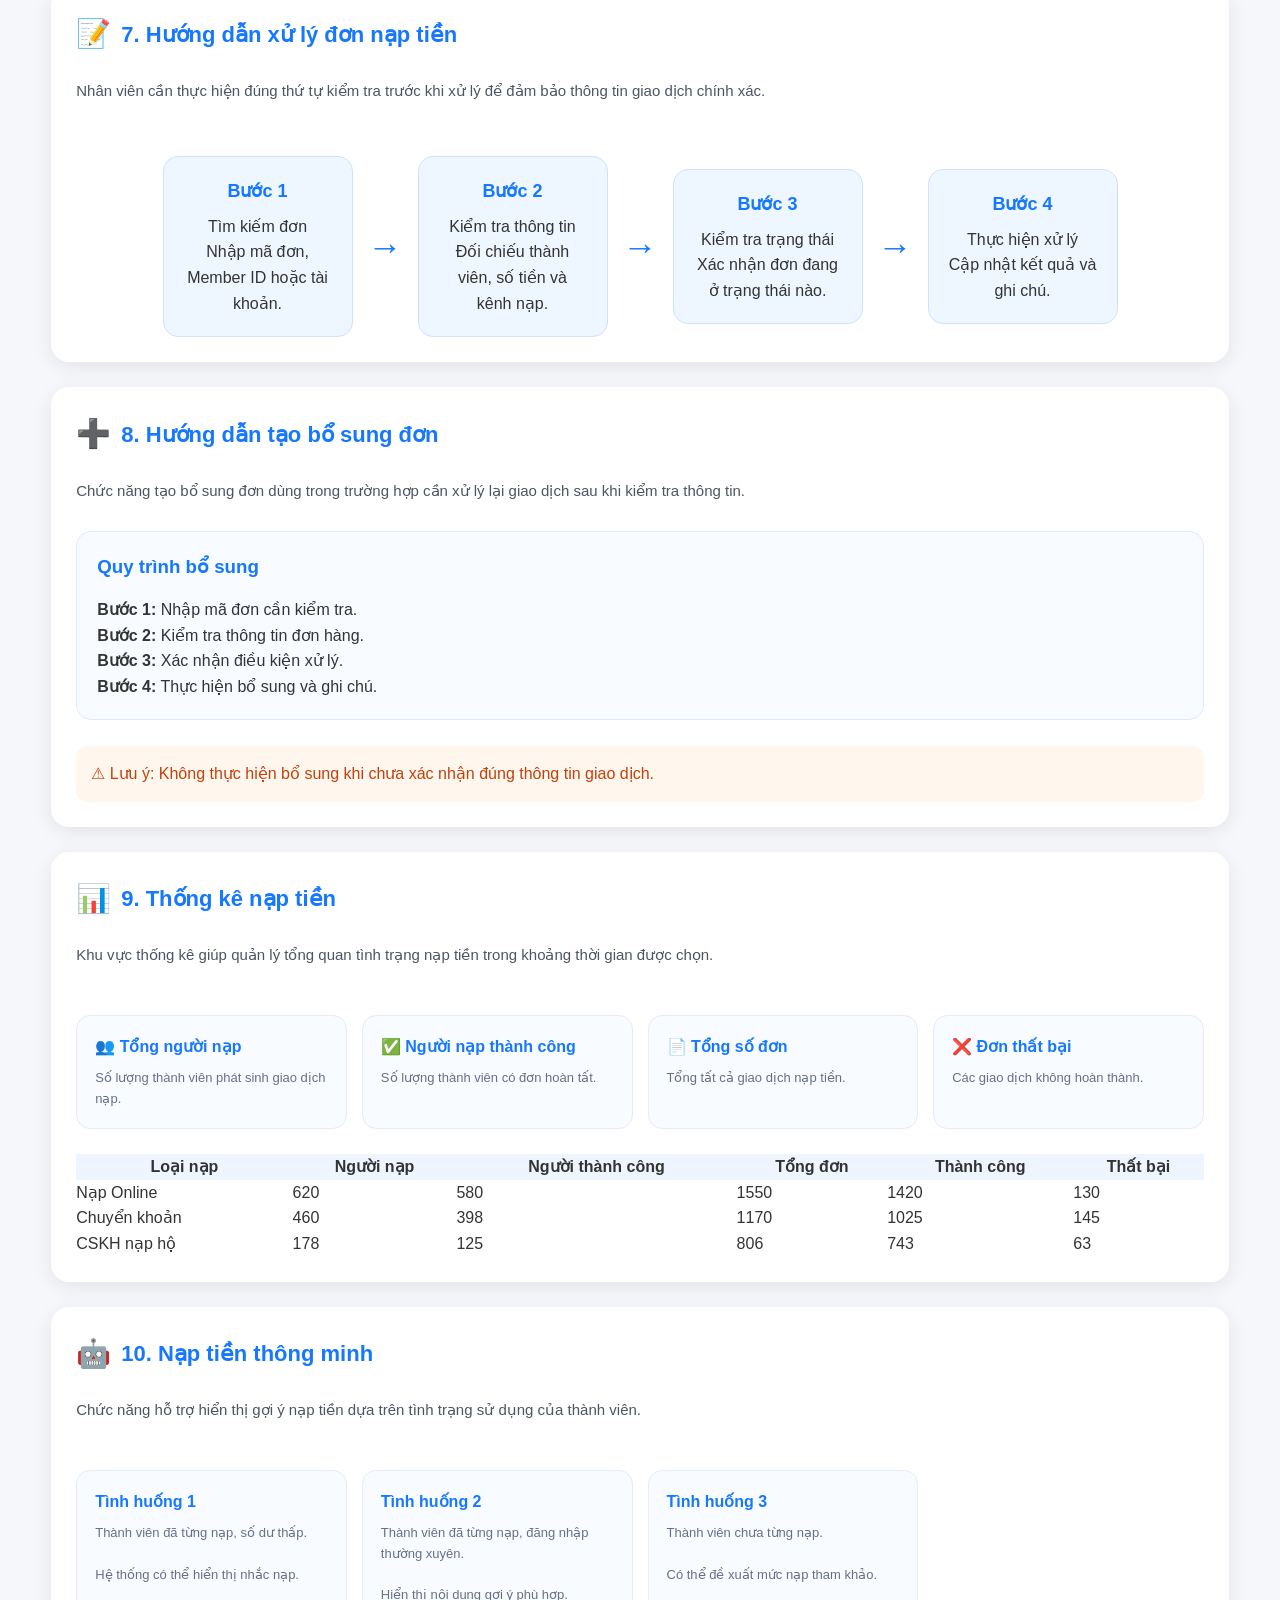
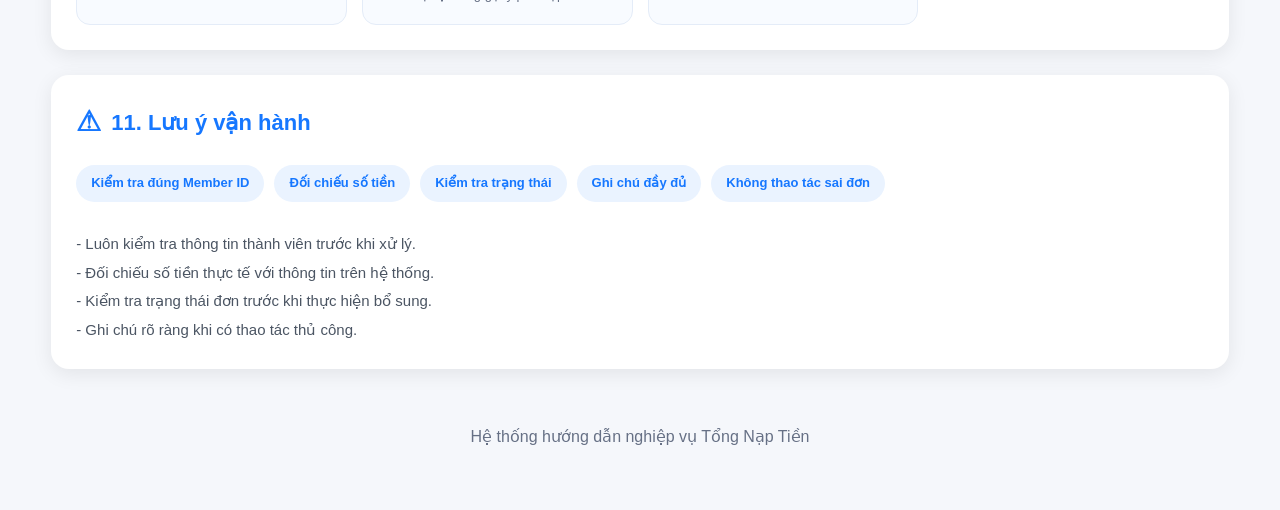
<file: tong_nap_tien.html>
<!DOCTYPE html>

<html lang="vi">

<head>

<meta charset="UTF-8">

<meta name="viewport" content="width=device-width, initial-scale=1.0">

<title>
Tổng Nạp Tiền - Hướng Dẫn Nghiệp Vụ
</title>


<style>


/* ================= RESET ================= */


*{

margin:0;

padding:0;

box-sizing:border-box;

}



body{

font-family:

Arial,
sans-serif;

background:#f5f7fb;

color:#333;

line-height:1.6;

}



/* ================= QUAY LẠI ================= */


.back-btn{


position:fixed;


top:20px;


left:20px;


z-index:9999;


background:

linear-gradient(
135deg,
#1677ff,
#0047b8
);



color:white;


border:none;


padding:12px 25px;


border-radius:12px;


font-size:15px;


font-weight:bold;


cursor:pointer;


box-shadow:

0 8px 20px rgba(0,0,0,.25);


transition:.3s;


}



.back-btn:hover{


transform:

translateY(-3px);


}



/* ================= HEADER ================= */


.header{


height:100px;


background:


linear-gradient(
135deg,
#0066ff,
#003bb5
);



display:flex;


align-items:center;


padding-left:220px;


color:white;


box-shadow:

0 5px 25px rgba(0,0,0,.25);


}



.header h1{


font-size:30px;


}



.header p{


margin-left:25px;


font-size:15px;


opacity:.85;


}



/* ================= CONTAINER ================= */


.container{


width:92%;


max-width:1600px;


margin:30px auto;


}



/* ================= CARD ================= */


.card{


background:white;


border-radius:18px;


padding:25px;


margin-bottom:25px;


box-shadow:


0 5px 20px rgba(0,0,0,.08);


}



.card-title{


font-size:22px;


font-weight:bold;


color:#1677ff;


margin-bottom:20px;


display:flex;


align-items:center;


gap:10px;


}



.card-title span{


font-size:28px;


}



/* ================= TEXT ================= */


.text{


font-size:15px;


color:#4b5563;


line-height:1.9;


}



.highlight{


color:#1677ff;


font-weight:bold;


}



/* ================= FEATURE ================= */


.feature-box{


display:grid;


grid-template-columns:

repeat(4,1fr);


gap:15px;


margin-top:20px;


}



.feature{


padding:18px;


border-radius:14px;


background:#f8fbff;


border:

1px solid #e4ecf8;


}



.feature h3{


font-size:16px;


color:#1677ff;


margin-bottom:8px;


}



.feature p{


font-size:13px;


color:#667085;


}





/* ================= PROCESS ================= */


.process{


display:flex;


justify-content:center;


align-items:center;


gap:15px;


margin-top:25px;


flex-wrap:wrap;


}



.step{


width:190px;


padding:20px;


border-radius:15px;


background:#eef6ff;


text-align:center;


border:

1px solid #cfe1ff;


}



.step strong{


display:block;


color:#1677ff;


font-size:18px;


margin-bottom:8px;


}



.arrow{


font-size:35px;


color:#1677ff;


}





/* ================= TAG ================= */


.tags{


display:flex;


gap:10px;


flex-wrap:wrap;


margin-top:15px;


}



.tag{


padding:

6px 15px;


border-radius:20px;


font-size:13px;


font-weight:bold;


background:#eaf3ff;


color:#1677ff;


}




/* ================= RESPONSIVE ================= */


@media(max-width:900px){


.header{


padding-left:40px;


}


.feature-box{


grid-template-columns:

repeat(2,1fr);


}


}




</style>


</head>


<body>



<button

class="back-btn"

onclick="goBack()"

>

⬅ Quay lại

</button>





<header class="header">


<h1>

💵 Tổng Nạp Tiền

</h1>


<p>

Hướng dẫn chức năng quản lý giao dịch nạp tiền

</p>


</header>





<div class="container">





<!-- ================= GIỚI THIỆU ================= -->


<div class="card">


<div class="card-title">

<span>
📌
</span>

1. Giới thiệu chức năng

</div>



<div class="text">


Chức năng

<span class="highlight">
Tổng Nạp Tiền
</span>

dùng để quản lý toàn bộ giao dịch nạp tiền của thành viên trong hệ thống.


Bao gồm:


</div>




<div class="feature-box">



<div class="feature">


<h3>
🌐 Nạp Online
</h3>


<p>

Quản lý các giao dịch thông qua cổng thanh toán trực tuyến.

</p>


</div>




<div class="feature">


<h3>
🏦 Chuyển khoản
</h3>


<p>

Theo dõi các đơn nạp bằng phương thức chuyển khoản ngân hàng.

</p>


</div>




<div class="feature">


<h3>
🎧 CSKH nạp hộ
</h3>


<p>

Quản lý các trường hợp nhân viên hỗ trợ thành viên nạp tiền.

</p>


</div>




<div class="feature">


<h3>
📊 Theo dõi đơn
</h3>


<p>

Kiểm tra trạng thái, lịch sử và kết quả xử lý giao dịch.

</p>


</div>



</div>




<div class="tags">


<div class="tag">
Nạp tiền
</div>


<div class="tag">
Thanh toán
</div>


<div class="tag">
Kiểm tra đơn
</div>


<div class="tag">
Xử lý giao dịch
</div>


</div>



</div>







<!-- ================= QUY TRÌNH ================= -->


<div class="card">


<div class="card-title">

<span>
🔄
</span>

2. Quy trình xử lý nạp tiền

</div>




<div class="text">


Luồng xử lý cơ bản:


</div>




<div class="process">



<div class="step">

<strong>
Bước 1
</strong>

Thành viên tạo đơn nạp

</div>



<div class="arrow">
→
</div>




<div class="step">

<strong>
Bước 2
</strong>

Hệ thống tiếp nhận đơn

</div>



<div class="arrow">
→
</div>




<div class="step">

<strong>
Bước 3
</strong>

Kiểm tra thanh toán

</div>



<div class="arrow">
→
</div>




<div class="step">

<strong>
Bước 4
</strong>

Xác nhận cộng tiền

</div>



<div class="arrow">
→
</div>




<div class="step">

<strong>
Bước 5
</strong>

Hoàn tất giao dịch

</div>



</div>



</div>
<!-- =========================================================
3. MÔ PHỎNG GIAO DIỆN BACKEND
========================================================= -->


<div class="card">


<div class="card-title">

<span>
🖥️
</span>

3. Mô phỏng giao diện quản lý Backend

</div>



<div class="text">

Đây là khu vực nhân viên thường xuyên sử dụng để kiểm tra,
tìm kiếm và xử lý các đơn nạp tiền.

</div>



<br>



<div style="
background:#f8fafc;
border:1px solid #e5e7eb;
border-radius:15px;
padding:20px;
">



<!-- HEADER BACKEND -->

<div style="
background:#1677ff;
color:white;
padding:15px;
border-radius:10px 10px 0 0;
font-weight:bold;
font-size:18px;
">

💵 Tổng Nạp Tiền

</div>





<!-- SEARCH -->

<div style="
background:white;
padding:20px;
border:1px solid #eee;
">



<h3 style="
color:#1677ff;
margin-bottom:15px;
">

🔍 Bộ lọc tìm kiếm

</h3>




<div style="
display:grid;
grid-template-columns:repeat(4,1fr);
gap:15px;
">



<div>

<label>
Mã đơn hàng
</label>

<input
style="
width:100%;
height:38px;
border:1px solid #ddd;
border-radius:8px;
padding:8px;
"
placeholder="Nhập mã đơn"
/>

</div>





<div>

<label>
Member ID
</label>

<input
style="
width:100%;
height:38px;
border:1px solid #ddd;
border-radius:8px;
padding:8px;
"
placeholder="Nhập ID"
/>

</div>





<div>

<label>
Tài khoản
</label>

<input
style="
width:100%;
height:38px;
border:1px solid #ddd;
border-radius:8px;
padding:8px;
"
placeholder="Username"
/>

</div>





<div>

<label>
Loại nạp
</label>


<select

style="
width:100%;
height:38px;
border:1px solid #ddd;
border-radius:8px;
padding:5px;
"

>


<option>
Tất cả
</option>


<option>
Nạp Online
</option>


<option>
Chuyển khoản
</option>


<option>
CSKH nạp hộ
</option>


</select>


</div>




</div>





<br>



<div style="
display:flex;
gap:10px;
">


<button class="btn btn-blue">

🔍 Tìm kiếm

</button>


<button class="btn btn-gray">

🔄 Làm mới

</button>


<button class="btn btn-green">

➕ Tạo bổ sung đơn

</button>


<button class="btn btn-orange">

⚙ Cài đặt nạp

</button>



</div>


</div>







<!-- TABLE MOCKUP -->


<div style="
background:white;
margin-top:20px;
border:1px solid #eee;
padding:20px;
">



<h3 style="
color:#1677ff;
margin-bottom:15px;
">

📋 Danh sách đơn nạp tiền

</h3>




<div style="
overflow:auto;
">



<table
style="
width:100%;
min-width:1800px;
border-collapse:collapse;
"
>


<thead>


<tr
style="
background:#eef5ff;
"
>


<th>
Mã đơn
</th>


<th>
Member ID
</th>


<th>
Tài khoản
</th>


<th>
VIP
</th>


<th>
Thời gian tạo
</th>


<th>
Loại tiền
</th>


<th>
Số lượng gốc
</th>


<th>
Tỷ giá
</th>


<th>
Tiền đơn hàng
</th>


<th>
Tiền thưởng
</th>


<th>
Phí
</th>


<th>
Tổng tiền cộng
</th>


<th>
Loại nạp
</th>


<th>
Kênh thanh toán
</th>


<th>
Trạng thái
</th>


<th>
Thao tác
</th>


</tr>


</thead>





<tbody>



<tr>



<td>
DP202608110001
</td>



<td>
1000888
</td>



<td>
user888
</td>



<td>
VIP5
</td>



<td>
2026-08-11 15:20
</td>



<td>
USDT
</td>



<td>
100
</td>



<td>
25000
</td>



<td>
2.500.000
</td>



<td>
100.000
</td>



<td>
0
</td>



<td>
2.600.000
</td>



<td>
Nạp Online
</td>



<td>
USDT TRC20
</td>



<td>

<span style="
background:#dcfce7;
color:#16a34a;
padding:5px 12px;
border-radius:20px;
font-weight:bold;
">

Thành công

</span>

</td>



<td>

<button
class="btn btn-blue"
style="
height:32px;
padding:0 12px;
"
>

Chi tiết

</button>


</td>



</tr>






<tr>



<td>
DP202608110002
</td>



<td>
1000999
</td>



<td>
abc888
</td>



<td>
VIP2
</td>



<td>
2026-08-11 14:30
</td>



<td>
VND
</td>



<td>
5.000.000
</td>



<td>
1
</td>



<td>
5.000.000
</td>



<td>
50.000
</td>



<td>
10.000
</td>



<td>
5.040.000
</td>



<td>
Chuyển khoản
</td>



<td>
Ngân hàng
</td>



<td>

<span style="
background:#fef3c7;
color:#d97706;
padding:5px 12px;
border-radius:20px;
font-weight:bold;
">

Chờ xử lý

</span>

</td>



<td>


<button
class="btn btn-blue"
style="
height:32px;
padding:0 12px;
"
>

Chi tiết

</button>


</td>


</tr>




</tbody>



</table>


</div>


</div>


</div>


</div>






<!-- =========================================================
4. GIẢI THÍCH KHU VỰC BACKEND
========================================================= -->


<div class="card">


<div class="card-title">

<span>
📖
</span>

4. Giải thích từng khu vực

</div>




<div class="feature-box">



<div class="feature">


<h3>
🔍 Bộ lọc
</h3>


<p>

Dùng để tìm nhanh đơn nạp theo mã đơn,
ID thành viên, tài khoản hoặc loại nạp.

</p>


</div>





<div class="feature">


<h3>
📋 Danh sách đơn
</h3>


<p>

Hiển thị toàn bộ giao dịch nạp tiền
và trạng thái xử lý.

</p>


</div>





<div class="feature">


<h3>
💰 Thông tin tiền
</h3>


<p>

Bao gồm số tiền gốc, tỷ giá,
tiền đơn hàng, thưởng, phí.

</p>


</div>





<div class="feature">


<h3>
⚙ Xử lý đơn
</h3>


<p>

Nhân viên kiểm tra,
bổ sung hoặc cập nhật trạng thái.

</p>


</div>



</div>


</div>
<!-- =========================================================
5. GIẢI THÍCH CHI TIẾT TRƯỜNG DỮ LIỆU
========================================================= -->


<div class="card">


<div class="card-title">

<span>
🧾
</span>

5. Giải thích chi tiết trường dữ liệu

</div>



<div class="text">

Mỗi đơn nạp tiền bao gồm nhiều thông tin để nhân viên kiểm tra,
đối chiếu và xử lý giao dịch.

</div>




<br>




<table
style="
width:100%;
border-collapse:collapse;
"
>


<thead>


<tr
style="
background:#eef5ff;
"
>


<th style="padding:12px">
Trường dữ liệu
</th>


<th style="padding:12px">
Ý nghĩa
</th>


<th style="padding:12px">
Mục đích sử dụng
</th>


</tr>


</thead>




<tbody>



<tr>


<td style="padding:12px;border-bottom:1px solid #eee">

<b>Mã đơn hàng</b>

</td>


<td style="padding:12px;border-bottom:1px solid #eee">

Mã nhận diện duy nhất của giao dịch nạp tiền.

</td>


<td style="padding:12px;border-bottom:1px solid #eee">

Dùng để tra cứu, kiểm tra và xử lý đơn.

</td>


</tr>





<tr>


<td style="padding:12px;border-bottom:1px solid #eee">

<b>Member ID</b>

</td>


<td style="padding:12px;border-bottom:1px solid #eee">

Mã định danh của thành viên trong hệ thống.

</td>


<td style="padding:12px;border-bottom:1px solid #eee">

Kiểm tra đúng người dùng trước khi xử lý.

</td>


</tr>





<tr>


<td style="padding:12px;border-bottom:1px solid #eee">

<b>Tài khoản thành viên</b>

</td>


<td style="padding:12px;border-bottom:1px solid #eee">

Tên đăng nhập của thành viên.

</td>


<td style="padding:12px;border-bottom:1px solid #eee">

Đối chiếu với yêu cầu của khách hàng.

</td>


</tr>





<tr>


<td style="padding:12px;border-bottom:1px solid #eee">

<b>Thời gian tạo</b>

</td>


<td style="padding:12px;border-bottom:1px solid #eee">

Thời điểm hệ thống tạo đơn nạp.

</td>


<td style="padding:12px;border-bottom:1px solid #eee">

Kiểm tra lịch sử phát sinh đơn.

</td>


</tr>





<tr>


<td style="padding:12px;border-bottom:1px solid #eee">

<b>Thời gian thành công</b>

</td>


<td style="padding:12px;border-bottom:1px solid #eee">

Thời điểm giao dịch được xác nhận hoàn tất.

</td>


<td style="padding:12px;border-bottom:1px solid #eee">

Xác nhận thời gian tiền được cộng.

</td>


</tr>





<tr>


<td style="padding:12px;border-bottom:1px solid #eee">

<b>VIP / Cấp thành viên</b>

</td>


<td style="padding:12px;border-bottom:1px solid #eee">

Thông tin cấp độ của thành viên.

</td>


<td style="padding:12px;border-bottom:1px solid #eee">

Kiểm tra quyền lợi, ưu đãi áp dụng.

</td>


</tr>





<tr>


<td style="padding:12px;border-bottom:1px solid #eee">

<b>Loại tiền nạp</b>

</td>


<td style="padding:12px;border-bottom:1px solid #eee">

Loại tiền mà thành viên sử dụng để nạp.

</td>


<td style="padding:12px;border-bottom:1px solid #eee">

Xác định phương thức quy đổi.

</td>


</tr>





<tr>


<td style="padding:12px;border-bottom:1px solid #eee">

<b>Số lượng gốc</b>

</td>


<td style="padding:12px;border-bottom:1px solid #eee">

Số lượng tiền ban đầu thành viên thanh toán.

</td>


<td style="padding:12px;border-bottom:1px solid #eee">

Đối chiếu với giao dịch thực tế.

</td>


</tr>





<tr>


<td style="padding:12px;border-bottom:1px solid #eee">

<b>Tỷ giá</b>

</td>


<td style="padding:12px;border-bottom:1px solid #eee">

Tỷ lệ chuyển đổi giữa loại tiền nạp và tiền thành viên.

</td>


<td style="padding:12px;border-bottom:1px solid #eee">

Kiểm tra số tiền sau quy đổi.

</td>


</tr>





<tr>


<td style="padding:12px;border-bottom:1px solid #eee">

<b>Tiền đơn hàng</b>

</td>


<td style="padding:12px;border-bottom:1px solid #eee">

Giá trị tiền sau khi hệ thống xử lý.

</td>


<td style="padding:12px;border-bottom:1px solid #eee">

Xác định số tiền chính được cộng.

</td>


</tr>





<tr>


<td style="padding:12px;border-bottom:1px solid #eee">

<b>Tiền thưởng</b>

</td>


<td style="padding:12px;border-bottom:1px solid #eee">

Khoản thưởng đi kèm giao dịch.

</td>


<td style="padding:12px;border-bottom:1px solid #eee">

Kiểm tra chương trình ưu đãi.

</td>


</tr>





<tr>


<td style="padding:12px;border-bottom:1px solid #eee">

<b>Phí</b>

</td>


<td style="padding:12px;border-bottom:1px solid #eee">

Khoản phí phát sinh trong giao dịch.

</td>


<td style="padding:12px;border-bottom:1px solid #eee">

Đối chiếu số tiền cuối cùng.

</td>


</tr>





<tr>


<td style="padding:12px;border-bottom:1px solid #eee">

<b>Tổng tiền cộng</b>

</td>


<td style="padding:12px;border-bottom:1px solid #eee">

Tổng giá trị cuối cùng được cộng vào tài khoản.

</td>


<td style="padding:12px;border-bottom:1px solid #eee">

Xác nhận kết quả giao dịch.

</td>


</tr>





<tr>


<td style="padding:12px;border-bottom:1px solid #eee">

<b>Loại nạp</b>

</td>


<td style="padding:12px;border-bottom:1px solid #eee">

Phương thức thành viên sử dụng để nạp tiền.

</td>


<td style="padding:12px;border-bottom:1px solid #eee">

Phân loại giao dịch.

</td>


</tr>





<tr>


<td style="padding:12px;border-bottom:1px solid #eee">

<b>Kênh thanh toán</b>

</td>


<td style="padding:12px;border-bottom:1px solid #eee">

Thông tin nhà cung cấp hoặc kênh nhận tiền.

</td>


<td style="padding:12px;border-bottom:1px solid #eee">

Kiểm tra nguồn thanh toán.

</td>


</tr>





<tr>


<td style="padding:12px">

<b>Trạng thái đơn</b>

</td>


<td style="padding:12px">

Tình trạng hiện tại của giao dịch.

</td>


<td style="padding:12px">

Quyết định bước xử lý tiếp theo.

</td>


</tr>



</tbody>


</table>


</div>








<!-- =========================================================
6. TRẠNG THÁI ĐƠN NẠP
========================================================= -->


<div class="card">


<div class="card-title">

<span>
🚦
</span>

6. Giải thích trạng thái đơn

</div>



<div class="feature-box">



<div class="feature">

<h3 style="color:#16a34a">

🟢 Thành công

</h3>


<p>

Giao dịch đã hoàn tất.
Tiền đã được xử lý theo kết quả hệ thống.

</p>


</div>





<div class="feature">

<h3 style="color:#d97706">

🟡 Chờ xử lý

</h3>


<p>

Đơn đã tạo nhưng đang chờ kiểm tra hoặc xác nhận.

</p>


</div>





<div class="feature">

<h3 style="color:#dc2626">

🔴 Thất bại

</h3>


<p>

Giao dịch không hoàn thành hoặc không hợp lệ.

</p>


</div>





<div class="feature">

<h3 style="color:#666">

⚪ Đã hủy

</h3>


<p>

Đơn không tiếp tục xử lý.

</p>


</div>



</div>


</div>
<!-- =========================================================
7. QUY TRÌNH XỬ LÝ ĐƠN NẠP
========================================================= -->


<div class="card">


<div class="card-title">

<span>
📝
</span>

7. Hướng dẫn xử lý đơn nạp tiền

</div>



<div class="text">

Nhân viên cần thực hiện đúng thứ tự kiểm tra trước khi xử lý
để đảm bảo thông tin giao dịch chính xác.

</div>




<br>



<div class="process">



<div class="step">

<strong>
Bước 1
</strong>

Tìm kiếm đơn

<br>

Nhập mã đơn,
Member ID hoặc tài khoản.

</div>



<div class="arrow">
→
</div>



<div class="step">

<strong>
Bước 2
</strong>

Kiểm tra thông tin

<br>

Đối chiếu thành viên,
số tiền và kênh nạp.

</div>



<div class="arrow">
→
</div>



<div class="step">

<strong>
Bước 3
</strong>

Kiểm tra trạng thái

<br>

Xác nhận đơn đang ở trạng thái nào.

</div>



<div class="arrow">
→
</div>



<div class="step">

<strong>
Bước 4
</strong>

Thực hiện xử lý

<br>

Cập nhật kết quả và ghi chú.

</div>



</div>



</div>








<!-- =========================================================
8. TẠO BỔ SUNG ĐƠN
========================================================= -->


<div class="card">


<div class="card-title">

<span>
➕
</span>

8. Hướng dẫn tạo bổ sung đơn

</div>



<div class="text">

Chức năng tạo bổ sung đơn dùng trong trường hợp cần xử lý
lại giao dịch sau khi kiểm tra thông tin.

</div>



<br>




<div style="
background:#f8fbff;
padding:20px;
border-radius:15px;
border:1px solid #dbeafe;
">



<h3 style="
color:#1677ff;
margin-bottom:15px;
">

Quy trình bổ sung

</h3>




<p>

<b>Bước 1:</b>
Nhập mã đơn cần kiểm tra.

</p>


<p>

<b>Bước 2:</b>
Kiểm tra thông tin đơn hàng.

</p>


<p>

<b>Bước 3:</b>
Xác nhận điều kiện xử lý.

</p>


<p>

<b>Bước 4:</b>
Thực hiện bổ sung và ghi chú.

</p>



</div>



<br>




<div style="
background:#fff7ed;
padding:15px;
border-radius:12px;
color:#c2410c;
">


⚠ Lưu ý:

Không thực hiện bổ sung khi chưa xác nhận
đúng thông tin giao dịch.


</div>



</div>








<!-- =========================================================
9. THỐNG KÊ NẠP TIỀN
========================================================= -->


<div class="card">


<div class="card-title">

<span>
📊
</span>

9. Thống kê nạp tiền

</div>



<div class="text">

Khu vực thống kê giúp quản lý tổng quan tình trạng nạp tiền
trong khoảng thời gian được chọn.

</div>



<br>




<div class="feature-box">



<div class="feature">

<h3>
👥 Tổng người nạp
</h3>


<p>

Số lượng thành viên phát sinh giao dịch nạp.

</p>


</div>




<div class="feature">

<h3>
✅ Người nạp thành công
</h3>


<p>

Số lượng thành viên có đơn hoàn tất.

</p>


</div>




<div class="feature">

<h3>
📄 Tổng số đơn
</h3>


<p>

Tổng tất cả giao dịch nạp tiền.

</p>


</div>




<div class="feature">

<h3>
❌ Đơn thất bại
</h3>


<p>

Các giao dịch không hoàn thành.

</p>


</div>



</div>




<br>




<table
style="
width:100%;
border-collapse:collapse;
"
>


<thead>


<tr
style="
background:#eef5ff;
"
>


<th>
Loại nạp
</th>


<th>
Người nạp
</th>


<th>
Người thành công
</th>


<th>
Tổng đơn
</th>


<th>
Thành công
</th>


<th>
Thất bại
</th>


</tr>


</thead>



<tbody>


<tr>

<td>
Nạp Online
</td>

<td>
620
</td>

<td>
580
</td>

<td>
1550
</td>

<td>
1420
</td>

<td>
130
</td>


</tr>



<tr>

<td>
Chuyển khoản
</td>

<td>
460
</td>

<td>
398
</td>

<td>
1170
</td>

<td>
1025
</td>

<td>
145
</td>


</tr>




<tr>

<td>
CSKH nạp hộ
</td>

<td>
178
</td>

<td>
125
</td>

<td>
806
</td>

<td>
743
</td>

<td>
63
</td>


</tr>


</tbody>



</table>



</div>








<!-- =========================================================
10. NẠP TIỀN THÔNG MINH
========================================================= -->


<div class="card">


<div class="card-title">

<span>
🤖
</span>

10. Nạp tiền thông minh

</div>



<div class="text">

Chức năng hỗ trợ hiển thị gợi ý nạp tiền
dựa trên tình trạng sử dụng của thành viên.

</div>



<br>



<div class="feature-box">



<div class="feature">

<h3>
Tình huống 1
</h3>


<p>

Thành viên đã từng nạp,
số dư thấp.

<br><br>

Hệ thống có thể hiển thị nhắc nạp.

</p>


</div>





<div class="feature">

<h3>
Tình huống 2
</h3>


<p>

Thành viên đã từng nạp,
đăng nhập thường xuyên.

<br><br>

Hiển thị nội dung gợi ý phù hợp.

</p>


</div>





<div class="feature">

<h3>
Tình huống 3
</h3>


<p>

Thành viên chưa từng nạp.

<br><br>

Có thể đề xuất mức nạp tham khảo.

</p>


</div>



</div>



</div>








<!-- =========================================================
11. LƯU Ý VẬN HÀNH
========================================================= -->


<div class="card">


<div class="card-title">

<span>
⚠
</span>

11. Lưu ý vận hành

</div>



<div class="text">


<div class="tags">


<div class="tag">
Kiểm tra đúng Member ID
</div>


<div class="tag">
Đối chiếu số tiền
</div>


<div class="tag">
Kiểm tra trạng thái
</div>


<div class="tag">
Ghi chú đầy đủ
</div>


<div class="tag">
Không thao tác sai đơn
</div>


</div>


<br>


- Luôn kiểm tra thông tin thành viên trước khi xử lý.

<br>

- Đối chiếu số tiền thực tế với thông tin trên hệ thống.

<br>

- Kiểm tra trạng thái đơn trước khi thực hiện bổ sung.

<br>

- Ghi chú rõ ràng khi có thao tác thủ công.


</div>



</div>







<!-- =========================================================
FOOTER
========================================================= -->


<div style="
text-align:center;
padding:30px;
color:#667085;
">


Hệ thống hướng dẫn nghiệp vụ Tổng Nạp Tiền


</div>





<script>


function goBack(){


    if(history.length > 1){

        history.back();

    }else{

        window.location.href="index.html";

    }


}



</script>



</div>


</body>


</html>
</file>
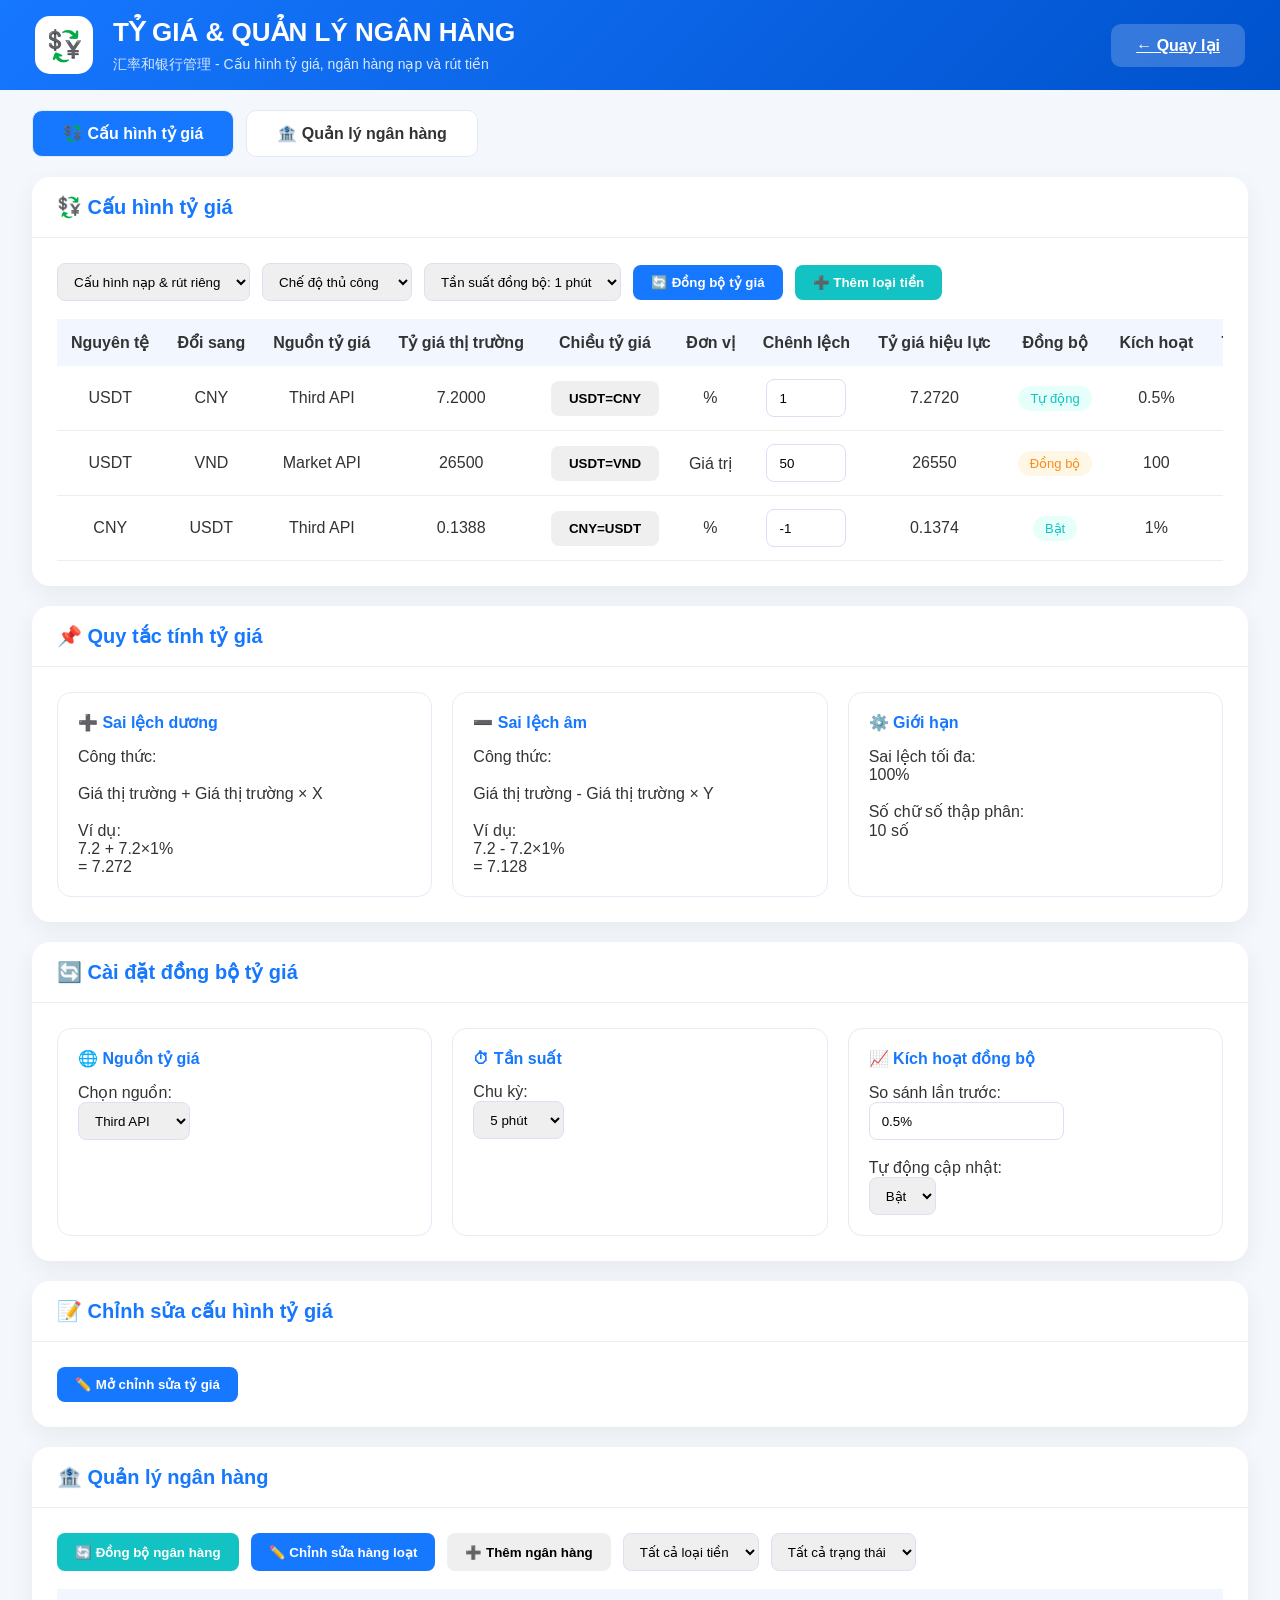
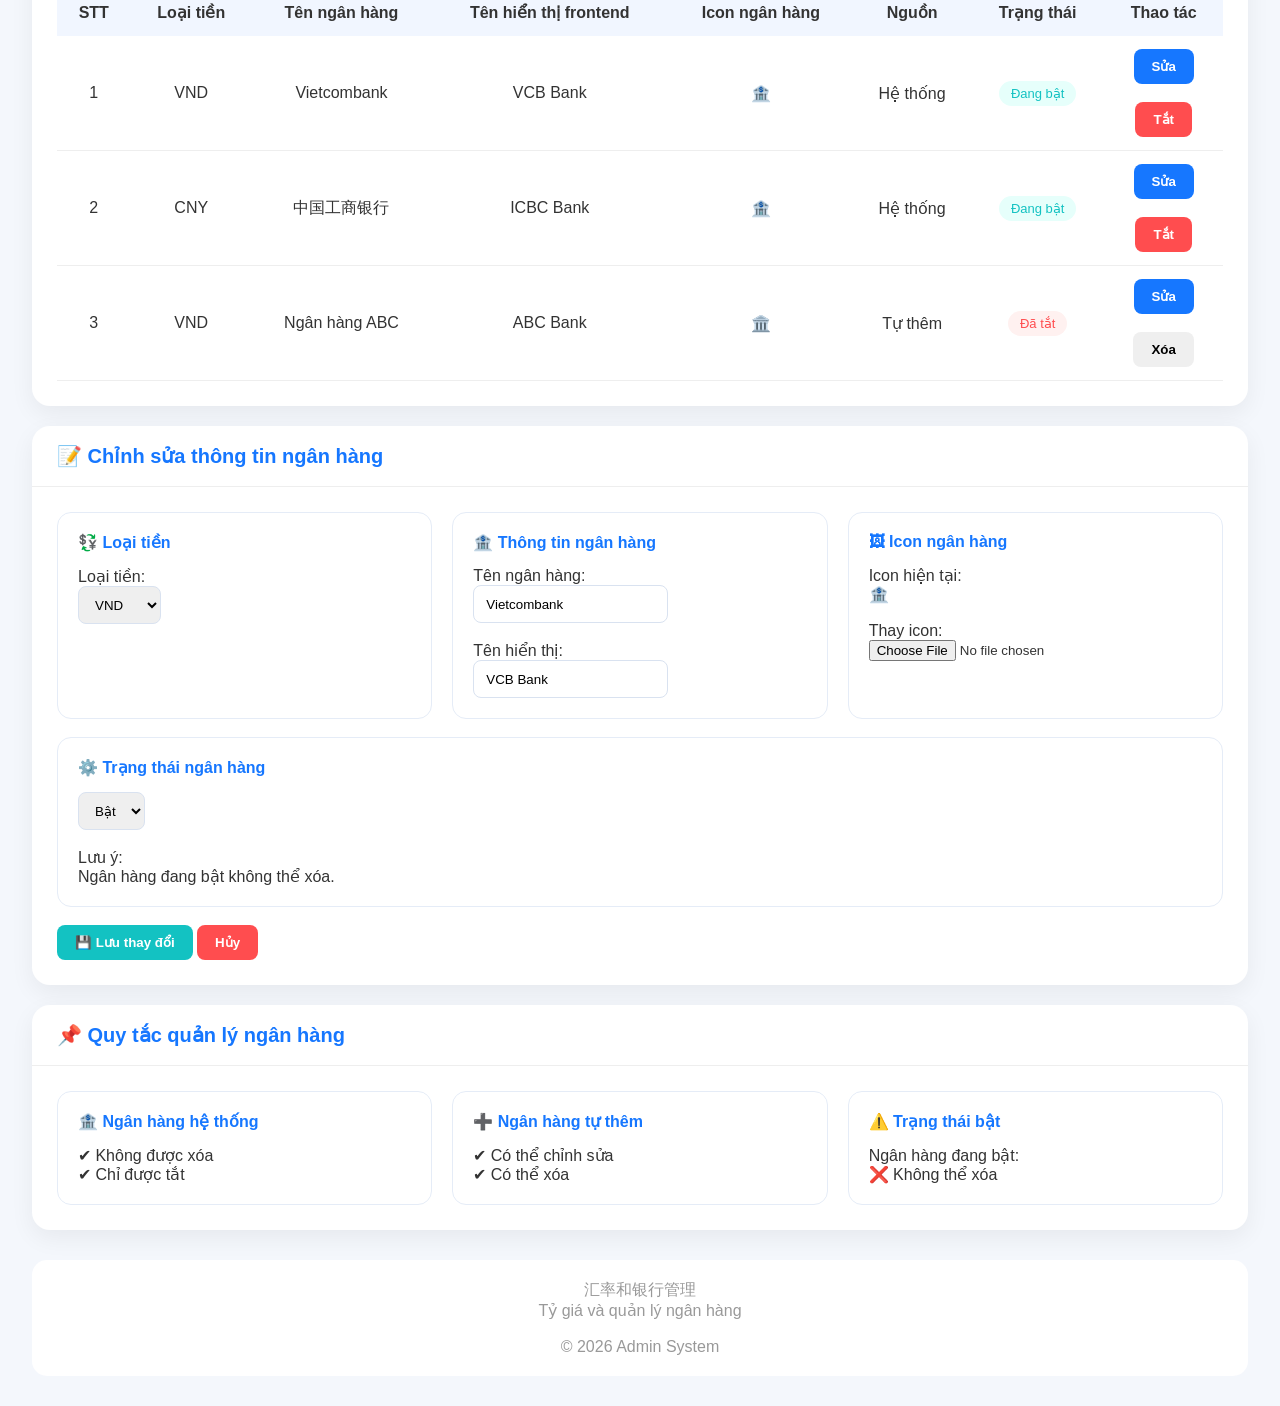
<file: ty_gia_ngan_hang.html>
<!DOCTYPE html>

<html lang="vi">

<head>

<meta charset="UTF-8">

<meta name="viewport" content="width=device-width, initial-scale=1.0">


<title>
Tỷ Giá Và Quản Lý Ngân Hàng
</title>



<style>


*{

margin:0;

padding:0;

box-sizing:border-box;

font-family:

"Microsoft YaHei",
"Segoe UI",
Arial,
sans-serif;

}



body{

background:#f4f7fc;

color:#333;

}






/* ======================
 HEADER
====================== */


.header{


height:90px;


background:

linear-gradient(
135deg,
#1677ff,
#0052cc
);



display:flex;


align-items:center;


padding:0 35px;


color:white;


}



.logo{


width:58px;


height:58px;


background:white;


border-radius:15px;


display:flex;


align-items:center;


justify-content:center;


font-size:30px;


}



.header-info{


margin-left:20px;


}



.header-title{


font-size:26px;


font-weight:800;


}



.header-desc{


margin-top:8px;


font-size:14px;


opacity:.85;


}



.back-btn{


margin-left:auto;


padding:12px 25px;


border-radius:10px;


border:none;


background:
rgba(255,255,255,.2);


color:white;


cursor:pointer;


font-weight:bold;


}









/* ======================
 MENU
====================== */


.menu{


width:95%;


margin:20px auto;


display:flex;


gap:12px;


}



.menu-item{


background:white;


padding:13px 30px;


border-radius:10px;


border:1px solid #e3eaf5;


cursor:pointer;


font-weight:bold;


}



.menu-item:hover{


color:#1677ff;


}



.menu-item.active{


background:#1677ff;


color:white;


}









/* ======================
 CONTAINER
====================== */


.container{


width:95%;


margin:auto;


}








/* ======================
 CARD
====================== */


.card{


background:white;


border-radius:18px;


margin-bottom:20px;


box-shadow:

0 8px 25px rgba(0,0,0,.06);


overflow:hidden;


}



.card-title{


padding:18px 25px;


font-size:20px;


font-weight:bold;


color:#1677ff;


border-bottom:1px solid #eee;


}



.card-body{


padding:25px;


}









/* ======================
 GRID
====================== */


.grid-3{


display:grid;


grid-template-columns:

repeat(3,1fr);


gap:20px;


}




.box{


background:white;


border:1px solid #e5ecf7;


border-radius:14px;


padding:20px;


}



.box-title{


font-size:16px;


font-weight:bold;


color:#1677ff;


margin-bottom:15px;


}






/* ======================
 INPUT
====================== */


.input{


height:38px;


border:

1px solid #d9e2f0;


border-radius:8px;


padding:0 12px;


outline:none;


}



.input:focus{


border-color:#1677ff;


}









/* ======================
 BUTTON
====================== */


.btn{


padding:10px 18px;


border:none;


border-radius:8px;


cursor:pointer;


font-weight:bold;


}



.primary{


background:#1677ff;


color:white;


}



.success{


background:#13c2c2;


color:white;


}



.warning{


background:#fa8c16;


color:white;


}



.danger{


background:#ff4d4f;


color:white;


}









/* ======================
 TABLE
====================== */


.table-box{


overflow:auto;


}




table{


width:100%;


border-collapse:collapse;


}




th{


background:#f1f6ff;


padding:14px;


white-space:nowrap;


}




td{


padding:13px;


text-align:center;


border-bottom:

1px solid #eee;


white-space:nowrap;


}



tr:hover{


background:#fafcff;


}








/* STATUS */


.status{


padding:5px 12px;


border-radius:20px;


font-size:13px;


}



.status-on{


background:#e6fffb;


color:#13c2c2;


}



.status-off{


background:#fff1f0;


color:#ff4d4f;


}





.status-sync{


background:#fff7e6;


color:#fa8c16;


}








@media(max-width:900px){


.grid-3{


grid-template-columns:1fr;


}



.menu{


flex-wrap:wrap;


}


}



</style>


</head>






<body>





<!-- HEADER -->


<div class="header">



<div class="logo">

💱

</div>





<div class="header-info">


<div class="header-title">

TỶ GIÁ & QUẢN LÝ NGÂN HÀNG

</div>



<div class="header-desc">

汇率和银行管理 - Cấu hình tỷ giá, ngân hàng nạp và rút tiền

</div>



</div>





<a href="index.html" class="back-btn">

← Quay lại

</a>



</div>









<!-- MENU -->


<div class="menu">


<div class="menu-item active">

💱 Cấu hình tỷ giá

</div>




<div class="menu-item">

🏦 Quản lý ngân hàng

</div>



</div>









<!-- CONTENT -->


<div class="container">
    <!-- ==================================
 PHẦN 2
 汇率配置 - CẤU HÌNH TỶ GIÁ
================================== -->



<div class="card">


<div class="card-title">

💱 Cấu hình tỷ giá

</div>





<div class="card-body">





<!-- TOOLBAR -->


<div style="
display:flex;
gap:12px;
flex-wrap:wrap;
align-items:center;
">





<select class="input">


<option>

Cấu hình nạp & rút riêng

</option>


<option>

Nạp rút dùng chung

</option>


</select>







<select class="input">


<option>

Chế độ thủ công

</option>


<option>

Tự động đồng bộ

</option>


</select>







<select class="input">


<option>

Tần suất đồng bộ: 1 phút

</option>


<option>

5 phút

</option>


<option>

10 phút

</option>


<option>

30 phút

</option>


<option>

1 giờ

</option>


</select>







<button class="btn primary">

🔄 Đồng bộ tỷ giá

</button>







<button class="btn success">

➕ Thêm loại tiền

</button>




</div>






<br>









<!-- TABLE -->


<div class="table-box">


<table>


<thead>


<tr>


<th>

Nguyên tệ

</th>



<th>

Đổi sang

</th>



<th>

Nguồn tỷ giá

</th>



<th>

Tỷ giá thị trường

</th>



<th>

Chiều tỷ giá

</th>



<th>

Đơn vị

</th>



<th>

Chênh lệch

</th>



<th>

Tỷ giá hiệu lực

</th>



<th>

Đồng bộ

</th>



<th>

Kích hoạt

</th>



<th>

Thao tác

</th>



</tr>


</thead>






<tbody>




<tr>



<td>

USDT

</td>



<td>

CNY

</td>



<td>

Third API

</td>



<td>

7.2000

</td>



<td>


<button class="btn">

USDT=CNY

</button>


</td>



<td>

%

</td>



<td>


<input class="input"
style="width:80px"
value="1">


</td>



<td>

7.2720

</td>



<td>


<span class="status status-on">

Tự động

</span>


</td>



<td>

0.5%

</td>



<td>



<button class="btn primary">

Sửa

</button>



</td>



</tr>









<tr>



<td>

USDT

</td>



<td>

VND

</td>



<td>

Market API

</td>



<td>

26500

</td>



<td>


<button class="btn">

USDT=VND

</button>


</td>



<td>

Giá trị

</td>



<td>


<input class="input"
style="width:80px"
value="50">


</td>



<td>

26550

</td>



<td>


<span class="status status-sync">

Đồng bộ

</span>


</td>



<td>

100

</td>



<td>



<button class="btn primary">

Sửa

</button>



</td>



</tr>









<tr>



<td>

CNY

</td>



<td>

USDT

</td>



<td>

Third API

</td>



<td>

0.1388

</td>



<td>


<button class="btn">

CNY=USDT

</button>


</td>



<td>

%

</td>



<td>


<input class="input"
style="width:80px"
value="-1">


</td>



<td>

0.1374

</td>



<td>


<span class="status status-on">

Bật

</span>


</td>



<td>

1%

</td>



<td>



<button class="btn primary">

Sửa

</button>



</td>



</tr>






</tbody>



</table>



</div>







</div>


</div>









<!-- ============================
 CHI TIẾT QUY TẮC TỶ GIÁ
============================= -->


<div class="card">


<div class="card-title">

📌 Quy tắc tính tỷ giá

</div>




<div class="card-body">





<div class="grid-3">





<div class="box">


<div class="box-title">

➕ Sai lệch dương

</div>



<div class="box-text">


Công thức:


<br><br>


Giá thị trường

+

Giá thị trường × X


<br><br>


Ví dụ:


<br>


7.2 + 7.2×1%

<br>


= 7.272



</div>


</div>









<div class="box">


<div class="box-title">

➖ Sai lệch âm

</div>



<div class="box-text">


Công thức:


<br><br>


Giá thị trường

-

Giá thị trường × Y


<br><br>


Ví dụ:


<br>


7.2 - 7.2×1%

<br>


= 7.128



</div>


</div>









<div class="box">


<div class="box-title">

⚙️ Giới hạn

</div>



<div class="box-text">


Sai lệch tối đa:


<br>


100%


<br><br>


Số chữ số thập phân:


<br>


10 số


</div>


</div>




</div>




</div>


</div>









<!-- ============================
 CÀI ĐẶT ĐỒNG BỘ
============================= -->


<div class="card">


<div class="card-title">

🔄 Cài đặt đồng bộ tỷ giá

</div>




<div class="card-body">





<div class="grid-3">





<div class="box">


<div class="box-title">

🌐 Nguồn tỷ giá

</div>



<div class="box-text">


Chọn nguồn:


<br>


<select class="input">


<option>

Third API

</option>


<option>

Market API

</option>


</select>



</div>



</div>







<div class="box">


<div class="box-title">

⏱ Tần suất

</div>



<div class="box-text">


Chu kỳ:


<br>


<select class="input">


<option>

5 phút

</option>


<option>

10 phút

</option>


<option>

30 phút

</option>


</select>



</div>



</div>








<div class="box">


<div class="box-title">

📈 Kích hoạt đồng bộ

</div>



<div class="box-text">


So sánh lần trước:


<br>


<input class="input"
value="0.5%">



<br><br>


Tự động cập nhật:


<br>


<select class="input">


<option>

Bật

</option>


<option>

Tắt

</option>


</select>



</div>



</div>






</div>




</div>


</div>
<!-- ==================================
 PHẦN 3
 编辑汇率 - CHỈNH SỬA TỶ GIÁ
================================== -->





<!-- BUTTON DEMO MỞ POPUP -->


<div class="card">


<div class="card-title">

📝 Chỉnh sửa cấu hình tỷ giá

</div>



<div class="card-body">


<button class="btn primary"
onclick="openRateModal()">

✏️ Mở chỉnh sửa tỷ giá

</button>



</div>


</div>









<!-- ===============================
 POPUP EDIT RATE
=============================== -->


<div id="rateModal"

style="
display:none;
position:fixed;
top:0;
left:0;
width:100%;
height:100%;
background:rgba(0,0,0,.45);
z-index:9999;
align-items:center;
justify-content:center;
">





<div style="
background:white;
width:850px;
max-width:95%;
border-radius:18px;
padding:30px;
">





<div style="
display:flex;
justify-content:space-between;
align-items:center;
margin-bottom:20px;
">



<h2 style="
color:#1677ff;
">

💱 Chỉnh sửa tỷ giá

</h2>



<button class="btn danger"
onclick="closeRateModal()">

×

</button>



</div>









<div class="grid-3">






<div class="box">


<div class="box-title">

💵 Loại tiền

</div>



<div class="box-text">


Nguyên tệ:


<br>


<input class="input"
value="USDT">



<br><br>


Đổi sang:


<br>


<input class="input"
value="CNY">



</div>


</div>









<div class="box">


<div class="box-title">

🌐 Nguồn tỷ giá

</div>



<div class="box-text">


Nguồn:


<br>


<select class="input">


<option>

Third API

</option>


<option>

Market API

</option>


</select>



<br><br>


Tỷ giá thị trường:


<br>


<input class="input"
value="7.2000">



</div>


</div>









<div class="box">


<div class="box-title">

⚙️ Chế độ

</div>



<div class="box-text">


Phương thức:


<br>


<select class="input">


<option>

Tự động đồng bộ

</option>


<option>

Thủ công

</option>


</select>



<br><br>


Sử dụng:


<br>


<select class="input">


<option>

Nạp + Rút

</option>


<option>

Chỉ nạp

</option>


<option>

Chỉ rút

</option>


</select>



</div>


</div>






</div>









<br>









<div class="grid-3">





<div class="box">


<div class="box-title">

📊 Đơn vị cài đặt

</div>



<div class="box-text">


Đơn vị:


<br>


<select class="input">


<option>

%

</option>


<option>

Giá trị cố định

</option>


</select>



</div>



</div>









<div class="box">


<div class="box-title">

➕ Sai lệch tỷ giá

</div>



<div class="box-text">


Nhập sai lệch:


<br>


<input class="input"
id="rateDiff"
value="1">



<br><br>


Có thể nhập:


<br>


Số dương / số âm



</div>



</div>









<div class="box">


<div class="box-title">

📈 Tỷ giá hiệu lực

</div>



<div class="box-text">


Giá hiện tại:


<br>


7.2000



<br><br>


Sau điều chỉnh:


<br>


<span id="newRate"

style="
font-size:22px;
font-weight:bold;
color:#1677ff;
">

7.2720

</span>



</div>



</div>




</div>









<br>









<div class="box">


<div class="box-title">

🔄 Đồng bộ tự động

</div>



<div class="grid-3">





<div>


Quy tắc đồng bộ


<br>


<select class="input">


<option>

Theo biến động thị trường

</option>


<option>

Theo thời gian

</option>


</select>


</div>






<div>


Giá trị kích hoạt


<br>


<input class="input"
value="0.5%">


</div>







<div>


Trạng thái


<br>


<select class="input">


<option>

Bật

</option>


<option>

Tắt

</option>


</select>


</div>



</div>


</div>









<br>






<button class="btn success"
onclick="saveRate()">

💾 Lưu tỷ giá

</button>




<button class="btn warning"
onclick="syncRate()">

🔄 Đồng bộ ngay

</button>






</div>



</div>









<script>


// ============================
// RATE MODAL
// ============================


function openRateModal(){


document.getElementById(
"rateModal"
)
.style.display="flex";


}




function closeRateModal(){


document.getElementById(
"rateModal"
)
.style.display="none";


}







// TÍNH TỶ GIÁ HIỆU LỰC


let diffInput =
document.getElementById(
"rateDiff"
);



if(diffInput){


diffInput.oninput=function(){



let market=7.2;


let diff=parseFloat(
this.value
)||0;



let result =
market + market*(diff/100);



document.getElementById(
"newRate"
)
.innerHTML =
result.toFixed(4);



}


}







function saveRate(){


showToast(
"Đã lưu cấu hình tỷ giá"
);


closeRateModal();


}






function syncRate(){


showToast(
"Đang đồng bộ tỷ giá thị trường"
);


}



</script>
<!-- ==================================
 PHẦN 4
 银行管理 - QUẢN LÝ NGÂN HÀNG
================================== -->



<div class="card">


<div class="card-title">

🏦 Quản lý ngân hàng

</div>





<div class="card-body">






<!-- TOOLBAR -->


<div style="
display:flex;
gap:12px;
flex-wrap:wrap;
">



<button class="btn success">

🔄 Đồng bộ ngân hàng

</button>




<button class="btn primary">

✏️ Chỉnh sửa hàng loạt

</button>




<button class="btn">

➕ Thêm ngân hàng

</button>






<select class="input">


<option>

Tất cả loại tiền

</option>


<option>

VND

</option>


<option>

CNY

</option>


<option>

USDT

</option>



</select>






<select class="input">


<option>

Tất cả trạng thái

</option>


<option>

Đang bật

</option>


<option>

Đã tắt

</option>



</select>





</div>







<br>







<!-- BANK TABLE -->


<div class="table-box">


<table>



<thead>


<tr>


<th>

STT

</th>


<th>

Loại tiền

</th>


<th>

Tên ngân hàng

</th>


<th>

Tên hiển thị frontend

</th>


<th>

Icon ngân hàng

</th>


<th>

Nguồn

</th>


<th>

Trạng thái

</th>


<th>

Thao tác

</th>


</tr>


</thead>






<tbody>




<tr>



<td>

1

</td>



<td>

VND

</td>



<td>

Vietcombank

</td>



<td>

VCB Bank

</td>



<td>

🏦

</td>



<td>

Hệ thống

</td>



<td>


<span class="status status-on">

Đang bật

</span>


</td>



<td>



<button class="btn primary">

Sửa

</button>



<br><br>



<button class="btn danger">

Tắt

</button>



</td>



</tr>








<tr>



<td>

2

</td>



<td>

CNY

</td>



<td>

中国工商银行

</td>



<td>

ICBC Bank

</td>



<td>

🏦

</td>



<td>

Hệ thống

</td>



<td>


<span class="status status-on">

Đang bật

</span>


</td>



<td>



<button class="btn primary">

Sửa

</button>



<br><br>



<button class="btn danger">

Tắt

</button>



</td>



</tr>








<tr>



<td>

3

</td>



<td>

VND

</td>



<td>

Ngân hàng ABC

</td>



<td>

ABC Bank

</td>



<td>

🏛️

</td>



<td>

Tự thêm

</td>



<td>


<span class="status status-off">

Đã tắt

</span>


</td>



<td>



<button class="btn primary">

Sửa

</button>



<br><br>



<button class="btn">

Xóa

</button>



</td>



</tr>





</tbody>


</table>



</div>






</div>


</div>









<!-- ==========================
 CHỈNH SỬA NGÂN HÀNG
========================== -->


<div class="card">


<div class="card-title">

📝 Chỉnh sửa thông tin ngân hàng

</div>





<div class="card-body">





<div class="grid-3">






<div class="box">


<div class="box-title">

💱 Loại tiền

</div>



<div class="box-text">


Loại tiền:


<br>


<select class="input">


<option>

VND

</option>


<option>

CNY

</option>


<option>

USDT

</option>


</select>



</div>


</div>









<div class="box">


<div class="box-title">

🏦 Thông tin ngân hàng

</div>



<div class="box-text">


Tên ngân hàng:


<br>


<input class="input"
value="Vietcombank">



<br><br>


Tên hiển thị:


<br>


<input class="input"
value="VCB Bank">



</div>


</div>









<div class="box">


<div class="box-title">

🖼 Icon ngân hàng

</div>



<div class="box-text">


Icon hiện tại:


<br>


🏦



<br><br>


Thay icon:


<br>


<input type="file">



</div>


</div>






</div>






<br>









<div class="box">


<div class="box-title">

⚙️ Trạng thái ngân hàng

</div>



<div class="box-text">


<select class="input">


<option>

Bật

</option>


<option>

Tắt

</option>


</select>



<br><br>


Lưu ý:


<br>


Ngân hàng đang bật không thể xóa.



</div>



</div>






<br>




<button class="btn success">

💾 Lưu thay đổi

</button>



<button class="btn danger">

Hủy

</button>





</div>


</div>









<!-- ==========================
 QUY TẮC XÓA NGÂN HÀNG
========================== -->


<div class="card">


<div class="card-title">

📌 Quy tắc quản lý ngân hàng

</div>





<div class="card-body">





<div class="grid-3">





<div class="box">


<div class="box-title">

🏦 Ngân hàng hệ thống

</div>



<div class="box-text">


✔ Không được xóa


<br>


✔ Chỉ được tắt


</div>


</div>








<div class="box">


<div class="box-title">

➕ Ngân hàng tự thêm

</div>



<div class="box-text">


✔ Có thể chỉnh sửa


<br>


✔ Có thể xóa


</div>


</div>








<div class="box">


<div class="box-title">

⚠️ Trạng thái bật

</div>



<div class="box-text">


Ngân hàng đang bật:


<br>


❌ Không thể xóa



</div>


</div>





</div>



</div>


</div>
<!-- ==================================
 PHẦN 5
 JS HOÀN THIỆN + ĐÓNG FILE
================================== -->






<!-- ===============================
 POPUP CHỈNH SỬA HÀNG LOẠT
=============================== -->


<div id="bankModal"

style="
display:none;
position:fixed;
top:0;
left:0;
width:100%;
height:100%;
background:rgba(0,0,0,.45);
z-index:9999;
align-items:center;
justify-content:center;
">





<div style="
background:white;
width:700px;
max-width:90%;
border-radius:18px;
padding:30px;
">





<div style="
display:flex;
justify-content:space-between;
align-items:center;
">


<h2 style="
color:#1677ff;
">

🏦 Chỉnh sửa ngân hàng

</h2>



<button class="btn danger"
onclick="closeBankModal()">

×

</button>



</div>





<br>







<div class="grid-3">





<div class="box">


<div class="box-title">

Tên ngân hàng

</div>



<input class="input"
value="Vietcombank">



</div>







<div class="box">


<div class="box-title">

Tên hiển thị frontend

</div>



<input class="input"
value="VCB Bank">



</div>








<div class="box">


<div class="box-title">

Icon ngân hàng

</div>



<input type="file">



</div>





</div>







<br>







<div class="box">


<div class="box-title">

Trạng thái

</div>



<select class="input">


<option>

Bật

</option>


<option>

Tắt

</option>


</select>



</div>






<br>






<button class="btn success"
onclick="saveBank()">

💾 Lưu

</button>



<button class="btn danger"
onclick="closeBankModal()">

Hủy

</button>






</div>


</div>









<!-- ===============================
 TOAST
=============================== -->


<div id="toast"

style="
display:none;
position:fixed;
right:30px;
bottom:30px;
background:#1677ff;
color:white;
padding:15px 25px;
border-radius:12px;
z-index:10000;
font-weight:bold;
">


Thành công


</div>









<script>





// =======================
// TOAST
// =======================



function showToast(msg){



let box =
document.getElementById(
"toast"
);



box.innerHTML=msg;



box.style.display="block";



setTimeout(()=>{


box.style.display="none";


},2500);



}








// =======================
// BANK MODAL
// =======================



function openBankModal(){



document.getElementById(
"bankModal"
)
.style.display="flex";



}







function closeBankModal(){



document.getElementById(
"bankModal"
)
.style.display="none";


}







function saveBank(){



showToast(
"Đã lưu thông tin ngân hàng"
);



closeBankModal();


}









// =======================
// ĐỒNG BỘ NGÂN HÀNG
// =======================



document
.querySelectorAll(
".btn"
)
.forEach(btn=>{


btn.onclick=function(){



let text =
this.innerText;



if(
text.includes(
"Đồng bộ ngân hàng"
)

){



showToast(
"Đang đồng bộ ngân hàng hệ thống..."
);



setTimeout(()=>{


showToast(
"Đồng bộ ngân hàng hoàn tất"
);



},1500);



}







if(
text.includes(
"Chỉnh sửa hàng loạt"
)

){



openBankModal();


}





}



});









// =======================
// CLICK NGOÀI POPUP
// =======================



window.onclick=function(e){



let modal =
document.getElementById(
"bankModal"
);



if(e.target==modal){



modal.style.display="none";


}



}







// =======================
// MENU TAB
// =======================



document
.querySelectorAll(
".menu-item"
)
.forEach(item=>{



item.onclick=function(){



document
.querySelectorAll(
".menu-item"
)
.forEach(i=>{


i.classList.remove(
"active"
);


});




this.classList.add(
"active"
);



showToast(
"Đã chuyển: "
+
this.innerText
);



}



});




</script>







</div>
<!-- END CONTAINER -->





<footer style="

width:95%;

margin:30px auto;

background:white;

padding:20px;

border-radius:15px;

text-align:center;

color:#999;

">


汇率和银行管理


<br>


Tỷ giá và quản lý ngân hàng


<br><br>


© 2026 Admin System


</footer>







</body>


</html>
</file>
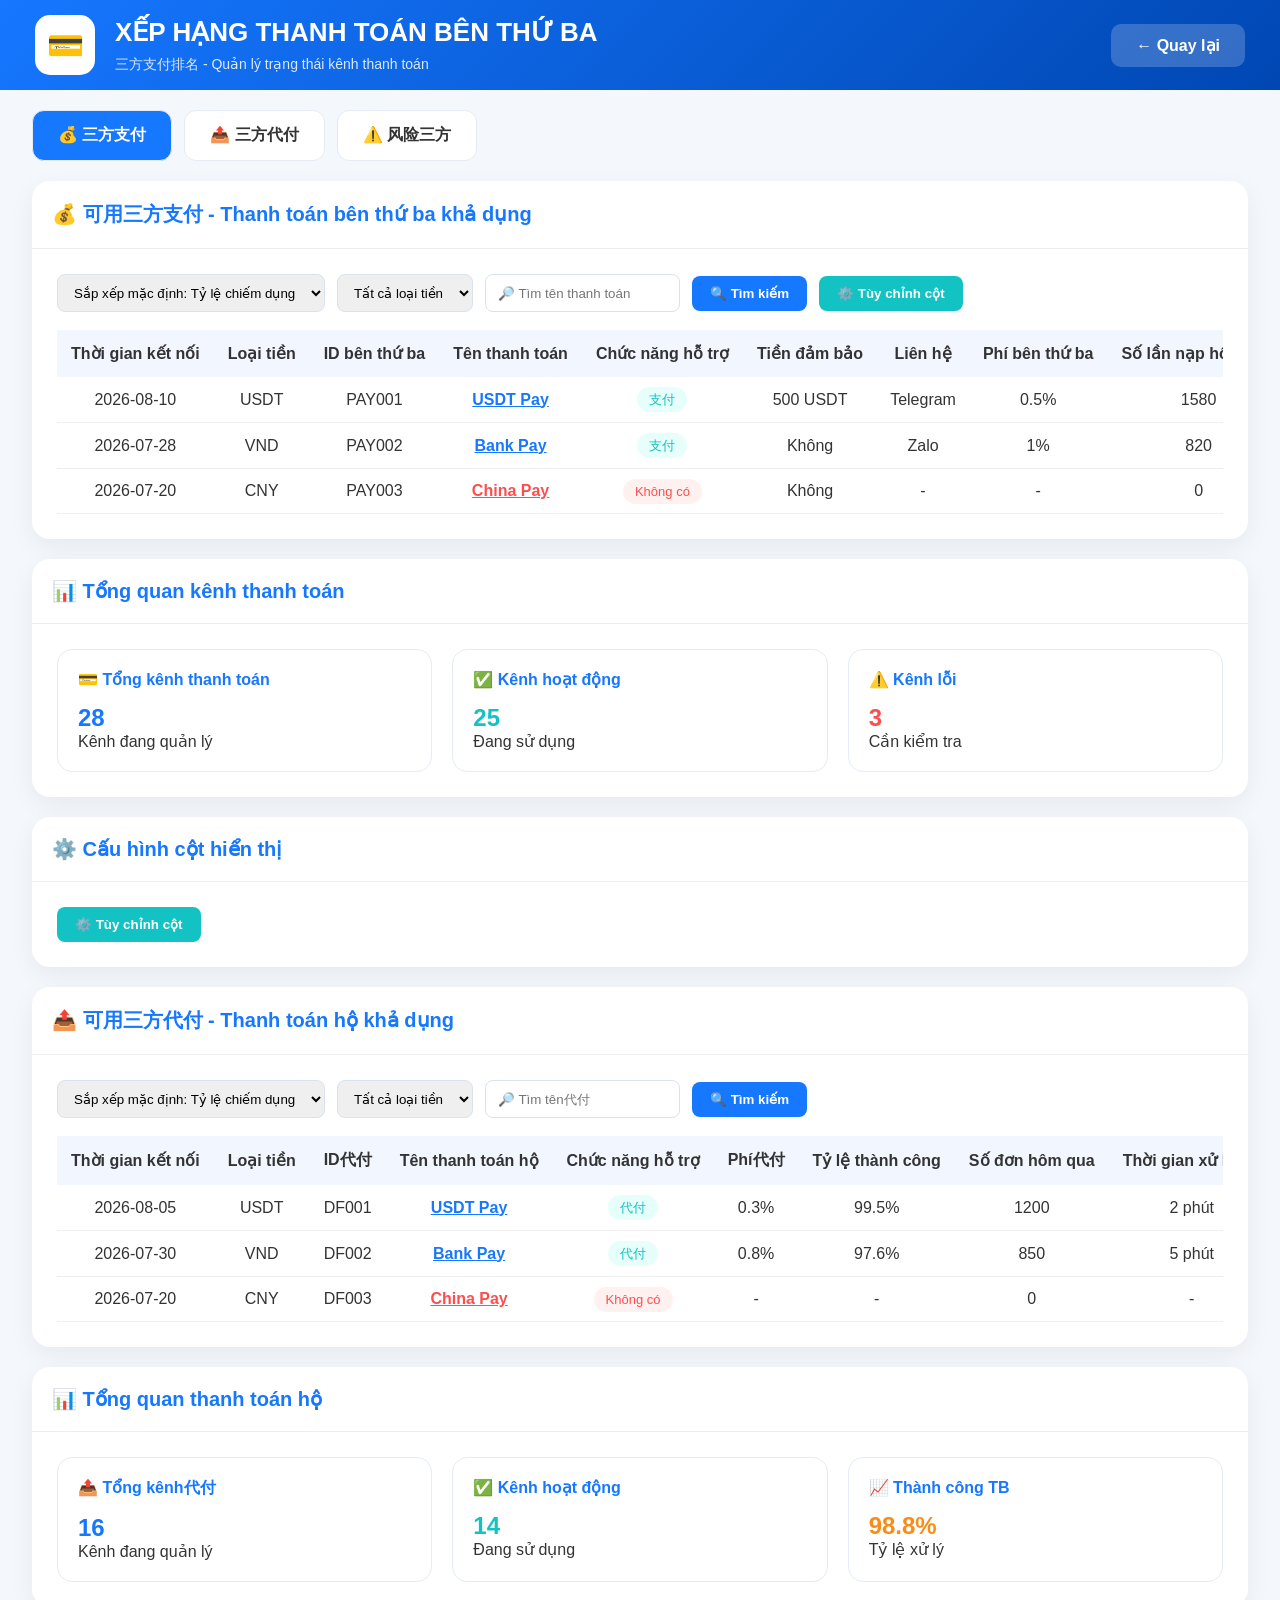
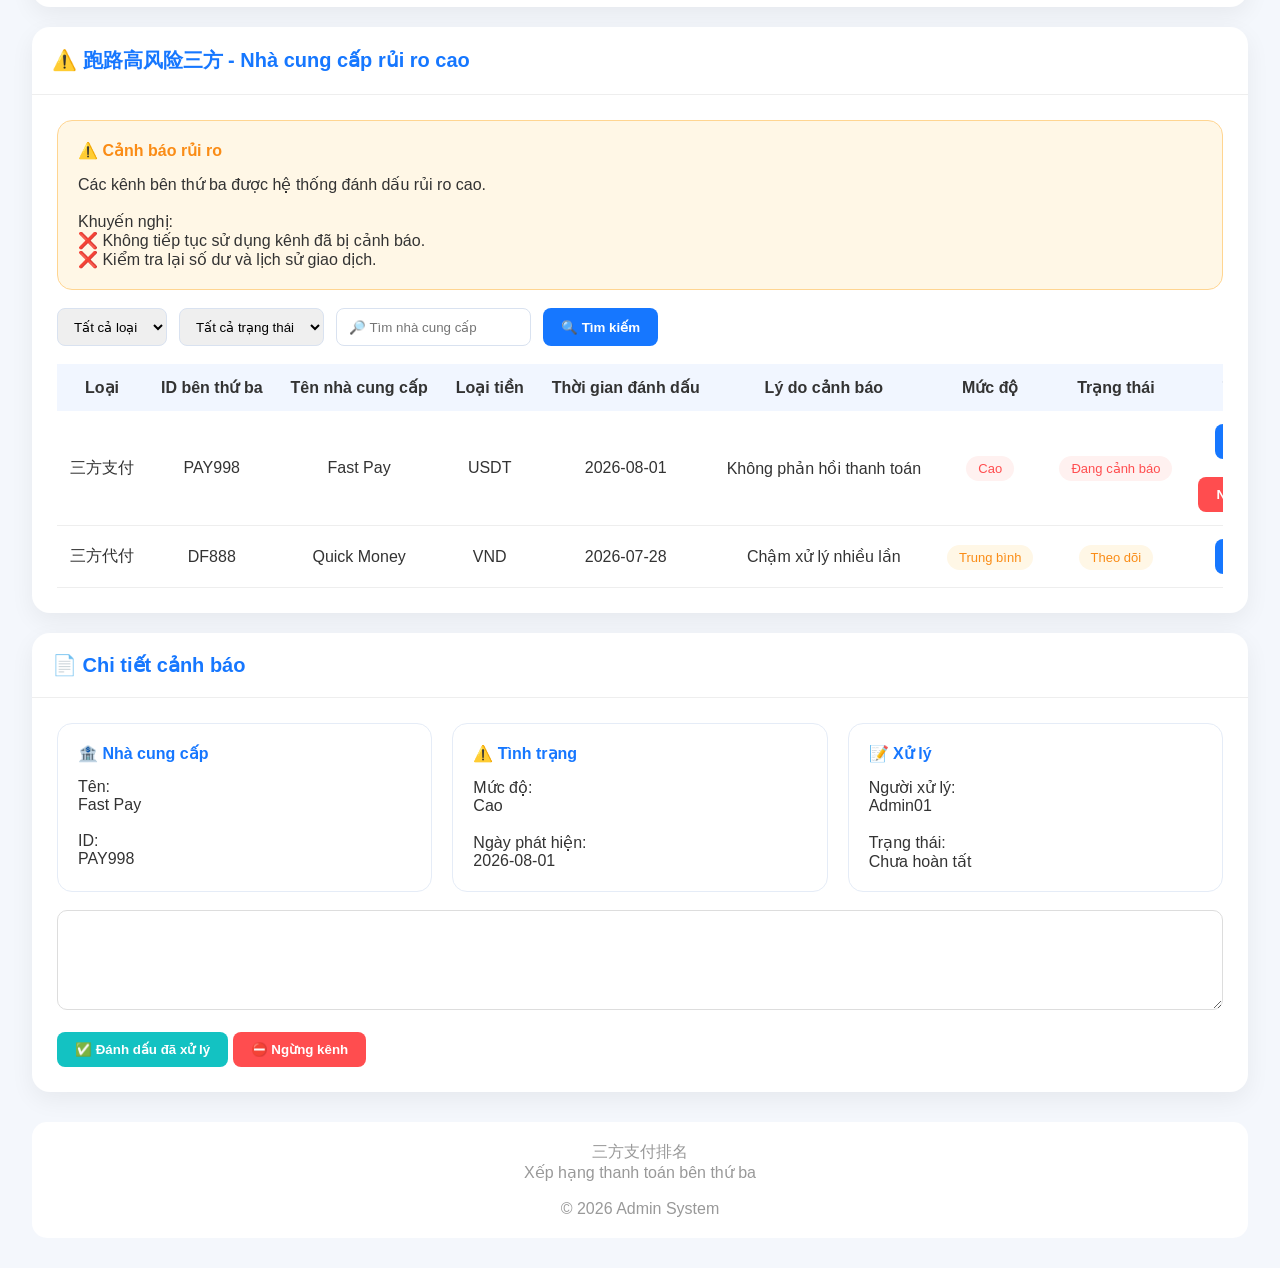
<file: xep_hang_thanh_toan.html>
<!DOCTYPE html>

<html lang="vi">

<head>

<meta charset="UTF-8">

<meta name="viewport" content="width=device-width, initial-scale=1.0">


<title>
Xếp Hạng Thanh Toán Bên Thứ Ba
</title>




<style>


*{

margin:0;

padding:0;

box-sizing:border-box;

font-family:

"Microsoft YaHei",
"Segoe UI",
Arial;

}



body{

background:#f4f7fc;

color:#333;

}







/* HEADER */


.header{


height:90px;


background:

linear-gradient(
135deg,
#1677ff,
#0047b3
);



display:flex;


align-items:center;


padding:0 35px;


color:white;


}



.logo{


width:60px;


height:60px;


border-radius:15px;


background:white;


display:flex;


align-items:center;


justify-content:center;


font-size:30px;


}



.header-info{


margin-left:20px;


}



.header-title{


font-size:26px;


font-weight:800;


}



.header-desc{


margin-top:8px;


font-size:14px;


opacity:.85;


}



.back-btn{


margin-left:auto;


padding:12px 25px;


background:
rgba(255,255,255,.2);


border-radius:10px;


color:white;


text-decoration:none;


font-weight:bold;


}









/* MENU */


.menu{


width:95%;


margin:20px auto;


display:flex;


gap:12px;


}



.menu-item{


background:white;


padding:14px 25px;


border-radius:12px;


cursor:pointer;


font-weight:bold;


border:

1px solid #e4ebf5;


}



.menu-item:hover{


color:#1677ff;


}



.menu-item.active{


background:#1677ff;


color:white;


}









/* CONTAINER */


.container{


width:95%;


margin:auto;


}









/* CARD */


.card{


background:white;


border-radius:18px;


margin-bottom:20px;


box-shadow:

0 8px 25px rgba(0,0,0,.06);


}



.card-title{


font-size:20px;


font-weight:bold;


color:#1677ff;


padding:20px;


border-bottom:

1px solid #eee;


}



.card-body{


padding:25px;


}









/* GRID */


.grid-3{


display:grid;


grid-template-columns:

repeat(3,1fr);


gap:20px;


}





.box{


border:

1px solid #e5ecf7;


border-radius:15px;


padding:20px;


}



.box-title{


font-weight:bold;


font-size:16px;


color:#1677ff;


margin-bottom:15px;


}









/* INPUT */


.input{


height:38px;


padding:0 12px;


border-radius:8px;


border:

1px solid #d9e2f0;


outline:none;


}









/* BUTTON */


.btn{


padding:10px 18px;


border:none;


border-radius:8px;


cursor:pointer;


font-weight:bold;


}



.primary{


background:#1677ff;


color:white;


}



.success{


background:#13c2c2;


color:white;


}



.warning{


background:#fa8c16;


color:white;


}



.danger{


background:#ff4d4f;


color:white;


}









/* TABLE */


.table-box{


overflow:auto;


}



table{


width:100%;


border-collapse:collapse;


}



th{


background:#f1f6ff;


padding:14px;


white-space:nowrap;


}



td{


padding:13px;


text-align:center;


border-bottom:

1px solid #eee;


white-space:nowrap;


}



tr:hover{


background:#fafcff;


}









/* STATUS */


.status{


padding:5px 12px;


border-radius:20px;


font-size:13px;


}



.status-ok{


background:#e6fffb;


color:#13c2c2;


}



.status-warning{


background:#fff7e6;


color:#fa8c16;


}



.status-danger{


background:#fff1f0;


color:#ff4d4f;


}







@media(max-width:900px){


.grid-3{


grid-template-columns:1fr;


}



.menu{


flex-wrap:wrap;


}


}




</style>


</head>






<body>





<!-- HEADER -->


<div class="header">



<div class="logo">

💳

</div>




<div class="header-info">


<div class="header-title">

XẾP HẠNG THANH TOÁN BÊN THỨ BA

</div>



<div class="header-desc">

三方支付排名 - Quản lý trạng thái kênh thanh toán

</div>



</div>





<a href="index.html"

class="back-btn">

← Quay lại

</a>




</div>









<!-- MENU -->


<div class="menu">



<div class="menu-item active">

💰 三方支付

</div>




<div class="menu-item">

📤 三方代付

</div>




<div class="menu-item">

⚠️ 风险三方

</div>



</div>









<!-- CONTENT -->


<div class="container">
    <!-- ==================================
 PHẦN 2
 可用三方支付
 THANH TOÁN BÊN THỨ BA KHẢ DỤNG
================================== -->



<div class="card">


<div class="card-title">

💰 可用三方支付 - Thanh toán bên thứ ba khả dụng

</div>





<div class="card-body">






<!-- TOOLBAR -->


<div style="
display:flex;
gap:12px;
flex-wrap:wrap;
align-items:center;
">





<select class="input">


<option>

Sắp xếp mặc định: Tỷ lệ chiếm dụng

</option>


<option>

Sắp xếp theo tỷ lệ thành công

</option>



</select>







<select class="input">


<option>

Tất cả loại tiền

</option>


<option>

USDT

</option>


<option>

VND

</option>


<option>

CNY

</option>


</select>







<input class="input"

placeholder="🔎 Tìm tên thanh toán">





<button class="btn primary">

🔍 Tìm kiếm

</button>





<button class="btn success">

⚙️ Tùy chỉnh cột

</button>






</div>






<br>







<!-- TABLE -->


<div class="table-box">


<table>



<thead>


<tr>


<th>

Thời gian kết nối

</th>


<th>

Loại tiền

</th>


<th>

ID bên thứ ba

</th>


<th>

Tên thanh toán

</th>


<th>

Chức năng hỗ trợ

</th>


<th>

Tiền đảm bảo

</th>


<th>

Liên hệ

</th>


<th>

Phí bên thứ ba

</th>


<th>

Số lần nạp hôm qua

</th>


<th>

Thời gian nạp TB

</th>


<th>

Tỷ lệ thành công

</th>


<th>

Ngày cập nhật

</th>



</tr>


</thead>








<tbody>




<tr>



<td>

2026-08-10

</td>



<td>

USDT

</td>



<td>

PAY001

</td>



<td>


<a href="#"

onclick="showToast('Đang mở kênh PAY001')"

style="
color:#1677ff;
font-weight:bold;
">


USDT Pay


</a>


</td>



<td>


<span class="status status-ok">

支付

</span>


</td>



<td>

500 USDT

</td>



<td>

Telegram

</td>



<td>

0.5%

</td>



<td>

1580

</td>



<td>

35 phút

</td>



<td>

99.2%

</td>



<td>

2026-08-12

</td>



</tr>









<tr>



<td>

2026-07-28

</td>



<td>

VND

</td>



<td>

PAY002

</td>



<td>


<a href="#"

onclick="showToast('Đang mở Bank Pay')"

style="
color:#1677ff;
font-weight:bold;
">


Bank Pay


</a>


</td>



<td>


<span class="status status-ok">

支付

</span>


</td>



<td>

Không

</td>



<td>

Zalo

</td>



<td>

1%

</td>



<td>

820

</td>



<td>

3 giờ

</td>



<td>

97.8%

</td>



<td>

2026-08-12

</td>



</tr>









<tr>



<td>

2026-07-20

</td>



<td>

CNY

</td>



<td>

PAY003

</td>



<td>


<a href="#"

onclick="showToast('Không tìm thấy kênh')"

style="
color:#ff4d4f;
font-weight:bold;
">


China Pay


</a>


</td>



<td>


<span class="status status-danger">

Không có

</span>


</td>



<td>

Không

</td>



<td>

-

</td>



<td>

-

</td>



<td>

0

</td>



<td>

-

</td>



<td>

-

</td>



<td>

2026-08-12

</td>



</tr>







</tbody>



</table>


</div>







</div>


</div>









<!-- ===============================
 THỐNG KÊ NHANH
=============================== -->


<div class="card">


<div class="card-title">

📊 Tổng quan kênh thanh toán

</div>





<div class="card-body">





<div class="grid-3">





<div class="box">


<div class="box-title">

💳 Tổng kênh thanh toán

</div>



<div class="box-text">


<h2 style="
color:#1677ff;
">

28

</h2>


Kênh đang quản lý


</div>


</div>








<div class="box">


<div class="box-title">

✅ Kênh hoạt động

</div>



<div class="box-text">


<h2 style="
color:#13c2c2;
">

25

</h2>


Đang sử dụng


</div>


</div>








<div class="box">


<div class="box-title">

⚠️ Kênh lỗi

</div>



<div class="box-text">


<h2 style="
color:#ff4d4f;
">

3

</h2>


Cần kiểm tra


</div>


</div>





</div>



</div>


</div>
<!-- ==================================
 PHẦN 3
 自定义列 - TÙY CHỈNH CỘT
================================== -->





<!-- BUTTON -->


<div class="card">


<div class="card-title">

⚙️ Cấu hình cột hiển thị

</div>





<div class="card-body">


<button class="btn success"

onclick="openColumnModal()">

⚙️ Tùy chỉnh cột

</button>



</div>


</div>









<!-- ===============================
 COLUMN MODAL
=============================== -->



<div id="columnModal"

style="
display:none;
position:fixed;
top:0;
left:0;
width:100%;
height:100%;
background:rgba(0,0,0,.45);
z-index:9999;
align-items:center;
justify-content:center;
">





<div style="
background:white;
width:500px;
max-width:90%;
border-radius:18px;
padding:25px;
">






<div style="
display:flex;
justify-content:space-between;
align-items:center;
">


<h2 style="
color:#1677ff;
">

⚙️ Tùy chỉnh cột

</h2>




<button class="btn danger"

onclick="closeColumnModal()">

×

</button>



</div>







<p style="
color:#999;
margin:15px 0;
">

Chọn cột hiển thị, kéo để thay đổi thứ tự

</p>







<!-- COLUMN LIST -->


<div id="columnList"

style="
max-height:350px;
overflow:auto;
">







<div class="column-item">

<input type="checkbox" checked>

&nbsp;

⏰ Thời gian kết nối

</div>







<div class="column-item">

<input type="checkbox" checked>

&nbsp;

💱 Loại tiền

</div>








<div class="column-item">

<input type="checkbox" checked>

&nbsp;

🆔 ID bên thứ ba

</div>







<div class="column-item">

<input type="checkbox" checked>

&nbsp;

💳 Tên thanh toán

</div>







<div class="column-item">

<input type="checkbox" checked>

&nbsp;

⚡ Chức năng hỗ trợ

</div>







<div class="column-item">

<input type="checkbox" checked>

&nbsp;

💰 Tiền đảm bảo

</div>







<div class="column-item">

<input type="checkbox" checked>

&nbsp;

📞 Liên hệ

</div>







<div class="column-item">

<input type="checkbox" checked>

&nbsp;

💸 Phí bên thứ ba

</div>







<div class="column-item">

<input type="checkbox" checked>

&nbsp;

📊 Số lần nạp hôm qua

</div>







<div class="column-item">

<input type="checkbox" checked>

&nbsp;

⏱ Thời gian nạp trung bình

</div>







<div class="column-item">

<input type="checkbox" checked>

&nbsp;

📈 Tỷ lệ thành công

</div>







<div class="column-item">

<input type="checkbox" checked>

&nbsp;

📅 Ngày cập nhật

</div>







</div>









<br>








<div style="
display:flex;
justify-content:flex-end;
gap:10px;
">





<button class="btn"

onclick="resetColumn()">

↩ Reset

</button>






<button class="btn danger"

onclick="closeColumnModal()">

Hủy

</button>






<button class="btn primary"

onclick="saveColumn()">

💾 Lưu

</button>





</div>







</div>


</div>









<style>


.column-item{


padding:12px;


margin-bottom:8px;


background:#f5f8ff;


border-radius:10px;


cursor:move;


border:1px solid #e5ecf7;


}



.column-item:hover{


background:#eaf3ff;


}



</style>









<script>





// ==========================
// COLUMN MODAL
// ==========================



function openColumnModal(){


document.getElementById(
"columnModal"
)
.style.display="flex";


}






function closeColumnModal(){


document.getElementById(
"columnModal"
)
.style.display="none";


}







function saveColumn(){



showToast(
"Đã lưu cấu hình cột hiển thị"
);



closeColumnModal();


}








function resetColumn(){



let box =
document.querySelectorAll(
"#columnList input"
);



box.forEach(
item=>{


item.checked=true;


});



showToast(
"Đã khôi phục mặc định"
);



}








// CLICK NGOÀI POPUP


window.addEventListener(
"click",
function(e){



let modal =
document.getElementById(
"columnModal"
);



if(e.target==modal){


modal.style.display="none";


}



});





</script>
<!-- ==================================
 PHẦN 4
 可用三方代付
 THANH TOÁN HỘ BÊN THỨ BA KHẢ DỤNG
================================== -->



<div class="card">


<div class="card-title">

📤 可用三方代付 - Thanh toán hộ khả dụng

</div>





<div class="card-body">






<!-- TOOLBAR -->


<div style="
display:flex;
gap:12px;
flex-wrap:wrap;
align-items:center;
">






<select class="input">


<option>

Sắp xếp mặc định: Tỷ lệ chiếm dụng

</option>


<option>

Sắp xếp theo tỷ lệ thành công

</option>



</select>







<select class="input">


<option>

Tất cả loại tiền

</option>


<option>

USDT

</option>


<option>

VND

</option>


<option>

CNY

</option>



</select>







<input class="input"

placeholder="🔎 Tìm tên代付">






<button class="btn primary">

🔍 Tìm kiếm

</button>





</div>







<br>









<!-- TABLE -->


<div class="table-box">


<table>



<thead>


<tr>


<th>

Thời gian kết nối

</th>


<th>

Loại tiền

</th>


<th>

ID代付

</th>


<th>

Tên thanh toán hộ

</th>


<th>

Chức năng hỗ trợ

</th>


<th>

Phí代付

</th>


<th>

Tỷ lệ thành công

</th>


<th>

Số đơn hôm qua

</th>


<th>

Thời gian xử lý TB

</th>


<th>

Trạng thái

</th>


<th>

Ngày cập nhật

</th>



</tr>


</thead>






<tbody>




<tr>



<td>

2026-08-05

</td>



<td>

USDT

</td>



<td>

DF001

</td>



<td>



<a href="#"

onclick="
showToast('Mở kênh代付 USDT Pay')
"

style="
color:#1677ff;
font-weight:bold;
">

USDT Pay

</a>



</td>



<td>


<span class="status status-ok">

代付

</span>


</td>



<td>

0.3%

</td>



<td>

99.5%

</td>



<td>

1200

</td>



<td>

2 phút

</td>



<td>


<span class="status status-ok">

Hoạt động

</span>


</td>



<td>

2026-08-12

</td>



</tr>









<tr>



<td>

2026-07-30

</td>



<td>

VND

</td>



<td>

DF002

</td>



<td>



<a href="#"

onclick="
showToast('Mở kênh Bank Pay')
"

style="
color:#1677ff;
font-weight:bold;
">

Bank Pay

</a>



</td>



<td>


<span class="status status-ok">

代付

</span>


</td>



<td>

0.8%

</td>



<td>

97.6%

</td>



<td>

850

</td>



<td>

5 phút

</td>



<td>


<span class="status status-ok">

Hoạt động

</span>


</td>



<td>

2026-08-12

</td>



</tr>









<tr>



<td>

2026-07-20

</td>



<td>

CNY

</td>



<td>

DF003

</td>



<td>



<a href="#"

onclick="
showToast('Không tìm thấy kênh代付')
"

style="
color:#ff4d4f;
font-weight:bold;
">

China Pay

</a>



</td>



<td>


<span class="status status-danger">

Không có

</span>


</td>



<td>

-

</td>



<td>

-

</td>



<td>

0

</td>



<td>

-

</td>



<td>


<span class="status status-danger">

Ngừng

</span>


</td>



<td>

2026-08-12

</td>



</tr>







</tbody>


</table>


</div>






</div>


</div>









<!-- ===============================
 THỐNG KÊ NHANH
=============================== -->


<div class="card">


<div class="card-title">

📊 Tổng quan thanh toán hộ

</div>





<div class="card-body">





<div class="grid-3">






<div class="box">


<div class="box-title">

📤 Tổng kênh代付

</div>



<div class="box-text">


<h2 style="
color:#1677ff;
">

16

</h2>


Kênh đang quản lý


</div>



</div>









<div class="box">


<div class="box-title">

✅ Kênh hoạt động

</div>



<div class="box-text">


<h2 style="
color:#13c2c2;
">

14

</h2>


Đang sử dụng


</div>



</div>









<div class="box">


<div class="box-title">

📈 Thành công TB

</div>



<div class="box-text">


<h2 style="
color:#fa8c16;
">

98.8%

</h2>


Tỷ lệ xử lý


</div>



</div>






</div>





</div>


</div>
<!-- ==================================
 PHẦN 5
 跑路高风险三方
 NHÀ CUNG CẤP RỦI RO CAO
================================== -->



<div class="card">


<div class="card-title">

⚠️ 跑路高风险三方 - Nhà cung cấp rủi ro cao

</div>





<div class="card-body">






<!-- WARNING -->


<div class="box"

style="
background:#fff7e6;
border-color:#ffd591;
">


<div class="box-title"

style="
color:#fa8c16;
">

⚠️ Cảnh báo rủi ro

</div>



<div class="box-text">


Các kênh bên thứ ba được hệ thống đánh dấu rủi ro cao.

<br><br>


Khuyến nghị:

<br>

❌ Không tiếp tục sử dụng kênh đã bị cảnh báo.

<br>

❌ Kiểm tra lại số dư và lịch sử giao dịch.


</div>



</div>







<br>








<!-- TOOLBAR -->


<div style="
display:flex;
gap:12px;
flex-wrap:wrap;
">





<select class="input">


<option>

Tất cả loại

</option>


<option>

三方支付

</option>


<option>

三方代付

</option>



</select>







<select class="input">


<option>

Tất cả trạng thái

</option>


<option>

Đang cảnh báo

</option>


<option>

Đã xử lý

</option>


</select>







<input class="input"

placeholder="🔎 Tìm nhà cung cấp">





<button class="btn primary">

🔍 Tìm kiếm

</button>





</div>








<br>








<!-- TABLE -->


<div class="table-box">


<table>



<thead>


<tr>



<th>

Loại

</th>


<th>

ID bên thứ ba

</th>


<th>

Tên nhà cung cấp

</th>


<th>

Loại tiền

</th>


<th>

Thời gian đánh dấu

</th>


<th>

Lý do cảnh báo

</th>


<th>

Mức độ

</th>


<th>

Trạng thái

</th>


<th>

Thao tác

</th>



</tr>


</thead>







<tbody>





<tr>



<td>

三方支付

</td>



<td>

PAY998

</td>



<td>

Fast Pay

</td>



<td>

USDT

</td>



<td>

2026-08-01

</td>



<td>

Không phản hồi thanh toán

</td>



<td>


<span class="status status-danger">

Cao

</span>


</td>



<td>


<span class="status status-danger">

Đang cảnh báo

</span>


</td>



<td>



<button class="btn primary">

Chi tiết

</button>



<br><br>



<button class="btn danger">

Ngừng dùng

</button>



</td>



</tr>









<tr>



<td>

三方代付

</td>



<td>

DF888

</td>



<td>

Quick Money

</td>



<td>

VND

</td>



<td>

2026-07-28

</td>



<td>

Chậm xử lý nhiều lần

</td>



<td>


<span class="status status-warning">

Trung bình

</span>


</td>



<td>


<span class="status status-warning">

Theo dõi

</span>


</td>



<td>



<button class="btn primary">

Chi tiết

</button>



</td>



</tr>






</tbody>



</table>



</div>






</div>


</div>









<!-- ===============================
 CHI TIẾT RỦI RO
=============================== -->


<div class="card">


<div class="card-title">

📄 Chi tiết cảnh báo

</div>





<div class="card-body">





<div class="grid-3">





<div class="box">


<div class="box-title">

🏦 Nhà cung cấp

</div>



<div class="box-text">


Tên:

<br>


Fast Pay


<br><br>


ID:

<br>


PAY998



</div>



</div>









<div class="box">


<div class="box-title">

⚠️ Tình trạng

</div>



<div class="box-text">


Mức độ:


<br>


Cao


<br><br>


Ngày phát hiện:


<br>


2026-08-01



</div>



</div>









<div class="box">


<div class="box-title">

📝 Xử lý

</div>



<div class="box-text">


Người xử lý:


<br>


Admin01


<br><br>


Trạng thái:


<br>


Chưa hoàn tất



</div>



</div>






</div>







<br>







<textarea

style="
width:100%;
height:100px;
padding:15px;
border-radius:10px;
border:1px solid #ddd;
"

placeholder="
Nhập ghi chú xử lý rủi ro
">


</textarea>







<br><br>






<button class="btn success">

✅ Đánh dấu đã xử lý

</button>



<button class="btn danger">

⛔ Ngừng kênh

</button>






</div>


</div>









<script>





// ==========================
// TOAST
// ==========================



function showToast(msg){



let toast =
document.getElementById(
"toast"
);



if(toast){



toast.innerHTML=msg;



toast.style.display="block";



setTimeout(()=>{


toast.style.display="none";


},2500);



}



}








// ==========================
// MENU
// ==========================



document
.querySelectorAll(
".menu-item"
)
.forEach(item=>{



item.onclick=function(){



document
.querySelectorAll(
".menu-item"
)
.forEach(i=>{


i.classList.remove(
"active"
);


});




this.classList.add(
"active"
);



showToast(
"Đã chuyển: "
+
this.innerText
);



}



});







// ==========================
// BUTTON ACTION
// ==========================



document
.querySelectorAll(
".btn"
)
.forEach(btn=>{



btn.onclick=function(){



let txt =
this.innerText;



if(
txt.includes("xử lý")
||
txt.includes("Ngừng")
||
txt.includes("Lưu")
){


showToast(
"Đã cập nhật trạng thái"
);


}



}



});







</script>









</div>
<!-- END CONTAINER -->









<footer style="

width:95%;

margin:30px auto;

padding:20px;

background:white;

border-radius:15px;

text-align:center;

color:#999;

">


三方支付排名


<br>


Xếp hạng thanh toán bên thứ ba


<br><br>


© 2026 Admin System


</footer>







</body>


</html>
</file>
<file: style.css>
*{
    margin:0;
    padding:0;
    box-sizing:border-box;
    font-family:"Segoe UI",Arial,sans-serif;
}


:root{

    --red:#ff174f;
    --pink:#ff3970;
    --dark:#050505;
    --glass:rgba(0,0,0,.65);

}



body{

    height:100vh;

    overflow:hidden;

    color:white;

    background-image:
    linear-gradient(
        rgba(0,0,0,.72),
        rgba(70,0,25,.85)
    ),
    url("/images/bg.jpg");

    background-size:cover;

    background-position:center;

    background-repeat:no-repeat;

}





/* =====================
HEADER
===================== */


.header{

    width:92%;

    height:70px;


    margin:18px auto;


    padding:0 28px;


    display:flex;

    align-items:center;

    justify-content:space-between;



    background:

    rgba(0,0,0,.7);



    border:

    1px solid rgba(255,23,79,.8);



    border-radius:22px;


    backdrop-filter:blur(15px);


    box-shadow:

    0 0 35px rgba(255,0,90,.2);


}



.brand{

    text-decoration:none;

    font-size:35px;

    font-weight:900;

}



.brand-main{

    color:white;

}



.brand-com{

    color:var(--red);

}





.top-nav{

    display:flex;

    gap:35px;

}



.top-nav a{

    color:white;

    text-decoration:none;

    font-size:14px;

    font-weight:600;

}



.top-nav a:hover,
.top-nav .active{

    color:var(--red);

}





.telegram-btn{


    padding:12px 25px;


    background:

    linear-gradient(
        90deg,
        #ff174f,
        #ff3970
    );


    color:white;


    text-decoration:none;


    border-radius:30px;


    font-weight:bold;


    box-shadow:

    0 0 25px rgba(255,0,90,.6);


}






/* =====================
DASHBOARD
===================== */


.dashboard{


    width:92%;


    height:62vh;


    margin:auto;



    display:grid;


    grid-template-columns:

    30% 45% 25%;



    gap:20px;



    align-items:center;


}






/* LEFT */


.system-tag{


    display:inline-flex;


    align-items:center;


    gap:8px;


    background:var(--red);


    padding:7px 18px;


    border-radius:30px;


    font-size:12px;


}




.tag-dot{


    width:8px;

    height:8px;


    background:white;


    border-radius:50%;


}




.intro-panel h1{


    font-size:52px;


    line-height:1.1;


    margin:25px 0;


}



.intro-panel h1 span{


    color:var(--red);


    text-shadow:

    0 0 25px var(--red);


}




.intro-desc{


    color:#ddd;

    font-size:16px;

    margin-bottom:30px;


}




.intro-actions{


    display:flex;

    gap:15px;


}




.btn{


    padding:14px 30px;


    border-radius:30px;


    text-decoration:none;


    font-weight:bold;


}



.btn-primary{


    background:var(--red);

    color:white;


    box-shadow:

    0 0 25px rgba(255,0,90,.5);


}



.btn-dark{


    background:#000;


    color:white;


    border:

    1px solid var(--red);


}





.mini-info{


    margin-top:35px;


    display:flex;


    gap:15px;


}




.mini-info div{


    background:

    rgba(0,0,0,.5);


    border:

    1px solid rgba(255,23,79,.5);


    padding:12px;


    border-radius:15px;


    text-align:center;


}



.mini-info strong{

    display:block;

    color:var(--red);

}


.mini-info span{

    font-size:11px;

    color:#aaa;

}








/* =====================
DEPARTMENT
===================== */


.department-menu{


    display:grid;


    grid-template-columns:

    repeat(3,1fr);


    gap:20px;


}




.department-card{


    height:230px;


    text-decoration:none;


    color:white;


    background:


    rgba(0,0,0,.7);


    border:

    1px solid rgba(255,23,79,.8);



    border-radius:25px;


    display:flex;


    flex-direction:column;


    justify-content:center;


    align-items:center;



    position:relative;



    transition:.35s;



}




.department-number{


    position:absolute;


    top:15px;


    left:20px;


    color:#666;


    font-weight:bold;


}




.department-icon{


    font-size:45px;


    color:var(--red);


}



.department-card h2{


    font-size:45px;


    margin:10px;


    color:var(--red);


    text-shadow:

    0 0 20px var(--red);


}



.department-card p{


    color:#bbb;

}



.enter-btn{


    margin-top:15px;


    font-size:12px;


    color:white;


    border:

    1px solid var(--red);


    padding:7px 18px;


    border-radius:20px;


}





.department-card:hover{


    transform:translateY(-10px);


    background:

    linear-gradient(
    180deg,
    rgba(255,23,79,.3),
    rgba(0,0,0,.8)
    );


    box-shadow:

    0 0 40px rgba(255,0,90,.5);


}







/* =====================
STATUS
===================== */


.status-panel{


    background:

    rgba(0,0,0,.7);



    border:

    1px solid var(--red);


    border-radius:25px;


    padding:25px;



}




.status-label{


    color:#aaa;


    font-size:12px;


}



.status-top h3{


    color:var(--pink);

    margin-top:8px;


}



.status-live{


    margin-top:20px;


    color:#00ff99;


    font-weight:bold;


}



.status-line{


    height:1px;


    background:#444;


    margin:20px 0;


}




.status-item{


    display:flex;


    justify-content:space-between;


    margin:18px 0;


}



.status-item strong{


    color:var(--red);


}



.status-item-left{


    color:#ddd;


}




.security-box{


    display:flex;


    gap:15px;


}



.security-icon{


    color:var(--red);


    font-size:25px;


}



.security-box span{


    display:block;


    color:#aaa;


    font-size:12px;


}







/* =====================
QUICK MENU
===================== */


.quick-menu{


    width:92%;


    margin:10px auto;


    display:grid;


    grid-template-columns:

    repeat(6,1fr);


    gap:15px;


}




.quick-card{


    height:70px;


    background:

    rgba(0,0,0,.65);



    border:

    1px solid rgba(255,23,79,.7);


    border-radius:18px;


    color:white;


    text-decoration:none;


    display:flex;


    align-items:center;


    justify-content:center;


    gap:12px;


}



.quick-icon{


    color:var(--red);


    font-size:25px;


}



.quick-card span{


    display:block;


    color:#aaa;


    font-size:11px;


}



.quick-card:hover{


    background:var(--red);


}



.quick-card:hover .quick-icon{


    color:white;


}






/* FOOTER */


.footer{


    display:none;


}






@media(max-width:1100px){


body{

overflow:auto;

}



.dashboard{


height:auto;


grid-template-columns:1fr;


}



.quick-menu{


grid-template-columns:

repeat(2,1fr);


}


.top-nav{

display:none;

}



}
</file>
